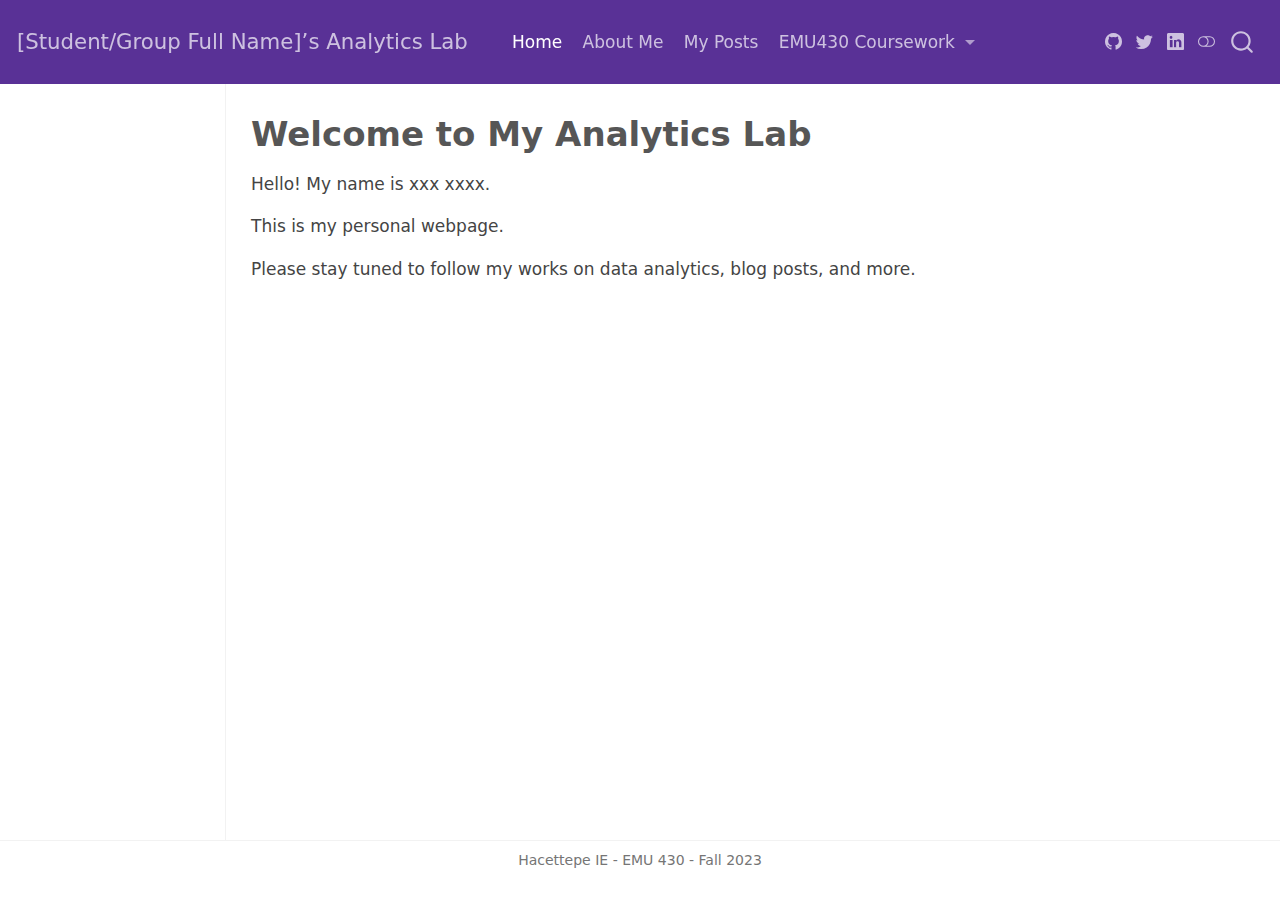
<file: _site/index.html>
<!DOCTYPE html>
<html xmlns="http://www.w3.org/1999/xhtml" lang="en" xml:lang="en"><head>

<meta charset="utf-8">
<meta name="generator" content="quarto-1.3.450">

<meta name="viewport" content="width=device-width, initial-scale=1.0, user-scalable=yes">


<title>[Student/Group Full Name]’s Analytics Lab - Welcome to My Analytics Lab</title>
<style>
code{white-space: pre-wrap;}
span.smallcaps{font-variant: small-caps;}
div.columns{display: flex; gap: min(4vw, 1.5em);}
div.column{flex: auto; overflow-x: auto;}
div.hanging-indent{margin-left: 1.5em; text-indent: -1.5em;}
ul.task-list{list-style: none;}
ul.task-list li input[type="checkbox"] {
  width: 0.8em;
  margin: 0 0.8em 0.2em -1em; /* quarto-specific, see https://github.com/quarto-dev/quarto-cli/issues/4556 */ 
  vertical-align: middle;
}
</style>


<script src="site_libs/quarto-nav/quarto-nav.js"></script>
<script src="site_libs/quarto-nav/headroom.min.js"></script>
<script src="site_libs/clipboard/clipboard.min.js"></script>
<script src="site_libs/quarto-search/autocomplete.umd.js"></script>
<script src="site_libs/quarto-search/fuse.min.js"></script>
<script src="site_libs/quarto-search/quarto-search.js"></script>
<meta name="quarto:offset" content="./">
<script src="site_libs/quarto-html/quarto.js"></script>
<script src="site_libs/quarto-html/popper.min.js"></script>
<script src="site_libs/quarto-html/tippy.umd.min.js"></script>
<script src="site_libs/quarto-html/anchor.min.js"></script>
<link href="site_libs/quarto-html/tippy.css" rel="stylesheet">
<link href="site_libs/quarto-html/quarto-syntax-highlighting.css" rel="stylesheet" class="quarto-color-scheme" id="quarto-text-highlighting-styles">
<link href="site_libs/quarto-html/quarto-syntax-highlighting-dark.css" rel="prefetch" class="quarto-color-scheme quarto-color-alternate" id="quarto-text-highlighting-styles">
<script src="site_libs/bootstrap/bootstrap.min.js"></script>
<link href="site_libs/bootstrap/bootstrap-icons.css" rel="stylesheet">
<link href="site_libs/bootstrap/bootstrap.min.css" rel="stylesheet" class="quarto-color-scheme" id="quarto-bootstrap" data-mode="light">
<link href="site_libs/bootstrap/bootstrap-dark.min.css" rel="prefetch" class="quarto-color-scheme quarto-color-alternate" id="quarto-bootstrap" data-mode="dark">
<script id="quarto-search-options" type="application/json">{
  "location": "navbar",
  "copy-button": false,
  "collapse-after": 3,
  "panel-placement": "end",
  "type": "overlay",
  "limit": 20,
  "language": {
    "search-no-results-text": "No results",
    "search-matching-documents-text": "matching documents",
    "search-copy-link-title": "Copy link to search",
    "search-hide-matches-text": "Hide additional matches",
    "search-more-match-text": "more match in this document",
    "search-more-matches-text": "more matches in this document",
    "search-clear-button-title": "Clear",
    "search-detached-cancel-button-title": "Cancel",
    "search-submit-button-title": "Submit",
    "search-label": "Search"
  }
}</script>


<link rel="stylesheet" href="styles.css">
</head>

<body class="docked nav-fixed">

<div id="quarto-search-results"></div>
  <header id="quarto-header" class="headroom fixed-top">
    <nav class="navbar navbar-expand-lg navbar-dark ">
      <div class="navbar-container container-fluid">
      <div class="navbar-brand-container">
    <a class="navbar-brand" href="./index.html">
    <span class="navbar-title">[Student/Group Full Name]’s Analytics Lab</span>
    </a>
  </div>
            <div id="quarto-search" class="" title="Search"></div>
          <button class="navbar-toggler" type="button" data-bs-toggle="collapse" data-bs-target="#navbarCollapse" aria-controls="navbarCollapse" aria-expanded="false" aria-label="Toggle navigation" onclick="if (window.quartoToggleHeadroom) { window.quartoToggleHeadroom(); }">
  <span class="navbar-toggler-icon"></span>
</button>
          <div class="collapse navbar-collapse" id="navbarCollapse">
            <ul class="navbar-nav navbar-nav-scroll me-auto">
  <li class="nav-item">
    <a class="nav-link active" href="./index.html" rel="" target="" aria-current="page">
 <span class="menu-text">Home</span></a>
  </li>  
  <li class="nav-item">
    <a class="nav-link" href="./about.html" rel="" target="">
 <span class="menu-text">About Me</span></a>
  </li>  
  <li class="nav-item">
    <a class="nav-link" href="./posts.html" rel="" target="">
 <span class="menu-text">My Posts</span></a>
  </li>  
  <li class="nav-item dropdown ">
    <a class="nav-link dropdown-toggle" href="#" id="nav-menu-emu430-coursework" role="button" data-bs-toggle="dropdown" aria-expanded="false" rel="" target="">
 <span class="menu-text">EMU430 Coursework</span>
    </a>
    <ul class="dropdown-menu" aria-labelledby="nav-menu-emu430-coursework">    
        <li>
    <a class="dropdown-item" href="./assignments.html" rel="" target="">
 <span class="dropdown-text">Assignments</span></a>
  </li>  
        <li>
    <a class="dropdown-item" href="./project.html" rel="" target="">
 <span class="dropdown-text">Project</span></a>
  </li>  
    </ul>
  </li>
</ul>
            <div class="quarto-navbar-tools ms-auto tools-wide">
    <a href="https://twitter.com" rel="" title="" class="quarto-navigation-tool px-1" aria-label=""><i class="bi bi-github"></i></a>
    <a href="https://twitter.com" rel="" title="" class="quarto-navigation-tool px-1" aria-label=""><i class="bi bi-twitter"></i></a>
    <a href="https://linkedin.com" rel="" title="" class="quarto-navigation-tool px-1" aria-label=""><i class="bi bi-linkedin"></i></a>
  <a href="" class="quarto-color-scheme-toggle quarto-navigation-tool  px-1" onclick="window.quartoToggleColorScheme(); return false;" title="Toggle dark mode"><i class="bi"></i></a>
</div>
          </div> <!-- /navcollapse -->
      </div> <!-- /container-fluid -->
    </nav>
</header>
<!-- content -->
<div id="quarto-content" class="quarto-container page-columns page-rows-contents page-layout-article page-navbar">
<!-- sidebar -->
  <nav id="quarto-sidebar" class="sidebar collapse collapse-horizontal sidebar-navigation docked overflow-auto">
    
</nav>
<div id="quarto-sidebar-glass" data-bs-toggle="collapse" data-bs-target="#quarto-sidebar,#quarto-sidebar-glass"></div>
<!-- margin-sidebar -->
    <div id="quarto-margin-sidebar" class="sidebar margin-sidebar">
    </div>
<!-- main -->
<main class="content" id="quarto-document-content">

<header id="title-block-header" class="quarto-title-block default">
<div class="quarto-title">
<h1 class="title">Welcome to My Analytics Lab</h1>
</div>



<div class="quarto-title-meta">

    
  
    
  </div>
  

</header>

<p>Hello! My name is xxx xxxx.</p>
<p>This is my personal webpage.</p>
<p>Please stay tuned to follow my works on data analytics, blog posts, and more.</p>



<a onclick="window.scrollTo(0, 0); return false;" role="button" id="quarto-back-to-top"><i class="bi bi-arrow-up"></i> Back to top</a></main> <!-- /main -->
<script id="quarto-html-after-body" type="application/javascript">
window.document.addEventListener("DOMContentLoaded", function (event) {
  const toggleBodyColorMode = (bsSheetEl) => {
    const mode = bsSheetEl.getAttribute("data-mode");
    const bodyEl = window.document.querySelector("body");
    if (mode === "dark") {
      bodyEl.classList.add("quarto-dark");
      bodyEl.classList.remove("quarto-light");
    } else {
      bodyEl.classList.add("quarto-light");
      bodyEl.classList.remove("quarto-dark");
    }
  }
  const toggleBodyColorPrimary = () => {
    const bsSheetEl = window.document.querySelector("link#quarto-bootstrap");
    if (bsSheetEl) {
      toggleBodyColorMode(bsSheetEl);
    }
  }
  toggleBodyColorPrimary();  
  const disableStylesheet = (stylesheets) => {
    for (let i=0; i < stylesheets.length; i++) {
      const stylesheet = stylesheets[i];
      stylesheet.rel = 'prefetch';
    }
  }
  const enableStylesheet = (stylesheets) => {
    for (let i=0; i < stylesheets.length; i++) {
      const stylesheet = stylesheets[i];
      stylesheet.rel = 'stylesheet';
    }
  }
  const manageTransitions = (selector, allowTransitions) => {
    const els = window.document.querySelectorAll(selector);
    for (let i=0; i < els.length; i++) {
      const el = els[i];
      if (allowTransitions) {
        el.classList.remove('notransition');
      } else {
        el.classList.add('notransition');
      }
    }
  }
  const toggleColorMode = (alternate) => {
    // Switch the stylesheets
    const alternateStylesheets = window.document.querySelectorAll('link.quarto-color-scheme.quarto-color-alternate');
    manageTransitions('#quarto-margin-sidebar .nav-link', false);
    if (alternate) {
      enableStylesheet(alternateStylesheets);
      for (const sheetNode of alternateStylesheets) {
        if (sheetNode.id === "quarto-bootstrap") {
          toggleBodyColorMode(sheetNode);
        }
      }
    } else {
      disableStylesheet(alternateStylesheets);
      toggleBodyColorPrimary();
    }
    manageTransitions('#quarto-margin-sidebar .nav-link', true);
    // Switch the toggles
    const toggles = window.document.querySelectorAll('.quarto-color-scheme-toggle');
    for (let i=0; i < toggles.length; i++) {
      const toggle = toggles[i];
      if (toggle) {
        if (alternate) {
          toggle.classList.add("alternate");     
        } else {
          toggle.classList.remove("alternate");
        }
      }
    }
    // Hack to workaround the fact that safari doesn't
    // properly recolor the scrollbar when toggling (#1455)
    if (navigator.userAgent.indexOf('Safari') > 0 && navigator.userAgent.indexOf('Chrome') == -1) {
      manageTransitions("body", false);
      window.scrollTo(0, 1);
      setTimeout(() => {
        window.scrollTo(0, 0);
        manageTransitions("body", true);
      }, 40);  
    }
  }
  const isFileUrl = () => { 
    return window.location.protocol === 'file:';
  }
  const hasAlternateSentinel = () => {  
    let styleSentinel = getColorSchemeSentinel();
    if (styleSentinel !== null) {
      return styleSentinel === "alternate";
    } else {
      return false;
    }
  }
  const setStyleSentinel = (alternate) => {
    const value = alternate ? "alternate" : "default";
    if (!isFileUrl()) {
      window.localStorage.setItem("quarto-color-scheme", value);
    } else {
      localAlternateSentinel = value;
    }
  }
  const getColorSchemeSentinel = () => {
    if (!isFileUrl()) {
      const storageValue = window.localStorage.getItem("quarto-color-scheme");
      return storageValue != null ? storageValue : localAlternateSentinel;
    } else {
      return localAlternateSentinel;
    }
  }
  let localAlternateSentinel = 'default';
  // Dark / light mode switch
  window.quartoToggleColorScheme = () => {
    // Read the current dark / light value 
    let toAlternate = !hasAlternateSentinel();
    toggleColorMode(toAlternate);
    setStyleSentinel(toAlternate);
  };
  // Ensure there is a toggle, if there isn't float one in the top right
  if (window.document.querySelector('.quarto-color-scheme-toggle') === null) {
    const a = window.document.createElement('a');
    a.classList.add('top-right');
    a.classList.add('quarto-color-scheme-toggle');
    a.href = "";
    a.onclick = function() { try { window.quartoToggleColorScheme(); } catch {} return false; };
    const i = window.document.createElement("i");
    i.classList.add('bi');
    a.appendChild(i);
    window.document.body.appendChild(a);
  }
  // Switch to dark mode if need be
  if (hasAlternateSentinel()) {
    toggleColorMode(true);
  } else {
    toggleColorMode(false);
  }
  const icon = "";
  const anchorJS = new window.AnchorJS();
  anchorJS.options = {
    placement: 'right',
    icon: icon
  };
  anchorJS.add('.anchored');
  const isCodeAnnotation = (el) => {
    for (const clz of el.classList) {
      if (clz.startsWith('code-annotation-')) {                     
        return true;
      }
    }
    return false;
  }
  const clipboard = new window.ClipboardJS('.code-copy-button', {
    text: function(trigger) {
      const codeEl = trigger.previousElementSibling.cloneNode(true);
      for (const childEl of codeEl.children) {
        if (isCodeAnnotation(childEl)) {
          childEl.remove();
        }
      }
      return codeEl.innerText;
    }
  });
  clipboard.on('success', function(e) {
    // button target
    const button = e.trigger;
    // don't keep focus
    button.blur();
    // flash "checked"
    button.classList.add('code-copy-button-checked');
    var currentTitle = button.getAttribute("title");
    button.setAttribute("title", "Copied!");
    let tooltip;
    if (window.bootstrap) {
      button.setAttribute("data-bs-toggle", "tooltip");
      button.setAttribute("data-bs-placement", "left");
      button.setAttribute("data-bs-title", "Copied!");
      tooltip = new bootstrap.Tooltip(button, 
        { trigger: "manual", 
          customClass: "code-copy-button-tooltip",
          offset: [0, -8]});
      tooltip.show();    
    }
    setTimeout(function() {
      if (tooltip) {
        tooltip.hide();
        button.removeAttribute("data-bs-title");
        button.removeAttribute("data-bs-toggle");
        button.removeAttribute("data-bs-placement");
      }
      button.setAttribute("title", currentTitle);
      button.classList.remove('code-copy-button-checked');
    }, 1000);
    // clear code selection
    e.clearSelection();
  });
  function tippyHover(el, contentFn) {
    const config = {
      allowHTML: true,
      content: contentFn,
      maxWidth: 500,
      delay: 100,
      arrow: false,
      appendTo: function(el) {
          return el.parentElement;
      },
      interactive: true,
      interactiveBorder: 10,
      theme: 'quarto',
      placement: 'bottom-start'
    };
    window.tippy(el, config); 
  }
  const noterefs = window.document.querySelectorAll('a[role="doc-noteref"]');
  for (var i=0; i<noterefs.length; i++) {
    const ref = noterefs[i];
    tippyHover(ref, function() {
      // use id or data attribute instead here
      let href = ref.getAttribute('data-footnote-href') || ref.getAttribute('href');
      try { href = new URL(href).hash; } catch {}
      const id = href.replace(/^#\/?/, "");
      const note = window.document.getElementById(id);
      return note.innerHTML;
    });
  }
      let selectedAnnoteEl;
      const selectorForAnnotation = ( cell, annotation) => {
        let cellAttr = 'data-code-cell="' + cell + '"';
        let lineAttr = 'data-code-annotation="' +  annotation + '"';
        const selector = 'span[' + cellAttr + '][' + lineAttr + ']';
        return selector;
      }
      const selectCodeLines = (annoteEl) => {
        const doc = window.document;
        const targetCell = annoteEl.getAttribute("data-target-cell");
        const targetAnnotation = annoteEl.getAttribute("data-target-annotation");
        const annoteSpan = window.document.querySelector(selectorForAnnotation(targetCell, targetAnnotation));
        const lines = annoteSpan.getAttribute("data-code-lines").split(",");
        const lineIds = lines.map((line) => {
          return targetCell + "-" + line;
        })
        let top = null;
        let height = null;
        let parent = null;
        if (lineIds.length > 0) {
            //compute the position of the single el (top and bottom and make a div)
            const el = window.document.getElementById(lineIds[0]);
            top = el.offsetTop;
            height = el.offsetHeight;
            parent = el.parentElement.parentElement;
          if (lineIds.length > 1) {
            const lastEl = window.document.getElementById(lineIds[lineIds.length - 1]);
            const bottom = lastEl.offsetTop + lastEl.offsetHeight;
            height = bottom - top;
          }
          if (top !== null && height !== null && parent !== null) {
            // cook up a div (if necessary) and position it 
            let div = window.document.getElementById("code-annotation-line-highlight");
            if (div === null) {
              div = window.document.createElement("div");
              div.setAttribute("id", "code-annotation-line-highlight");
              div.style.position = 'absolute';
              parent.appendChild(div);
            }
            div.style.top = top - 2 + "px";
            div.style.height = height + 4 + "px";
            let gutterDiv = window.document.getElementById("code-annotation-line-highlight-gutter");
            if (gutterDiv === null) {
              gutterDiv = window.document.createElement("div");
              gutterDiv.setAttribute("id", "code-annotation-line-highlight-gutter");
              gutterDiv.style.position = 'absolute';
              const codeCell = window.document.getElementById(targetCell);
              const gutter = codeCell.querySelector('.code-annotation-gutter');
              gutter.appendChild(gutterDiv);
            }
            gutterDiv.style.top = top - 2 + "px";
            gutterDiv.style.height = height + 4 + "px";
          }
          selectedAnnoteEl = annoteEl;
        }
      };
      const unselectCodeLines = () => {
        const elementsIds = ["code-annotation-line-highlight", "code-annotation-line-highlight-gutter"];
        elementsIds.forEach((elId) => {
          const div = window.document.getElementById(elId);
          if (div) {
            div.remove();
          }
        });
        selectedAnnoteEl = undefined;
      };
      // Attach click handler to the DT
      const annoteDls = window.document.querySelectorAll('dt[data-target-cell]');
      for (const annoteDlNode of annoteDls) {
        annoteDlNode.addEventListener('click', (event) => {
          const clickedEl = event.target;
          if (clickedEl !== selectedAnnoteEl) {
            unselectCodeLines();
            const activeEl = window.document.querySelector('dt[data-target-cell].code-annotation-active');
            if (activeEl) {
              activeEl.classList.remove('code-annotation-active');
            }
            selectCodeLines(clickedEl);
            clickedEl.classList.add('code-annotation-active');
          } else {
            // Unselect the line
            unselectCodeLines();
            clickedEl.classList.remove('code-annotation-active');
          }
        });
      }
  const findCites = (el) => {
    const parentEl = el.parentElement;
    if (parentEl) {
      const cites = parentEl.dataset.cites;
      if (cites) {
        return {
          el,
          cites: cites.split(' ')
        };
      } else {
        return findCites(el.parentElement)
      }
    } else {
      return undefined;
    }
  };
  var bibliorefs = window.document.querySelectorAll('a[role="doc-biblioref"]');
  for (var i=0; i<bibliorefs.length; i++) {
    const ref = bibliorefs[i];
    const citeInfo = findCites(ref);
    if (citeInfo) {
      tippyHover(citeInfo.el, function() {
        var popup = window.document.createElement('div');
        citeInfo.cites.forEach(function(cite) {
          var citeDiv = window.document.createElement('div');
          citeDiv.classList.add('hanging-indent');
          citeDiv.classList.add('csl-entry');
          var biblioDiv = window.document.getElementById('ref-' + cite);
          if (biblioDiv) {
            citeDiv.innerHTML = biblioDiv.innerHTML;
          }
          popup.appendChild(citeDiv);
        });
        return popup.innerHTML;
      });
    }
  }
});
</script>
</div> <!-- /content -->
<footer class="footer">
  <div class="nav-footer">
    <div class="nav-footer-left">
      &nbsp;
    </div>   
    <div class="nav-footer-center">Hacettepe IE - EMU 430 - Fall 2023</div>
    <div class="nav-footer-right">
      &nbsp;
    </div>
  </div>
</footer>



</body></html>
</file>
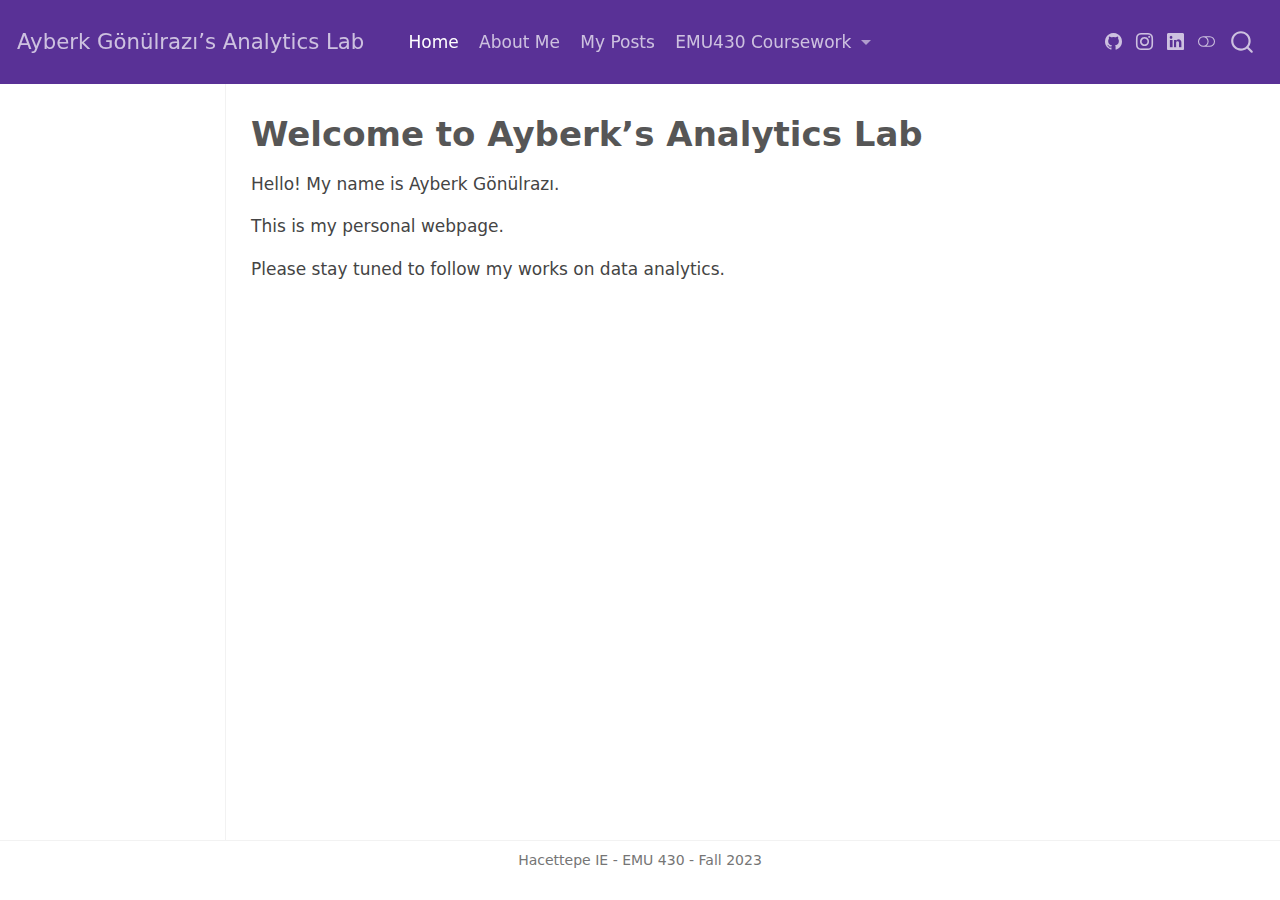
<file: docs/index.html>
<!DOCTYPE html>
<html xmlns="http://www.w3.org/1999/xhtml" lang="en" xml:lang="en"><head>

<meta charset="utf-8">
<meta name="generator" content="quarto-1.3.450">

<meta name="viewport" content="width=device-width, initial-scale=1.0, user-scalable=yes">


<title>Ayberk Gönülrazı’s Analytics Lab - Welcome to Ayberk’s Analytics Lab</title>
<style>
code{white-space: pre-wrap;}
span.smallcaps{font-variant: small-caps;}
div.columns{display: flex; gap: min(4vw, 1.5em);}
div.column{flex: auto; overflow-x: auto;}
div.hanging-indent{margin-left: 1.5em; text-indent: -1.5em;}
ul.task-list{list-style: none;}
ul.task-list li input[type="checkbox"] {
  width: 0.8em;
  margin: 0 0.8em 0.2em -1em; /* quarto-specific, see https://github.com/quarto-dev/quarto-cli/issues/4556 */ 
  vertical-align: middle;
}
</style>


<script src="site_libs/quarto-nav/quarto-nav.js"></script>
<script src="site_libs/quarto-nav/headroom.min.js"></script>
<script src="site_libs/clipboard/clipboard.min.js"></script>
<script src="site_libs/quarto-search/autocomplete.umd.js"></script>
<script src="site_libs/quarto-search/fuse.min.js"></script>
<script src="site_libs/quarto-search/quarto-search.js"></script>
<meta name="quarto:offset" content="./">
<script src="site_libs/quarto-html/quarto.js"></script>
<script src="site_libs/quarto-html/popper.min.js"></script>
<script src="site_libs/quarto-html/tippy.umd.min.js"></script>
<script src="site_libs/quarto-html/anchor.min.js"></script>
<link href="site_libs/quarto-html/tippy.css" rel="stylesheet">
<link href="site_libs/quarto-html/quarto-syntax-highlighting.css" rel="stylesheet" class="quarto-color-scheme" id="quarto-text-highlighting-styles">
<link href="site_libs/quarto-html/quarto-syntax-highlighting-dark.css" rel="prefetch" class="quarto-color-scheme quarto-color-alternate" id="quarto-text-highlighting-styles">
<script src="site_libs/bootstrap/bootstrap.min.js"></script>
<link href="site_libs/bootstrap/bootstrap-icons.css" rel="stylesheet">
<link href="site_libs/bootstrap/bootstrap.min.css" rel="stylesheet" class="quarto-color-scheme" id="quarto-bootstrap" data-mode="light">
<link href="site_libs/bootstrap/bootstrap-dark.min.css" rel="prefetch" class="quarto-color-scheme quarto-color-alternate" id="quarto-bootstrap" data-mode="dark">
<script id="quarto-search-options" type="application/json">{
  "location": "navbar",
  "copy-button": false,
  "collapse-after": 3,
  "panel-placement": "end",
  "type": "overlay",
  "limit": 20,
  "language": {
    "search-no-results-text": "No results",
    "search-matching-documents-text": "matching documents",
    "search-copy-link-title": "Copy link to search",
    "search-hide-matches-text": "Hide additional matches",
    "search-more-match-text": "more match in this document",
    "search-more-matches-text": "more matches in this document",
    "search-clear-button-title": "Clear",
    "search-detached-cancel-button-title": "Cancel",
    "search-submit-button-title": "Submit",
    "search-label": "Search"
  }
}</script>


<link rel="stylesheet" href="styles.css">
</head>

<body class="docked nav-fixed">

<div id="quarto-search-results"></div>
  <header id="quarto-header" class="headroom fixed-top">
    <nav class="navbar navbar-expand-lg navbar-dark ">
      <div class="navbar-container container-fluid">
      <div class="navbar-brand-container">
    <a class="navbar-brand" href="./index.html">
    <span class="navbar-title">Ayberk Gönülrazı’s Analytics Lab</span>
    </a>
  </div>
            <div id="quarto-search" class="" title="Search"></div>
          <button class="navbar-toggler" type="button" data-bs-toggle="collapse" data-bs-target="#navbarCollapse" aria-controls="navbarCollapse" aria-expanded="false" aria-label="Toggle navigation" onclick="if (window.quartoToggleHeadroom) { window.quartoToggleHeadroom(); }">
  <span class="navbar-toggler-icon"></span>
</button>
          <div class="collapse navbar-collapse" id="navbarCollapse">
            <ul class="navbar-nav navbar-nav-scroll me-auto">
  <li class="nav-item">
    <a class="nav-link active" href="./index.html" rel="" target="" aria-current="page">
 <span class="menu-text">Home</span></a>
  </li>  
  <li class="nav-item">
    <a class="nav-link" href="./about.html" rel="" target="">
 <span class="menu-text">About Me</span></a>
  </li>  
  <li class="nav-item">
    <a class="nav-link" href="./posts.html" rel="" target="">
 <span class="menu-text">My Posts</span></a>
  </li>  
  <li class="nav-item dropdown ">
    <a class="nav-link dropdown-toggle" href="#" id="nav-menu-emu430-coursework" role="button" data-bs-toggle="dropdown" aria-expanded="false" rel="" target="">
 <span class="menu-text">EMU430 Coursework</span>
    </a>
    <ul class="dropdown-menu" aria-labelledby="nav-menu-emu430-coursework">    
        <li>
    <a class="dropdown-item" href="./assignments.html" rel="" target="">
 <span class="dropdown-text">Assignments</span></a>
  </li>  
        <li>
    <a class="dropdown-item" href="./project.html" rel="" target="">
 <span class="dropdown-text">Project</span></a>
  </li>  
    </ul>
  </li>
</ul>
            <div class="quarto-navbar-tools ms-auto tools-wide">
    <a href="https://github.com/ayberkgnlraz" rel="" title="" class="quarto-navigation-tool px-1" aria-label=""><i class="bi bi-github"></i></a>
    <a href="https://www.instagram.com/ayberkgnlraz/" rel="" title="" class="quarto-navigation-tool px-1" aria-label=""><i class="bi bi-instagram"></i></a>
    <a href="https://www.linkedin.com/in/ayberk-g%C3%B6n%C3%BClraz%C4%B1-50a1141b7/" rel="" title="" class="quarto-navigation-tool px-1" aria-label=""><i class="bi bi-linkedin"></i></a>
  <a href="" class="quarto-color-scheme-toggle quarto-navigation-tool  px-1" onclick="window.quartoToggleColorScheme(); return false;" title="Toggle dark mode"><i class="bi"></i></a>
</div>
          </div> <!-- /navcollapse -->
      </div> <!-- /container-fluid -->
    </nav>
</header>
<!-- content -->
<div id="quarto-content" class="quarto-container page-columns page-rows-contents page-layout-article page-navbar">
<!-- sidebar -->
  <nav id="quarto-sidebar" class="sidebar collapse collapse-horizontal sidebar-navigation docked overflow-auto">
    
</nav>
<div id="quarto-sidebar-glass" data-bs-toggle="collapse" data-bs-target="#quarto-sidebar,#quarto-sidebar-glass"></div>
<!-- margin-sidebar -->
    <div id="quarto-margin-sidebar" class="sidebar margin-sidebar">
    </div>
<!-- main -->
<main class="content" id="quarto-document-content">

<header id="title-block-header" class="quarto-title-block default">
<div class="quarto-title">
<h1 class="title">Welcome to Ayberk’s Analytics Lab</h1>
</div>



<div class="quarto-title-meta">

    
  
    
  </div>
  

</header>

<p>Hello! My name is Ayberk Gönülrazı.</p>
<p>This is my personal webpage.</p>
<p>Please stay tuned to follow my works on data analytics.</p>



<a onclick="window.scrollTo(0, 0); return false;" role="button" id="quarto-back-to-top"><i class="bi bi-arrow-up"></i> Back to top</a></main> <!-- /main -->
<script id="quarto-html-after-body" type="application/javascript">
window.document.addEventListener("DOMContentLoaded", function (event) {
  const toggleBodyColorMode = (bsSheetEl) => {
    const mode = bsSheetEl.getAttribute("data-mode");
    const bodyEl = window.document.querySelector("body");
    if (mode === "dark") {
      bodyEl.classList.add("quarto-dark");
      bodyEl.classList.remove("quarto-light");
    } else {
      bodyEl.classList.add("quarto-light");
      bodyEl.classList.remove("quarto-dark");
    }
  }
  const toggleBodyColorPrimary = () => {
    const bsSheetEl = window.document.querySelector("link#quarto-bootstrap");
    if (bsSheetEl) {
      toggleBodyColorMode(bsSheetEl);
    }
  }
  toggleBodyColorPrimary();  
  const disableStylesheet = (stylesheets) => {
    for (let i=0; i < stylesheets.length; i++) {
      const stylesheet = stylesheets[i];
      stylesheet.rel = 'prefetch';
    }
  }
  const enableStylesheet = (stylesheets) => {
    for (let i=0; i < stylesheets.length; i++) {
      const stylesheet = stylesheets[i];
      stylesheet.rel = 'stylesheet';
    }
  }
  const manageTransitions = (selector, allowTransitions) => {
    const els = window.document.querySelectorAll(selector);
    for (let i=0; i < els.length; i++) {
      const el = els[i];
      if (allowTransitions) {
        el.classList.remove('notransition');
      } else {
        el.classList.add('notransition');
      }
    }
  }
  const toggleColorMode = (alternate) => {
    // Switch the stylesheets
    const alternateStylesheets = window.document.querySelectorAll('link.quarto-color-scheme.quarto-color-alternate');
    manageTransitions('#quarto-margin-sidebar .nav-link', false);
    if (alternate) {
      enableStylesheet(alternateStylesheets);
      for (const sheetNode of alternateStylesheets) {
        if (sheetNode.id === "quarto-bootstrap") {
          toggleBodyColorMode(sheetNode);
        }
      }
    } else {
      disableStylesheet(alternateStylesheets);
      toggleBodyColorPrimary();
    }
    manageTransitions('#quarto-margin-sidebar .nav-link', true);
    // Switch the toggles
    const toggles = window.document.querySelectorAll('.quarto-color-scheme-toggle');
    for (let i=0; i < toggles.length; i++) {
      const toggle = toggles[i];
      if (toggle) {
        if (alternate) {
          toggle.classList.add("alternate");     
        } else {
          toggle.classList.remove("alternate");
        }
      }
    }
    // Hack to workaround the fact that safari doesn't
    // properly recolor the scrollbar when toggling (#1455)
    if (navigator.userAgent.indexOf('Safari') > 0 && navigator.userAgent.indexOf('Chrome') == -1) {
      manageTransitions("body", false);
      window.scrollTo(0, 1);
      setTimeout(() => {
        window.scrollTo(0, 0);
        manageTransitions("body", true);
      }, 40);  
    }
  }
  const isFileUrl = () => { 
    return window.location.protocol === 'file:';
  }
  const hasAlternateSentinel = () => {  
    let styleSentinel = getColorSchemeSentinel();
    if (styleSentinel !== null) {
      return styleSentinel === "alternate";
    } else {
      return false;
    }
  }
  const setStyleSentinel = (alternate) => {
    const value = alternate ? "alternate" : "default";
    if (!isFileUrl()) {
      window.localStorage.setItem("quarto-color-scheme", value);
    } else {
      localAlternateSentinel = value;
    }
  }
  const getColorSchemeSentinel = () => {
    if (!isFileUrl()) {
      const storageValue = window.localStorage.getItem("quarto-color-scheme");
      return storageValue != null ? storageValue : localAlternateSentinel;
    } else {
      return localAlternateSentinel;
    }
  }
  let localAlternateSentinel = 'default';
  // Dark / light mode switch
  window.quartoToggleColorScheme = () => {
    // Read the current dark / light value 
    let toAlternate = !hasAlternateSentinel();
    toggleColorMode(toAlternate);
    setStyleSentinel(toAlternate);
  };
  // Ensure there is a toggle, if there isn't float one in the top right
  if (window.document.querySelector('.quarto-color-scheme-toggle') === null) {
    const a = window.document.createElement('a');
    a.classList.add('top-right');
    a.classList.add('quarto-color-scheme-toggle');
    a.href = "";
    a.onclick = function() { try { window.quartoToggleColorScheme(); } catch {} return false; };
    const i = window.document.createElement("i");
    i.classList.add('bi');
    a.appendChild(i);
    window.document.body.appendChild(a);
  }
  // Switch to dark mode if need be
  if (hasAlternateSentinel()) {
    toggleColorMode(true);
  } else {
    toggleColorMode(false);
  }
  const icon = "";
  const anchorJS = new window.AnchorJS();
  anchorJS.options = {
    placement: 'right',
    icon: icon
  };
  anchorJS.add('.anchored');
  const isCodeAnnotation = (el) => {
    for (const clz of el.classList) {
      if (clz.startsWith('code-annotation-')) {                     
        return true;
      }
    }
    return false;
  }
  const clipboard = new window.ClipboardJS('.code-copy-button', {
    text: function(trigger) {
      const codeEl = trigger.previousElementSibling.cloneNode(true);
      for (const childEl of codeEl.children) {
        if (isCodeAnnotation(childEl)) {
          childEl.remove();
        }
      }
      return codeEl.innerText;
    }
  });
  clipboard.on('success', function(e) {
    // button target
    const button = e.trigger;
    // don't keep focus
    button.blur();
    // flash "checked"
    button.classList.add('code-copy-button-checked');
    var currentTitle = button.getAttribute("title");
    button.setAttribute("title", "Copied!");
    let tooltip;
    if (window.bootstrap) {
      button.setAttribute("data-bs-toggle", "tooltip");
      button.setAttribute("data-bs-placement", "left");
      button.setAttribute("data-bs-title", "Copied!");
      tooltip = new bootstrap.Tooltip(button, 
        { trigger: "manual", 
          customClass: "code-copy-button-tooltip",
          offset: [0, -8]});
      tooltip.show();    
    }
    setTimeout(function() {
      if (tooltip) {
        tooltip.hide();
        button.removeAttribute("data-bs-title");
        button.removeAttribute("data-bs-toggle");
        button.removeAttribute("data-bs-placement");
      }
      button.setAttribute("title", currentTitle);
      button.classList.remove('code-copy-button-checked');
    }, 1000);
    // clear code selection
    e.clearSelection();
  });
  function tippyHover(el, contentFn) {
    const config = {
      allowHTML: true,
      content: contentFn,
      maxWidth: 500,
      delay: 100,
      arrow: false,
      appendTo: function(el) {
          return el.parentElement;
      },
      interactive: true,
      interactiveBorder: 10,
      theme: 'quarto',
      placement: 'bottom-start'
    };
    window.tippy(el, config); 
  }
  const noterefs = window.document.querySelectorAll('a[role="doc-noteref"]');
  for (var i=0; i<noterefs.length; i++) {
    const ref = noterefs[i];
    tippyHover(ref, function() {
      // use id or data attribute instead here
      let href = ref.getAttribute('data-footnote-href') || ref.getAttribute('href');
      try { href = new URL(href).hash; } catch {}
      const id = href.replace(/^#\/?/, "");
      const note = window.document.getElementById(id);
      return note.innerHTML;
    });
  }
      let selectedAnnoteEl;
      const selectorForAnnotation = ( cell, annotation) => {
        let cellAttr = 'data-code-cell="' + cell + '"';
        let lineAttr = 'data-code-annotation="' +  annotation + '"';
        const selector = 'span[' + cellAttr + '][' + lineAttr + ']';
        return selector;
      }
      const selectCodeLines = (annoteEl) => {
        const doc = window.document;
        const targetCell = annoteEl.getAttribute("data-target-cell");
        const targetAnnotation = annoteEl.getAttribute("data-target-annotation");
        const annoteSpan = window.document.querySelector(selectorForAnnotation(targetCell, targetAnnotation));
        const lines = annoteSpan.getAttribute("data-code-lines").split(",");
        const lineIds = lines.map((line) => {
          return targetCell + "-" + line;
        })
        let top = null;
        let height = null;
        let parent = null;
        if (lineIds.length > 0) {
            //compute the position of the single el (top and bottom and make a div)
            const el = window.document.getElementById(lineIds[0]);
            top = el.offsetTop;
            height = el.offsetHeight;
            parent = el.parentElement.parentElement;
          if (lineIds.length > 1) {
            const lastEl = window.document.getElementById(lineIds[lineIds.length - 1]);
            const bottom = lastEl.offsetTop + lastEl.offsetHeight;
            height = bottom - top;
          }
          if (top !== null && height !== null && parent !== null) {
            // cook up a div (if necessary) and position it 
            let div = window.document.getElementById("code-annotation-line-highlight");
            if (div === null) {
              div = window.document.createElement("div");
              div.setAttribute("id", "code-annotation-line-highlight");
              div.style.position = 'absolute';
              parent.appendChild(div);
            }
            div.style.top = top - 2 + "px";
            div.style.height = height + 4 + "px";
            let gutterDiv = window.document.getElementById("code-annotation-line-highlight-gutter");
            if (gutterDiv === null) {
              gutterDiv = window.document.createElement("div");
              gutterDiv.setAttribute("id", "code-annotation-line-highlight-gutter");
              gutterDiv.style.position = 'absolute';
              const codeCell = window.document.getElementById(targetCell);
              const gutter = codeCell.querySelector('.code-annotation-gutter');
              gutter.appendChild(gutterDiv);
            }
            gutterDiv.style.top = top - 2 + "px";
            gutterDiv.style.height = height + 4 + "px";
          }
          selectedAnnoteEl = annoteEl;
        }
      };
      const unselectCodeLines = () => {
        const elementsIds = ["code-annotation-line-highlight", "code-annotation-line-highlight-gutter"];
        elementsIds.forEach((elId) => {
          const div = window.document.getElementById(elId);
          if (div) {
            div.remove();
          }
        });
        selectedAnnoteEl = undefined;
      };
      // Attach click handler to the DT
      const annoteDls = window.document.querySelectorAll('dt[data-target-cell]');
      for (const annoteDlNode of annoteDls) {
        annoteDlNode.addEventListener('click', (event) => {
          const clickedEl = event.target;
          if (clickedEl !== selectedAnnoteEl) {
            unselectCodeLines();
            const activeEl = window.document.querySelector('dt[data-target-cell].code-annotation-active');
            if (activeEl) {
              activeEl.classList.remove('code-annotation-active');
            }
            selectCodeLines(clickedEl);
            clickedEl.classList.add('code-annotation-active');
          } else {
            // Unselect the line
            unselectCodeLines();
            clickedEl.classList.remove('code-annotation-active');
          }
        });
      }
  const findCites = (el) => {
    const parentEl = el.parentElement;
    if (parentEl) {
      const cites = parentEl.dataset.cites;
      if (cites) {
        return {
          el,
          cites: cites.split(' ')
        };
      } else {
        return findCites(el.parentElement)
      }
    } else {
      return undefined;
    }
  };
  var bibliorefs = window.document.querySelectorAll('a[role="doc-biblioref"]');
  for (var i=0; i<bibliorefs.length; i++) {
    const ref = bibliorefs[i];
    const citeInfo = findCites(ref);
    if (citeInfo) {
      tippyHover(citeInfo.el, function() {
        var popup = window.document.createElement('div');
        citeInfo.cites.forEach(function(cite) {
          var citeDiv = window.document.createElement('div');
          citeDiv.classList.add('hanging-indent');
          citeDiv.classList.add('csl-entry');
          var biblioDiv = window.document.getElementById('ref-' + cite);
          if (biblioDiv) {
            citeDiv.innerHTML = biblioDiv.innerHTML;
          }
          popup.appendChild(citeDiv);
        });
        return popup.innerHTML;
      });
    }
  }
});
</script>
</div> <!-- /content -->
<footer class="footer">
  <div class="nav-footer">
    <div class="nav-footer-left">
      &nbsp;
    </div>   
    <div class="nav-footer-center">Hacettepe IE - EMU 430 - Fall 2023</div>
    <div class="nav-footer-right">
      &nbsp;
    </div>
  </div>
</footer>



</body></html>
</file>
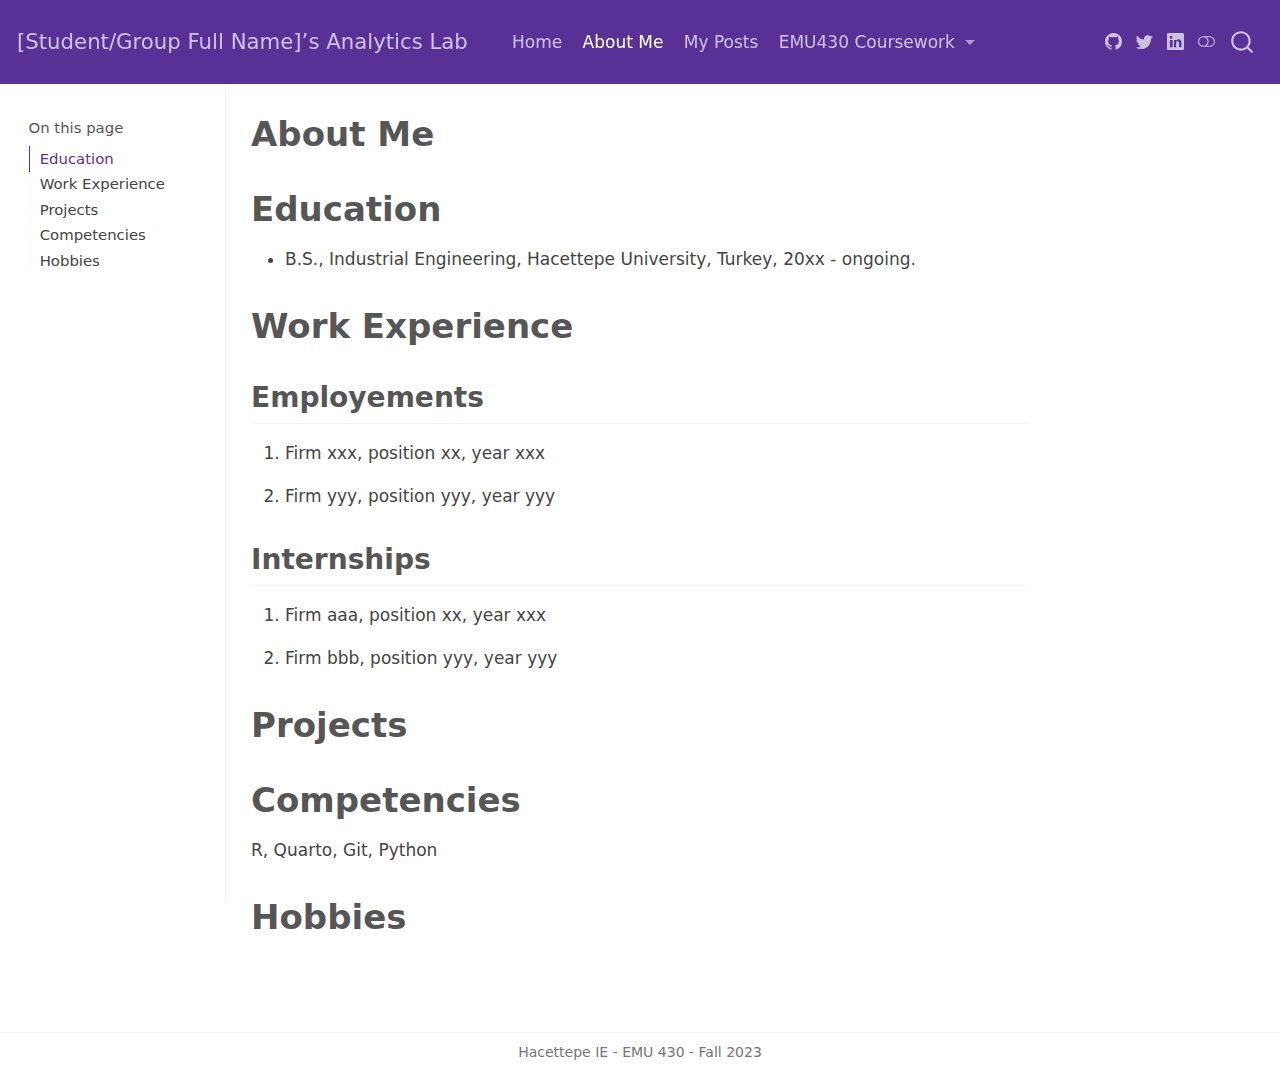
<file: _site/about.html>
<!DOCTYPE html>
<html xmlns="http://www.w3.org/1999/xhtml" lang="en" xml:lang="en"><head>

<meta charset="utf-8">
<meta name="generator" content="quarto-1.3.450">

<meta name="viewport" content="width=device-width, initial-scale=1.0, user-scalable=yes">


<title>[Student/Group Full Name]’s Analytics Lab - About Me</title>
<style>
code{white-space: pre-wrap;}
span.smallcaps{font-variant: small-caps;}
div.columns{display: flex; gap: min(4vw, 1.5em);}
div.column{flex: auto; overflow-x: auto;}
div.hanging-indent{margin-left: 1.5em; text-indent: -1.5em;}
ul.task-list{list-style: none;}
ul.task-list li input[type="checkbox"] {
  width: 0.8em;
  margin: 0 0.8em 0.2em -1em; /* quarto-specific, see https://github.com/quarto-dev/quarto-cli/issues/4556 */ 
  vertical-align: middle;
}
</style>


<script src="site_libs/quarto-nav/quarto-nav.js"></script>
<script src="site_libs/quarto-nav/headroom.min.js"></script>
<script src="site_libs/clipboard/clipboard.min.js"></script>
<script src="site_libs/quarto-search/autocomplete.umd.js"></script>
<script src="site_libs/quarto-search/fuse.min.js"></script>
<script src="site_libs/quarto-search/quarto-search.js"></script>
<meta name="quarto:offset" content="./">
<script src="site_libs/quarto-html/quarto.js"></script>
<script src="site_libs/quarto-html/popper.min.js"></script>
<script src="site_libs/quarto-html/tippy.umd.min.js"></script>
<script src="site_libs/quarto-html/anchor.min.js"></script>
<link href="site_libs/quarto-html/tippy.css" rel="stylesheet">
<link href="site_libs/quarto-html/quarto-syntax-highlighting.css" rel="stylesheet" class="quarto-color-scheme" id="quarto-text-highlighting-styles">
<link href="site_libs/quarto-html/quarto-syntax-highlighting-dark.css" rel="prefetch" class="quarto-color-scheme quarto-color-alternate" id="quarto-text-highlighting-styles">
<script src="site_libs/bootstrap/bootstrap.min.js"></script>
<link href="site_libs/bootstrap/bootstrap-icons.css" rel="stylesheet">
<link href="site_libs/bootstrap/bootstrap.min.css" rel="stylesheet" class="quarto-color-scheme" id="quarto-bootstrap" data-mode="light">
<link href="site_libs/bootstrap/bootstrap-dark.min.css" rel="prefetch" class="quarto-color-scheme quarto-color-alternate" id="quarto-bootstrap" data-mode="dark">
<script id="quarto-search-options" type="application/json">{
  "location": "navbar",
  "copy-button": false,
  "collapse-after": 3,
  "panel-placement": "end",
  "type": "overlay",
  "limit": 20,
  "language": {
    "search-no-results-text": "No results",
    "search-matching-documents-text": "matching documents",
    "search-copy-link-title": "Copy link to search",
    "search-hide-matches-text": "Hide additional matches",
    "search-more-match-text": "more match in this document",
    "search-more-matches-text": "more matches in this document",
    "search-clear-button-title": "Clear",
    "search-detached-cancel-button-title": "Cancel",
    "search-submit-button-title": "Submit",
    "search-label": "Search"
  }
}</script>


<link rel="stylesheet" href="styles.css">
</head>

<body class="docked nav-fixed">

<div id="quarto-search-results"></div>
  <header id="quarto-header" class="headroom fixed-top">
    <nav class="navbar navbar-expand-lg navbar-dark ">
      <div class="navbar-container container-fluid">
      <div class="navbar-brand-container">
    <a class="navbar-brand" href="./index.html">
    <span class="navbar-title">[Student/Group Full Name]’s Analytics Lab</span>
    </a>
  </div>
            <div id="quarto-search" class="" title="Search"></div>
          <button class="navbar-toggler" type="button" data-bs-toggle="collapse" data-bs-target="#navbarCollapse" aria-controls="navbarCollapse" aria-expanded="false" aria-label="Toggle navigation" onclick="if (window.quartoToggleHeadroom) { window.quartoToggleHeadroom(); }">
  <span class="navbar-toggler-icon"></span>
</button>
          <div class="collapse navbar-collapse" id="navbarCollapse">
            <ul class="navbar-nav navbar-nav-scroll me-auto">
  <li class="nav-item">
    <a class="nav-link" href="./index.html" rel="" target="">
 <span class="menu-text">Home</span></a>
  </li>  
  <li class="nav-item">
    <a class="nav-link active" href="./about.html" rel="" target="" aria-current="page">
 <span class="menu-text">About Me</span></a>
  </li>  
  <li class="nav-item">
    <a class="nav-link" href="./posts.html" rel="" target="">
 <span class="menu-text">My Posts</span></a>
  </li>  
  <li class="nav-item dropdown ">
    <a class="nav-link dropdown-toggle" href="#" id="nav-menu-emu430-coursework" role="button" data-bs-toggle="dropdown" aria-expanded="false" rel="" target="">
 <span class="menu-text">EMU430 Coursework</span>
    </a>
    <ul class="dropdown-menu" aria-labelledby="nav-menu-emu430-coursework">    
        <li>
    <a class="dropdown-item" href="./assignments.html" rel="" target="">
 <span class="dropdown-text">Assignments</span></a>
  </li>  
        <li>
    <a class="dropdown-item" href="./project.html" rel="" target="">
 <span class="dropdown-text">Project</span></a>
  </li>  
    </ul>
  </li>
</ul>
            <div class="quarto-navbar-tools ms-auto tools-wide">
    <a href="https://twitter.com" rel="" title="" class="quarto-navigation-tool px-1" aria-label=""><i class="bi bi-github"></i></a>
    <a href="https://twitter.com" rel="" title="" class="quarto-navigation-tool px-1" aria-label=""><i class="bi bi-twitter"></i></a>
    <a href="https://linkedin.com" rel="" title="" class="quarto-navigation-tool px-1" aria-label=""><i class="bi bi-linkedin"></i></a>
  <a href="" class="quarto-color-scheme-toggle quarto-navigation-tool  px-1" onclick="window.quartoToggleColorScheme(); return false;" title="Toggle dark mode"><i class="bi"></i></a>
</div>
          </div> <!-- /navcollapse -->
      </div> <!-- /container-fluid -->
    </nav>
</header>
<!-- content -->
<div id="quarto-content" class="quarto-container page-columns page-rows-contents page-layout-article page-navbar">
<!-- sidebar -->
  <nav id="quarto-sidebar" class="sidebar collapse collapse-horizontal sidebar-navigation docked overflow-auto">
    <nav id="TOC" role="doc-toc" class="toc-active">
    <h2 id="toc-title">On this page</h2>
   
  <ul>
  <li><a href="#education" id="toc-education" class="nav-link active" data-scroll-target="#education">Education</a></li>
  <li><a href="#work-experience" id="toc-work-experience" class="nav-link" data-scroll-target="#work-experience">Work Experience</a>
  <ul class="collapse">
  <li><a href="#employements" id="toc-employements" class="nav-link" data-scroll-target="#employements">Employements</a></li>
  <li><a href="#internships" id="toc-internships" class="nav-link" data-scroll-target="#internships">Internships</a></li>
  </ul></li>
  <li><a href="#projects" id="toc-projects" class="nav-link" data-scroll-target="#projects">Projects</a></li>
  <li><a href="#competencies" id="toc-competencies" class="nav-link" data-scroll-target="#competencies">Competencies</a></li>
  <li><a href="#hobbies" id="toc-hobbies" class="nav-link" data-scroll-target="#hobbies">Hobbies</a></li>
  </ul>
</nav>
</nav>
<div id="quarto-sidebar-glass" data-bs-toggle="collapse" data-bs-target="#quarto-sidebar,#quarto-sidebar-glass"></div>
<!-- margin-sidebar -->
    <div id="quarto-margin-sidebar" class="sidebar margin-sidebar">
    </div>
<!-- main -->
<main class="content" id="quarto-document-content">

<header id="title-block-header" class="quarto-title-block default">
<div class="quarto-title">
<h1 class="title">About Me</h1>
</div>



<div class="quarto-title-meta">

    
  
    
  </div>
  

</header>

<section id="education" class="level1">
<h1>Education</h1>
<ul>
<li>B.S., Industrial Engineering, Hacettepe University, Turkey, 20xx - ongoing.</li>
</ul>
</section>
<section id="work-experience" class="level1">
<h1>Work Experience</h1>
<section id="employements" class="level2">
<h2 class="anchored" data-anchor-id="employements">Employements</h2>
<ol type="1">
<li><p>Firm xxx, position xx, year xxx</p></li>
<li><p>Firm yyy, position yyy, year yyy</p></li>
</ol>
</section>
<section id="internships" class="level2">
<h2 class="anchored" data-anchor-id="internships">Internships</h2>
<ol type="1">
<li><p>Firm aaa, position xx, year xxx</p></li>
<li><p>Firm bbb, position yyy, year yyy</p></li>
</ol>
</section>
</section>
<section id="projects" class="level1">
<h1>Projects</h1>
</section>
<section id="competencies" class="level1">
<h1>Competencies</h1>
<p>R, Quarto, Git, Python</p>
</section>
<section id="hobbies" class="level1">
<h1>Hobbies</h1>


</section>

<a onclick="window.scrollTo(0, 0); return false;" role="button" id="quarto-back-to-top"><i class="bi bi-arrow-up"></i> Back to top</a></main> <!-- /main -->
<script id="quarto-html-after-body" type="application/javascript">
window.document.addEventListener("DOMContentLoaded", function (event) {
  const toggleBodyColorMode = (bsSheetEl) => {
    const mode = bsSheetEl.getAttribute("data-mode");
    const bodyEl = window.document.querySelector("body");
    if (mode === "dark") {
      bodyEl.classList.add("quarto-dark");
      bodyEl.classList.remove("quarto-light");
    } else {
      bodyEl.classList.add("quarto-light");
      bodyEl.classList.remove("quarto-dark");
    }
  }
  const toggleBodyColorPrimary = () => {
    const bsSheetEl = window.document.querySelector("link#quarto-bootstrap");
    if (bsSheetEl) {
      toggleBodyColorMode(bsSheetEl);
    }
  }
  toggleBodyColorPrimary();  
  const disableStylesheet = (stylesheets) => {
    for (let i=0; i < stylesheets.length; i++) {
      const stylesheet = stylesheets[i];
      stylesheet.rel = 'prefetch';
    }
  }
  const enableStylesheet = (stylesheets) => {
    for (let i=0; i < stylesheets.length; i++) {
      const stylesheet = stylesheets[i];
      stylesheet.rel = 'stylesheet';
    }
  }
  const manageTransitions = (selector, allowTransitions) => {
    const els = window.document.querySelectorAll(selector);
    for (let i=0; i < els.length; i++) {
      const el = els[i];
      if (allowTransitions) {
        el.classList.remove('notransition');
      } else {
        el.classList.add('notransition');
      }
    }
  }
  const toggleColorMode = (alternate) => {
    // Switch the stylesheets
    const alternateStylesheets = window.document.querySelectorAll('link.quarto-color-scheme.quarto-color-alternate');
    manageTransitions('#quarto-margin-sidebar .nav-link', false);
    if (alternate) {
      enableStylesheet(alternateStylesheets);
      for (const sheetNode of alternateStylesheets) {
        if (sheetNode.id === "quarto-bootstrap") {
          toggleBodyColorMode(sheetNode);
        }
      }
    } else {
      disableStylesheet(alternateStylesheets);
      toggleBodyColorPrimary();
    }
    manageTransitions('#quarto-margin-sidebar .nav-link', true);
    // Switch the toggles
    const toggles = window.document.querySelectorAll('.quarto-color-scheme-toggle');
    for (let i=0; i < toggles.length; i++) {
      const toggle = toggles[i];
      if (toggle) {
        if (alternate) {
          toggle.classList.add("alternate");     
        } else {
          toggle.classList.remove("alternate");
        }
      }
    }
    // Hack to workaround the fact that safari doesn't
    // properly recolor the scrollbar when toggling (#1455)
    if (navigator.userAgent.indexOf('Safari') > 0 && navigator.userAgent.indexOf('Chrome') == -1) {
      manageTransitions("body", false);
      window.scrollTo(0, 1);
      setTimeout(() => {
        window.scrollTo(0, 0);
        manageTransitions("body", true);
      }, 40);  
    }
  }
  const isFileUrl = () => { 
    return window.location.protocol === 'file:';
  }
  const hasAlternateSentinel = () => {  
    let styleSentinel = getColorSchemeSentinel();
    if (styleSentinel !== null) {
      return styleSentinel === "alternate";
    } else {
      return false;
    }
  }
  const setStyleSentinel = (alternate) => {
    const value = alternate ? "alternate" : "default";
    if (!isFileUrl()) {
      window.localStorage.setItem("quarto-color-scheme", value);
    } else {
      localAlternateSentinel = value;
    }
  }
  const getColorSchemeSentinel = () => {
    if (!isFileUrl()) {
      const storageValue = window.localStorage.getItem("quarto-color-scheme");
      return storageValue != null ? storageValue : localAlternateSentinel;
    } else {
      return localAlternateSentinel;
    }
  }
  let localAlternateSentinel = 'default';
  // Dark / light mode switch
  window.quartoToggleColorScheme = () => {
    // Read the current dark / light value 
    let toAlternate = !hasAlternateSentinel();
    toggleColorMode(toAlternate);
    setStyleSentinel(toAlternate);
  };
  // Ensure there is a toggle, if there isn't float one in the top right
  if (window.document.querySelector('.quarto-color-scheme-toggle') === null) {
    const a = window.document.createElement('a');
    a.classList.add('top-right');
    a.classList.add('quarto-color-scheme-toggle');
    a.href = "";
    a.onclick = function() { try { window.quartoToggleColorScheme(); } catch {} return false; };
    const i = window.document.createElement("i");
    i.classList.add('bi');
    a.appendChild(i);
    window.document.body.appendChild(a);
  }
  // Switch to dark mode if need be
  if (hasAlternateSentinel()) {
    toggleColorMode(true);
  } else {
    toggleColorMode(false);
  }
  const icon = "";
  const anchorJS = new window.AnchorJS();
  anchorJS.options = {
    placement: 'right',
    icon: icon
  };
  anchorJS.add('.anchored');
  const isCodeAnnotation = (el) => {
    for (const clz of el.classList) {
      if (clz.startsWith('code-annotation-')) {                     
        return true;
      }
    }
    return false;
  }
  const clipboard = new window.ClipboardJS('.code-copy-button', {
    text: function(trigger) {
      const codeEl = trigger.previousElementSibling.cloneNode(true);
      for (const childEl of codeEl.children) {
        if (isCodeAnnotation(childEl)) {
          childEl.remove();
        }
      }
      return codeEl.innerText;
    }
  });
  clipboard.on('success', function(e) {
    // button target
    const button = e.trigger;
    // don't keep focus
    button.blur();
    // flash "checked"
    button.classList.add('code-copy-button-checked');
    var currentTitle = button.getAttribute("title");
    button.setAttribute("title", "Copied!");
    let tooltip;
    if (window.bootstrap) {
      button.setAttribute("data-bs-toggle", "tooltip");
      button.setAttribute("data-bs-placement", "left");
      button.setAttribute("data-bs-title", "Copied!");
      tooltip = new bootstrap.Tooltip(button, 
        { trigger: "manual", 
          customClass: "code-copy-button-tooltip",
          offset: [0, -8]});
      tooltip.show();    
    }
    setTimeout(function() {
      if (tooltip) {
        tooltip.hide();
        button.removeAttribute("data-bs-title");
        button.removeAttribute("data-bs-toggle");
        button.removeAttribute("data-bs-placement");
      }
      button.setAttribute("title", currentTitle);
      button.classList.remove('code-copy-button-checked');
    }, 1000);
    // clear code selection
    e.clearSelection();
  });
  function tippyHover(el, contentFn) {
    const config = {
      allowHTML: true,
      content: contentFn,
      maxWidth: 500,
      delay: 100,
      arrow: false,
      appendTo: function(el) {
          return el.parentElement;
      },
      interactive: true,
      interactiveBorder: 10,
      theme: 'quarto',
      placement: 'bottom-start'
    };
    window.tippy(el, config); 
  }
  const noterefs = window.document.querySelectorAll('a[role="doc-noteref"]');
  for (var i=0; i<noterefs.length; i++) {
    const ref = noterefs[i];
    tippyHover(ref, function() {
      // use id or data attribute instead here
      let href = ref.getAttribute('data-footnote-href') || ref.getAttribute('href');
      try { href = new URL(href).hash; } catch {}
      const id = href.replace(/^#\/?/, "");
      const note = window.document.getElementById(id);
      return note.innerHTML;
    });
  }
      let selectedAnnoteEl;
      const selectorForAnnotation = ( cell, annotation) => {
        let cellAttr = 'data-code-cell="' + cell + '"';
        let lineAttr = 'data-code-annotation="' +  annotation + '"';
        const selector = 'span[' + cellAttr + '][' + lineAttr + ']';
        return selector;
      }
      const selectCodeLines = (annoteEl) => {
        const doc = window.document;
        const targetCell = annoteEl.getAttribute("data-target-cell");
        const targetAnnotation = annoteEl.getAttribute("data-target-annotation");
        const annoteSpan = window.document.querySelector(selectorForAnnotation(targetCell, targetAnnotation));
        const lines = annoteSpan.getAttribute("data-code-lines").split(",");
        const lineIds = lines.map((line) => {
          return targetCell + "-" + line;
        })
        let top = null;
        let height = null;
        let parent = null;
        if (lineIds.length > 0) {
            //compute the position of the single el (top and bottom and make a div)
            const el = window.document.getElementById(lineIds[0]);
            top = el.offsetTop;
            height = el.offsetHeight;
            parent = el.parentElement.parentElement;
          if (lineIds.length > 1) {
            const lastEl = window.document.getElementById(lineIds[lineIds.length - 1]);
            const bottom = lastEl.offsetTop + lastEl.offsetHeight;
            height = bottom - top;
          }
          if (top !== null && height !== null && parent !== null) {
            // cook up a div (if necessary) and position it 
            let div = window.document.getElementById("code-annotation-line-highlight");
            if (div === null) {
              div = window.document.createElement("div");
              div.setAttribute("id", "code-annotation-line-highlight");
              div.style.position = 'absolute';
              parent.appendChild(div);
            }
            div.style.top = top - 2 + "px";
            div.style.height = height + 4 + "px";
            let gutterDiv = window.document.getElementById("code-annotation-line-highlight-gutter");
            if (gutterDiv === null) {
              gutterDiv = window.document.createElement("div");
              gutterDiv.setAttribute("id", "code-annotation-line-highlight-gutter");
              gutterDiv.style.position = 'absolute';
              const codeCell = window.document.getElementById(targetCell);
              const gutter = codeCell.querySelector('.code-annotation-gutter');
              gutter.appendChild(gutterDiv);
            }
            gutterDiv.style.top = top - 2 + "px";
            gutterDiv.style.height = height + 4 + "px";
          }
          selectedAnnoteEl = annoteEl;
        }
      };
      const unselectCodeLines = () => {
        const elementsIds = ["code-annotation-line-highlight", "code-annotation-line-highlight-gutter"];
        elementsIds.forEach((elId) => {
          const div = window.document.getElementById(elId);
          if (div) {
            div.remove();
          }
        });
        selectedAnnoteEl = undefined;
      };
      // Attach click handler to the DT
      const annoteDls = window.document.querySelectorAll('dt[data-target-cell]');
      for (const annoteDlNode of annoteDls) {
        annoteDlNode.addEventListener('click', (event) => {
          const clickedEl = event.target;
          if (clickedEl !== selectedAnnoteEl) {
            unselectCodeLines();
            const activeEl = window.document.querySelector('dt[data-target-cell].code-annotation-active');
            if (activeEl) {
              activeEl.classList.remove('code-annotation-active');
            }
            selectCodeLines(clickedEl);
            clickedEl.classList.add('code-annotation-active');
          } else {
            // Unselect the line
            unselectCodeLines();
            clickedEl.classList.remove('code-annotation-active');
          }
        });
      }
  const findCites = (el) => {
    const parentEl = el.parentElement;
    if (parentEl) {
      const cites = parentEl.dataset.cites;
      if (cites) {
        return {
          el,
          cites: cites.split(' ')
        };
      } else {
        return findCites(el.parentElement)
      }
    } else {
      return undefined;
    }
  };
  var bibliorefs = window.document.querySelectorAll('a[role="doc-biblioref"]');
  for (var i=0; i<bibliorefs.length; i++) {
    const ref = bibliorefs[i];
    const citeInfo = findCites(ref);
    if (citeInfo) {
      tippyHover(citeInfo.el, function() {
        var popup = window.document.createElement('div');
        citeInfo.cites.forEach(function(cite) {
          var citeDiv = window.document.createElement('div');
          citeDiv.classList.add('hanging-indent');
          citeDiv.classList.add('csl-entry');
          var biblioDiv = window.document.getElementById('ref-' + cite);
          if (biblioDiv) {
            citeDiv.innerHTML = biblioDiv.innerHTML;
          }
          popup.appendChild(citeDiv);
        });
        return popup.innerHTML;
      });
    }
  }
});
</script>
</div> <!-- /content -->
<footer class="footer">
  <div class="nav-footer">
    <div class="nav-footer-left">
      &nbsp;
    </div>   
    <div class="nav-footer-center">Hacettepe IE - EMU 430 - Fall 2023</div>
    <div class="nav-footer-right">
      &nbsp;
    </div>
  </div>
</footer>



</body></html>
</file>
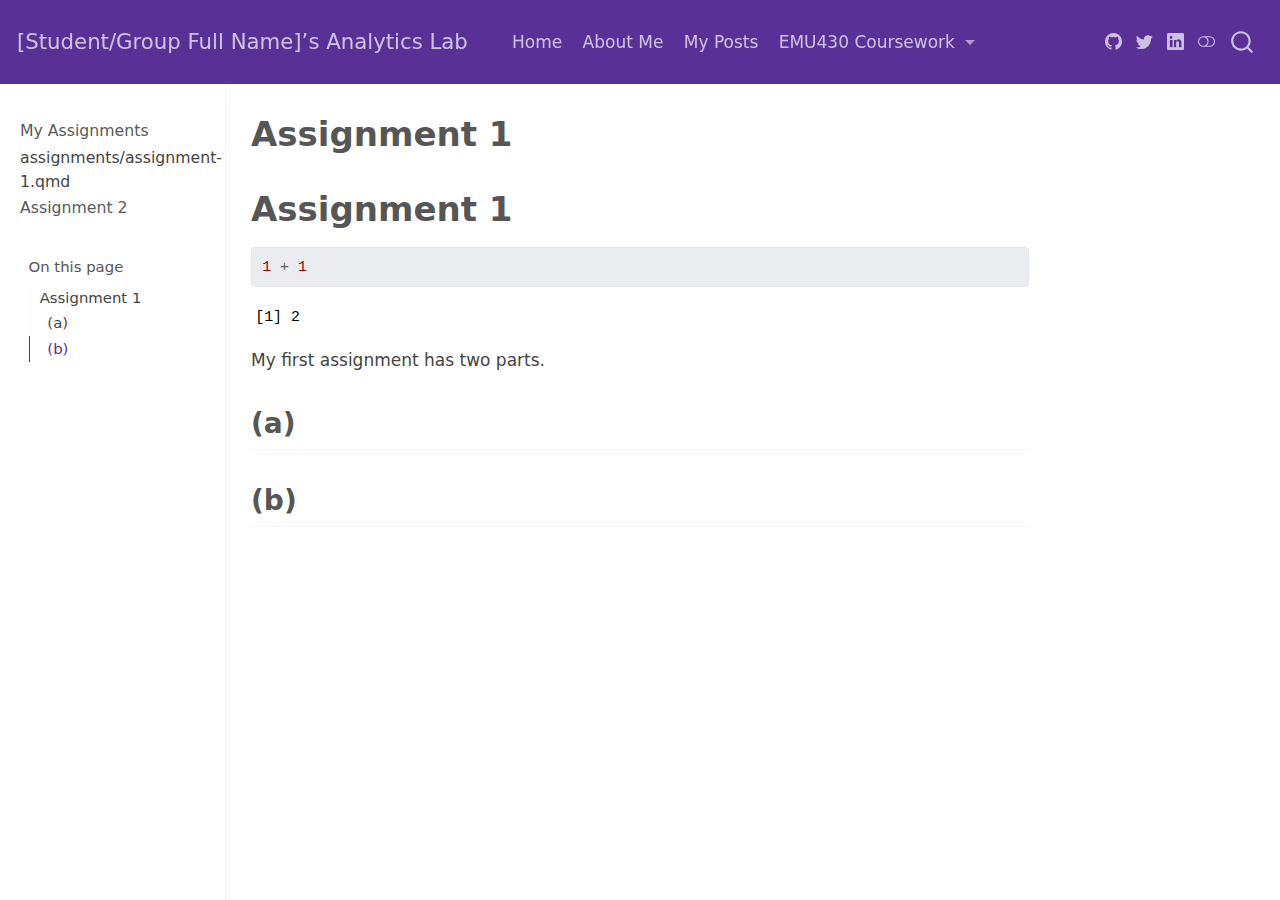
<file: _site/assignment-1.html>
<!DOCTYPE html>
<html xmlns="http://www.w3.org/1999/xhtml" lang="en" xml:lang="en"><head>

<meta charset="utf-8">
<meta name="generator" content="quarto-1.3.450">

<meta name="viewport" content="width=device-width, initial-scale=1.0, user-scalable=yes">


<title>[Student/Group Full Name]’s Analytics Lab - Assignment 1</title>
<style>
code{white-space: pre-wrap;}
span.smallcaps{font-variant: small-caps;}
div.columns{display: flex; gap: min(4vw, 1.5em);}
div.column{flex: auto; overflow-x: auto;}
div.hanging-indent{margin-left: 1.5em; text-indent: -1.5em;}
ul.task-list{list-style: none;}
ul.task-list li input[type="checkbox"] {
  width: 0.8em;
  margin: 0 0.8em 0.2em -1em; /* quarto-specific, see https://github.com/quarto-dev/quarto-cli/issues/4556 */ 
  vertical-align: middle;
}
/* CSS for syntax highlighting */
pre > code.sourceCode { white-space: pre; position: relative; }
pre > code.sourceCode > span { display: inline-block; line-height: 1.25; }
pre > code.sourceCode > span:empty { height: 1.2em; }
.sourceCode { overflow: visible; }
code.sourceCode > span { color: inherit; text-decoration: inherit; }
div.sourceCode { margin: 1em 0; }
pre.sourceCode { margin: 0; }
@media screen {
div.sourceCode { overflow: auto; }
}
@media print {
pre > code.sourceCode { white-space: pre-wrap; }
pre > code.sourceCode > span { text-indent: -5em; padding-left: 5em; }
}
pre.numberSource code
  { counter-reset: source-line 0; }
pre.numberSource code > span
  { position: relative; left: -4em; counter-increment: source-line; }
pre.numberSource code > span > a:first-child::before
  { content: counter(source-line);
    position: relative; left: -1em; text-align: right; vertical-align: baseline;
    border: none; display: inline-block;
    -webkit-touch-callout: none; -webkit-user-select: none;
    -khtml-user-select: none; -moz-user-select: none;
    -ms-user-select: none; user-select: none;
    padding: 0 4px; width: 4em;
  }
pre.numberSource { margin-left: 3em;  padding-left: 4px; }
div.sourceCode
  {   }
@media screen {
pre > code.sourceCode > span > a:first-child::before { text-decoration: underline; }
}
</style>


<script src="site_libs/quarto-nav/quarto-nav.js"></script>
<script src="site_libs/quarto-nav/headroom.min.js"></script>
<script src="site_libs/clipboard/clipboard.min.js"></script>
<script src="site_libs/quarto-search/autocomplete.umd.js"></script>
<script src="site_libs/quarto-search/fuse.min.js"></script>
<script src="site_libs/quarto-search/quarto-search.js"></script>
<meta name="quarto:offset" content="./">
<script src="site_libs/quarto-html/quarto.js"></script>
<script src="site_libs/quarto-html/popper.min.js"></script>
<script src="site_libs/quarto-html/tippy.umd.min.js"></script>
<script src="site_libs/quarto-html/anchor.min.js"></script>
<link href="site_libs/quarto-html/tippy.css" rel="stylesheet">
<link href="site_libs/quarto-html/quarto-syntax-highlighting.css" rel="stylesheet" class="quarto-color-scheme" id="quarto-text-highlighting-styles">
<link href="site_libs/quarto-html/quarto-syntax-highlighting-dark.css" rel="prefetch" class="quarto-color-scheme quarto-color-alternate" id="quarto-text-highlighting-styles">
<script src="site_libs/bootstrap/bootstrap.min.js"></script>
<link href="site_libs/bootstrap/bootstrap-icons.css" rel="stylesheet">
<link href="site_libs/bootstrap/bootstrap.min.css" rel="stylesheet" class="quarto-color-scheme" id="quarto-bootstrap" data-mode="light">
<link href="site_libs/bootstrap/bootstrap-dark.min.css" rel="prefetch" class="quarto-color-scheme quarto-color-alternate" id="quarto-bootstrap" data-mode="dark">
<script id="quarto-search-options" type="application/json">{
  "location": "navbar",
  "copy-button": false,
  "collapse-after": 3,
  "panel-placement": "end",
  "type": "overlay",
  "limit": 20,
  "language": {
    "search-no-results-text": "No results",
    "search-matching-documents-text": "matching documents",
    "search-copy-link-title": "Copy link to search",
    "search-hide-matches-text": "Hide additional matches",
    "search-more-match-text": "more match in this document",
    "search-more-matches-text": "more matches in this document",
    "search-clear-button-title": "Clear",
    "search-detached-cancel-button-title": "Cancel",
    "search-submit-button-title": "Submit",
    "search-label": "Search"
  }
}</script>


<link rel="stylesheet" href="styles.css">
</head>

<body class="nav-sidebar docked nav-fixed">

<div id="quarto-search-results"></div>
  <header id="quarto-header" class="headroom fixed-top">
    <nav class="navbar navbar-expand-lg navbar-dark ">
      <div class="navbar-container container-fluid">
      <div class="navbar-brand-container">
    <a class="navbar-brand" href="./index.html">
    <span class="navbar-title">[Student/Group Full Name]’s Analytics Lab</span>
    </a>
  </div>
            <div id="quarto-search" class="" title="Search"></div>
          <button class="navbar-toggler" type="button" data-bs-toggle="collapse" data-bs-target="#navbarCollapse" aria-controls="navbarCollapse" aria-expanded="false" aria-label="Toggle navigation" onclick="if (window.quartoToggleHeadroom) { window.quartoToggleHeadroom(); }">
  <span class="navbar-toggler-icon"></span>
</button>
          <div class="collapse navbar-collapse" id="navbarCollapse">
            <ul class="navbar-nav navbar-nav-scroll me-auto">
  <li class="nav-item">
    <a class="nav-link" href="./index.html" rel="" target="">
 <span class="menu-text">Home</span></a>
  </li>  
  <li class="nav-item">
    <a class="nav-link" href="./about.html" rel="" target="">
 <span class="menu-text">About Me</span></a>
  </li>  
  <li class="nav-item">
    <a class="nav-link" href="./posts.html" rel="" target="">
 <span class="menu-text">My Posts</span></a>
  </li>  
  <li class="nav-item dropdown ">
    <a class="nav-link dropdown-toggle" href="#" id="nav-menu-emu430-coursework" role="button" data-bs-toggle="dropdown" aria-expanded="false" rel="" target="">
 <span class="menu-text">EMU430 Coursework</span>
    </a>
    <ul class="dropdown-menu" aria-labelledby="nav-menu-emu430-coursework">    
        <li>
    <a class="dropdown-item" href="./assignments.html" rel="" target="">
 <span class="dropdown-text">Assignments</span></a>
  </li>  
        <li>
    <a class="dropdown-item" href="./project.html" rel="" target="">
 <span class="dropdown-text">Project</span></a>
  </li>  
    </ul>
  </li>
</ul>
            <div class="quarto-navbar-tools ms-auto tools-wide">
    <a href="https://twitter.com" rel="" title="" class="quarto-navigation-tool px-1" aria-label=""><i class="bi bi-github"></i></a>
    <a href="https://twitter.com" rel="" title="" class="quarto-navigation-tool px-1" aria-label=""><i class="bi bi-twitter"></i></a>
    <a href="https://linkedin.com" rel="" title="" class="quarto-navigation-tool px-1" aria-label=""><i class="bi bi-linkedin"></i></a>
  <a href="" class="quarto-color-scheme-toggle quarto-navigation-tool  px-1" onclick="window.quartoToggleColorScheme(); return false;" title="Toggle dark mode"><i class="bi"></i></a>
</div>
          </div> <!-- /navcollapse -->
      </div> <!-- /container-fluid -->
    </nav>
  <nav class="quarto-secondary-nav">
    <div class="container-fluid d-flex">
      <button type="button" class="quarto-btn-toggle btn" data-bs-toggle="collapse" data-bs-target="#quarto-sidebar,#quarto-sidebar-glass" aria-controls="quarto-sidebar" aria-expanded="false" aria-label="Toggle sidebar navigation" onclick="if (window.quartoToggleHeadroom) { window.quartoToggleHeadroom(); }">
        <i class="bi bi-layout-text-sidebar-reverse"></i>
      </button>
      <nav class="quarto-page-breadcrumbs" aria-label="breadcrumb"><ol class="breadcrumb"><li class="breadcrumb-item">Assignment 1</li></ol></nav>
      <a class="flex-grow-1" role="button" data-bs-toggle="collapse" data-bs-target="#quarto-sidebar,#quarto-sidebar-glass" aria-controls="quarto-sidebar" aria-expanded="false" aria-label="Toggle sidebar navigation" onclick="if (window.quartoToggleHeadroom) { window.quartoToggleHeadroom(); }">      
      </a>
    </div>
  </nav>
</header>
<!-- content -->
<div id="quarto-content" class="quarto-container page-columns page-rows-contents page-layout-article page-navbar">
<!-- sidebar -->
  <nav id="quarto-sidebar" class="sidebar collapse collapse-horizontal sidebar-navigation docked overflow-auto">
    <div class="sidebar-menu-container"> 
    <ul class="list-unstyled mt-1">
        <li class="sidebar-item">
  <div class="sidebar-item-container"> 
  <a href="./assignments.html" class="sidebar-item-text sidebar-link">
 <span class="menu-text">My Assignments</span></a>
  </div>
</li>
        <li class="sidebar-item">
 <span class="menu-text">assignments/assignment-1.qmd</span>
  </li>
        <li class="sidebar-item">
  <div class="sidebar-item-container"> 
  <a href="./assignments/assignment-2.html" class="sidebar-item-text sidebar-link">
 <span class="menu-text">Assignment 2</span></a>
  </div>
</li>
    </ul>
    </div>
    <nav id="TOC" role="doc-toc" class="toc-active">
    <h2 id="toc-title">On this page</h2>
   
  <ul>
  <li><a href="#assignment-1" id="toc-assignment-1" class="nav-link active" data-scroll-target="#assignment-1">Assignment 1</a>
  <ul class="collapse">
  <li><a href="#a" id="toc-a" class="nav-link" data-scroll-target="#a">(a)</a></li>
  <li><a href="#b" id="toc-b" class="nav-link" data-scroll-target="#b">(b)</a></li>
  </ul></li>
  </ul>
</nav>
</nav>
<div id="quarto-sidebar-glass" data-bs-toggle="collapse" data-bs-target="#quarto-sidebar,#quarto-sidebar-glass"></div>
<!-- margin-sidebar -->
    <div id="quarto-margin-sidebar" class="sidebar margin-sidebar">
    </div>
<!-- main -->
<main class="content" id="quarto-document-content">

<header id="title-block-header" class="quarto-title-block default">
<div class="quarto-title">
<h1 class="title">Assignment 1</h1>
</div>



<div class="quarto-title-meta">

    
  
    
  </div>
  

</header>

<section id="assignment-1" class="level1">
<h1>Assignment 1</h1>
<div class="cell">
<div class="sourceCode cell-code" id="cb1"><pre class="sourceCode r code-with-copy"><code class="sourceCode r"><span id="cb1-1"><a href="#cb1-1" aria-hidden="true" tabindex="-1"></a><span class="dv">1</span> <span class="sc">+</span> <span class="dv">1</span></span></code><button title="Copy to Clipboard" class="code-copy-button"><i class="bi"></i></button></pre></div>
<div class="cell-output cell-output-stdout">
<pre><code>[1] 2</code></pre>
</div>
</div>
<p>My first assignment has two parts.</p>
<section id="a" class="level2">
<h2 class="anchored" data-anchor-id="a">(a)</h2>
</section>
<section id="b" class="level2">
<h2 class="anchored" data-anchor-id="b">(b)</h2>


</section>
</section>

</main> <!-- /main -->
<script id="quarto-html-after-body" type="application/javascript">
window.document.addEventListener("DOMContentLoaded", function (event) {
  const toggleBodyColorMode = (bsSheetEl) => {
    const mode = bsSheetEl.getAttribute("data-mode");
    const bodyEl = window.document.querySelector("body");
    if (mode === "dark") {
      bodyEl.classList.add("quarto-dark");
      bodyEl.classList.remove("quarto-light");
    } else {
      bodyEl.classList.add("quarto-light");
      bodyEl.classList.remove("quarto-dark");
    }
  }
  const toggleBodyColorPrimary = () => {
    const bsSheetEl = window.document.querySelector("link#quarto-bootstrap");
    if (bsSheetEl) {
      toggleBodyColorMode(bsSheetEl);
    }
  }
  toggleBodyColorPrimary();  
  const disableStylesheet = (stylesheets) => {
    for (let i=0; i < stylesheets.length; i++) {
      const stylesheet = stylesheets[i];
      stylesheet.rel = 'prefetch';
    }
  }
  const enableStylesheet = (stylesheets) => {
    for (let i=0; i < stylesheets.length; i++) {
      const stylesheet = stylesheets[i];
      stylesheet.rel = 'stylesheet';
    }
  }
  const manageTransitions = (selector, allowTransitions) => {
    const els = window.document.querySelectorAll(selector);
    for (let i=0; i < els.length; i++) {
      const el = els[i];
      if (allowTransitions) {
        el.classList.remove('notransition');
      } else {
        el.classList.add('notransition');
      }
    }
  }
  const toggleColorMode = (alternate) => {
    // Switch the stylesheets
    const alternateStylesheets = window.document.querySelectorAll('link.quarto-color-scheme.quarto-color-alternate');
    manageTransitions('#quarto-margin-sidebar .nav-link', false);
    if (alternate) {
      enableStylesheet(alternateStylesheets);
      for (const sheetNode of alternateStylesheets) {
        if (sheetNode.id === "quarto-bootstrap") {
          toggleBodyColorMode(sheetNode);
        }
      }
    } else {
      disableStylesheet(alternateStylesheets);
      toggleBodyColorPrimary();
    }
    manageTransitions('#quarto-margin-sidebar .nav-link', true);
    // Switch the toggles
    const toggles = window.document.querySelectorAll('.quarto-color-scheme-toggle');
    for (let i=0; i < toggles.length; i++) {
      const toggle = toggles[i];
      if (toggle) {
        if (alternate) {
          toggle.classList.add("alternate");     
        } else {
          toggle.classList.remove("alternate");
        }
      }
    }
    // Hack to workaround the fact that safari doesn't
    // properly recolor the scrollbar when toggling (#1455)
    if (navigator.userAgent.indexOf('Safari') > 0 && navigator.userAgent.indexOf('Chrome') == -1) {
      manageTransitions("body", false);
      window.scrollTo(0, 1);
      setTimeout(() => {
        window.scrollTo(0, 0);
        manageTransitions("body", true);
      }, 40);  
    }
  }
  const isFileUrl = () => { 
    return window.location.protocol === 'file:';
  }
  const hasAlternateSentinel = () => {  
    let styleSentinel = getColorSchemeSentinel();
    if (styleSentinel !== null) {
      return styleSentinel === "alternate";
    } else {
      return false;
    }
  }
  const setStyleSentinel = (alternate) => {
    const value = alternate ? "alternate" : "default";
    if (!isFileUrl()) {
      window.localStorage.setItem("quarto-color-scheme", value);
    } else {
      localAlternateSentinel = value;
    }
  }
  const getColorSchemeSentinel = () => {
    if (!isFileUrl()) {
      const storageValue = window.localStorage.getItem("quarto-color-scheme");
      return storageValue != null ? storageValue : localAlternateSentinel;
    } else {
      return localAlternateSentinel;
    }
  }
  let localAlternateSentinel = 'default';
  // Dark / light mode switch
  window.quartoToggleColorScheme = () => {
    // Read the current dark / light value 
    let toAlternate = !hasAlternateSentinel();
    toggleColorMode(toAlternate);
    setStyleSentinel(toAlternate);
  };
  // Ensure there is a toggle, if there isn't float one in the top right
  if (window.document.querySelector('.quarto-color-scheme-toggle') === null) {
    const a = window.document.createElement('a');
    a.classList.add('top-right');
    a.classList.add('quarto-color-scheme-toggle');
    a.href = "";
    a.onclick = function() { try { window.quartoToggleColorScheme(); } catch {} return false; };
    const i = window.document.createElement("i");
    i.classList.add('bi');
    a.appendChild(i);
    window.document.body.appendChild(a);
  }
  // Switch to dark mode if need be
  if (hasAlternateSentinel()) {
    toggleColorMode(true);
  } else {
    toggleColorMode(false);
  }
  const icon = "";
  const anchorJS = new window.AnchorJS();
  anchorJS.options = {
    placement: 'right',
    icon: icon
  };
  anchorJS.add('.anchored');
  const isCodeAnnotation = (el) => {
    for (const clz of el.classList) {
      if (clz.startsWith('code-annotation-')) {                     
        return true;
      }
    }
    return false;
  }
  const clipboard = new window.ClipboardJS('.code-copy-button', {
    text: function(trigger) {
      const codeEl = trigger.previousElementSibling.cloneNode(true);
      for (const childEl of codeEl.children) {
        if (isCodeAnnotation(childEl)) {
          childEl.remove();
        }
      }
      return codeEl.innerText;
    }
  });
  clipboard.on('success', function(e) {
    // button target
    const button = e.trigger;
    // don't keep focus
    button.blur();
    // flash "checked"
    button.classList.add('code-copy-button-checked');
    var currentTitle = button.getAttribute("title");
    button.setAttribute("title", "Copied!");
    let tooltip;
    if (window.bootstrap) {
      button.setAttribute("data-bs-toggle", "tooltip");
      button.setAttribute("data-bs-placement", "left");
      button.setAttribute("data-bs-title", "Copied!");
      tooltip = new bootstrap.Tooltip(button, 
        { trigger: "manual", 
          customClass: "code-copy-button-tooltip",
          offset: [0, -8]});
      tooltip.show();    
    }
    setTimeout(function() {
      if (tooltip) {
        tooltip.hide();
        button.removeAttribute("data-bs-title");
        button.removeAttribute("data-bs-toggle");
        button.removeAttribute("data-bs-placement");
      }
      button.setAttribute("title", currentTitle);
      button.classList.remove('code-copy-button-checked');
    }, 1000);
    // clear code selection
    e.clearSelection();
  });
  function tippyHover(el, contentFn) {
    const config = {
      allowHTML: true,
      content: contentFn,
      maxWidth: 500,
      delay: 100,
      arrow: false,
      appendTo: function(el) {
          return el.parentElement;
      },
      interactive: true,
      interactiveBorder: 10,
      theme: 'quarto',
      placement: 'bottom-start'
    };
    window.tippy(el, config); 
  }
  const noterefs = window.document.querySelectorAll('a[role="doc-noteref"]');
  for (var i=0; i<noterefs.length; i++) {
    const ref = noterefs[i];
    tippyHover(ref, function() {
      // use id or data attribute instead here
      let href = ref.getAttribute('data-footnote-href') || ref.getAttribute('href');
      try { href = new URL(href).hash; } catch {}
      const id = href.replace(/^#\/?/, "");
      const note = window.document.getElementById(id);
      return note.innerHTML;
    });
  }
      let selectedAnnoteEl;
      const selectorForAnnotation = ( cell, annotation) => {
        let cellAttr = 'data-code-cell="' + cell + '"';
        let lineAttr = 'data-code-annotation="' +  annotation + '"';
        const selector = 'span[' + cellAttr + '][' + lineAttr + ']';
        return selector;
      }
      const selectCodeLines = (annoteEl) => {
        const doc = window.document;
        const targetCell = annoteEl.getAttribute("data-target-cell");
        const targetAnnotation = annoteEl.getAttribute("data-target-annotation");
        const annoteSpan = window.document.querySelector(selectorForAnnotation(targetCell, targetAnnotation));
        const lines = annoteSpan.getAttribute("data-code-lines").split(",");
        const lineIds = lines.map((line) => {
          return targetCell + "-" + line;
        })
        let top = null;
        let height = null;
        let parent = null;
        if (lineIds.length > 0) {
            //compute the position of the single el (top and bottom and make a div)
            const el = window.document.getElementById(lineIds[0]);
            top = el.offsetTop;
            height = el.offsetHeight;
            parent = el.parentElement.parentElement;
          if (lineIds.length > 1) {
            const lastEl = window.document.getElementById(lineIds[lineIds.length - 1]);
            const bottom = lastEl.offsetTop + lastEl.offsetHeight;
            height = bottom - top;
          }
          if (top !== null && height !== null && parent !== null) {
            // cook up a div (if necessary) and position it 
            let div = window.document.getElementById("code-annotation-line-highlight");
            if (div === null) {
              div = window.document.createElement("div");
              div.setAttribute("id", "code-annotation-line-highlight");
              div.style.position = 'absolute';
              parent.appendChild(div);
            }
            div.style.top = top - 2 + "px";
            div.style.height = height + 4 + "px";
            let gutterDiv = window.document.getElementById("code-annotation-line-highlight-gutter");
            if (gutterDiv === null) {
              gutterDiv = window.document.createElement("div");
              gutterDiv.setAttribute("id", "code-annotation-line-highlight-gutter");
              gutterDiv.style.position = 'absolute';
              const codeCell = window.document.getElementById(targetCell);
              const gutter = codeCell.querySelector('.code-annotation-gutter');
              gutter.appendChild(gutterDiv);
            }
            gutterDiv.style.top = top - 2 + "px";
            gutterDiv.style.height = height + 4 + "px";
          }
          selectedAnnoteEl = annoteEl;
        }
      };
      const unselectCodeLines = () => {
        const elementsIds = ["code-annotation-line-highlight", "code-annotation-line-highlight-gutter"];
        elementsIds.forEach((elId) => {
          const div = window.document.getElementById(elId);
          if (div) {
            div.remove();
          }
        });
        selectedAnnoteEl = undefined;
      };
      // Attach click handler to the DT
      const annoteDls = window.document.querySelectorAll('dt[data-target-cell]');
      for (const annoteDlNode of annoteDls) {
        annoteDlNode.addEventListener('click', (event) => {
          const clickedEl = event.target;
          if (clickedEl !== selectedAnnoteEl) {
            unselectCodeLines();
            const activeEl = window.document.querySelector('dt[data-target-cell].code-annotation-active');
            if (activeEl) {
              activeEl.classList.remove('code-annotation-active');
            }
            selectCodeLines(clickedEl);
            clickedEl.classList.add('code-annotation-active');
          } else {
            // Unselect the line
            unselectCodeLines();
            clickedEl.classList.remove('code-annotation-active');
          }
        });
      }
  const findCites = (el) => {
    const parentEl = el.parentElement;
    if (parentEl) {
      const cites = parentEl.dataset.cites;
      if (cites) {
        return {
          el,
          cites: cites.split(' ')
        };
      } else {
        return findCites(el.parentElement)
      }
    } else {
      return undefined;
    }
  };
  var bibliorefs = window.document.querySelectorAll('a[role="doc-biblioref"]');
  for (var i=0; i<bibliorefs.length; i++) {
    const ref = bibliorefs[i];
    const citeInfo = findCites(ref);
    if (citeInfo) {
      tippyHover(citeInfo.el, function() {
        var popup = window.document.createElement('div');
        citeInfo.cites.forEach(function(cite) {
          var citeDiv = window.document.createElement('div');
          citeDiv.classList.add('hanging-indent');
          citeDiv.classList.add('csl-entry');
          var biblioDiv = window.document.getElementById('ref-' + cite);
          if (biblioDiv) {
            citeDiv.innerHTML = biblioDiv.innerHTML;
          }
          popup.appendChild(citeDiv);
        });
        return popup.innerHTML;
      });
    }
  }
});
</script>
</div> <!-- /content -->



</body></html>
</file>
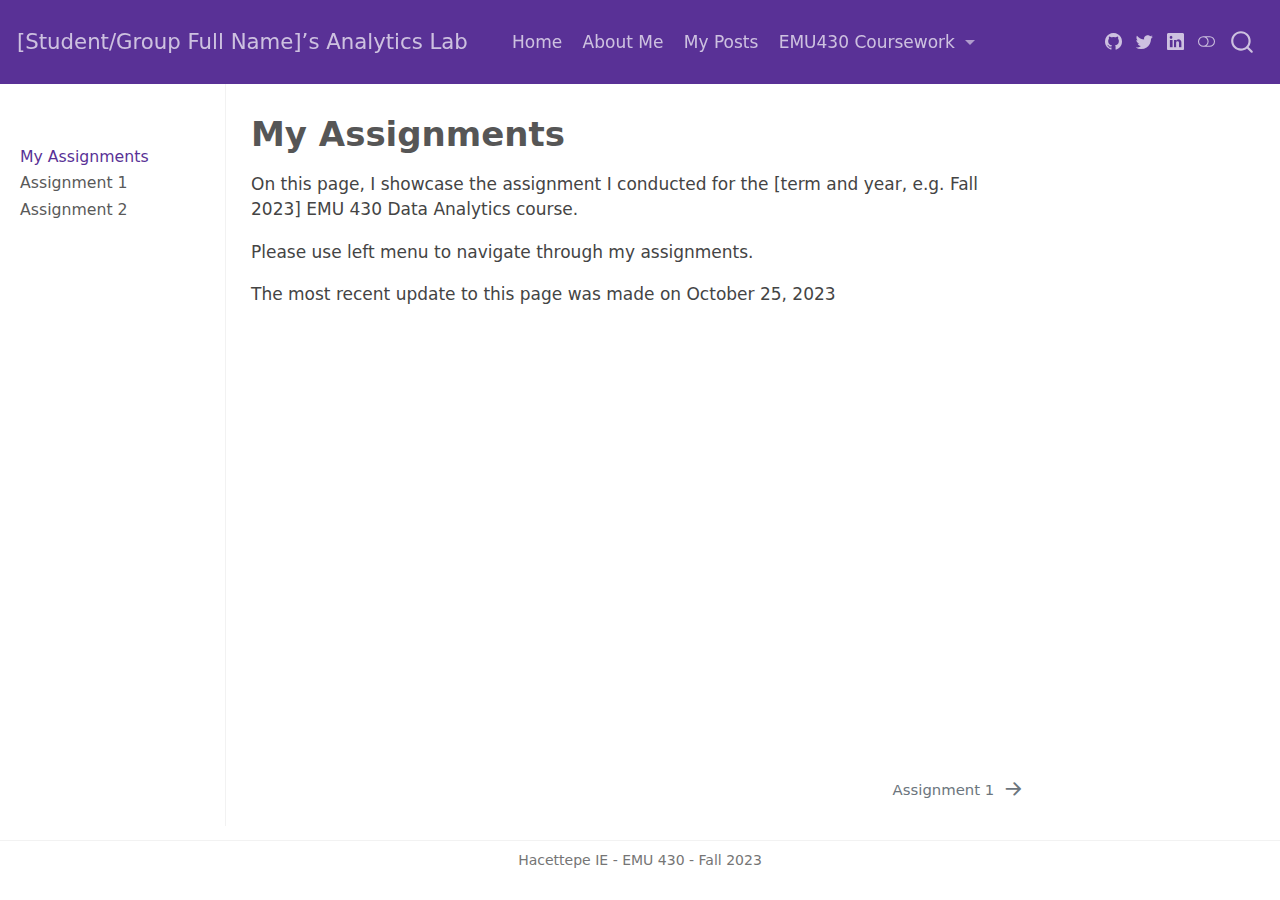
<file: _site/assignments.html>
<!DOCTYPE html>
<html xmlns="http://www.w3.org/1999/xhtml" lang="en" xml:lang="en"><head>

<meta charset="utf-8">
<meta name="generator" content="quarto-1.3.450">

<meta name="viewport" content="width=device-width, initial-scale=1.0, user-scalable=yes">


<title>[Student/Group Full Name]’s Analytics Lab - My Assignments</title>
<style>
code{white-space: pre-wrap;}
span.smallcaps{font-variant: small-caps;}
div.columns{display: flex; gap: min(4vw, 1.5em);}
div.column{flex: auto; overflow-x: auto;}
div.hanging-indent{margin-left: 1.5em; text-indent: -1.5em;}
ul.task-list{list-style: none;}
ul.task-list li input[type="checkbox"] {
  width: 0.8em;
  margin: 0 0.8em 0.2em -1em; /* quarto-specific, see https://github.com/quarto-dev/quarto-cli/issues/4556 */ 
  vertical-align: middle;
}
</style>


<script src="site_libs/quarto-nav/quarto-nav.js"></script>
<script src="site_libs/quarto-nav/headroom.min.js"></script>
<script src="site_libs/clipboard/clipboard.min.js"></script>
<script src="site_libs/quarto-search/autocomplete.umd.js"></script>
<script src="site_libs/quarto-search/fuse.min.js"></script>
<script src="site_libs/quarto-search/quarto-search.js"></script>
<meta name="quarto:offset" content="./">
<link href="./assignments/assignment-1.html" rel="next">
<script src="site_libs/quarto-html/quarto.js"></script>
<script src="site_libs/quarto-html/popper.min.js"></script>
<script src="site_libs/quarto-html/tippy.umd.min.js"></script>
<script src="site_libs/quarto-html/anchor.min.js"></script>
<link href="site_libs/quarto-html/tippy.css" rel="stylesheet">
<link href="site_libs/quarto-html/quarto-syntax-highlighting.css" rel="stylesheet" class="quarto-color-scheme" id="quarto-text-highlighting-styles">
<link href="site_libs/quarto-html/quarto-syntax-highlighting-dark.css" rel="prefetch" class="quarto-color-scheme quarto-color-alternate" id="quarto-text-highlighting-styles">
<script src="site_libs/bootstrap/bootstrap.min.js"></script>
<link href="site_libs/bootstrap/bootstrap-icons.css" rel="stylesheet">
<link href="site_libs/bootstrap/bootstrap.min.css" rel="stylesheet" class="quarto-color-scheme" id="quarto-bootstrap" data-mode="light">
<link href="site_libs/bootstrap/bootstrap-dark.min.css" rel="prefetch" class="quarto-color-scheme quarto-color-alternate" id="quarto-bootstrap" data-mode="dark">
<script id="quarto-search-options" type="application/json">{
  "location": "navbar",
  "copy-button": false,
  "collapse-after": 3,
  "panel-placement": "end",
  "type": "overlay",
  "limit": 20,
  "language": {
    "search-no-results-text": "No results",
    "search-matching-documents-text": "matching documents",
    "search-copy-link-title": "Copy link to search",
    "search-hide-matches-text": "Hide additional matches",
    "search-more-match-text": "more match in this document",
    "search-more-matches-text": "more matches in this document",
    "search-clear-button-title": "Clear",
    "search-detached-cancel-button-title": "Cancel",
    "search-submit-button-title": "Submit",
    "search-label": "Search"
  }
}</script>


<link rel="stylesheet" href="styles.css">
</head>

<body class="nav-sidebar docked nav-fixed">

<div id="quarto-search-results"></div>
  <header id="quarto-header" class="headroom fixed-top">
    <nav class="navbar navbar-expand-lg navbar-dark ">
      <div class="navbar-container container-fluid">
      <div class="navbar-brand-container">
    <a class="navbar-brand" href="./index.html">
    <span class="navbar-title">[Student/Group Full Name]’s Analytics Lab</span>
    </a>
  </div>
            <div id="quarto-search" class="" title="Search"></div>
          <button class="navbar-toggler" type="button" data-bs-toggle="collapse" data-bs-target="#navbarCollapse" aria-controls="navbarCollapse" aria-expanded="false" aria-label="Toggle navigation" onclick="if (window.quartoToggleHeadroom) { window.quartoToggleHeadroom(); }">
  <span class="navbar-toggler-icon"></span>
</button>
          <div class="collapse navbar-collapse" id="navbarCollapse">
            <ul class="navbar-nav navbar-nav-scroll me-auto">
  <li class="nav-item">
    <a class="nav-link" href="./index.html" rel="" target="">
 <span class="menu-text">Home</span></a>
  </li>  
  <li class="nav-item">
    <a class="nav-link" href="./about.html" rel="" target="">
 <span class="menu-text">About Me</span></a>
  </li>  
  <li class="nav-item">
    <a class="nav-link" href="./posts.html" rel="" target="">
 <span class="menu-text">My Posts</span></a>
  </li>  
  <li class="nav-item dropdown ">
    <a class="nav-link dropdown-toggle" href="#" id="nav-menu-emu430-coursework" role="button" data-bs-toggle="dropdown" aria-expanded="false" rel="" target="">
 <span class="menu-text">EMU430 Coursework</span>
    </a>
    <ul class="dropdown-menu" aria-labelledby="nav-menu-emu430-coursework">    
        <li>
    <a class="dropdown-item" href="./assignments.html" rel="" target="">
 <span class="dropdown-text">Assignments</span></a>
  </li>  
        <li>
    <a class="dropdown-item" href="./project.html" rel="" target="">
 <span class="dropdown-text">Project</span></a>
  </li>  
    </ul>
  </li>
</ul>
            <div class="quarto-navbar-tools ms-auto tools-wide">
    <a href="https://twitter.com" rel="" title="" class="quarto-navigation-tool px-1" aria-label=""><i class="bi bi-github"></i></a>
    <a href="https://twitter.com" rel="" title="" class="quarto-navigation-tool px-1" aria-label=""><i class="bi bi-twitter"></i></a>
    <a href="https://linkedin.com" rel="" title="" class="quarto-navigation-tool px-1" aria-label=""><i class="bi bi-linkedin"></i></a>
  <a href="" class="quarto-color-scheme-toggle quarto-navigation-tool  px-1" onclick="window.quartoToggleColorScheme(); return false;" title="Toggle dark mode"><i class="bi"></i></a>
</div>
          </div> <!-- /navcollapse -->
      </div> <!-- /container-fluid -->
    </nav>
  <nav class="quarto-secondary-nav">
    <div class="container-fluid d-flex">
      <button type="button" class="quarto-btn-toggle btn" data-bs-toggle="collapse" data-bs-target="#quarto-sidebar,#quarto-sidebar-glass" aria-controls="quarto-sidebar" aria-expanded="false" aria-label="Toggle sidebar navigation" onclick="if (window.quartoToggleHeadroom) { window.quartoToggleHeadroom(); }">
        <i class="bi bi-layout-text-sidebar-reverse"></i>
      </button>
      <nav class="quarto-page-breadcrumbs" aria-label="breadcrumb"><ol class="breadcrumb"><li class="breadcrumb-item"><a href="./assignments.html">My Assignments</a></li></ol></nav>
      <a class="flex-grow-1" role="button" data-bs-toggle="collapse" data-bs-target="#quarto-sidebar,#quarto-sidebar-glass" aria-controls="quarto-sidebar" aria-expanded="false" aria-label="Toggle sidebar navigation" onclick="if (window.quartoToggleHeadroom) { window.quartoToggleHeadroom(); }">      
      </a>
      <button type="button" class="btn quarto-search-button" aria-label="" onclick="window.quartoOpenSearch();">
        <i class="bi bi-search"></i>
      </button>
    </div>
  </nav>
</header>
<!-- content -->
<div id="quarto-content" class="quarto-container page-columns page-rows-contents page-layout-article page-navbar">
<!-- sidebar -->
  <nav id="quarto-sidebar" class="sidebar collapse collapse-horizontal sidebar-navigation docked overflow-auto">
        <div class="mt-2 flex-shrink-0 align-items-center">
        <div class="sidebar-search">
        <div id="quarto-search" class="" title="Search"></div>
        </div>
        </div>
    <div class="sidebar-menu-container"> 
    <ul class="list-unstyled mt-1">
        <li class="sidebar-item">
  <div class="sidebar-item-container"> 
  <a href="./assignments.html" class="sidebar-item-text sidebar-link active">
 <span class="menu-text">My Assignments</span></a>
  </div>
</li>
        <li class="sidebar-item">
  <div class="sidebar-item-container"> 
  <a href="./assignments/assignment-1.html" class="sidebar-item-text sidebar-link">
 <span class="menu-text">Assignment 1</span></a>
  </div>
</li>
        <li class="sidebar-item">
  <div class="sidebar-item-container"> 
  <a href="./assignments/assignment-2.html" class="sidebar-item-text sidebar-link">
 <span class="menu-text">Assignment 2</span></a>
  </div>
</li>
    </ul>
    </div>
    
</nav>
<div id="quarto-sidebar-glass" data-bs-toggle="collapse" data-bs-target="#quarto-sidebar,#quarto-sidebar-glass"></div>
<!-- margin-sidebar -->
    <div id="quarto-margin-sidebar" class="sidebar margin-sidebar">
    </div>
<!-- main -->
<main class="content" id="quarto-document-content">

<header id="title-block-header" class="quarto-title-block default">
<div class="quarto-title">
<h1 class="title">My Assignments</h1>
</div>



<div class="quarto-title-meta">

    
  
    
  </div>
  

</header>

<p>On this page, I showcase the assignment I conducted for the [term and year, e.g.&nbsp;Fall 2023] EMU 430 Data Analytics course.</p>
<p>Please use left menu to navigate through my assignments.</p>
<p>The most recent update to this page was made on October 25, 2023</p>



<a onclick="window.scrollTo(0, 0); return false;" role="button" id="quarto-back-to-top"><i class="bi bi-arrow-up"></i> Back to top</a></main> <!-- /main -->
<script id="quarto-html-after-body" type="application/javascript">
window.document.addEventListener("DOMContentLoaded", function (event) {
  const toggleBodyColorMode = (bsSheetEl) => {
    const mode = bsSheetEl.getAttribute("data-mode");
    const bodyEl = window.document.querySelector("body");
    if (mode === "dark") {
      bodyEl.classList.add("quarto-dark");
      bodyEl.classList.remove("quarto-light");
    } else {
      bodyEl.classList.add("quarto-light");
      bodyEl.classList.remove("quarto-dark");
    }
  }
  const toggleBodyColorPrimary = () => {
    const bsSheetEl = window.document.querySelector("link#quarto-bootstrap");
    if (bsSheetEl) {
      toggleBodyColorMode(bsSheetEl);
    }
  }
  toggleBodyColorPrimary();  
  const disableStylesheet = (stylesheets) => {
    for (let i=0; i < stylesheets.length; i++) {
      const stylesheet = stylesheets[i];
      stylesheet.rel = 'prefetch';
    }
  }
  const enableStylesheet = (stylesheets) => {
    for (let i=0; i < stylesheets.length; i++) {
      const stylesheet = stylesheets[i];
      stylesheet.rel = 'stylesheet';
    }
  }
  const manageTransitions = (selector, allowTransitions) => {
    const els = window.document.querySelectorAll(selector);
    for (let i=0; i < els.length; i++) {
      const el = els[i];
      if (allowTransitions) {
        el.classList.remove('notransition');
      } else {
        el.classList.add('notransition');
      }
    }
  }
  const toggleColorMode = (alternate) => {
    // Switch the stylesheets
    const alternateStylesheets = window.document.querySelectorAll('link.quarto-color-scheme.quarto-color-alternate');
    manageTransitions('#quarto-margin-sidebar .nav-link', false);
    if (alternate) {
      enableStylesheet(alternateStylesheets);
      for (const sheetNode of alternateStylesheets) {
        if (sheetNode.id === "quarto-bootstrap") {
          toggleBodyColorMode(sheetNode);
        }
      }
    } else {
      disableStylesheet(alternateStylesheets);
      toggleBodyColorPrimary();
    }
    manageTransitions('#quarto-margin-sidebar .nav-link', true);
    // Switch the toggles
    const toggles = window.document.querySelectorAll('.quarto-color-scheme-toggle');
    for (let i=0; i < toggles.length; i++) {
      const toggle = toggles[i];
      if (toggle) {
        if (alternate) {
          toggle.classList.add("alternate");     
        } else {
          toggle.classList.remove("alternate");
        }
      }
    }
    // Hack to workaround the fact that safari doesn't
    // properly recolor the scrollbar when toggling (#1455)
    if (navigator.userAgent.indexOf('Safari') > 0 && navigator.userAgent.indexOf('Chrome') == -1) {
      manageTransitions("body", false);
      window.scrollTo(0, 1);
      setTimeout(() => {
        window.scrollTo(0, 0);
        manageTransitions("body", true);
      }, 40);  
    }
  }
  const isFileUrl = () => { 
    return window.location.protocol === 'file:';
  }
  const hasAlternateSentinel = () => {  
    let styleSentinel = getColorSchemeSentinel();
    if (styleSentinel !== null) {
      return styleSentinel === "alternate";
    } else {
      return false;
    }
  }
  const setStyleSentinel = (alternate) => {
    const value = alternate ? "alternate" : "default";
    if (!isFileUrl()) {
      window.localStorage.setItem("quarto-color-scheme", value);
    } else {
      localAlternateSentinel = value;
    }
  }
  const getColorSchemeSentinel = () => {
    if (!isFileUrl()) {
      const storageValue = window.localStorage.getItem("quarto-color-scheme");
      return storageValue != null ? storageValue : localAlternateSentinel;
    } else {
      return localAlternateSentinel;
    }
  }
  let localAlternateSentinel = 'default';
  // Dark / light mode switch
  window.quartoToggleColorScheme = () => {
    // Read the current dark / light value 
    let toAlternate = !hasAlternateSentinel();
    toggleColorMode(toAlternate);
    setStyleSentinel(toAlternate);
  };
  // Ensure there is a toggle, if there isn't float one in the top right
  if (window.document.querySelector('.quarto-color-scheme-toggle') === null) {
    const a = window.document.createElement('a');
    a.classList.add('top-right');
    a.classList.add('quarto-color-scheme-toggle');
    a.href = "";
    a.onclick = function() { try { window.quartoToggleColorScheme(); } catch {} return false; };
    const i = window.document.createElement("i");
    i.classList.add('bi');
    a.appendChild(i);
    window.document.body.appendChild(a);
  }
  // Switch to dark mode if need be
  if (hasAlternateSentinel()) {
    toggleColorMode(true);
  } else {
    toggleColorMode(false);
  }
  const icon = "";
  const anchorJS = new window.AnchorJS();
  anchorJS.options = {
    placement: 'right',
    icon: icon
  };
  anchorJS.add('.anchored');
  const isCodeAnnotation = (el) => {
    for (const clz of el.classList) {
      if (clz.startsWith('code-annotation-')) {                     
        return true;
      }
    }
    return false;
  }
  const clipboard = new window.ClipboardJS('.code-copy-button', {
    text: function(trigger) {
      const codeEl = trigger.previousElementSibling.cloneNode(true);
      for (const childEl of codeEl.children) {
        if (isCodeAnnotation(childEl)) {
          childEl.remove();
        }
      }
      return codeEl.innerText;
    }
  });
  clipboard.on('success', function(e) {
    // button target
    const button = e.trigger;
    // don't keep focus
    button.blur();
    // flash "checked"
    button.classList.add('code-copy-button-checked');
    var currentTitle = button.getAttribute("title");
    button.setAttribute("title", "Copied!");
    let tooltip;
    if (window.bootstrap) {
      button.setAttribute("data-bs-toggle", "tooltip");
      button.setAttribute("data-bs-placement", "left");
      button.setAttribute("data-bs-title", "Copied!");
      tooltip = new bootstrap.Tooltip(button, 
        { trigger: "manual", 
          customClass: "code-copy-button-tooltip",
          offset: [0, -8]});
      tooltip.show();    
    }
    setTimeout(function() {
      if (tooltip) {
        tooltip.hide();
        button.removeAttribute("data-bs-title");
        button.removeAttribute("data-bs-toggle");
        button.removeAttribute("data-bs-placement");
      }
      button.setAttribute("title", currentTitle);
      button.classList.remove('code-copy-button-checked');
    }, 1000);
    // clear code selection
    e.clearSelection();
  });
  function tippyHover(el, contentFn) {
    const config = {
      allowHTML: true,
      content: contentFn,
      maxWidth: 500,
      delay: 100,
      arrow: false,
      appendTo: function(el) {
          return el.parentElement;
      },
      interactive: true,
      interactiveBorder: 10,
      theme: 'quarto',
      placement: 'bottom-start'
    };
    window.tippy(el, config); 
  }
  const noterefs = window.document.querySelectorAll('a[role="doc-noteref"]');
  for (var i=0; i<noterefs.length; i++) {
    const ref = noterefs[i];
    tippyHover(ref, function() {
      // use id or data attribute instead here
      let href = ref.getAttribute('data-footnote-href') || ref.getAttribute('href');
      try { href = new URL(href).hash; } catch {}
      const id = href.replace(/^#\/?/, "");
      const note = window.document.getElementById(id);
      return note.innerHTML;
    });
  }
      let selectedAnnoteEl;
      const selectorForAnnotation = ( cell, annotation) => {
        let cellAttr = 'data-code-cell="' + cell + '"';
        let lineAttr = 'data-code-annotation="' +  annotation + '"';
        const selector = 'span[' + cellAttr + '][' + lineAttr + ']';
        return selector;
      }
      const selectCodeLines = (annoteEl) => {
        const doc = window.document;
        const targetCell = annoteEl.getAttribute("data-target-cell");
        const targetAnnotation = annoteEl.getAttribute("data-target-annotation");
        const annoteSpan = window.document.querySelector(selectorForAnnotation(targetCell, targetAnnotation));
        const lines = annoteSpan.getAttribute("data-code-lines").split(",");
        const lineIds = lines.map((line) => {
          return targetCell + "-" + line;
        })
        let top = null;
        let height = null;
        let parent = null;
        if (lineIds.length > 0) {
            //compute the position of the single el (top and bottom and make a div)
            const el = window.document.getElementById(lineIds[0]);
            top = el.offsetTop;
            height = el.offsetHeight;
            parent = el.parentElement.parentElement;
          if (lineIds.length > 1) {
            const lastEl = window.document.getElementById(lineIds[lineIds.length - 1]);
            const bottom = lastEl.offsetTop + lastEl.offsetHeight;
            height = bottom - top;
          }
          if (top !== null && height !== null && parent !== null) {
            // cook up a div (if necessary) and position it 
            let div = window.document.getElementById("code-annotation-line-highlight");
            if (div === null) {
              div = window.document.createElement("div");
              div.setAttribute("id", "code-annotation-line-highlight");
              div.style.position = 'absolute';
              parent.appendChild(div);
            }
            div.style.top = top - 2 + "px";
            div.style.height = height + 4 + "px";
            let gutterDiv = window.document.getElementById("code-annotation-line-highlight-gutter");
            if (gutterDiv === null) {
              gutterDiv = window.document.createElement("div");
              gutterDiv.setAttribute("id", "code-annotation-line-highlight-gutter");
              gutterDiv.style.position = 'absolute';
              const codeCell = window.document.getElementById(targetCell);
              const gutter = codeCell.querySelector('.code-annotation-gutter');
              gutter.appendChild(gutterDiv);
            }
            gutterDiv.style.top = top - 2 + "px";
            gutterDiv.style.height = height + 4 + "px";
          }
          selectedAnnoteEl = annoteEl;
        }
      };
      const unselectCodeLines = () => {
        const elementsIds = ["code-annotation-line-highlight", "code-annotation-line-highlight-gutter"];
        elementsIds.forEach((elId) => {
          const div = window.document.getElementById(elId);
          if (div) {
            div.remove();
          }
        });
        selectedAnnoteEl = undefined;
      };
      // Attach click handler to the DT
      const annoteDls = window.document.querySelectorAll('dt[data-target-cell]');
      for (const annoteDlNode of annoteDls) {
        annoteDlNode.addEventListener('click', (event) => {
          const clickedEl = event.target;
          if (clickedEl !== selectedAnnoteEl) {
            unselectCodeLines();
            const activeEl = window.document.querySelector('dt[data-target-cell].code-annotation-active');
            if (activeEl) {
              activeEl.classList.remove('code-annotation-active');
            }
            selectCodeLines(clickedEl);
            clickedEl.classList.add('code-annotation-active');
          } else {
            // Unselect the line
            unselectCodeLines();
            clickedEl.classList.remove('code-annotation-active');
          }
        });
      }
  const findCites = (el) => {
    const parentEl = el.parentElement;
    if (parentEl) {
      const cites = parentEl.dataset.cites;
      if (cites) {
        return {
          el,
          cites: cites.split(' ')
        };
      } else {
        return findCites(el.parentElement)
      }
    } else {
      return undefined;
    }
  };
  var bibliorefs = window.document.querySelectorAll('a[role="doc-biblioref"]');
  for (var i=0; i<bibliorefs.length; i++) {
    const ref = bibliorefs[i];
    const citeInfo = findCites(ref);
    if (citeInfo) {
      tippyHover(citeInfo.el, function() {
        var popup = window.document.createElement('div');
        citeInfo.cites.forEach(function(cite) {
          var citeDiv = window.document.createElement('div');
          citeDiv.classList.add('hanging-indent');
          citeDiv.classList.add('csl-entry');
          var biblioDiv = window.document.getElementById('ref-' + cite);
          if (biblioDiv) {
            citeDiv.innerHTML = biblioDiv.innerHTML;
          }
          popup.appendChild(citeDiv);
        });
        return popup.innerHTML;
      });
    }
  }
});
</script>
<nav class="page-navigation">
  <div class="nav-page nav-page-previous">
  </div>
  <div class="nav-page nav-page-next">
      <a href="./assignments/assignment-1.html" class="pagination-link">
        <span class="nav-page-text">Assignment 1</span> <i class="bi bi-arrow-right-short"></i>
      </a>
  </div>
</nav>
</div> <!-- /content -->
<footer class="footer">
  <div class="nav-footer">
    <div class="nav-footer-left">
      &nbsp;
    </div>   
    <div class="nav-footer-center">Hacettepe IE - EMU 430 - Fall 2023</div>
    <div class="nav-footer-right">
      &nbsp;
    </div>
  </div>
</footer>



</body></html>
</file>
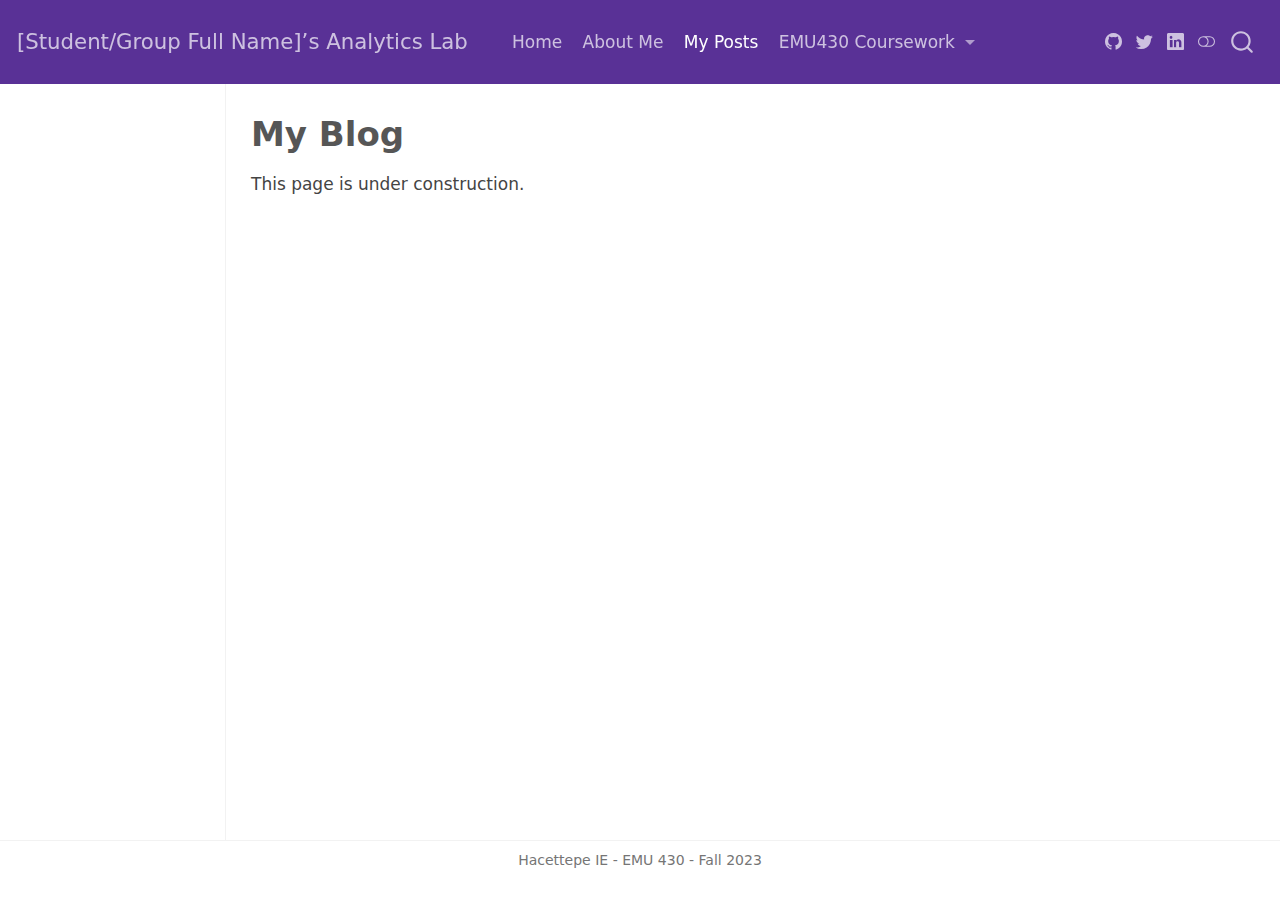
<file: _site/posts.html>
<!DOCTYPE html>
<html xmlns="http://www.w3.org/1999/xhtml" lang="en" xml:lang="en"><head>

<meta charset="utf-8">
<meta name="generator" content="quarto-1.3.450">

<meta name="viewport" content="width=device-width, initial-scale=1.0, user-scalable=yes">


<title>[Student/Group Full Name]’s Analytics Lab - My Blog</title>
<style>
code{white-space: pre-wrap;}
span.smallcaps{font-variant: small-caps;}
div.columns{display: flex; gap: min(4vw, 1.5em);}
div.column{flex: auto; overflow-x: auto;}
div.hanging-indent{margin-left: 1.5em; text-indent: -1.5em;}
ul.task-list{list-style: none;}
ul.task-list li input[type="checkbox"] {
  width: 0.8em;
  margin: 0 0.8em 0.2em -1em; /* quarto-specific, see https://github.com/quarto-dev/quarto-cli/issues/4556 */ 
  vertical-align: middle;
}
</style>


<script src="site_libs/quarto-nav/quarto-nav.js"></script>
<script src="site_libs/quarto-nav/headroom.min.js"></script>
<script src="site_libs/clipboard/clipboard.min.js"></script>
<script src="site_libs/quarto-search/autocomplete.umd.js"></script>
<script src="site_libs/quarto-search/fuse.min.js"></script>
<script src="site_libs/quarto-search/quarto-search.js"></script>
<meta name="quarto:offset" content="./">
<script src="site_libs/quarto-html/quarto.js"></script>
<script src="site_libs/quarto-html/popper.min.js"></script>
<script src="site_libs/quarto-html/tippy.umd.min.js"></script>
<script src="site_libs/quarto-html/anchor.min.js"></script>
<link href="site_libs/quarto-html/tippy.css" rel="stylesheet">
<link href="site_libs/quarto-html/quarto-syntax-highlighting.css" rel="stylesheet" class="quarto-color-scheme" id="quarto-text-highlighting-styles">
<link href="site_libs/quarto-html/quarto-syntax-highlighting-dark.css" rel="prefetch" class="quarto-color-scheme quarto-color-alternate" id="quarto-text-highlighting-styles">
<script src="site_libs/bootstrap/bootstrap.min.js"></script>
<link href="site_libs/bootstrap/bootstrap-icons.css" rel="stylesheet">
<link href="site_libs/bootstrap/bootstrap.min.css" rel="stylesheet" class="quarto-color-scheme" id="quarto-bootstrap" data-mode="light">
<link href="site_libs/bootstrap/bootstrap-dark.min.css" rel="prefetch" class="quarto-color-scheme quarto-color-alternate" id="quarto-bootstrap" data-mode="dark">
<script id="quarto-search-options" type="application/json">{
  "location": "navbar",
  "copy-button": false,
  "collapse-after": 3,
  "panel-placement": "end",
  "type": "overlay",
  "limit": 20,
  "language": {
    "search-no-results-text": "No results",
    "search-matching-documents-text": "matching documents",
    "search-copy-link-title": "Copy link to search",
    "search-hide-matches-text": "Hide additional matches",
    "search-more-match-text": "more match in this document",
    "search-more-matches-text": "more matches in this document",
    "search-clear-button-title": "Clear",
    "search-detached-cancel-button-title": "Cancel",
    "search-submit-button-title": "Submit",
    "search-label": "Search"
  }
}</script>


<link rel="stylesheet" href="styles.css">
</head>

<body class="docked nav-fixed">

<div id="quarto-search-results"></div>
  <header id="quarto-header" class="headroom fixed-top">
    <nav class="navbar navbar-expand-lg navbar-dark ">
      <div class="navbar-container container-fluid">
      <div class="navbar-brand-container">
    <a class="navbar-brand" href="./index.html">
    <span class="navbar-title">[Student/Group Full Name]’s Analytics Lab</span>
    </a>
  </div>
            <div id="quarto-search" class="" title="Search"></div>
          <button class="navbar-toggler" type="button" data-bs-toggle="collapse" data-bs-target="#navbarCollapse" aria-controls="navbarCollapse" aria-expanded="false" aria-label="Toggle navigation" onclick="if (window.quartoToggleHeadroom) { window.quartoToggleHeadroom(); }">
  <span class="navbar-toggler-icon"></span>
</button>
          <div class="collapse navbar-collapse" id="navbarCollapse">
            <ul class="navbar-nav navbar-nav-scroll me-auto">
  <li class="nav-item">
    <a class="nav-link" href="./index.html" rel="" target="">
 <span class="menu-text">Home</span></a>
  </li>  
  <li class="nav-item">
    <a class="nav-link" href="./about.html" rel="" target="">
 <span class="menu-text">About Me</span></a>
  </li>  
  <li class="nav-item">
    <a class="nav-link active" href="./posts.html" rel="" target="" aria-current="page">
 <span class="menu-text">My Posts</span></a>
  </li>  
  <li class="nav-item dropdown ">
    <a class="nav-link dropdown-toggle" href="#" id="nav-menu-emu430-coursework" role="button" data-bs-toggle="dropdown" aria-expanded="false" rel="" target="">
 <span class="menu-text">EMU430 Coursework</span>
    </a>
    <ul class="dropdown-menu" aria-labelledby="nav-menu-emu430-coursework">    
        <li>
    <a class="dropdown-item" href="./assignments.html" rel="" target="">
 <span class="dropdown-text">Assignments</span></a>
  </li>  
        <li>
    <a class="dropdown-item" href="./project.html" rel="" target="">
 <span class="dropdown-text">Project</span></a>
  </li>  
    </ul>
  </li>
</ul>
            <div class="quarto-navbar-tools ms-auto tools-wide">
    <a href="https://twitter.com" rel="" title="" class="quarto-navigation-tool px-1" aria-label=""><i class="bi bi-github"></i></a>
    <a href="https://twitter.com" rel="" title="" class="quarto-navigation-tool px-1" aria-label=""><i class="bi bi-twitter"></i></a>
    <a href="https://linkedin.com" rel="" title="" class="quarto-navigation-tool px-1" aria-label=""><i class="bi bi-linkedin"></i></a>
  <a href="" class="quarto-color-scheme-toggle quarto-navigation-tool  px-1" onclick="window.quartoToggleColorScheme(); return false;" title="Toggle dark mode"><i class="bi"></i></a>
</div>
          </div> <!-- /navcollapse -->
      </div> <!-- /container-fluid -->
    </nav>
</header>
<!-- content -->
<div id="quarto-content" class="quarto-container page-columns page-rows-contents page-layout-article page-navbar">
<!-- sidebar -->
  <nav id="quarto-sidebar" class="sidebar collapse collapse-horizontal sidebar-navigation docked overflow-auto">
    
</nav>
<div id="quarto-sidebar-glass" data-bs-toggle="collapse" data-bs-target="#quarto-sidebar,#quarto-sidebar-glass"></div>
<!-- margin-sidebar -->
    <div id="quarto-margin-sidebar" class="sidebar margin-sidebar">
    </div>
<!-- main -->
<main class="content" id="quarto-document-content">

<header id="title-block-header" class="quarto-title-block default">
<div class="quarto-title">
<h1 class="title">My Blog</h1>
</div>



<div class="quarto-title-meta">

    
  
    
  </div>
  

</header>

<p>This page is under construction.</p>



<a onclick="window.scrollTo(0, 0); return false;" role="button" id="quarto-back-to-top"><i class="bi bi-arrow-up"></i> Back to top</a></main> <!-- /main -->
<script id="quarto-html-after-body" type="application/javascript">
window.document.addEventListener("DOMContentLoaded", function (event) {
  const toggleBodyColorMode = (bsSheetEl) => {
    const mode = bsSheetEl.getAttribute("data-mode");
    const bodyEl = window.document.querySelector("body");
    if (mode === "dark") {
      bodyEl.classList.add("quarto-dark");
      bodyEl.classList.remove("quarto-light");
    } else {
      bodyEl.classList.add("quarto-light");
      bodyEl.classList.remove("quarto-dark");
    }
  }
  const toggleBodyColorPrimary = () => {
    const bsSheetEl = window.document.querySelector("link#quarto-bootstrap");
    if (bsSheetEl) {
      toggleBodyColorMode(bsSheetEl);
    }
  }
  toggleBodyColorPrimary();  
  const disableStylesheet = (stylesheets) => {
    for (let i=0; i < stylesheets.length; i++) {
      const stylesheet = stylesheets[i];
      stylesheet.rel = 'prefetch';
    }
  }
  const enableStylesheet = (stylesheets) => {
    for (let i=0; i < stylesheets.length; i++) {
      const stylesheet = stylesheets[i];
      stylesheet.rel = 'stylesheet';
    }
  }
  const manageTransitions = (selector, allowTransitions) => {
    const els = window.document.querySelectorAll(selector);
    for (let i=0; i < els.length; i++) {
      const el = els[i];
      if (allowTransitions) {
        el.classList.remove('notransition');
      } else {
        el.classList.add('notransition');
      }
    }
  }
  const toggleColorMode = (alternate) => {
    // Switch the stylesheets
    const alternateStylesheets = window.document.querySelectorAll('link.quarto-color-scheme.quarto-color-alternate');
    manageTransitions('#quarto-margin-sidebar .nav-link', false);
    if (alternate) {
      enableStylesheet(alternateStylesheets);
      for (const sheetNode of alternateStylesheets) {
        if (sheetNode.id === "quarto-bootstrap") {
          toggleBodyColorMode(sheetNode);
        }
      }
    } else {
      disableStylesheet(alternateStylesheets);
      toggleBodyColorPrimary();
    }
    manageTransitions('#quarto-margin-sidebar .nav-link', true);
    // Switch the toggles
    const toggles = window.document.querySelectorAll('.quarto-color-scheme-toggle');
    for (let i=0; i < toggles.length; i++) {
      const toggle = toggles[i];
      if (toggle) {
        if (alternate) {
          toggle.classList.add("alternate");     
        } else {
          toggle.classList.remove("alternate");
        }
      }
    }
    // Hack to workaround the fact that safari doesn't
    // properly recolor the scrollbar when toggling (#1455)
    if (navigator.userAgent.indexOf('Safari') > 0 && navigator.userAgent.indexOf('Chrome') == -1) {
      manageTransitions("body", false);
      window.scrollTo(0, 1);
      setTimeout(() => {
        window.scrollTo(0, 0);
        manageTransitions("body", true);
      }, 40);  
    }
  }
  const isFileUrl = () => { 
    return window.location.protocol === 'file:';
  }
  const hasAlternateSentinel = () => {  
    let styleSentinel = getColorSchemeSentinel();
    if (styleSentinel !== null) {
      return styleSentinel === "alternate";
    } else {
      return false;
    }
  }
  const setStyleSentinel = (alternate) => {
    const value = alternate ? "alternate" : "default";
    if (!isFileUrl()) {
      window.localStorage.setItem("quarto-color-scheme", value);
    } else {
      localAlternateSentinel = value;
    }
  }
  const getColorSchemeSentinel = () => {
    if (!isFileUrl()) {
      const storageValue = window.localStorage.getItem("quarto-color-scheme");
      return storageValue != null ? storageValue : localAlternateSentinel;
    } else {
      return localAlternateSentinel;
    }
  }
  let localAlternateSentinel = 'default';
  // Dark / light mode switch
  window.quartoToggleColorScheme = () => {
    // Read the current dark / light value 
    let toAlternate = !hasAlternateSentinel();
    toggleColorMode(toAlternate);
    setStyleSentinel(toAlternate);
  };
  // Ensure there is a toggle, if there isn't float one in the top right
  if (window.document.querySelector('.quarto-color-scheme-toggle') === null) {
    const a = window.document.createElement('a');
    a.classList.add('top-right');
    a.classList.add('quarto-color-scheme-toggle');
    a.href = "";
    a.onclick = function() { try { window.quartoToggleColorScheme(); } catch {} return false; };
    const i = window.document.createElement("i");
    i.classList.add('bi');
    a.appendChild(i);
    window.document.body.appendChild(a);
  }
  // Switch to dark mode if need be
  if (hasAlternateSentinel()) {
    toggleColorMode(true);
  } else {
    toggleColorMode(false);
  }
  const icon = "";
  const anchorJS = new window.AnchorJS();
  anchorJS.options = {
    placement: 'right',
    icon: icon
  };
  anchorJS.add('.anchored');
  const isCodeAnnotation = (el) => {
    for (const clz of el.classList) {
      if (clz.startsWith('code-annotation-')) {                     
        return true;
      }
    }
    return false;
  }
  const clipboard = new window.ClipboardJS('.code-copy-button', {
    text: function(trigger) {
      const codeEl = trigger.previousElementSibling.cloneNode(true);
      for (const childEl of codeEl.children) {
        if (isCodeAnnotation(childEl)) {
          childEl.remove();
        }
      }
      return codeEl.innerText;
    }
  });
  clipboard.on('success', function(e) {
    // button target
    const button = e.trigger;
    // don't keep focus
    button.blur();
    // flash "checked"
    button.classList.add('code-copy-button-checked');
    var currentTitle = button.getAttribute("title");
    button.setAttribute("title", "Copied!");
    let tooltip;
    if (window.bootstrap) {
      button.setAttribute("data-bs-toggle", "tooltip");
      button.setAttribute("data-bs-placement", "left");
      button.setAttribute("data-bs-title", "Copied!");
      tooltip = new bootstrap.Tooltip(button, 
        { trigger: "manual", 
          customClass: "code-copy-button-tooltip",
          offset: [0, -8]});
      tooltip.show();    
    }
    setTimeout(function() {
      if (tooltip) {
        tooltip.hide();
        button.removeAttribute("data-bs-title");
        button.removeAttribute("data-bs-toggle");
        button.removeAttribute("data-bs-placement");
      }
      button.setAttribute("title", currentTitle);
      button.classList.remove('code-copy-button-checked');
    }, 1000);
    // clear code selection
    e.clearSelection();
  });
  function tippyHover(el, contentFn) {
    const config = {
      allowHTML: true,
      content: contentFn,
      maxWidth: 500,
      delay: 100,
      arrow: false,
      appendTo: function(el) {
          return el.parentElement;
      },
      interactive: true,
      interactiveBorder: 10,
      theme: 'quarto',
      placement: 'bottom-start'
    };
    window.tippy(el, config); 
  }
  const noterefs = window.document.querySelectorAll('a[role="doc-noteref"]');
  for (var i=0; i<noterefs.length; i++) {
    const ref = noterefs[i];
    tippyHover(ref, function() {
      // use id or data attribute instead here
      let href = ref.getAttribute('data-footnote-href') || ref.getAttribute('href');
      try { href = new URL(href).hash; } catch {}
      const id = href.replace(/^#\/?/, "");
      const note = window.document.getElementById(id);
      return note.innerHTML;
    });
  }
      let selectedAnnoteEl;
      const selectorForAnnotation = ( cell, annotation) => {
        let cellAttr = 'data-code-cell="' + cell + '"';
        let lineAttr = 'data-code-annotation="' +  annotation + '"';
        const selector = 'span[' + cellAttr + '][' + lineAttr + ']';
        return selector;
      }
      const selectCodeLines = (annoteEl) => {
        const doc = window.document;
        const targetCell = annoteEl.getAttribute("data-target-cell");
        const targetAnnotation = annoteEl.getAttribute("data-target-annotation");
        const annoteSpan = window.document.querySelector(selectorForAnnotation(targetCell, targetAnnotation));
        const lines = annoteSpan.getAttribute("data-code-lines").split(",");
        const lineIds = lines.map((line) => {
          return targetCell + "-" + line;
        })
        let top = null;
        let height = null;
        let parent = null;
        if (lineIds.length > 0) {
            //compute the position of the single el (top and bottom and make a div)
            const el = window.document.getElementById(lineIds[0]);
            top = el.offsetTop;
            height = el.offsetHeight;
            parent = el.parentElement.parentElement;
          if (lineIds.length > 1) {
            const lastEl = window.document.getElementById(lineIds[lineIds.length - 1]);
            const bottom = lastEl.offsetTop + lastEl.offsetHeight;
            height = bottom - top;
          }
          if (top !== null && height !== null && parent !== null) {
            // cook up a div (if necessary) and position it 
            let div = window.document.getElementById("code-annotation-line-highlight");
            if (div === null) {
              div = window.document.createElement("div");
              div.setAttribute("id", "code-annotation-line-highlight");
              div.style.position = 'absolute';
              parent.appendChild(div);
            }
            div.style.top = top - 2 + "px";
            div.style.height = height + 4 + "px";
            let gutterDiv = window.document.getElementById("code-annotation-line-highlight-gutter");
            if (gutterDiv === null) {
              gutterDiv = window.document.createElement("div");
              gutterDiv.setAttribute("id", "code-annotation-line-highlight-gutter");
              gutterDiv.style.position = 'absolute';
              const codeCell = window.document.getElementById(targetCell);
              const gutter = codeCell.querySelector('.code-annotation-gutter');
              gutter.appendChild(gutterDiv);
            }
            gutterDiv.style.top = top - 2 + "px";
            gutterDiv.style.height = height + 4 + "px";
          }
          selectedAnnoteEl = annoteEl;
        }
      };
      const unselectCodeLines = () => {
        const elementsIds = ["code-annotation-line-highlight", "code-annotation-line-highlight-gutter"];
        elementsIds.forEach((elId) => {
          const div = window.document.getElementById(elId);
          if (div) {
            div.remove();
          }
        });
        selectedAnnoteEl = undefined;
      };
      // Attach click handler to the DT
      const annoteDls = window.document.querySelectorAll('dt[data-target-cell]');
      for (const annoteDlNode of annoteDls) {
        annoteDlNode.addEventListener('click', (event) => {
          const clickedEl = event.target;
          if (clickedEl !== selectedAnnoteEl) {
            unselectCodeLines();
            const activeEl = window.document.querySelector('dt[data-target-cell].code-annotation-active');
            if (activeEl) {
              activeEl.classList.remove('code-annotation-active');
            }
            selectCodeLines(clickedEl);
            clickedEl.classList.add('code-annotation-active');
          } else {
            // Unselect the line
            unselectCodeLines();
            clickedEl.classList.remove('code-annotation-active');
          }
        });
      }
  const findCites = (el) => {
    const parentEl = el.parentElement;
    if (parentEl) {
      const cites = parentEl.dataset.cites;
      if (cites) {
        return {
          el,
          cites: cites.split(' ')
        };
      } else {
        return findCites(el.parentElement)
      }
    } else {
      return undefined;
    }
  };
  var bibliorefs = window.document.querySelectorAll('a[role="doc-biblioref"]');
  for (var i=0; i<bibliorefs.length; i++) {
    const ref = bibliorefs[i];
    const citeInfo = findCites(ref);
    if (citeInfo) {
      tippyHover(citeInfo.el, function() {
        var popup = window.document.createElement('div');
        citeInfo.cites.forEach(function(cite) {
          var citeDiv = window.document.createElement('div');
          citeDiv.classList.add('hanging-indent');
          citeDiv.classList.add('csl-entry');
          var biblioDiv = window.document.getElementById('ref-' + cite);
          if (biblioDiv) {
            citeDiv.innerHTML = biblioDiv.innerHTML;
          }
          popup.appendChild(citeDiv);
        });
        return popup.innerHTML;
      });
    }
  }
});
</script>
</div> <!-- /content -->
<footer class="footer">
  <div class="nav-footer">
    <div class="nav-footer-left">
      &nbsp;
    </div>   
    <div class="nav-footer-center">Hacettepe IE - EMU 430 - Fall 2023</div>
    <div class="nav-footer-right">
      &nbsp;
    </div>
  </div>
</footer>



</body></html>
</file>
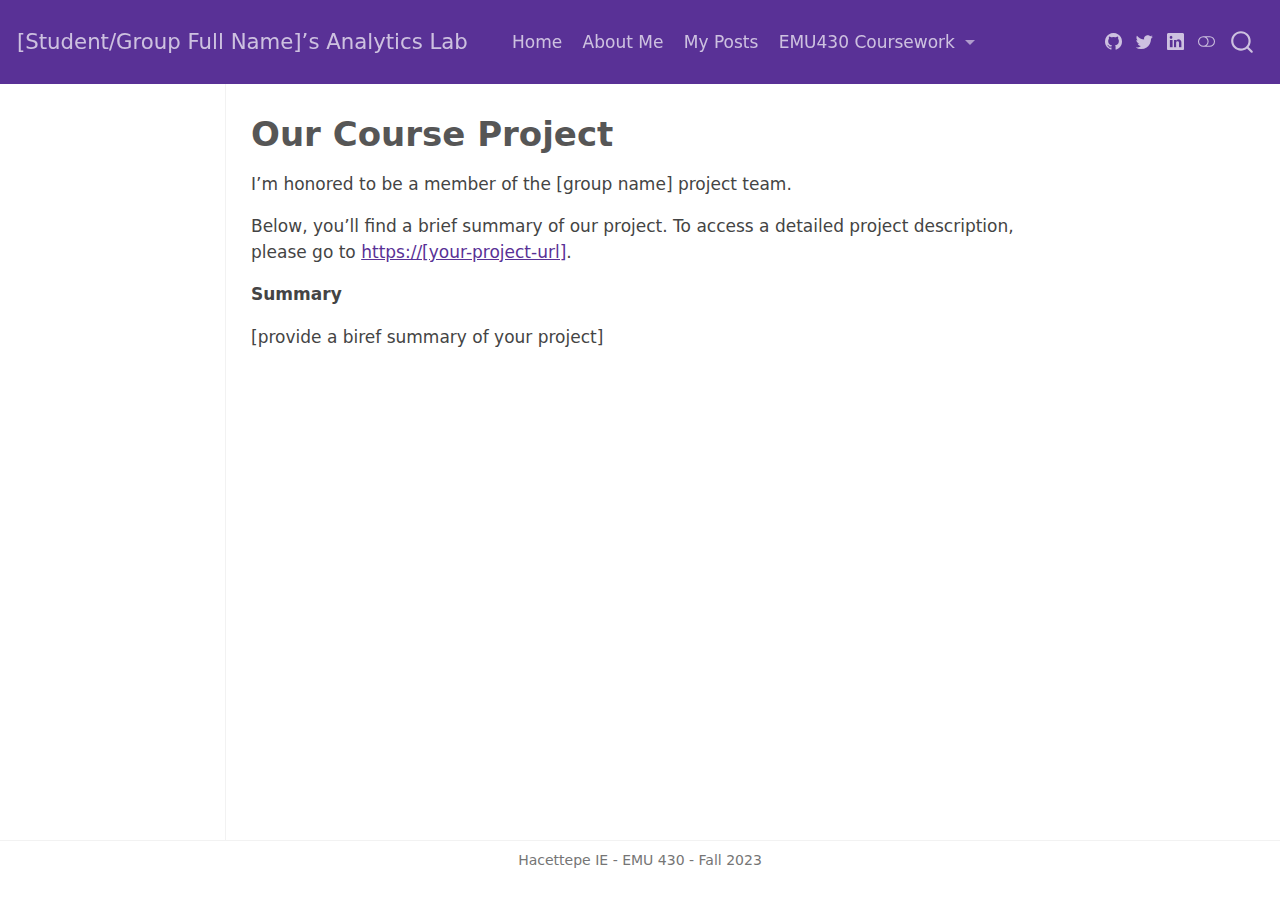
<file: _site/project.html>
<!DOCTYPE html>
<html xmlns="http://www.w3.org/1999/xhtml" lang="en" xml:lang="en"><head>

<meta charset="utf-8">
<meta name="generator" content="quarto-1.3.450">

<meta name="viewport" content="width=device-width, initial-scale=1.0, user-scalable=yes">


<title>[Student/Group Full Name]’s Analytics Lab - Our Course Project</title>
<style>
code{white-space: pre-wrap;}
span.smallcaps{font-variant: small-caps;}
div.columns{display: flex; gap: min(4vw, 1.5em);}
div.column{flex: auto; overflow-x: auto;}
div.hanging-indent{margin-left: 1.5em; text-indent: -1.5em;}
ul.task-list{list-style: none;}
ul.task-list li input[type="checkbox"] {
  width: 0.8em;
  margin: 0 0.8em 0.2em -1em; /* quarto-specific, see https://github.com/quarto-dev/quarto-cli/issues/4556 */ 
  vertical-align: middle;
}
</style>


<script src="site_libs/quarto-nav/quarto-nav.js"></script>
<script src="site_libs/quarto-nav/headroom.min.js"></script>
<script src="site_libs/clipboard/clipboard.min.js"></script>
<script src="site_libs/quarto-search/autocomplete.umd.js"></script>
<script src="site_libs/quarto-search/fuse.min.js"></script>
<script src="site_libs/quarto-search/quarto-search.js"></script>
<meta name="quarto:offset" content="./">
<script src="site_libs/quarto-html/quarto.js"></script>
<script src="site_libs/quarto-html/popper.min.js"></script>
<script src="site_libs/quarto-html/tippy.umd.min.js"></script>
<script src="site_libs/quarto-html/anchor.min.js"></script>
<link href="site_libs/quarto-html/tippy.css" rel="stylesheet">
<link href="site_libs/quarto-html/quarto-syntax-highlighting.css" rel="stylesheet" class="quarto-color-scheme" id="quarto-text-highlighting-styles">
<link href="site_libs/quarto-html/quarto-syntax-highlighting-dark.css" rel="prefetch" class="quarto-color-scheme quarto-color-alternate" id="quarto-text-highlighting-styles">
<script src="site_libs/bootstrap/bootstrap.min.js"></script>
<link href="site_libs/bootstrap/bootstrap-icons.css" rel="stylesheet">
<link href="site_libs/bootstrap/bootstrap.min.css" rel="stylesheet" class="quarto-color-scheme" id="quarto-bootstrap" data-mode="light">
<link href="site_libs/bootstrap/bootstrap-dark.min.css" rel="prefetch" class="quarto-color-scheme quarto-color-alternate" id="quarto-bootstrap" data-mode="dark">
<script id="quarto-search-options" type="application/json">{
  "location": "navbar",
  "copy-button": false,
  "collapse-after": 3,
  "panel-placement": "end",
  "type": "overlay",
  "limit": 20,
  "language": {
    "search-no-results-text": "No results",
    "search-matching-documents-text": "matching documents",
    "search-copy-link-title": "Copy link to search",
    "search-hide-matches-text": "Hide additional matches",
    "search-more-match-text": "more match in this document",
    "search-more-matches-text": "more matches in this document",
    "search-clear-button-title": "Clear",
    "search-detached-cancel-button-title": "Cancel",
    "search-submit-button-title": "Submit",
    "search-label": "Search"
  }
}</script>


<link rel="stylesheet" href="styles.css">
</head>

<body class="docked nav-fixed">

<div id="quarto-search-results"></div>
  <header id="quarto-header" class="headroom fixed-top">
    <nav class="navbar navbar-expand-lg navbar-dark ">
      <div class="navbar-container container-fluid">
      <div class="navbar-brand-container">
    <a class="navbar-brand" href="./index.html">
    <span class="navbar-title">[Student/Group Full Name]’s Analytics Lab</span>
    </a>
  </div>
            <div id="quarto-search" class="" title="Search"></div>
          <button class="navbar-toggler" type="button" data-bs-toggle="collapse" data-bs-target="#navbarCollapse" aria-controls="navbarCollapse" aria-expanded="false" aria-label="Toggle navigation" onclick="if (window.quartoToggleHeadroom) { window.quartoToggleHeadroom(); }">
  <span class="navbar-toggler-icon"></span>
</button>
          <div class="collapse navbar-collapse" id="navbarCollapse">
            <ul class="navbar-nav navbar-nav-scroll me-auto">
  <li class="nav-item">
    <a class="nav-link" href="./index.html" rel="" target="">
 <span class="menu-text">Home</span></a>
  </li>  
  <li class="nav-item">
    <a class="nav-link" href="./about.html" rel="" target="">
 <span class="menu-text">About Me</span></a>
  </li>  
  <li class="nav-item">
    <a class="nav-link" href="./posts.html" rel="" target="">
 <span class="menu-text">My Posts</span></a>
  </li>  
  <li class="nav-item dropdown ">
    <a class="nav-link dropdown-toggle" href="#" id="nav-menu-emu430-coursework" role="button" data-bs-toggle="dropdown" aria-expanded="false" rel="" target="">
 <span class="menu-text">EMU430 Coursework</span>
    </a>
    <ul class="dropdown-menu" aria-labelledby="nav-menu-emu430-coursework">    
        <li>
    <a class="dropdown-item" href="./assignments.html" rel="" target="">
 <span class="dropdown-text">Assignments</span></a>
  </li>  
        <li>
    <a class="dropdown-item" href="./project.html" rel="" target="">
 <span class="dropdown-text">Project</span></a>
  </li>  
    </ul>
  </li>
</ul>
            <div class="quarto-navbar-tools ms-auto tools-wide">
    <a href="https://twitter.com" rel="" title="" class="quarto-navigation-tool px-1" aria-label=""><i class="bi bi-github"></i></a>
    <a href="https://twitter.com" rel="" title="" class="quarto-navigation-tool px-1" aria-label=""><i class="bi bi-twitter"></i></a>
    <a href="https://linkedin.com" rel="" title="" class="quarto-navigation-tool px-1" aria-label=""><i class="bi bi-linkedin"></i></a>
  <a href="" class="quarto-color-scheme-toggle quarto-navigation-tool  px-1" onclick="window.quartoToggleColorScheme(); return false;" title="Toggle dark mode"><i class="bi"></i></a>
</div>
          </div> <!-- /navcollapse -->
      </div> <!-- /container-fluid -->
    </nav>
</header>
<!-- content -->
<div id="quarto-content" class="quarto-container page-columns page-rows-contents page-layout-article page-navbar">
<!-- sidebar -->
  <nav id="quarto-sidebar" class="sidebar collapse collapse-horizontal sidebar-navigation docked overflow-auto">
    
</nav>
<div id="quarto-sidebar-glass" data-bs-toggle="collapse" data-bs-target="#quarto-sidebar,#quarto-sidebar-glass"></div>
<!-- margin-sidebar -->
    <div id="quarto-margin-sidebar" class="sidebar margin-sidebar">
    </div>
<!-- main -->
<main class="content" id="quarto-document-content">

<header id="title-block-header" class="quarto-title-block default">
<div class="quarto-title">
<h1 class="title">Our Course Project</h1>
</div>



<div class="quarto-title-meta">

    
  
    
  </div>
  

</header>

<p>I’m honored to be a member of the [group name] project team.</p>
<p>Below, you’ll find a brief summary of our project. To access a detailed project description, please go to <a href="#0" class="uri">https://[your-project-url]</a>.</p>
<p><strong>Summary</strong></p>
<p>[provide a biref summary of your project]</p>



<a onclick="window.scrollTo(0, 0); return false;" role="button" id="quarto-back-to-top"><i class="bi bi-arrow-up"></i> Back to top</a></main> <!-- /main -->
<script id="quarto-html-after-body" type="application/javascript">
window.document.addEventListener("DOMContentLoaded", function (event) {
  const toggleBodyColorMode = (bsSheetEl) => {
    const mode = bsSheetEl.getAttribute("data-mode");
    const bodyEl = window.document.querySelector("body");
    if (mode === "dark") {
      bodyEl.classList.add("quarto-dark");
      bodyEl.classList.remove("quarto-light");
    } else {
      bodyEl.classList.add("quarto-light");
      bodyEl.classList.remove("quarto-dark");
    }
  }
  const toggleBodyColorPrimary = () => {
    const bsSheetEl = window.document.querySelector("link#quarto-bootstrap");
    if (bsSheetEl) {
      toggleBodyColorMode(bsSheetEl);
    }
  }
  toggleBodyColorPrimary();  
  const disableStylesheet = (stylesheets) => {
    for (let i=0; i < stylesheets.length; i++) {
      const stylesheet = stylesheets[i];
      stylesheet.rel = 'prefetch';
    }
  }
  const enableStylesheet = (stylesheets) => {
    for (let i=0; i < stylesheets.length; i++) {
      const stylesheet = stylesheets[i];
      stylesheet.rel = 'stylesheet';
    }
  }
  const manageTransitions = (selector, allowTransitions) => {
    const els = window.document.querySelectorAll(selector);
    for (let i=0; i < els.length; i++) {
      const el = els[i];
      if (allowTransitions) {
        el.classList.remove('notransition');
      } else {
        el.classList.add('notransition');
      }
    }
  }
  const toggleColorMode = (alternate) => {
    // Switch the stylesheets
    const alternateStylesheets = window.document.querySelectorAll('link.quarto-color-scheme.quarto-color-alternate');
    manageTransitions('#quarto-margin-sidebar .nav-link', false);
    if (alternate) {
      enableStylesheet(alternateStylesheets);
      for (const sheetNode of alternateStylesheets) {
        if (sheetNode.id === "quarto-bootstrap") {
          toggleBodyColorMode(sheetNode);
        }
      }
    } else {
      disableStylesheet(alternateStylesheets);
      toggleBodyColorPrimary();
    }
    manageTransitions('#quarto-margin-sidebar .nav-link', true);
    // Switch the toggles
    const toggles = window.document.querySelectorAll('.quarto-color-scheme-toggle');
    for (let i=0; i < toggles.length; i++) {
      const toggle = toggles[i];
      if (toggle) {
        if (alternate) {
          toggle.classList.add("alternate");     
        } else {
          toggle.classList.remove("alternate");
        }
      }
    }
    // Hack to workaround the fact that safari doesn't
    // properly recolor the scrollbar when toggling (#1455)
    if (navigator.userAgent.indexOf('Safari') > 0 && navigator.userAgent.indexOf('Chrome') == -1) {
      manageTransitions("body", false);
      window.scrollTo(0, 1);
      setTimeout(() => {
        window.scrollTo(0, 0);
        manageTransitions("body", true);
      }, 40);  
    }
  }
  const isFileUrl = () => { 
    return window.location.protocol === 'file:';
  }
  const hasAlternateSentinel = () => {  
    let styleSentinel = getColorSchemeSentinel();
    if (styleSentinel !== null) {
      return styleSentinel === "alternate";
    } else {
      return false;
    }
  }
  const setStyleSentinel = (alternate) => {
    const value = alternate ? "alternate" : "default";
    if (!isFileUrl()) {
      window.localStorage.setItem("quarto-color-scheme", value);
    } else {
      localAlternateSentinel = value;
    }
  }
  const getColorSchemeSentinel = () => {
    if (!isFileUrl()) {
      const storageValue = window.localStorage.getItem("quarto-color-scheme");
      return storageValue != null ? storageValue : localAlternateSentinel;
    } else {
      return localAlternateSentinel;
    }
  }
  let localAlternateSentinel = 'default';
  // Dark / light mode switch
  window.quartoToggleColorScheme = () => {
    // Read the current dark / light value 
    let toAlternate = !hasAlternateSentinel();
    toggleColorMode(toAlternate);
    setStyleSentinel(toAlternate);
  };
  // Ensure there is a toggle, if there isn't float one in the top right
  if (window.document.querySelector('.quarto-color-scheme-toggle') === null) {
    const a = window.document.createElement('a');
    a.classList.add('top-right');
    a.classList.add('quarto-color-scheme-toggle');
    a.href = "";
    a.onclick = function() { try { window.quartoToggleColorScheme(); } catch {} return false; };
    const i = window.document.createElement("i");
    i.classList.add('bi');
    a.appendChild(i);
    window.document.body.appendChild(a);
  }
  // Switch to dark mode if need be
  if (hasAlternateSentinel()) {
    toggleColorMode(true);
  } else {
    toggleColorMode(false);
  }
  const icon = "";
  const anchorJS = new window.AnchorJS();
  anchorJS.options = {
    placement: 'right',
    icon: icon
  };
  anchorJS.add('.anchored');
  const isCodeAnnotation = (el) => {
    for (const clz of el.classList) {
      if (clz.startsWith('code-annotation-')) {                     
        return true;
      }
    }
    return false;
  }
  const clipboard = new window.ClipboardJS('.code-copy-button', {
    text: function(trigger) {
      const codeEl = trigger.previousElementSibling.cloneNode(true);
      for (const childEl of codeEl.children) {
        if (isCodeAnnotation(childEl)) {
          childEl.remove();
        }
      }
      return codeEl.innerText;
    }
  });
  clipboard.on('success', function(e) {
    // button target
    const button = e.trigger;
    // don't keep focus
    button.blur();
    // flash "checked"
    button.classList.add('code-copy-button-checked');
    var currentTitle = button.getAttribute("title");
    button.setAttribute("title", "Copied!");
    let tooltip;
    if (window.bootstrap) {
      button.setAttribute("data-bs-toggle", "tooltip");
      button.setAttribute("data-bs-placement", "left");
      button.setAttribute("data-bs-title", "Copied!");
      tooltip = new bootstrap.Tooltip(button, 
        { trigger: "manual", 
          customClass: "code-copy-button-tooltip",
          offset: [0, -8]});
      tooltip.show();    
    }
    setTimeout(function() {
      if (tooltip) {
        tooltip.hide();
        button.removeAttribute("data-bs-title");
        button.removeAttribute("data-bs-toggle");
        button.removeAttribute("data-bs-placement");
      }
      button.setAttribute("title", currentTitle);
      button.classList.remove('code-copy-button-checked');
    }, 1000);
    // clear code selection
    e.clearSelection();
  });
  function tippyHover(el, contentFn) {
    const config = {
      allowHTML: true,
      content: contentFn,
      maxWidth: 500,
      delay: 100,
      arrow: false,
      appendTo: function(el) {
          return el.parentElement;
      },
      interactive: true,
      interactiveBorder: 10,
      theme: 'quarto',
      placement: 'bottom-start'
    };
    window.tippy(el, config); 
  }
  const noterefs = window.document.querySelectorAll('a[role="doc-noteref"]');
  for (var i=0; i<noterefs.length; i++) {
    const ref = noterefs[i];
    tippyHover(ref, function() {
      // use id or data attribute instead here
      let href = ref.getAttribute('data-footnote-href') || ref.getAttribute('href');
      try { href = new URL(href).hash; } catch {}
      const id = href.replace(/^#\/?/, "");
      const note = window.document.getElementById(id);
      return note.innerHTML;
    });
  }
      let selectedAnnoteEl;
      const selectorForAnnotation = ( cell, annotation) => {
        let cellAttr = 'data-code-cell="' + cell + '"';
        let lineAttr = 'data-code-annotation="' +  annotation + '"';
        const selector = 'span[' + cellAttr + '][' + lineAttr + ']';
        return selector;
      }
      const selectCodeLines = (annoteEl) => {
        const doc = window.document;
        const targetCell = annoteEl.getAttribute("data-target-cell");
        const targetAnnotation = annoteEl.getAttribute("data-target-annotation");
        const annoteSpan = window.document.querySelector(selectorForAnnotation(targetCell, targetAnnotation));
        const lines = annoteSpan.getAttribute("data-code-lines").split(",");
        const lineIds = lines.map((line) => {
          return targetCell + "-" + line;
        })
        let top = null;
        let height = null;
        let parent = null;
        if (lineIds.length > 0) {
            //compute the position of the single el (top and bottom and make a div)
            const el = window.document.getElementById(lineIds[0]);
            top = el.offsetTop;
            height = el.offsetHeight;
            parent = el.parentElement.parentElement;
          if (lineIds.length > 1) {
            const lastEl = window.document.getElementById(lineIds[lineIds.length - 1]);
            const bottom = lastEl.offsetTop + lastEl.offsetHeight;
            height = bottom - top;
          }
          if (top !== null && height !== null && parent !== null) {
            // cook up a div (if necessary) and position it 
            let div = window.document.getElementById("code-annotation-line-highlight");
            if (div === null) {
              div = window.document.createElement("div");
              div.setAttribute("id", "code-annotation-line-highlight");
              div.style.position = 'absolute';
              parent.appendChild(div);
            }
            div.style.top = top - 2 + "px";
            div.style.height = height + 4 + "px";
            let gutterDiv = window.document.getElementById("code-annotation-line-highlight-gutter");
            if (gutterDiv === null) {
              gutterDiv = window.document.createElement("div");
              gutterDiv.setAttribute("id", "code-annotation-line-highlight-gutter");
              gutterDiv.style.position = 'absolute';
              const codeCell = window.document.getElementById(targetCell);
              const gutter = codeCell.querySelector('.code-annotation-gutter');
              gutter.appendChild(gutterDiv);
            }
            gutterDiv.style.top = top - 2 + "px";
            gutterDiv.style.height = height + 4 + "px";
          }
          selectedAnnoteEl = annoteEl;
        }
      };
      const unselectCodeLines = () => {
        const elementsIds = ["code-annotation-line-highlight", "code-annotation-line-highlight-gutter"];
        elementsIds.forEach((elId) => {
          const div = window.document.getElementById(elId);
          if (div) {
            div.remove();
          }
        });
        selectedAnnoteEl = undefined;
      };
      // Attach click handler to the DT
      const annoteDls = window.document.querySelectorAll('dt[data-target-cell]');
      for (const annoteDlNode of annoteDls) {
        annoteDlNode.addEventListener('click', (event) => {
          const clickedEl = event.target;
          if (clickedEl !== selectedAnnoteEl) {
            unselectCodeLines();
            const activeEl = window.document.querySelector('dt[data-target-cell].code-annotation-active');
            if (activeEl) {
              activeEl.classList.remove('code-annotation-active');
            }
            selectCodeLines(clickedEl);
            clickedEl.classList.add('code-annotation-active');
          } else {
            // Unselect the line
            unselectCodeLines();
            clickedEl.classList.remove('code-annotation-active');
          }
        });
      }
  const findCites = (el) => {
    const parentEl = el.parentElement;
    if (parentEl) {
      const cites = parentEl.dataset.cites;
      if (cites) {
        return {
          el,
          cites: cites.split(' ')
        };
      } else {
        return findCites(el.parentElement)
      }
    } else {
      return undefined;
    }
  };
  var bibliorefs = window.document.querySelectorAll('a[role="doc-biblioref"]');
  for (var i=0; i<bibliorefs.length; i++) {
    const ref = bibliorefs[i];
    const citeInfo = findCites(ref);
    if (citeInfo) {
      tippyHover(citeInfo.el, function() {
        var popup = window.document.createElement('div');
        citeInfo.cites.forEach(function(cite) {
          var citeDiv = window.document.createElement('div');
          citeDiv.classList.add('hanging-indent');
          citeDiv.classList.add('csl-entry');
          var biblioDiv = window.document.getElementById('ref-' + cite);
          if (biblioDiv) {
            citeDiv.innerHTML = biblioDiv.innerHTML;
          }
          popup.appendChild(citeDiv);
        });
        return popup.innerHTML;
      });
    }
  }
});
</script>
</div> <!-- /content -->
<footer class="footer">
  <div class="nav-footer">
    <div class="nav-footer-left">
      &nbsp;
    </div>   
    <div class="nav-footer-center">Hacettepe IE - EMU 430 - Fall 2023</div>
    <div class="nav-footer-right">
      &nbsp;
    </div>
  </div>
</footer>



</body></html>
</file>
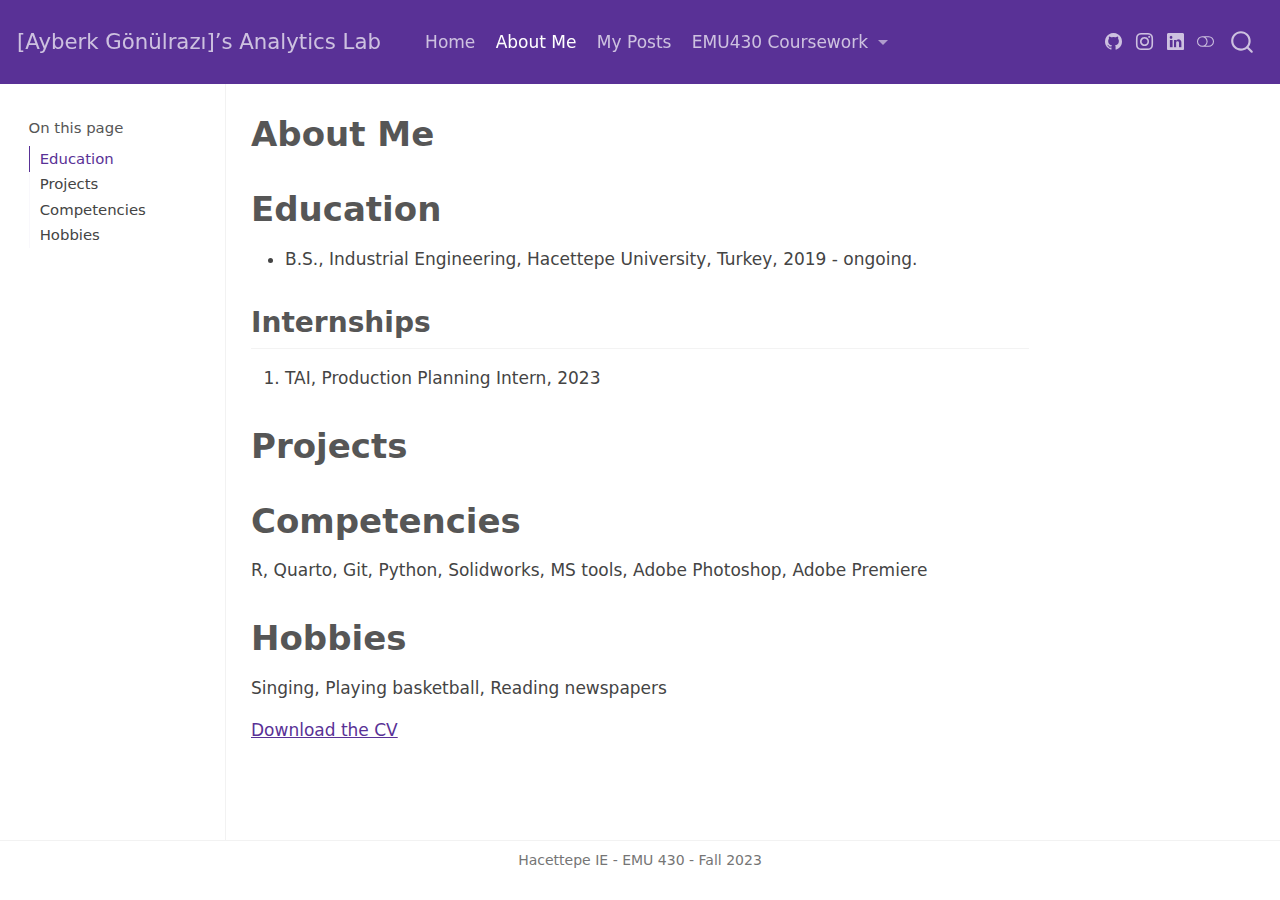
<file: docs/about.html>
<!DOCTYPE html>
<html xmlns="http://www.w3.org/1999/xhtml" lang="en" xml:lang="en"><head>

<meta charset="utf-8">
<meta name="generator" content="quarto-1.3.433">

<meta name="viewport" content="width=device-width, initial-scale=1.0, user-scalable=yes">


<title>[Ayberk Gönülrazı]’s Analytics Lab - About Me</title>
<style>
code{white-space: pre-wrap;}
span.smallcaps{font-variant: small-caps;}
div.columns{display: flex; gap: min(4vw, 1.5em);}
div.column{flex: auto; overflow-x: auto;}
div.hanging-indent{margin-left: 1.5em; text-indent: -1.5em;}
ul.task-list{list-style: none;}
ul.task-list li input[type="checkbox"] {
  width: 0.8em;
  margin: 0 0.8em 0.2em -1em; /* quarto-specific, see https://github.com/quarto-dev/quarto-cli/issues/4556 */ 
  vertical-align: middle;
}
</style>


<script src="site_libs/quarto-nav/quarto-nav.js"></script>
<script src="site_libs/quarto-nav/headroom.min.js"></script>
<script src="site_libs/clipboard/clipboard.min.js"></script>
<script src="site_libs/quarto-search/autocomplete.umd.js"></script>
<script src="site_libs/quarto-search/fuse.min.js"></script>
<script src="site_libs/quarto-search/quarto-search.js"></script>
<meta name="quarto:offset" content="./">
<script src="site_libs/quarto-html/quarto.js"></script>
<script src="site_libs/quarto-html/popper.min.js"></script>
<script src="site_libs/quarto-html/tippy.umd.min.js"></script>
<script src="site_libs/quarto-html/anchor.min.js"></script>
<link href="site_libs/quarto-html/tippy.css" rel="stylesheet">
<link href="site_libs/quarto-html/quarto-syntax-highlighting.css" rel="stylesheet" class="quarto-color-scheme" id="quarto-text-highlighting-styles">
<link href="site_libs/quarto-html/quarto-syntax-highlighting-dark.css" rel="prefetch" class="quarto-color-scheme quarto-color-alternate" id="quarto-text-highlighting-styles">
<script src="site_libs/bootstrap/bootstrap.min.js"></script>
<link href="site_libs/bootstrap/bootstrap-icons.css" rel="stylesheet">
<link href="site_libs/bootstrap/bootstrap.min.css" rel="stylesheet" class="quarto-color-scheme" id="quarto-bootstrap" data-mode="light">
<link href="site_libs/bootstrap/bootstrap-dark.min.css" rel="prefetch" class="quarto-color-scheme quarto-color-alternate" id="quarto-bootstrap" data-mode="dark">
<script id="quarto-search-options" type="application/json">{
  "location": "navbar",
  "copy-button": false,
  "collapse-after": 3,
  "panel-placement": "end",
  "type": "overlay",
  "limit": 20,
  "language": {
    "search-no-results-text": "No results",
    "search-matching-documents-text": "matching documents",
    "search-copy-link-title": "Copy link to search",
    "search-hide-matches-text": "Hide additional matches",
    "search-more-match-text": "more match in this document",
    "search-more-matches-text": "more matches in this document",
    "search-clear-button-title": "Clear",
    "search-detached-cancel-button-title": "Cancel",
    "search-submit-button-title": "Submit",
    "search-label": "Search"
  }
}</script>


<link rel="stylesheet" href="styles.css">
</head>

<body class="docked nav-fixed">

<div id="quarto-search-results"></div>
  <header id="quarto-header" class="headroom fixed-top">
    <nav class="navbar navbar-expand-lg navbar-dark ">
      <div class="navbar-container container-fluid">
      <div class="navbar-brand-container">
    <a class="navbar-brand" href="./index.html">
    <span class="navbar-title">[Ayberk Gönülrazı]’s Analytics Lab</span>
    </a>
  </div>
            <div id="quarto-search" class="" title="Search"></div>
          <button class="navbar-toggler" type="button" data-bs-toggle="collapse" data-bs-target="#navbarCollapse" aria-controls="navbarCollapse" aria-expanded="false" aria-label="Toggle navigation" onclick="if (window.quartoToggleHeadroom) { window.quartoToggleHeadroom(); }">
  <span class="navbar-toggler-icon"></span>
</button>
          <div class="collapse navbar-collapse" id="navbarCollapse">
            <ul class="navbar-nav navbar-nav-scroll me-auto">
  <li class="nav-item">
    <a class="nav-link" href="./index.html" rel="" target="">
 <span class="menu-text">Home</span></a>
  </li>  
  <li class="nav-item">
    <a class="nav-link active" href="./about.html" rel="" target="" aria-current="page">
 <span class="menu-text">About Me</span></a>
  </li>  
  <li class="nav-item">
    <a class="nav-link" href="./posts.html" rel="" target="">
 <span class="menu-text">My Posts</span></a>
  </li>  
  <li class="nav-item dropdown ">
    <a class="nav-link dropdown-toggle" href="#" id="nav-menu-emu430-coursework" role="button" data-bs-toggle="dropdown" aria-expanded="false" rel="" target="">
 <span class="menu-text">EMU430 Coursework</span>
    </a>
    <ul class="dropdown-menu" aria-labelledby="nav-menu-emu430-coursework">    
        <li>
    <a class="dropdown-item" href="./assignments.html" rel="" target="">
 <span class="dropdown-text">Assignments</span></a>
  </li>  
        <li>
    <a class="dropdown-item" href="./project.html" rel="" target="">
 <span class="dropdown-text">Project</span></a>
  </li>  
    </ul>
  </li>
</ul>
            <div class="quarto-navbar-tools ms-auto tools-wide">
    <a href="https://github.com/ayberkgnlraz" rel="" title="" class="quarto-navigation-tool px-1" aria-label=""><i class="bi bi-github"></i></a>
    <a href="https://www.instagram.com/ayberkgnlraz/" rel="" title="" class="quarto-navigation-tool px-1" aria-label=""><i class="bi bi-instagram"></i></a>
    <a href="https://www.linkedin.com/in/ayberk-g%C3%B6n%C3%BClraz%C4%B1-50a1141b7/" rel="" title="" class="quarto-navigation-tool px-1" aria-label=""><i class="bi bi-linkedin"></i></a>
  <a href="" class="quarto-color-scheme-toggle quarto-navigation-tool  px-1" onclick="window.quartoToggleColorScheme(); return false;" title="Toggle dark mode"><i class="bi"></i></a>
</div>
          </div> <!-- /navcollapse -->
      </div> <!-- /container-fluid -->
    </nav>
</header>
<!-- content -->
<div id="quarto-content" class="quarto-container page-columns page-rows-contents page-layout-article page-navbar">
<!-- sidebar -->
  <nav id="quarto-sidebar" class="sidebar collapse collapse-horizontal sidebar-navigation docked overflow-auto">
    <nav id="TOC" role="doc-toc" class="toc-active">
    <h2 id="toc-title">On this page</h2>
   
  <ul>
  <li><a href="#education" id="toc-education" class="nav-link active" data-scroll-target="#education">Education</a>
  <ul class="collapse">
  <li><a href="#internships" id="toc-internships" class="nav-link" data-scroll-target="#internships">Internships</a></li>
  </ul></li>
  <li><a href="#projects" id="toc-projects" class="nav-link" data-scroll-target="#projects">Projects</a></li>
  <li><a href="#competencies" id="toc-competencies" class="nav-link" data-scroll-target="#competencies">Competencies</a></li>
  <li><a href="#hobbies" id="toc-hobbies" class="nav-link" data-scroll-target="#hobbies">Hobbies</a></li>
  </ul>
</nav>
</nav>
<div id="quarto-sidebar-glass" data-bs-toggle="collapse" data-bs-target="#quarto-sidebar,#quarto-sidebar-glass"></div>
<!-- margin-sidebar -->
    <div id="quarto-margin-sidebar" class="sidebar margin-sidebar">
    </div>
<!-- main -->
<main class="content" id="quarto-document-content">

<header id="title-block-header" class="quarto-title-block default">
<div class="quarto-title">
<h1 class="title">About Me</h1>
</div>



<div class="quarto-title-meta">

    
  
    
  </div>
  

</header>

<section id="education" class="level1">
<h1>Education</h1>
<ul>
<li>B.S., Industrial Engineering, Hacettepe University, Turkey, 2019 - ongoing.</li>
</ul>
<section id="internships" class="level2">
<h2 class="anchored" data-anchor-id="internships">Internships</h2>
<ol type="1">
<li>TAI, Production Planning Intern, 2023</li>
</ol>
</section>
</section>
<section id="projects" class="level1">
<h1>Projects</h1>
</section>
<section id="competencies" class="level1">
<h1>Competencies</h1>
<p>R, Quarto, Git, Python, Solidworks, MS tools, Adobe Photoshop, Adobe Premiere</p>
</section>
<section id="hobbies" class="level1">
<h1>Hobbies</h1>
<p>Singing, Playing basketball, Reading newspapers</p>
<p><a href="https://drive.google.com/file/d/1uQ3Kfn7884inSwHiu3rbKaO3BpEgWMIl/view?usp=sharing">Download the CV</a></p>


</section>

<a onclick="window.scrollTo(0, 0); return false;" role="button" id="quarto-back-to-top"><i class="bi bi-arrow-up"></i> Back to top</a></main> <!-- /main -->
<script id="quarto-html-after-body" type="application/javascript">
window.document.addEventListener("DOMContentLoaded", function (event) {
  const toggleBodyColorMode = (bsSheetEl) => {
    const mode = bsSheetEl.getAttribute("data-mode");
    const bodyEl = window.document.querySelector("body");
    if (mode === "dark") {
      bodyEl.classList.add("quarto-dark");
      bodyEl.classList.remove("quarto-light");
    } else {
      bodyEl.classList.add("quarto-light");
      bodyEl.classList.remove("quarto-dark");
    }
  }
  const toggleBodyColorPrimary = () => {
    const bsSheetEl = window.document.querySelector("link#quarto-bootstrap");
    if (bsSheetEl) {
      toggleBodyColorMode(bsSheetEl);
    }
  }
  toggleBodyColorPrimary();  
  const disableStylesheet = (stylesheets) => {
    for (let i=0; i < stylesheets.length; i++) {
      const stylesheet = stylesheets[i];
      stylesheet.rel = 'prefetch';
    }
  }
  const enableStylesheet = (stylesheets) => {
    for (let i=0; i < stylesheets.length; i++) {
      const stylesheet = stylesheets[i];
      stylesheet.rel = 'stylesheet';
    }
  }
  const manageTransitions = (selector, allowTransitions) => {
    const els = window.document.querySelectorAll(selector);
    for (let i=0; i < els.length; i++) {
      const el = els[i];
      if (allowTransitions) {
        el.classList.remove('notransition');
      } else {
        el.classList.add('notransition');
      }
    }
  }
  const toggleColorMode = (alternate) => {
    // Switch the stylesheets
    const alternateStylesheets = window.document.querySelectorAll('link.quarto-color-scheme.quarto-color-alternate');
    manageTransitions('#quarto-margin-sidebar .nav-link', false);
    if (alternate) {
      enableStylesheet(alternateStylesheets);
      for (const sheetNode of alternateStylesheets) {
        if (sheetNode.id === "quarto-bootstrap") {
          toggleBodyColorMode(sheetNode);
        }
      }
    } else {
      disableStylesheet(alternateStylesheets);
      toggleBodyColorPrimary();
    }
    manageTransitions('#quarto-margin-sidebar .nav-link', true);
    // Switch the toggles
    const toggles = window.document.querySelectorAll('.quarto-color-scheme-toggle');
    for (let i=0; i < toggles.length; i++) {
      const toggle = toggles[i];
      if (toggle) {
        if (alternate) {
          toggle.classList.add("alternate");     
        } else {
          toggle.classList.remove("alternate");
        }
      }
    }
    // Hack to workaround the fact that safari doesn't
    // properly recolor the scrollbar when toggling (#1455)
    if (navigator.userAgent.indexOf('Safari') > 0 && navigator.userAgent.indexOf('Chrome') == -1) {
      manageTransitions("body", false);
      window.scrollTo(0, 1);
      setTimeout(() => {
        window.scrollTo(0, 0);
        manageTransitions("body", true);
      }, 40);  
    }
  }
  const isFileUrl = () => { 
    return window.location.protocol === 'file:';
  }
  const hasAlternateSentinel = () => {  
    let styleSentinel = getColorSchemeSentinel();
    if (styleSentinel !== null) {
      return styleSentinel === "alternate";
    } else {
      return false;
    }
  }
  const setStyleSentinel = (alternate) => {
    const value = alternate ? "alternate" : "default";
    if (!isFileUrl()) {
      window.localStorage.setItem("quarto-color-scheme", value);
    } else {
      localAlternateSentinel = value;
    }
  }
  const getColorSchemeSentinel = () => {
    if (!isFileUrl()) {
      const storageValue = window.localStorage.getItem("quarto-color-scheme");
      return storageValue != null ? storageValue : localAlternateSentinel;
    } else {
      return localAlternateSentinel;
    }
  }
  let localAlternateSentinel = 'default';
  // Dark / light mode switch
  window.quartoToggleColorScheme = () => {
    // Read the current dark / light value 
    let toAlternate = !hasAlternateSentinel();
    toggleColorMode(toAlternate);
    setStyleSentinel(toAlternate);
  };
  // Ensure there is a toggle, if there isn't float one in the top right
  if (window.document.querySelector('.quarto-color-scheme-toggle') === null) {
    const a = window.document.createElement('a');
    a.classList.add('top-right');
    a.classList.add('quarto-color-scheme-toggle');
    a.href = "";
    a.onclick = function() { try { window.quartoToggleColorScheme(); } catch {} return false; };
    const i = window.document.createElement("i");
    i.classList.add('bi');
    a.appendChild(i);
    window.document.body.appendChild(a);
  }
  // Switch to dark mode if need be
  if (hasAlternateSentinel()) {
    toggleColorMode(true);
  } else {
    toggleColorMode(false);
  }
  const icon = "";
  const anchorJS = new window.AnchorJS();
  anchorJS.options = {
    placement: 'right',
    icon: icon
  };
  anchorJS.add('.anchored');
  const isCodeAnnotation = (el) => {
    for (const clz of el.classList) {
      if (clz.startsWith('code-annotation-')) {                     
        return true;
      }
    }
    return false;
  }
  const clipboard = new window.ClipboardJS('.code-copy-button', {
    text: function(trigger) {
      const codeEl = trigger.previousElementSibling.cloneNode(true);
      for (const childEl of codeEl.children) {
        if (isCodeAnnotation(childEl)) {
          childEl.remove();
        }
      }
      return codeEl.innerText;
    }
  });
  clipboard.on('success', function(e) {
    // button target
    const button = e.trigger;
    // don't keep focus
    button.blur();
    // flash "checked"
    button.classList.add('code-copy-button-checked');
    var currentTitle = button.getAttribute("title");
    button.setAttribute("title", "Copied!");
    let tooltip;
    if (window.bootstrap) {
      button.setAttribute("data-bs-toggle", "tooltip");
      button.setAttribute("data-bs-placement", "left");
      button.setAttribute("data-bs-title", "Copied!");
      tooltip = new bootstrap.Tooltip(button, 
        { trigger: "manual", 
          customClass: "code-copy-button-tooltip",
          offset: [0, -8]});
      tooltip.show();    
    }
    setTimeout(function() {
      if (tooltip) {
        tooltip.hide();
        button.removeAttribute("data-bs-title");
        button.removeAttribute("data-bs-toggle");
        button.removeAttribute("data-bs-placement");
      }
      button.setAttribute("title", currentTitle);
      button.classList.remove('code-copy-button-checked');
    }, 1000);
    // clear code selection
    e.clearSelection();
  });
  function tippyHover(el, contentFn) {
    const config = {
      allowHTML: true,
      content: contentFn,
      maxWidth: 500,
      delay: 100,
      arrow: false,
      appendTo: function(el) {
          return el.parentElement;
      },
      interactive: true,
      interactiveBorder: 10,
      theme: 'quarto',
      placement: 'bottom-start'
    };
    window.tippy(el, config); 
  }
  const noterefs = window.document.querySelectorAll('a[role="doc-noteref"]');
  for (var i=0; i<noterefs.length; i++) {
    const ref = noterefs[i];
    tippyHover(ref, function() {
      // use id or data attribute instead here
      let href = ref.getAttribute('data-footnote-href') || ref.getAttribute('href');
      try { href = new URL(href).hash; } catch {}
      const id = href.replace(/^#\/?/, "");
      const note = window.document.getElementById(id);
      return note.innerHTML;
    });
  }
      let selectedAnnoteEl;
      const selectorForAnnotation = ( cell, annotation) => {
        let cellAttr = 'data-code-cell="' + cell + '"';
        let lineAttr = 'data-code-annotation="' +  annotation + '"';
        const selector = 'span[' + cellAttr + '][' + lineAttr + ']';
        return selector;
      }
      const selectCodeLines = (annoteEl) => {
        const doc = window.document;
        const targetCell = annoteEl.getAttribute("data-target-cell");
        const targetAnnotation = annoteEl.getAttribute("data-target-annotation");
        const annoteSpan = window.document.querySelector(selectorForAnnotation(targetCell, targetAnnotation));
        const lines = annoteSpan.getAttribute("data-code-lines").split(",");
        const lineIds = lines.map((line) => {
          return targetCell + "-" + line;
        })
        let top = null;
        let height = null;
        let parent = null;
        if (lineIds.length > 0) {
            //compute the position of the single el (top and bottom and make a div)
            const el = window.document.getElementById(lineIds[0]);
            top = el.offsetTop;
            height = el.offsetHeight;
            parent = el.parentElement.parentElement;
          if (lineIds.length > 1) {
            const lastEl = window.document.getElementById(lineIds[lineIds.length - 1]);
            const bottom = lastEl.offsetTop + lastEl.offsetHeight;
            height = bottom - top;
          }
          if (top !== null && height !== null && parent !== null) {
            // cook up a div (if necessary) and position it 
            let div = window.document.getElementById("code-annotation-line-highlight");
            if (div === null) {
              div = window.document.createElement("div");
              div.setAttribute("id", "code-annotation-line-highlight");
              div.style.position = 'absolute';
              parent.appendChild(div);
            }
            div.style.top = top - 2 + "px";
            div.style.height = height + 4 + "px";
            let gutterDiv = window.document.getElementById("code-annotation-line-highlight-gutter");
            if (gutterDiv === null) {
              gutterDiv = window.document.createElement("div");
              gutterDiv.setAttribute("id", "code-annotation-line-highlight-gutter");
              gutterDiv.style.position = 'absolute';
              const codeCell = window.document.getElementById(targetCell);
              const gutter = codeCell.querySelector('.code-annotation-gutter');
              gutter.appendChild(gutterDiv);
            }
            gutterDiv.style.top = top - 2 + "px";
            gutterDiv.style.height = height + 4 + "px";
          }
          selectedAnnoteEl = annoteEl;
        }
      };
      const unselectCodeLines = () => {
        const elementsIds = ["code-annotation-line-highlight", "code-annotation-line-highlight-gutter"];
        elementsIds.forEach((elId) => {
          const div = window.document.getElementById(elId);
          if (div) {
            div.remove();
          }
        });
        selectedAnnoteEl = undefined;
      };
      // Attach click handler to the DT
      const annoteDls = window.document.querySelectorAll('dt[data-target-cell]');
      for (const annoteDlNode of annoteDls) {
        annoteDlNode.addEventListener('click', (event) => {
          const clickedEl = event.target;
          if (clickedEl !== selectedAnnoteEl) {
            unselectCodeLines();
            const activeEl = window.document.querySelector('dt[data-target-cell].code-annotation-active');
            if (activeEl) {
              activeEl.classList.remove('code-annotation-active');
            }
            selectCodeLines(clickedEl);
            clickedEl.classList.add('code-annotation-active');
          } else {
            // Unselect the line
            unselectCodeLines();
            clickedEl.classList.remove('code-annotation-active');
          }
        });
      }
  const findCites = (el) => {
    const parentEl = el.parentElement;
    if (parentEl) {
      const cites = parentEl.dataset.cites;
      if (cites) {
        return {
          el,
          cites: cites.split(' ')
        };
      } else {
        return findCites(el.parentElement)
      }
    } else {
      return undefined;
    }
  };
  var bibliorefs = window.document.querySelectorAll('a[role="doc-biblioref"]');
  for (var i=0; i<bibliorefs.length; i++) {
    const ref = bibliorefs[i];
    const citeInfo = findCites(ref);
    if (citeInfo) {
      tippyHover(citeInfo.el, function() {
        var popup = window.document.createElement('div');
        citeInfo.cites.forEach(function(cite) {
          var citeDiv = window.document.createElement('div');
          citeDiv.classList.add('hanging-indent');
          citeDiv.classList.add('csl-entry');
          var biblioDiv = window.document.getElementById('ref-' + cite);
          if (biblioDiv) {
            citeDiv.innerHTML = biblioDiv.innerHTML;
          }
          popup.appendChild(citeDiv);
        });
        return popup.innerHTML;
      });
    }
  }
});
</script>
</div> <!-- /content -->
<footer class="footer">
  <div class="nav-footer">
    <div class="nav-footer-left">
      &nbsp;
    </div>   
    <div class="nav-footer-center">Hacettepe IE - EMU 430 - Fall 2023</div>
    <div class="nav-footer-right">
      &nbsp;
    </div>
  </div>
</footer>



</body></html>
</file>
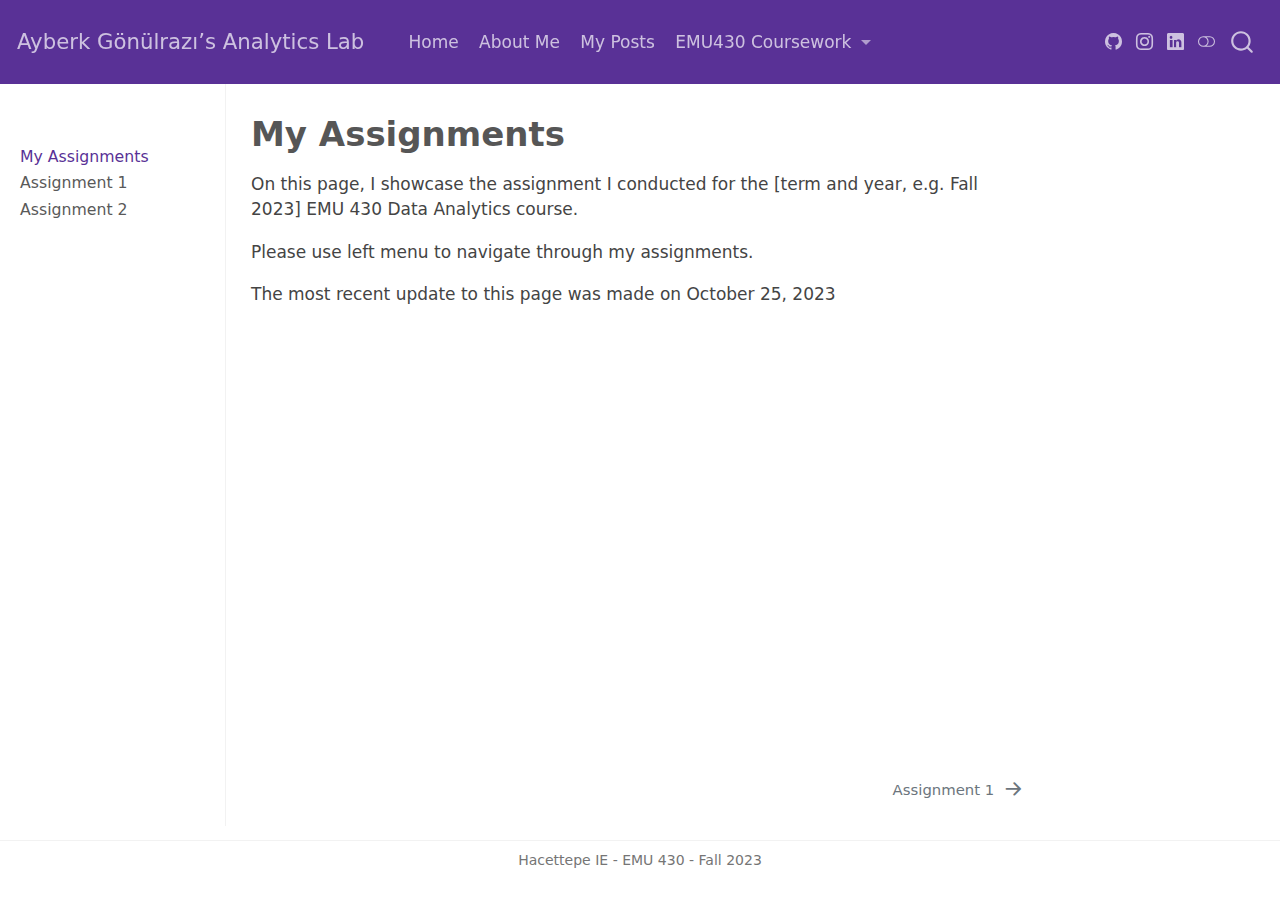
<file: docs/assignments.html>
<!DOCTYPE html>
<html xmlns="http://www.w3.org/1999/xhtml" lang="en" xml:lang="en"><head>

<meta charset="utf-8">
<meta name="generator" content="quarto-1.3.433">

<meta name="viewport" content="width=device-width, initial-scale=1.0, user-scalable=yes">


<title>Ayberk Gönülrazı’s Analytics Lab - My Assignments</title>
<style>
code{white-space: pre-wrap;}
span.smallcaps{font-variant: small-caps;}
div.columns{display: flex; gap: min(4vw, 1.5em);}
div.column{flex: auto; overflow-x: auto;}
div.hanging-indent{margin-left: 1.5em; text-indent: -1.5em;}
ul.task-list{list-style: none;}
ul.task-list li input[type="checkbox"] {
  width: 0.8em;
  margin: 0 0.8em 0.2em -1em; /* quarto-specific, see https://github.com/quarto-dev/quarto-cli/issues/4556 */ 
  vertical-align: middle;
}
</style>


<script src="site_libs/quarto-nav/quarto-nav.js"></script>
<script src="site_libs/quarto-nav/headroom.min.js"></script>
<script src="site_libs/clipboard/clipboard.min.js"></script>
<script src="site_libs/quarto-search/autocomplete.umd.js"></script>
<script src="site_libs/quarto-search/fuse.min.js"></script>
<script src="site_libs/quarto-search/quarto-search.js"></script>
<meta name="quarto:offset" content="./">
<link href="./assignments/assignment-1.html" rel="next">
<script src="site_libs/quarto-html/quarto.js"></script>
<script src="site_libs/quarto-html/popper.min.js"></script>
<script src="site_libs/quarto-html/tippy.umd.min.js"></script>
<script src="site_libs/quarto-html/anchor.min.js"></script>
<link href="site_libs/quarto-html/tippy.css" rel="stylesheet">
<link href="site_libs/quarto-html/quarto-syntax-highlighting.css" rel="stylesheet" class="quarto-color-scheme" id="quarto-text-highlighting-styles">
<link href="site_libs/quarto-html/quarto-syntax-highlighting-dark.css" rel="prefetch" class="quarto-color-scheme quarto-color-alternate" id="quarto-text-highlighting-styles">
<script src="site_libs/bootstrap/bootstrap.min.js"></script>
<link href="site_libs/bootstrap/bootstrap-icons.css" rel="stylesheet">
<link href="site_libs/bootstrap/bootstrap.min.css" rel="stylesheet" class="quarto-color-scheme" id="quarto-bootstrap" data-mode="light">
<link href="site_libs/bootstrap/bootstrap-dark.min.css" rel="prefetch" class="quarto-color-scheme quarto-color-alternate" id="quarto-bootstrap" data-mode="dark">
<script id="quarto-search-options" type="application/json">{
  "location": "navbar",
  "copy-button": false,
  "collapse-after": 3,
  "panel-placement": "end",
  "type": "overlay",
  "limit": 20,
  "language": {
    "search-no-results-text": "No results",
    "search-matching-documents-text": "matching documents",
    "search-copy-link-title": "Copy link to search",
    "search-hide-matches-text": "Hide additional matches",
    "search-more-match-text": "more match in this document",
    "search-more-matches-text": "more matches in this document",
    "search-clear-button-title": "Clear",
    "search-detached-cancel-button-title": "Cancel",
    "search-submit-button-title": "Submit",
    "search-label": "Search"
  }
}</script>


<link rel="stylesheet" href="styles.css">
</head>

<body class="nav-sidebar docked nav-fixed">

<div id="quarto-search-results"></div>
  <header id="quarto-header" class="headroom fixed-top">
    <nav class="navbar navbar-expand-lg navbar-dark ">
      <div class="navbar-container container-fluid">
      <div class="navbar-brand-container">
    <a class="navbar-brand" href="./index.html">
    <span class="navbar-title">Ayberk Gönülrazı’s Analytics Lab</span>
    </a>
  </div>
            <div id="quarto-search" class="" title="Search"></div>
          <button class="navbar-toggler" type="button" data-bs-toggle="collapse" data-bs-target="#navbarCollapse" aria-controls="navbarCollapse" aria-expanded="false" aria-label="Toggle navigation" onclick="if (window.quartoToggleHeadroom) { window.quartoToggleHeadroom(); }">
  <span class="navbar-toggler-icon"></span>
</button>
          <div class="collapse navbar-collapse" id="navbarCollapse">
            <ul class="navbar-nav navbar-nav-scroll me-auto">
  <li class="nav-item">
    <a class="nav-link" href="./index.html" rel="" target="">
 <span class="menu-text">Home</span></a>
  </li>  
  <li class="nav-item">
    <a class="nav-link" href="./about.html" rel="" target="">
 <span class="menu-text">About Me</span></a>
  </li>  
  <li class="nav-item">
    <a class="nav-link" href="./posts.html" rel="" target="">
 <span class="menu-text">My Posts</span></a>
  </li>  
  <li class="nav-item dropdown ">
    <a class="nav-link dropdown-toggle" href="#" id="nav-menu-emu430-coursework" role="button" data-bs-toggle="dropdown" aria-expanded="false" rel="" target="">
 <span class="menu-text">EMU430 Coursework</span>
    </a>
    <ul class="dropdown-menu" aria-labelledby="nav-menu-emu430-coursework">    
        <li>
    <a class="dropdown-item" href="./assignments.html" rel="" target="">
 <span class="dropdown-text">Assignments</span></a>
  </li>  
        <li>
    <a class="dropdown-item" href="./project.html" rel="" target="">
 <span class="dropdown-text">Project</span></a>
  </li>  
    </ul>
  </li>
</ul>
            <div class="quarto-navbar-tools ms-auto tools-wide">
    <a href="https://github.com/ayberkgnlraz" rel="" title="" class="quarto-navigation-tool px-1" aria-label=""><i class="bi bi-github"></i></a>
    <a href="https://www.instagram.com/ayberkgnlraz/" rel="" title="" class="quarto-navigation-tool px-1" aria-label=""><i class="bi bi-instagram"></i></a>
    <a href="https://www.linkedin.com/in/ayberk-g%C3%B6n%C3%BClraz%C4%B1-50a1141b7/" rel="" title="" class="quarto-navigation-tool px-1" aria-label=""><i class="bi bi-linkedin"></i></a>
  <a href="" class="quarto-color-scheme-toggle quarto-navigation-tool  px-1" onclick="window.quartoToggleColorScheme(); return false;" title="Toggle dark mode"><i class="bi"></i></a>
</div>
          </div> <!-- /navcollapse -->
      </div> <!-- /container-fluid -->
    </nav>
  <nav class="quarto-secondary-nav">
    <div class="container-fluid d-flex">
      <button type="button" class="quarto-btn-toggle btn" data-bs-toggle="collapse" data-bs-target="#quarto-sidebar,#quarto-sidebar-glass" aria-controls="quarto-sidebar" aria-expanded="false" aria-label="Toggle sidebar navigation" onclick="if (window.quartoToggleHeadroom) { window.quartoToggleHeadroom(); }">
        <i class="bi bi-layout-text-sidebar-reverse"></i>
      </button>
      <nav class="quarto-page-breadcrumbs" aria-label="breadcrumb"><ol class="breadcrumb"><li class="breadcrumb-item"><a href="./assignments.html">My Assignments</a></li></ol></nav>
      <a class="flex-grow-1" role="button" data-bs-toggle="collapse" data-bs-target="#quarto-sidebar,#quarto-sidebar-glass" aria-controls="quarto-sidebar" aria-expanded="false" aria-label="Toggle sidebar navigation" onclick="if (window.quartoToggleHeadroom) { window.quartoToggleHeadroom(); }">      
      </a>
      <button type="button" class="btn quarto-search-button" aria-label="" onclick="window.quartoOpenSearch();">
        <i class="bi bi-search"></i>
      </button>
    </div>
  </nav>
</header>
<!-- content -->
<div id="quarto-content" class="quarto-container page-columns page-rows-contents page-layout-article page-navbar">
<!-- sidebar -->
  <nav id="quarto-sidebar" class="sidebar collapse collapse-horizontal sidebar-navigation docked overflow-auto">
        <div class="mt-2 flex-shrink-0 align-items-center">
        <div class="sidebar-search">
        <div id="quarto-search" class="" title="Search"></div>
        </div>
        </div>
    <div class="sidebar-menu-container"> 
    <ul class="list-unstyled mt-1">
        <li class="sidebar-item">
  <div class="sidebar-item-container"> 
  <a href="./assignments.html" class="sidebar-item-text sidebar-link active">
 <span class="menu-text">My Assignments</span></a>
  </div>
</li>
        <li class="sidebar-item">
  <div class="sidebar-item-container"> 
  <a href="./assignments/assignment-1.html" class="sidebar-item-text sidebar-link">
 <span class="menu-text">Assignment 1</span></a>
  </div>
</li>
        <li class="sidebar-item">
  <div class="sidebar-item-container"> 
  <a href="./assignments/assignment-2.html" class="sidebar-item-text sidebar-link">
 <span class="menu-text">Assignment 2</span></a>
  </div>
</li>
    </ul>
    </div>
    
</nav>
<div id="quarto-sidebar-glass" data-bs-toggle="collapse" data-bs-target="#quarto-sidebar,#quarto-sidebar-glass"></div>
<!-- margin-sidebar -->
    <div id="quarto-margin-sidebar" class="sidebar margin-sidebar">
    </div>
<!-- main -->
<main class="content" id="quarto-document-content">

<header id="title-block-header" class="quarto-title-block default">
<div class="quarto-title">
<h1 class="title">My Assignments</h1>
</div>



<div class="quarto-title-meta">

    
  
    
  </div>
  

</header>

<p>On this page, I showcase the assignment I conducted for the [term and year, e.g.&nbsp;Fall 2023] EMU 430 Data Analytics course.</p>
<p>Please use left menu to navigate through my assignments.</p>
<p>The most recent update to this page was made on October 25, 2023</p>



<a onclick="window.scrollTo(0, 0); return false;" role="button" id="quarto-back-to-top"><i class="bi bi-arrow-up"></i> Back to top</a></main> <!-- /main -->
<script id="quarto-html-after-body" type="application/javascript">
window.document.addEventListener("DOMContentLoaded", function (event) {
  const toggleBodyColorMode = (bsSheetEl) => {
    const mode = bsSheetEl.getAttribute("data-mode");
    const bodyEl = window.document.querySelector("body");
    if (mode === "dark") {
      bodyEl.classList.add("quarto-dark");
      bodyEl.classList.remove("quarto-light");
    } else {
      bodyEl.classList.add("quarto-light");
      bodyEl.classList.remove("quarto-dark");
    }
  }
  const toggleBodyColorPrimary = () => {
    const bsSheetEl = window.document.querySelector("link#quarto-bootstrap");
    if (bsSheetEl) {
      toggleBodyColorMode(bsSheetEl);
    }
  }
  toggleBodyColorPrimary();  
  const disableStylesheet = (stylesheets) => {
    for (let i=0; i < stylesheets.length; i++) {
      const stylesheet = stylesheets[i];
      stylesheet.rel = 'prefetch';
    }
  }
  const enableStylesheet = (stylesheets) => {
    for (let i=0; i < stylesheets.length; i++) {
      const stylesheet = stylesheets[i];
      stylesheet.rel = 'stylesheet';
    }
  }
  const manageTransitions = (selector, allowTransitions) => {
    const els = window.document.querySelectorAll(selector);
    for (let i=0; i < els.length; i++) {
      const el = els[i];
      if (allowTransitions) {
        el.classList.remove('notransition');
      } else {
        el.classList.add('notransition');
      }
    }
  }
  const toggleColorMode = (alternate) => {
    // Switch the stylesheets
    const alternateStylesheets = window.document.querySelectorAll('link.quarto-color-scheme.quarto-color-alternate');
    manageTransitions('#quarto-margin-sidebar .nav-link', false);
    if (alternate) {
      enableStylesheet(alternateStylesheets);
      for (const sheetNode of alternateStylesheets) {
        if (sheetNode.id === "quarto-bootstrap") {
          toggleBodyColorMode(sheetNode);
        }
      }
    } else {
      disableStylesheet(alternateStylesheets);
      toggleBodyColorPrimary();
    }
    manageTransitions('#quarto-margin-sidebar .nav-link', true);
    // Switch the toggles
    const toggles = window.document.querySelectorAll('.quarto-color-scheme-toggle');
    for (let i=0; i < toggles.length; i++) {
      const toggle = toggles[i];
      if (toggle) {
        if (alternate) {
          toggle.classList.add("alternate");     
        } else {
          toggle.classList.remove("alternate");
        }
      }
    }
    // Hack to workaround the fact that safari doesn't
    // properly recolor the scrollbar when toggling (#1455)
    if (navigator.userAgent.indexOf('Safari') > 0 && navigator.userAgent.indexOf('Chrome') == -1) {
      manageTransitions("body", false);
      window.scrollTo(0, 1);
      setTimeout(() => {
        window.scrollTo(0, 0);
        manageTransitions("body", true);
      }, 40);  
    }
  }
  const isFileUrl = () => { 
    return window.location.protocol === 'file:';
  }
  const hasAlternateSentinel = () => {  
    let styleSentinel = getColorSchemeSentinel();
    if (styleSentinel !== null) {
      return styleSentinel === "alternate";
    } else {
      return false;
    }
  }
  const setStyleSentinel = (alternate) => {
    const value = alternate ? "alternate" : "default";
    if (!isFileUrl()) {
      window.localStorage.setItem("quarto-color-scheme", value);
    } else {
      localAlternateSentinel = value;
    }
  }
  const getColorSchemeSentinel = () => {
    if (!isFileUrl()) {
      const storageValue = window.localStorage.getItem("quarto-color-scheme");
      return storageValue != null ? storageValue : localAlternateSentinel;
    } else {
      return localAlternateSentinel;
    }
  }
  let localAlternateSentinel = 'default';
  // Dark / light mode switch
  window.quartoToggleColorScheme = () => {
    // Read the current dark / light value 
    let toAlternate = !hasAlternateSentinel();
    toggleColorMode(toAlternate);
    setStyleSentinel(toAlternate);
  };
  // Ensure there is a toggle, if there isn't float one in the top right
  if (window.document.querySelector('.quarto-color-scheme-toggle') === null) {
    const a = window.document.createElement('a');
    a.classList.add('top-right');
    a.classList.add('quarto-color-scheme-toggle');
    a.href = "";
    a.onclick = function() { try { window.quartoToggleColorScheme(); } catch {} return false; };
    const i = window.document.createElement("i");
    i.classList.add('bi');
    a.appendChild(i);
    window.document.body.appendChild(a);
  }
  // Switch to dark mode if need be
  if (hasAlternateSentinel()) {
    toggleColorMode(true);
  } else {
    toggleColorMode(false);
  }
  const icon = "";
  const anchorJS = new window.AnchorJS();
  anchorJS.options = {
    placement: 'right',
    icon: icon
  };
  anchorJS.add('.anchored');
  const isCodeAnnotation = (el) => {
    for (const clz of el.classList) {
      if (clz.startsWith('code-annotation-')) {                     
        return true;
      }
    }
    return false;
  }
  const clipboard = new window.ClipboardJS('.code-copy-button', {
    text: function(trigger) {
      const codeEl = trigger.previousElementSibling.cloneNode(true);
      for (const childEl of codeEl.children) {
        if (isCodeAnnotation(childEl)) {
          childEl.remove();
        }
      }
      return codeEl.innerText;
    }
  });
  clipboard.on('success', function(e) {
    // button target
    const button = e.trigger;
    // don't keep focus
    button.blur();
    // flash "checked"
    button.classList.add('code-copy-button-checked');
    var currentTitle = button.getAttribute("title");
    button.setAttribute("title", "Copied!");
    let tooltip;
    if (window.bootstrap) {
      button.setAttribute("data-bs-toggle", "tooltip");
      button.setAttribute("data-bs-placement", "left");
      button.setAttribute("data-bs-title", "Copied!");
      tooltip = new bootstrap.Tooltip(button, 
        { trigger: "manual", 
          customClass: "code-copy-button-tooltip",
          offset: [0, -8]});
      tooltip.show();    
    }
    setTimeout(function() {
      if (tooltip) {
        tooltip.hide();
        button.removeAttribute("data-bs-title");
        button.removeAttribute("data-bs-toggle");
        button.removeAttribute("data-bs-placement");
      }
      button.setAttribute("title", currentTitle);
      button.classList.remove('code-copy-button-checked');
    }, 1000);
    // clear code selection
    e.clearSelection();
  });
  function tippyHover(el, contentFn) {
    const config = {
      allowHTML: true,
      content: contentFn,
      maxWidth: 500,
      delay: 100,
      arrow: false,
      appendTo: function(el) {
          return el.parentElement;
      },
      interactive: true,
      interactiveBorder: 10,
      theme: 'quarto',
      placement: 'bottom-start'
    };
    window.tippy(el, config); 
  }
  const noterefs = window.document.querySelectorAll('a[role="doc-noteref"]');
  for (var i=0; i<noterefs.length; i++) {
    const ref = noterefs[i];
    tippyHover(ref, function() {
      // use id or data attribute instead here
      let href = ref.getAttribute('data-footnote-href') || ref.getAttribute('href');
      try { href = new URL(href).hash; } catch {}
      const id = href.replace(/^#\/?/, "");
      const note = window.document.getElementById(id);
      return note.innerHTML;
    });
  }
      let selectedAnnoteEl;
      const selectorForAnnotation = ( cell, annotation) => {
        let cellAttr = 'data-code-cell="' + cell + '"';
        let lineAttr = 'data-code-annotation="' +  annotation + '"';
        const selector = 'span[' + cellAttr + '][' + lineAttr + ']';
        return selector;
      }
      const selectCodeLines = (annoteEl) => {
        const doc = window.document;
        const targetCell = annoteEl.getAttribute("data-target-cell");
        const targetAnnotation = annoteEl.getAttribute("data-target-annotation");
        const annoteSpan = window.document.querySelector(selectorForAnnotation(targetCell, targetAnnotation));
        const lines = annoteSpan.getAttribute("data-code-lines").split(",");
        const lineIds = lines.map((line) => {
          return targetCell + "-" + line;
        })
        let top = null;
        let height = null;
        let parent = null;
        if (lineIds.length > 0) {
            //compute the position of the single el (top and bottom and make a div)
            const el = window.document.getElementById(lineIds[0]);
            top = el.offsetTop;
            height = el.offsetHeight;
            parent = el.parentElement.parentElement;
          if (lineIds.length > 1) {
            const lastEl = window.document.getElementById(lineIds[lineIds.length - 1]);
            const bottom = lastEl.offsetTop + lastEl.offsetHeight;
            height = bottom - top;
          }
          if (top !== null && height !== null && parent !== null) {
            // cook up a div (if necessary) and position it 
            let div = window.document.getElementById("code-annotation-line-highlight");
            if (div === null) {
              div = window.document.createElement("div");
              div.setAttribute("id", "code-annotation-line-highlight");
              div.style.position = 'absolute';
              parent.appendChild(div);
            }
            div.style.top = top - 2 + "px";
            div.style.height = height + 4 + "px";
            let gutterDiv = window.document.getElementById("code-annotation-line-highlight-gutter");
            if (gutterDiv === null) {
              gutterDiv = window.document.createElement("div");
              gutterDiv.setAttribute("id", "code-annotation-line-highlight-gutter");
              gutterDiv.style.position = 'absolute';
              const codeCell = window.document.getElementById(targetCell);
              const gutter = codeCell.querySelector('.code-annotation-gutter');
              gutter.appendChild(gutterDiv);
            }
            gutterDiv.style.top = top - 2 + "px";
            gutterDiv.style.height = height + 4 + "px";
          }
          selectedAnnoteEl = annoteEl;
        }
      };
      const unselectCodeLines = () => {
        const elementsIds = ["code-annotation-line-highlight", "code-annotation-line-highlight-gutter"];
        elementsIds.forEach((elId) => {
          const div = window.document.getElementById(elId);
          if (div) {
            div.remove();
          }
        });
        selectedAnnoteEl = undefined;
      };
      // Attach click handler to the DT
      const annoteDls = window.document.querySelectorAll('dt[data-target-cell]');
      for (const annoteDlNode of annoteDls) {
        annoteDlNode.addEventListener('click', (event) => {
          const clickedEl = event.target;
          if (clickedEl !== selectedAnnoteEl) {
            unselectCodeLines();
            const activeEl = window.document.querySelector('dt[data-target-cell].code-annotation-active');
            if (activeEl) {
              activeEl.classList.remove('code-annotation-active');
            }
            selectCodeLines(clickedEl);
            clickedEl.classList.add('code-annotation-active');
          } else {
            // Unselect the line
            unselectCodeLines();
            clickedEl.classList.remove('code-annotation-active');
          }
        });
      }
  const findCites = (el) => {
    const parentEl = el.parentElement;
    if (parentEl) {
      const cites = parentEl.dataset.cites;
      if (cites) {
        return {
          el,
          cites: cites.split(' ')
        };
      } else {
        return findCites(el.parentElement)
      }
    } else {
      return undefined;
    }
  };
  var bibliorefs = window.document.querySelectorAll('a[role="doc-biblioref"]');
  for (var i=0; i<bibliorefs.length; i++) {
    const ref = bibliorefs[i];
    const citeInfo = findCites(ref);
    if (citeInfo) {
      tippyHover(citeInfo.el, function() {
        var popup = window.document.createElement('div');
        citeInfo.cites.forEach(function(cite) {
          var citeDiv = window.document.createElement('div');
          citeDiv.classList.add('hanging-indent');
          citeDiv.classList.add('csl-entry');
          var biblioDiv = window.document.getElementById('ref-' + cite);
          if (biblioDiv) {
            citeDiv.innerHTML = biblioDiv.innerHTML;
          }
          popup.appendChild(citeDiv);
        });
        return popup.innerHTML;
      });
    }
  }
});
</script>
<nav class="page-navigation">
  <div class="nav-page nav-page-previous">
  </div>
  <div class="nav-page nav-page-next">
      <a href="./assignments/assignment-1.html" class="pagination-link">
        <span class="nav-page-text">Assignment 1</span> <i class="bi bi-arrow-right-short"></i>
      </a>
  </div>
</nav>
</div> <!-- /content -->
<footer class="footer">
  <div class="nav-footer">
    <div class="nav-footer-left">
      &nbsp;
    </div>   
    <div class="nav-footer-center">Hacettepe IE - EMU 430 - Fall 2023</div>
    <div class="nav-footer-right">
      &nbsp;
    </div>
  </div>
</footer>



</body></html>
</file>
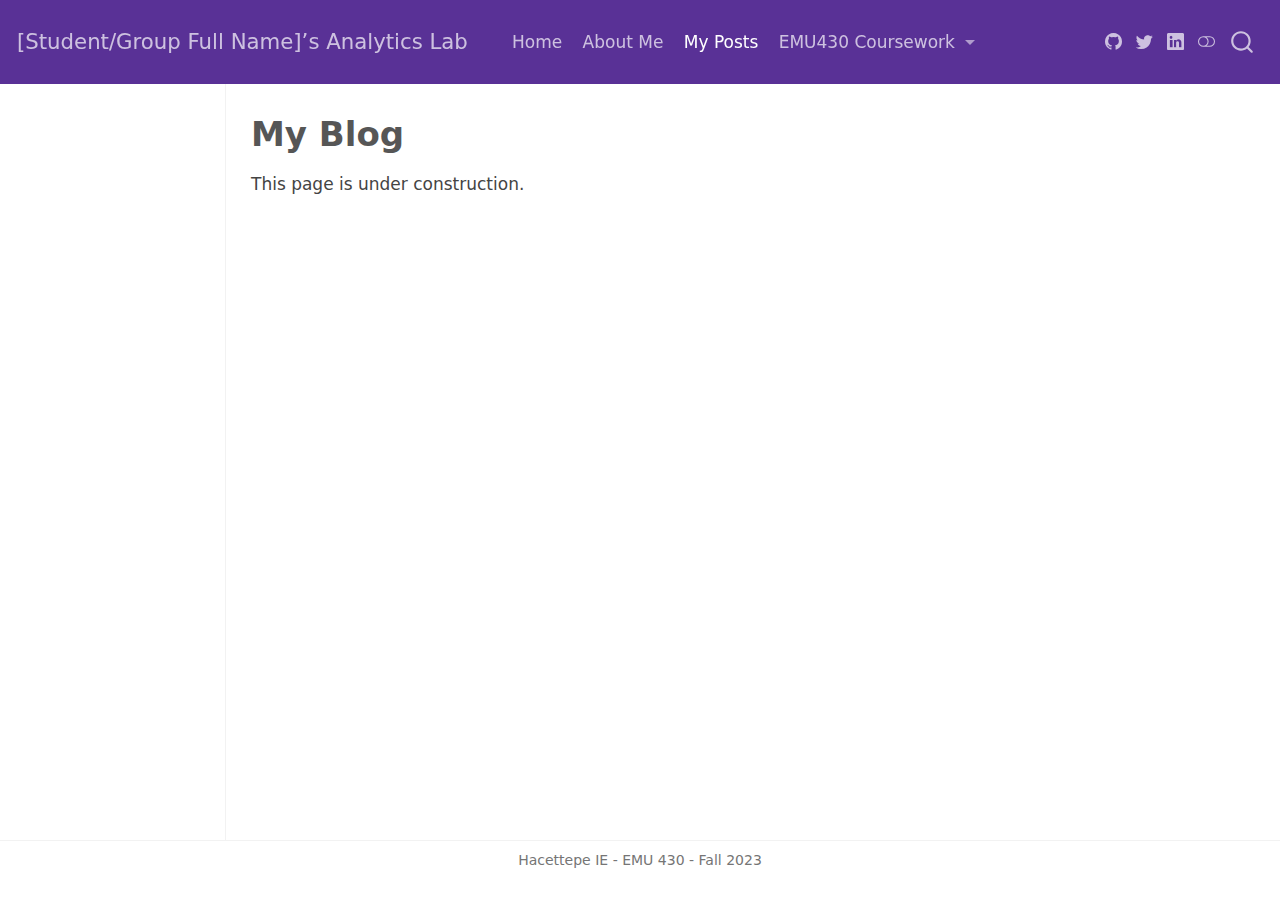
<file: docs/posts.html>
<!DOCTYPE html>
<html xmlns="http://www.w3.org/1999/xhtml" lang="en" xml:lang="en"><head>

<meta charset="utf-8">
<meta name="generator" content="quarto-1.3.433">

<meta name="viewport" content="width=device-width, initial-scale=1.0, user-scalable=yes">


<title>[Student/Group Full Name]’s Analytics Lab - My Blog</title>
<style>
code{white-space: pre-wrap;}
span.smallcaps{font-variant: small-caps;}
div.columns{display: flex; gap: min(4vw, 1.5em);}
div.column{flex: auto; overflow-x: auto;}
div.hanging-indent{margin-left: 1.5em; text-indent: -1.5em;}
ul.task-list{list-style: none;}
ul.task-list li input[type="checkbox"] {
  width: 0.8em;
  margin: 0 0.8em 0.2em -1em; /* quarto-specific, see https://github.com/quarto-dev/quarto-cli/issues/4556 */ 
  vertical-align: middle;
}
</style>


<script src="site_libs/quarto-nav/quarto-nav.js"></script>
<script src="site_libs/quarto-nav/headroom.min.js"></script>
<script src="site_libs/clipboard/clipboard.min.js"></script>
<script src="site_libs/quarto-search/autocomplete.umd.js"></script>
<script src="site_libs/quarto-search/fuse.min.js"></script>
<script src="site_libs/quarto-search/quarto-search.js"></script>
<meta name="quarto:offset" content="./">
<script src="site_libs/quarto-html/quarto.js"></script>
<script src="site_libs/quarto-html/popper.min.js"></script>
<script src="site_libs/quarto-html/tippy.umd.min.js"></script>
<script src="site_libs/quarto-html/anchor.min.js"></script>
<link href="site_libs/quarto-html/tippy.css" rel="stylesheet">
<link href="site_libs/quarto-html/quarto-syntax-highlighting.css" rel="stylesheet" class="quarto-color-scheme" id="quarto-text-highlighting-styles">
<link href="site_libs/quarto-html/quarto-syntax-highlighting-dark.css" rel="prefetch" class="quarto-color-scheme quarto-color-alternate" id="quarto-text-highlighting-styles">
<script src="site_libs/bootstrap/bootstrap.min.js"></script>
<link href="site_libs/bootstrap/bootstrap-icons.css" rel="stylesheet">
<link href="site_libs/bootstrap/bootstrap.min.css" rel="stylesheet" class="quarto-color-scheme" id="quarto-bootstrap" data-mode="light">
<link href="site_libs/bootstrap/bootstrap-dark.min.css" rel="prefetch" class="quarto-color-scheme quarto-color-alternate" id="quarto-bootstrap" data-mode="dark">
<script id="quarto-search-options" type="application/json">{
  "location": "navbar",
  "copy-button": false,
  "collapse-after": 3,
  "panel-placement": "end",
  "type": "overlay",
  "limit": 20,
  "language": {
    "search-no-results-text": "No results",
    "search-matching-documents-text": "matching documents",
    "search-copy-link-title": "Copy link to search",
    "search-hide-matches-text": "Hide additional matches",
    "search-more-match-text": "more match in this document",
    "search-more-matches-text": "more matches in this document",
    "search-clear-button-title": "Clear",
    "search-detached-cancel-button-title": "Cancel",
    "search-submit-button-title": "Submit",
    "search-label": "Search"
  }
}</script>


<link rel="stylesheet" href="styles.css">
</head>

<body class="docked nav-fixed">

<div id="quarto-search-results"></div>
  <header id="quarto-header" class="headroom fixed-top">
    <nav class="navbar navbar-expand-lg navbar-dark ">
      <div class="navbar-container container-fluid">
      <div class="navbar-brand-container">
    <a class="navbar-brand" href="./index.html">
    <span class="navbar-title">[Student/Group Full Name]’s Analytics Lab</span>
    </a>
  </div>
            <div id="quarto-search" class="" title="Search"></div>
          <button class="navbar-toggler" type="button" data-bs-toggle="collapse" data-bs-target="#navbarCollapse" aria-controls="navbarCollapse" aria-expanded="false" aria-label="Toggle navigation" onclick="if (window.quartoToggleHeadroom) { window.quartoToggleHeadroom(); }">
  <span class="navbar-toggler-icon"></span>
</button>
          <div class="collapse navbar-collapse" id="navbarCollapse">
            <ul class="navbar-nav navbar-nav-scroll me-auto">
  <li class="nav-item">
    <a class="nav-link" href="./index.html" rel="" target="">
 <span class="menu-text">Home</span></a>
  </li>  
  <li class="nav-item">
    <a class="nav-link" href="./about.html" rel="" target="">
 <span class="menu-text">About Me</span></a>
  </li>  
  <li class="nav-item">
    <a class="nav-link active" href="./posts.html" rel="" target="" aria-current="page">
 <span class="menu-text">My Posts</span></a>
  </li>  
  <li class="nav-item dropdown ">
    <a class="nav-link dropdown-toggle" href="#" id="nav-menu-emu430-coursework" role="button" data-bs-toggle="dropdown" aria-expanded="false" rel="" target="">
 <span class="menu-text">EMU430 Coursework</span>
    </a>
    <ul class="dropdown-menu" aria-labelledby="nav-menu-emu430-coursework">    
        <li>
    <a class="dropdown-item" href="./assignments.html" rel="" target="">
 <span class="dropdown-text">Assignments</span></a>
  </li>  
        <li>
    <a class="dropdown-item" href="./project.html" rel="" target="">
 <span class="dropdown-text">Project</span></a>
  </li>  
    </ul>
  </li>
</ul>
            <div class="quarto-navbar-tools ms-auto tools-wide">
    <a href="https://twitter.com" rel="" title="" class="quarto-navigation-tool px-1" aria-label=""><i class="bi bi-github"></i></a>
    <a href="https://twitter.com" rel="" title="" class="quarto-navigation-tool px-1" aria-label=""><i class="bi bi-twitter"></i></a>
    <a href="https://linkedin.com" rel="" title="" class="quarto-navigation-tool px-1" aria-label=""><i class="bi bi-linkedin"></i></a>
  <a href="" class="quarto-color-scheme-toggle quarto-navigation-tool  px-1" onclick="window.quartoToggleColorScheme(); return false;" title="Toggle dark mode"><i class="bi"></i></a>
</div>
          </div> <!-- /navcollapse -->
      </div> <!-- /container-fluid -->
    </nav>
</header>
<!-- content -->
<div id="quarto-content" class="quarto-container page-columns page-rows-contents page-layout-article page-navbar">
<!-- sidebar -->
  <nav id="quarto-sidebar" class="sidebar collapse collapse-horizontal sidebar-navigation docked overflow-auto">
    
</nav>
<div id="quarto-sidebar-glass" data-bs-toggle="collapse" data-bs-target="#quarto-sidebar,#quarto-sidebar-glass"></div>
<!-- margin-sidebar -->
    <div id="quarto-margin-sidebar" class="sidebar margin-sidebar">
    </div>
<!-- main -->
<main class="content" id="quarto-document-content">

<header id="title-block-header" class="quarto-title-block default">
<div class="quarto-title">
<h1 class="title">My Blog</h1>
</div>



<div class="quarto-title-meta">

    
  
    
  </div>
  

</header>

<p>This page is under construction.</p>



<a onclick="window.scrollTo(0, 0); return false;" role="button" id="quarto-back-to-top"><i class="bi bi-arrow-up"></i> Back to top</a></main> <!-- /main -->
<script id="quarto-html-after-body" type="application/javascript">
window.document.addEventListener("DOMContentLoaded", function (event) {
  const toggleBodyColorMode = (bsSheetEl) => {
    const mode = bsSheetEl.getAttribute("data-mode");
    const bodyEl = window.document.querySelector("body");
    if (mode === "dark") {
      bodyEl.classList.add("quarto-dark");
      bodyEl.classList.remove("quarto-light");
    } else {
      bodyEl.classList.add("quarto-light");
      bodyEl.classList.remove("quarto-dark");
    }
  }
  const toggleBodyColorPrimary = () => {
    const bsSheetEl = window.document.querySelector("link#quarto-bootstrap");
    if (bsSheetEl) {
      toggleBodyColorMode(bsSheetEl);
    }
  }
  toggleBodyColorPrimary();  
  const disableStylesheet = (stylesheets) => {
    for (let i=0; i < stylesheets.length; i++) {
      const stylesheet = stylesheets[i];
      stylesheet.rel = 'prefetch';
    }
  }
  const enableStylesheet = (stylesheets) => {
    for (let i=0; i < stylesheets.length; i++) {
      const stylesheet = stylesheets[i];
      stylesheet.rel = 'stylesheet';
    }
  }
  const manageTransitions = (selector, allowTransitions) => {
    const els = window.document.querySelectorAll(selector);
    for (let i=0; i < els.length; i++) {
      const el = els[i];
      if (allowTransitions) {
        el.classList.remove('notransition');
      } else {
        el.classList.add('notransition');
      }
    }
  }
  const toggleColorMode = (alternate) => {
    // Switch the stylesheets
    const alternateStylesheets = window.document.querySelectorAll('link.quarto-color-scheme.quarto-color-alternate');
    manageTransitions('#quarto-margin-sidebar .nav-link', false);
    if (alternate) {
      enableStylesheet(alternateStylesheets);
      for (const sheetNode of alternateStylesheets) {
        if (sheetNode.id === "quarto-bootstrap") {
          toggleBodyColorMode(sheetNode);
        }
      }
    } else {
      disableStylesheet(alternateStylesheets);
      toggleBodyColorPrimary();
    }
    manageTransitions('#quarto-margin-sidebar .nav-link', true);
    // Switch the toggles
    const toggles = window.document.querySelectorAll('.quarto-color-scheme-toggle');
    for (let i=0; i < toggles.length; i++) {
      const toggle = toggles[i];
      if (toggle) {
        if (alternate) {
          toggle.classList.add("alternate");     
        } else {
          toggle.classList.remove("alternate");
        }
      }
    }
    // Hack to workaround the fact that safari doesn't
    // properly recolor the scrollbar when toggling (#1455)
    if (navigator.userAgent.indexOf('Safari') > 0 && navigator.userAgent.indexOf('Chrome') == -1) {
      manageTransitions("body", false);
      window.scrollTo(0, 1);
      setTimeout(() => {
        window.scrollTo(0, 0);
        manageTransitions("body", true);
      }, 40);  
    }
  }
  const isFileUrl = () => { 
    return window.location.protocol === 'file:';
  }
  const hasAlternateSentinel = () => {  
    let styleSentinel = getColorSchemeSentinel();
    if (styleSentinel !== null) {
      return styleSentinel === "alternate";
    } else {
      return false;
    }
  }
  const setStyleSentinel = (alternate) => {
    const value = alternate ? "alternate" : "default";
    if (!isFileUrl()) {
      window.localStorage.setItem("quarto-color-scheme", value);
    } else {
      localAlternateSentinel = value;
    }
  }
  const getColorSchemeSentinel = () => {
    if (!isFileUrl()) {
      const storageValue = window.localStorage.getItem("quarto-color-scheme");
      return storageValue != null ? storageValue : localAlternateSentinel;
    } else {
      return localAlternateSentinel;
    }
  }
  let localAlternateSentinel = 'default';
  // Dark / light mode switch
  window.quartoToggleColorScheme = () => {
    // Read the current dark / light value 
    let toAlternate = !hasAlternateSentinel();
    toggleColorMode(toAlternate);
    setStyleSentinel(toAlternate);
  };
  // Ensure there is a toggle, if there isn't float one in the top right
  if (window.document.querySelector('.quarto-color-scheme-toggle') === null) {
    const a = window.document.createElement('a');
    a.classList.add('top-right');
    a.classList.add('quarto-color-scheme-toggle');
    a.href = "";
    a.onclick = function() { try { window.quartoToggleColorScheme(); } catch {} return false; };
    const i = window.document.createElement("i");
    i.classList.add('bi');
    a.appendChild(i);
    window.document.body.appendChild(a);
  }
  // Switch to dark mode if need be
  if (hasAlternateSentinel()) {
    toggleColorMode(true);
  } else {
    toggleColorMode(false);
  }
  const icon = "";
  const anchorJS = new window.AnchorJS();
  anchorJS.options = {
    placement: 'right',
    icon: icon
  };
  anchorJS.add('.anchored');
  const isCodeAnnotation = (el) => {
    for (const clz of el.classList) {
      if (clz.startsWith('code-annotation-')) {                     
        return true;
      }
    }
    return false;
  }
  const clipboard = new window.ClipboardJS('.code-copy-button', {
    text: function(trigger) {
      const codeEl = trigger.previousElementSibling.cloneNode(true);
      for (const childEl of codeEl.children) {
        if (isCodeAnnotation(childEl)) {
          childEl.remove();
        }
      }
      return codeEl.innerText;
    }
  });
  clipboard.on('success', function(e) {
    // button target
    const button = e.trigger;
    // don't keep focus
    button.blur();
    // flash "checked"
    button.classList.add('code-copy-button-checked');
    var currentTitle = button.getAttribute("title");
    button.setAttribute("title", "Copied!");
    let tooltip;
    if (window.bootstrap) {
      button.setAttribute("data-bs-toggle", "tooltip");
      button.setAttribute("data-bs-placement", "left");
      button.setAttribute("data-bs-title", "Copied!");
      tooltip = new bootstrap.Tooltip(button, 
        { trigger: "manual", 
          customClass: "code-copy-button-tooltip",
          offset: [0, -8]});
      tooltip.show();    
    }
    setTimeout(function() {
      if (tooltip) {
        tooltip.hide();
        button.removeAttribute("data-bs-title");
        button.removeAttribute("data-bs-toggle");
        button.removeAttribute("data-bs-placement");
      }
      button.setAttribute("title", currentTitle);
      button.classList.remove('code-copy-button-checked');
    }, 1000);
    // clear code selection
    e.clearSelection();
  });
  function tippyHover(el, contentFn) {
    const config = {
      allowHTML: true,
      content: contentFn,
      maxWidth: 500,
      delay: 100,
      arrow: false,
      appendTo: function(el) {
          return el.parentElement;
      },
      interactive: true,
      interactiveBorder: 10,
      theme: 'quarto',
      placement: 'bottom-start'
    };
    window.tippy(el, config); 
  }
  const noterefs = window.document.querySelectorAll('a[role="doc-noteref"]');
  for (var i=0; i<noterefs.length; i++) {
    const ref = noterefs[i];
    tippyHover(ref, function() {
      // use id or data attribute instead here
      let href = ref.getAttribute('data-footnote-href') || ref.getAttribute('href');
      try { href = new URL(href).hash; } catch {}
      const id = href.replace(/^#\/?/, "");
      const note = window.document.getElementById(id);
      return note.innerHTML;
    });
  }
      let selectedAnnoteEl;
      const selectorForAnnotation = ( cell, annotation) => {
        let cellAttr = 'data-code-cell="' + cell + '"';
        let lineAttr = 'data-code-annotation="' +  annotation + '"';
        const selector = 'span[' + cellAttr + '][' + lineAttr + ']';
        return selector;
      }
      const selectCodeLines = (annoteEl) => {
        const doc = window.document;
        const targetCell = annoteEl.getAttribute("data-target-cell");
        const targetAnnotation = annoteEl.getAttribute("data-target-annotation");
        const annoteSpan = window.document.querySelector(selectorForAnnotation(targetCell, targetAnnotation));
        const lines = annoteSpan.getAttribute("data-code-lines").split(",");
        const lineIds = lines.map((line) => {
          return targetCell + "-" + line;
        })
        let top = null;
        let height = null;
        let parent = null;
        if (lineIds.length > 0) {
            //compute the position of the single el (top and bottom and make a div)
            const el = window.document.getElementById(lineIds[0]);
            top = el.offsetTop;
            height = el.offsetHeight;
            parent = el.parentElement.parentElement;
          if (lineIds.length > 1) {
            const lastEl = window.document.getElementById(lineIds[lineIds.length - 1]);
            const bottom = lastEl.offsetTop + lastEl.offsetHeight;
            height = bottom - top;
          }
          if (top !== null && height !== null && parent !== null) {
            // cook up a div (if necessary) and position it 
            let div = window.document.getElementById("code-annotation-line-highlight");
            if (div === null) {
              div = window.document.createElement("div");
              div.setAttribute("id", "code-annotation-line-highlight");
              div.style.position = 'absolute';
              parent.appendChild(div);
            }
            div.style.top = top - 2 + "px";
            div.style.height = height + 4 + "px";
            let gutterDiv = window.document.getElementById("code-annotation-line-highlight-gutter");
            if (gutterDiv === null) {
              gutterDiv = window.document.createElement("div");
              gutterDiv.setAttribute("id", "code-annotation-line-highlight-gutter");
              gutterDiv.style.position = 'absolute';
              const codeCell = window.document.getElementById(targetCell);
              const gutter = codeCell.querySelector('.code-annotation-gutter');
              gutter.appendChild(gutterDiv);
            }
            gutterDiv.style.top = top - 2 + "px";
            gutterDiv.style.height = height + 4 + "px";
          }
          selectedAnnoteEl = annoteEl;
        }
      };
      const unselectCodeLines = () => {
        const elementsIds = ["code-annotation-line-highlight", "code-annotation-line-highlight-gutter"];
        elementsIds.forEach((elId) => {
          const div = window.document.getElementById(elId);
          if (div) {
            div.remove();
          }
        });
        selectedAnnoteEl = undefined;
      };
      // Attach click handler to the DT
      const annoteDls = window.document.querySelectorAll('dt[data-target-cell]');
      for (const annoteDlNode of annoteDls) {
        annoteDlNode.addEventListener('click', (event) => {
          const clickedEl = event.target;
          if (clickedEl !== selectedAnnoteEl) {
            unselectCodeLines();
            const activeEl = window.document.querySelector('dt[data-target-cell].code-annotation-active');
            if (activeEl) {
              activeEl.classList.remove('code-annotation-active');
            }
            selectCodeLines(clickedEl);
            clickedEl.classList.add('code-annotation-active');
          } else {
            // Unselect the line
            unselectCodeLines();
            clickedEl.classList.remove('code-annotation-active');
          }
        });
      }
  const findCites = (el) => {
    const parentEl = el.parentElement;
    if (parentEl) {
      const cites = parentEl.dataset.cites;
      if (cites) {
        return {
          el,
          cites: cites.split(' ')
        };
      } else {
        return findCites(el.parentElement)
      }
    } else {
      return undefined;
    }
  };
  var bibliorefs = window.document.querySelectorAll('a[role="doc-biblioref"]');
  for (var i=0; i<bibliorefs.length; i++) {
    const ref = bibliorefs[i];
    const citeInfo = findCites(ref);
    if (citeInfo) {
      tippyHover(citeInfo.el, function() {
        var popup = window.document.createElement('div');
        citeInfo.cites.forEach(function(cite) {
          var citeDiv = window.document.createElement('div');
          citeDiv.classList.add('hanging-indent');
          citeDiv.classList.add('csl-entry');
          var biblioDiv = window.document.getElementById('ref-' + cite);
          if (biblioDiv) {
            citeDiv.innerHTML = biblioDiv.innerHTML;
          }
          popup.appendChild(citeDiv);
        });
        return popup.innerHTML;
      });
    }
  }
});
</script>
</div> <!-- /content -->
<footer class="footer">
  <div class="nav-footer">
    <div class="nav-footer-left">
      &nbsp;
    </div>   
    <div class="nav-footer-center">Hacettepe IE - EMU 430 - Fall 2023</div>
    <div class="nav-footer-right">
      &nbsp;
    </div>
  </div>
</footer>



</body></html>
</file>
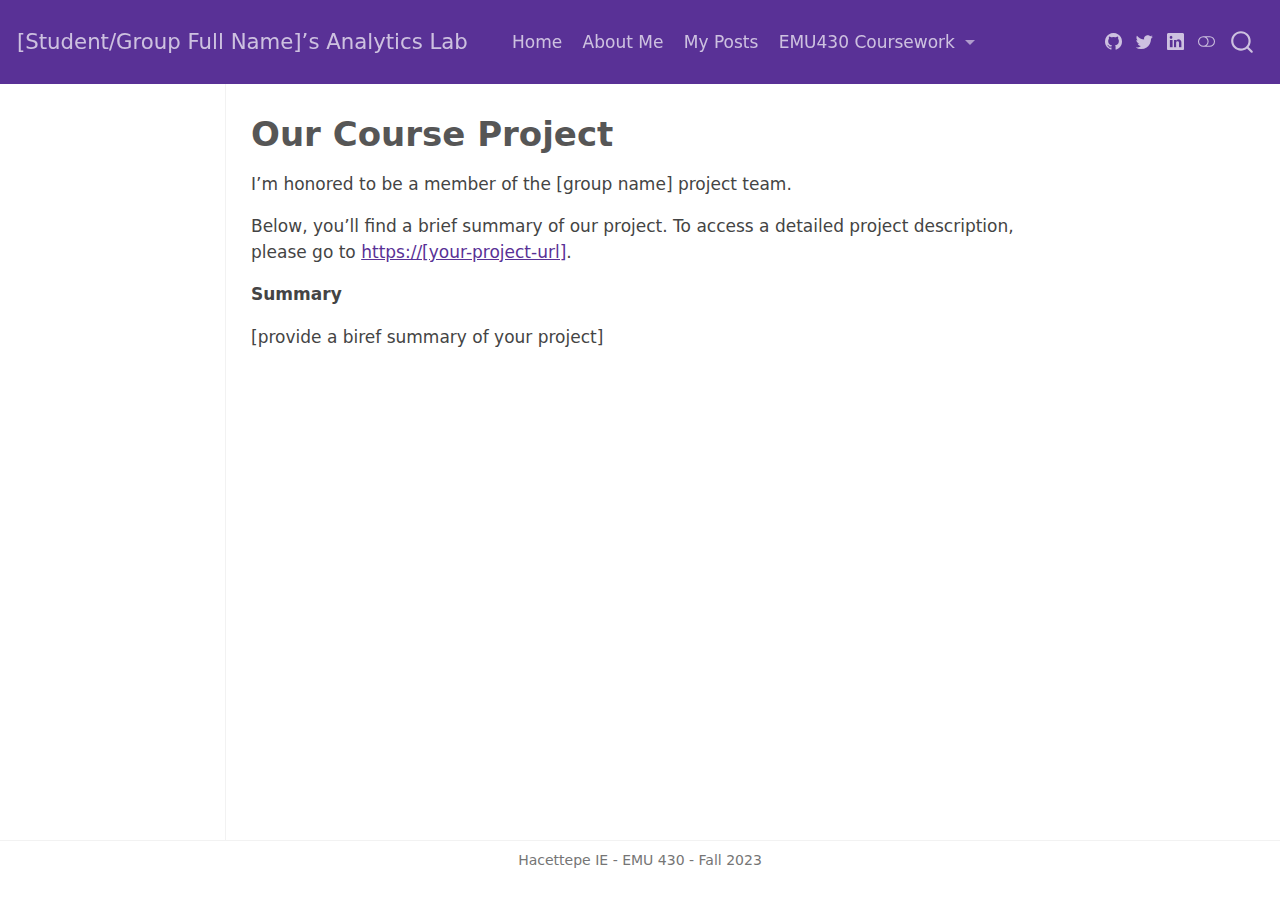
<file: docs/project.html>
<!DOCTYPE html>
<html xmlns="http://www.w3.org/1999/xhtml" lang="en" xml:lang="en"><head>

<meta charset="utf-8">
<meta name="generator" content="quarto-1.3.433">

<meta name="viewport" content="width=device-width, initial-scale=1.0, user-scalable=yes">


<title>[Student/Group Full Name]’s Analytics Lab - Our Course Project</title>
<style>
code{white-space: pre-wrap;}
span.smallcaps{font-variant: small-caps;}
div.columns{display: flex; gap: min(4vw, 1.5em);}
div.column{flex: auto; overflow-x: auto;}
div.hanging-indent{margin-left: 1.5em; text-indent: -1.5em;}
ul.task-list{list-style: none;}
ul.task-list li input[type="checkbox"] {
  width: 0.8em;
  margin: 0 0.8em 0.2em -1em; /* quarto-specific, see https://github.com/quarto-dev/quarto-cli/issues/4556 */ 
  vertical-align: middle;
}
</style>


<script src="site_libs/quarto-nav/quarto-nav.js"></script>
<script src="site_libs/quarto-nav/headroom.min.js"></script>
<script src="site_libs/clipboard/clipboard.min.js"></script>
<script src="site_libs/quarto-search/autocomplete.umd.js"></script>
<script src="site_libs/quarto-search/fuse.min.js"></script>
<script src="site_libs/quarto-search/quarto-search.js"></script>
<meta name="quarto:offset" content="./">
<script src="site_libs/quarto-html/quarto.js"></script>
<script src="site_libs/quarto-html/popper.min.js"></script>
<script src="site_libs/quarto-html/tippy.umd.min.js"></script>
<script src="site_libs/quarto-html/anchor.min.js"></script>
<link href="site_libs/quarto-html/tippy.css" rel="stylesheet">
<link href="site_libs/quarto-html/quarto-syntax-highlighting.css" rel="stylesheet" class="quarto-color-scheme" id="quarto-text-highlighting-styles">
<link href="site_libs/quarto-html/quarto-syntax-highlighting-dark.css" rel="prefetch" class="quarto-color-scheme quarto-color-alternate" id="quarto-text-highlighting-styles">
<script src="site_libs/bootstrap/bootstrap.min.js"></script>
<link href="site_libs/bootstrap/bootstrap-icons.css" rel="stylesheet">
<link href="site_libs/bootstrap/bootstrap.min.css" rel="stylesheet" class="quarto-color-scheme" id="quarto-bootstrap" data-mode="light">
<link href="site_libs/bootstrap/bootstrap-dark.min.css" rel="prefetch" class="quarto-color-scheme quarto-color-alternate" id="quarto-bootstrap" data-mode="dark">
<script id="quarto-search-options" type="application/json">{
  "location": "navbar",
  "copy-button": false,
  "collapse-after": 3,
  "panel-placement": "end",
  "type": "overlay",
  "limit": 20,
  "language": {
    "search-no-results-text": "No results",
    "search-matching-documents-text": "matching documents",
    "search-copy-link-title": "Copy link to search",
    "search-hide-matches-text": "Hide additional matches",
    "search-more-match-text": "more match in this document",
    "search-more-matches-text": "more matches in this document",
    "search-clear-button-title": "Clear",
    "search-detached-cancel-button-title": "Cancel",
    "search-submit-button-title": "Submit",
    "search-label": "Search"
  }
}</script>


<link rel="stylesheet" href="styles.css">
</head>

<body class="docked nav-fixed">

<div id="quarto-search-results"></div>
  <header id="quarto-header" class="headroom fixed-top">
    <nav class="navbar navbar-expand-lg navbar-dark ">
      <div class="navbar-container container-fluid">
      <div class="navbar-brand-container">
    <a class="navbar-brand" href="./index.html">
    <span class="navbar-title">[Student/Group Full Name]’s Analytics Lab</span>
    </a>
  </div>
            <div id="quarto-search" class="" title="Search"></div>
          <button class="navbar-toggler" type="button" data-bs-toggle="collapse" data-bs-target="#navbarCollapse" aria-controls="navbarCollapse" aria-expanded="false" aria-label="Toggle navigation" onclick="if (window.quartoToggleHeadroom) { window.quartoToggleHeadroom(); }">
  <span class="navbar-toggler-icon"></span>
</button>
          <div class="collapse navbar-collapse" id="navbarCollapse">
            <ul class="navbar-nav navbar-nav-scroll me-auto">
  <li class="nav-item">
    <a class="nav-link" href="./index.html" rel="" target="">
 <span class="menu-text">Home</span></a>
  </li>  
  <li class="nav-item">
    <a class="nav-link" href="./about.html" rel="" target="">
 <span class="menu-text">About Me</span></a>
  </li>  
  <li class="nav-item">
    <a class="nav-link" href="./posts.html" rel="" target="">
 <span class="menu-text">My Posts</span></a>
  </li>  
  <li class="nav-item dropdown ">
    <a class="nav-link dropdown-toggle" href="#" id="nav-menu-emu430-coursework" role="button" data-bs-toggle="dropdown" aria-expanded="false" rel="" target="">
 <span class="menu-text">EMU430 Coursework</span>
    </a>
    <ul class="dropdown-menu" aria-labelledby="nav-menu-emu430-coursework">    
        <li>
    <a class="dropdown-item" href="./assignments.html" rel="" target="">
 <span class="dropdown-text">Assignments</span></a>
  </li>  
        <li>
    <a class="dropdown-item" href="./project.html" rel="" target="">
 <span class="dropdown-text">Project</span></a>
  </li>  
    </ul>
  </li>
</ul>
            <div class="quarto-navbar-tools ms-auto tools-wide">
    <a href="https://twitter.com" rel="" title="" class="quarto-navigation-tool px-1" aria-label=""><i class="bi bi-github"></i></a>
    <a href="https://twitter.com" rel="" title="" class="quarto-navigation-tool px-1" aria-label=""><i class="bi bi-twitter"></i></a>
    <a href="https://linkedin.com" rel="" title="" class="quarto-navigation-tool px-1" aria-label=""><i class="bi bi-linkedin"></i></a>
  <a href="" class="quarto-color-scheme-toggle quarto-navigation-tool  px-1" onclick="window.quartoToggleColorScheme(); return false;" title="Toggle dark mode"><i class="bi"></i></a>
</div>
          </div> <!-- /navcollapse -->
      </div> <!-- /container-fluid -->
    </nav>
</header>
<!-- content -->
<div id="quarto-content" class="quarto-container page-columns page-rows-contents page-layout-article page-navbar">
<!-- sidebar -->
  <nav id="quarto-sidebar" class="sidebar collapse collapse-horizontal sidebar-navigation docked overflow-auto">
    
</nav>
<div id="quarto-sidebar-glass" data-bs-toggle="collapse" data-bs-target="#quarto-sidebar,#quarto-sidebar-glass"></div>
<!-- margin-sidebar -->
    <div id="quarto-margin-sidebar" class="sidebar margin-sidebar">
    </div>
<!-- main -->
<main class="content" id="quarto-document-content">

<header id="title-block-header" class="quarto-title-block default">
<div class="quarto-title">
<h1 class="title">Our Course Project</h1>
</div>



<div class="quarto-title-meta">

    
  
    
  </div>
  

</header>

<p>I’m honored to be a member of the [group name] project team.</p>
<p>Below, you’ll find a brief summary of our project. To access a detailed project description, please go to <a href="#0" class="uri">https://[your-project-url]</a>.</p>
<p><strong>Summary</strong></p>
<p>[provide a biref summary of your project]</p>



<a onclick="window.scrollTo(0, 0); return false;" role="button" id="quarto-back-to-top"><i class="bi bi-arrow-up"></i> Back to top</a></main> <!-- /main -->
<script id="quarto-html-after-body" type="application/javascript">
window.document.addEventListener("DOMContentLoaded", function (event) {
  const toggleBodyColorMode = (bsSheetEl) => {
    const mode = bsSheetEl.getAttribute("data-mode");
    const bodyEl = window.document.querySelector("body");
    if (mode === "dark") {
      bodyEl.classList.add("quarto-dark");
      bodyEl.classList.remove("quarto-light");
    } else {
      bodyEl.classList.add("quarto-light");
      bodyEl.classList.remove("quarto-dark");
    }
  }
  const toggleBodyColorPrimary = () => {
    const bsSheetEl = window.document.querySelector("link#quarto-bootstrap");
    if (bsSheetEl) {
      toggleBodyColorMode(bsSheetEl);
    }
  }
  toggleBodyColorPrimary();  
  const disableStylesheet = (stylesheets) => {
    for (let i=0; i < stylesheets.length; i++) {
      const stylesheet = stylesheets[i];
      stylesheet.rel = 'prefetch';
    }
  }
  const enableStylesheet = (stylesheets) => {
    for (let i=0; i < stylesheets.length; i++) {
      const stylesheet = stylesheets[i];
      stylesheet.rel = 'stylesheet';
    }
  }
  const manageTransitions = (selector, allowTransitions) => {
    const els = window.document.querySelectorAll(selector);
    for (let i=0; i < els.length; i++) {
      const el = els[i];
      if (allowTransitions) {
        el.classList.remove('notransition');
      } else {
        el.classList.add('notransition');
      }
    }
  }
  const toggleColorMode = (alternate) => {
    // Switch the stylesheets
    const alternateStylesheets = window.document.querySelectorAll('link.quarto-color-scheme.quarto-color-alternate');
    manageTransitions('#quarto-margin-sidebar .nav-link', false);
    if (alternate) {
      enableStylesheet(alternateStylesheets);
      for (const sheetNode of alternateStylesheets) {
        if (sheetNode.id === "quarto-bootstrap") {
          toggleBodyColorMode(sheetNode);
        }
      }
    } else {
      disableStylesheet(alternateStylesheets);
      toggleBodyColorPrimary();
    }
    manageTransitions('#quarto-margin-sidebar .nav-link', true);
    // Switch the toggles
    const toggles = window.document.querySelectorAll('.quarto-color-scheme-toggle');
    for (let i=0; i < toggles.length; i++) {
      const toggle = toggles[i];
      if (toggle) {
        if (alternate) {
          toggle.classList.add("alternate");     
        } else {
          toggle.classList.remove("alternate");
        }
      }
    }
    // Hack to workaround the fact that safari doesn't
    // properly recolor the scrollbar when toggling (#1455)
    if (navigator.userAgent.indexOf('Safari') > 0 && navigator.userAgent.indexOf('Chrome') == -1) {
      manageTransitions("body", false);
      window.scrollTo(0, 1);
      setTimeout(() => {
        window.scrollTo(0, 0);
        manageTransitions("body", true);
      }, 40);  
    }
  }
  const isFileUrl = () => { 
    return window.location.protocol === 'file:';
  }
  const hasAlternateSentinel = () => {  
    let styleSentinel = getColorSchemeSentinel();
    if (styleSentinel !== null) {
      return styleSentinel === "alternate";
    } else {
      return false;
    }
  }
  const setStyleSentinel = (alternate) => {
    const value = alternate ? "alternate" : "default";
    if (!isFileUrl()) {
      window.localStorage.setItem("quarto-color-scheme", value);
    } else {
      localAlternateSentinel = value;
    }
  }
  const getColorSchemeSentinel = () => {
    if (!isFileUrl()) {
      const storageValue = window.localStorage.getItem("quarto-color-scheme");
      return storageValue != null ? storageValue : localAlternateSentinel;
    } else {
      return localAlternateSentinel;
    }
  }
  let localAlternateSentinel = 'default';
  // Dark / light mode switch
  window.quartoToggleColorScheme = () => {
    // Read the current dark / light value 
    let toAlternate = !hasAlternateSentinel();
    toggleColorMode(toAlternate);
    setStyleSentinel(toAlternate);
  };
  // Ensure there is a toggle, if there isn't float one in the top right
  if (window.document.querySelector('.quarto-color-scheme-toggle') === null) {
    const a = window.document.createElement('a');
    a.classList.add('top-right');
    a.classList.add('quarto-color-scheme-toggle');
    a.href = "";
    a.onclick = function() { try { window.quartoToggleColorScheme(); } catch {} return false; };
    const i = window.document.createElement("i");
    i.classList.add('bi');
    a.appendChild(i);
    window.document.body.appendChild(a);
  }
  // Switch to dark mode if need be
  if (hasAlternateSentinel()) {
    toggleColorMode(true);
  } else {
    toggleColorMode(false);
  }
  const icon = "";
  const anchorJS = new window.AnchorJS();
  anchorJS.options = {
    placement: 'right',
    icon: icon
  };
  anchorJS.add('.anchored');
  const isCodeAnnotation = (el) => {
    for (const clz of el.classList) {
      if (clz.startsWith('code-annotation-')) {                     
        return true;
      }
    }
    return false;
  }
  const clipboard = new window.ClipboardJS('.code-copy-button', {
    text: function(trigger) {
      const codeEl = trigger.previousElementSibling.cloneNode(true);
      for (const childEl of codeEl.children) {
        if (isCodeAnnotation(childEl)) {
          childEl.remove();
        }
      }
      return codeEl.innerText;
    }
  });
  clipboard.on('success', function(e) {
    // button target
    const button = e.trigger;
    // don't keep focus
    button.blur();
    // flash "checked"
    button.classList.add('code-copy-button-checked');
    var currentTitle = button.getAttribute("title");
    button.setAttribute("title", "Copied!");
    let tooltip;
    if (window.bootstrap) {
      button.setAttribute("data-bs-toggle", "tooltip");
      button.setAttribute("data-bs-placement", "left");
      button.setAttribute("data-bs-title", "Copied!");
      tooltip = new bootstrap.Tooltip(button, 
        { trigger: "manual", 
          customClass: "code-copy-button-tooltip",
          offset: [0, -8]});
      tooltip.show();    
    }
    setTimeout(function() {
      if (tooltip) {
        tooltip.hide();
        button.removeAttribute("data-bs-title");
        button.removeAttribute("data-bs-toggle");
        button.removeAttribute("data-bs-placement");
      }
      button.setAttribute("title", currentTitle);
      button.classList.remove('code-copy-button-checked');
    }, 1000);
    // clear code selection
    e.clearSelection();
  });
  function tippyHover(el, contentFn) {
    const config = {
      allowHTML: true,
      content: contentFn,
      maxWidth: 500,
      delay: 100,
      arrow: false,
      appendTo: function(el) {
          return el.parentElement;
      },
      interactive: true,
      interactiveBorder: 10,
      theme: 'quarto',
      placement: 'bottom-start'
    };
    window.tippy(el, config); 
  }
  const noterefs = window.document.querySelectorAll('a[role="doc-noteref"]');
  for (var i=0; i<noterefs.length; i++) {
    const ref = noterefs[i];
    tippyHover(ref, function() {
      // use id or data attribute instead here
      let href = ref.getAttribute('data-footnote-href') || ref.getAttribute('href');
      try { href = new URL(href).hash; } catch {}
      const id = href.replace(/^#\/?/, "");
      const note = window.document.getElementById(id);
      return note.innerHTML;
    });
  }
      let selectedAnnoteEl;
      const selectorForAnnotation = ( cell, annotation) => {
        let cellAttr = 'data-code-cell="' + cell + '"';
        let lineAttr = 'data-code-annotation="' +  annotation + '"';
        const selector = 'span[' + cellAttr + '][' + lineAttr + ']';
        return selector;
      }
      const selectCodeLines = (annoteEl) => {
        const doc = window.document;
        const targetCell = annoteEl.getAttribute("data-target-cell");
        const targetAnnotation = annoteEl.getAttribute("data-target-annotation");
        const annoteSpan = window.document.querySelector(selectorForAnnotation(targetCell, targetAnnotation));
        const lines = annoteSpan.getAttribute("data-code-lines").split(",");
        const lineIds = lines.map((line) => {
          return targetCell + "-" + line;
        })
        let top = null;
        let height = null;
        let parent = null;
        if (lineIds.length > 0) {
            //compute the position of the single el (top and bottom and make a div)
            const el = window.document.getElementById(lineIds[0]);
            top = el.offsetTop;
            height = el.offsetHeight;
            parent = el.parentElement.parentElement;
          if (lineIds.length > 1) {
            const lastEl = window.document.getElementById(lineIds[lineIds.length - 1]);
            const bottom = lastEl.offsetTop + lastEl.offsetHeight;
            height = bottom - top;
          }
          if (top !== null && height !== null && parent !== null) {
            // cook up a div (if necessary) and position it 
            let div = window.document.getElementById("code-annotation-line-highlight");
            if (div === null) {
              div = window.document.createElement("div");
              div.setAttribute("id", "code-annotation-line-highlight");
              div.style.position = 'absolute';
              parent.appendChild(div);
            }
            div.style.top = top - 2 + "px";
            div.style.height = height + 4 + "px";
            let gutterDiv = window.document.getElementById("code-annotation-line-highlight-gutter");
            if (gutterDiv === null) {
              gutterDiv = window.document.createElement("div");
              gutterDiv.setAttribute("id", "code-annotation-line-highlight-gutter");
              gutterDiv.style.position = 'absolute';
              const codeCell = window.document.getElementById(targetCell);
              const gutter = codeCell.querySelector('.code-annotation-gutter');
              gutter.appendChild(gutterDiv);
            }
            gutterDiv.style.top = top - 2 + "px";
            gutterDiv.style.height = height + 4 + "px";
          }
          selectedAnnoteEl = annoteEl;
        }
      };
      const unselectCodeLines = () => {
        const elementsIds = ["code-annotation-line-highlight", "code-annotation-line-highlight-gutter"];
        elementsIds.forEach((elId) => {
          const div = window.document.getElementById(elId);
          if (div) {
            div.remove();
          }
        });
        selectedAnnoteEl = undefined;
      };
      // Attach click handler to the DT
      const annoteDls = window.document.querySelectorAll('dt[data-target-cell]');
      for (const annoteDlNode of annoteDls) {
        annoteDlNode.addEventListener('click', (event) => {
          const clickedEl = event.target;
          if (clickedEl !== selectedAnnoteEl) {
            unselectCodeLines();
            const activeEl = window.document.querySelector('dt[data-target-cell].code-annotation-active');
            if (activeEl) {
              activeEl.classList.remove('code-annotation-active');
            }
            selectCodeLines(clickedEl);
            clickedEl.classList.add('code-annotation-active');
          } else {
            // Unselect the line
            unselectCodeLines();
            clickedEl.classList.remove('code-annotation-active');
          }
        });
      }
  const findCites = (el) => {
    const parentEl = el.parentElement;
    if (parentEl) {
      const cites = parentEl.dataset.cites;
      if (cites) {
        return {
          el,
          cites: cites.split(' ')
        };
      } else {
        return findCites(el.parentElement)
      }
    } else {
      return undefined;
    }
  };
  var bibliorefs = window.document.querySelectorAll('a[role="doc-biblioref"]');
  for (var i=0; i<bibliorefs.length; i++) {
    const ref = bibliorefs[i];
    const citeInfo = findCites(ref);
    if (citeInfo) {
      tippyHover(citeInfo.el, function() {
        var popup = window.document.createElement('div');
        citeInfo.cites.forEach(function(cite) {
          var citeDiv = window.document.createElement('div');
          citeDiv.classList.add('hanging-indent');
          citeDiv.classList.add('csl-entry');
          var biblioDiv = window.document.getElementById('ref-' + cite);
          if (biblioDiv) {
            citeDiv.innerHTML = biblioDiv.innerHTML;
          }
          popup.appendChild(citeDiv);
        });
        return popup.innerHTML;
      });
    }
  }
});
</script>
</div> <!-- /content -->
<footer class="footer">
  <div class="nav-footer">
    <div class="nav-footer-left">
      &nbsp;
    </div>   
    <div class="nav-footer-center">Hacettepe IE - EMU 430 - Fall 2023</div>
    <div class="nav-footer-right">
      &nbsp;
    </div>
  </div>
</footer>



</body></html>
</file>
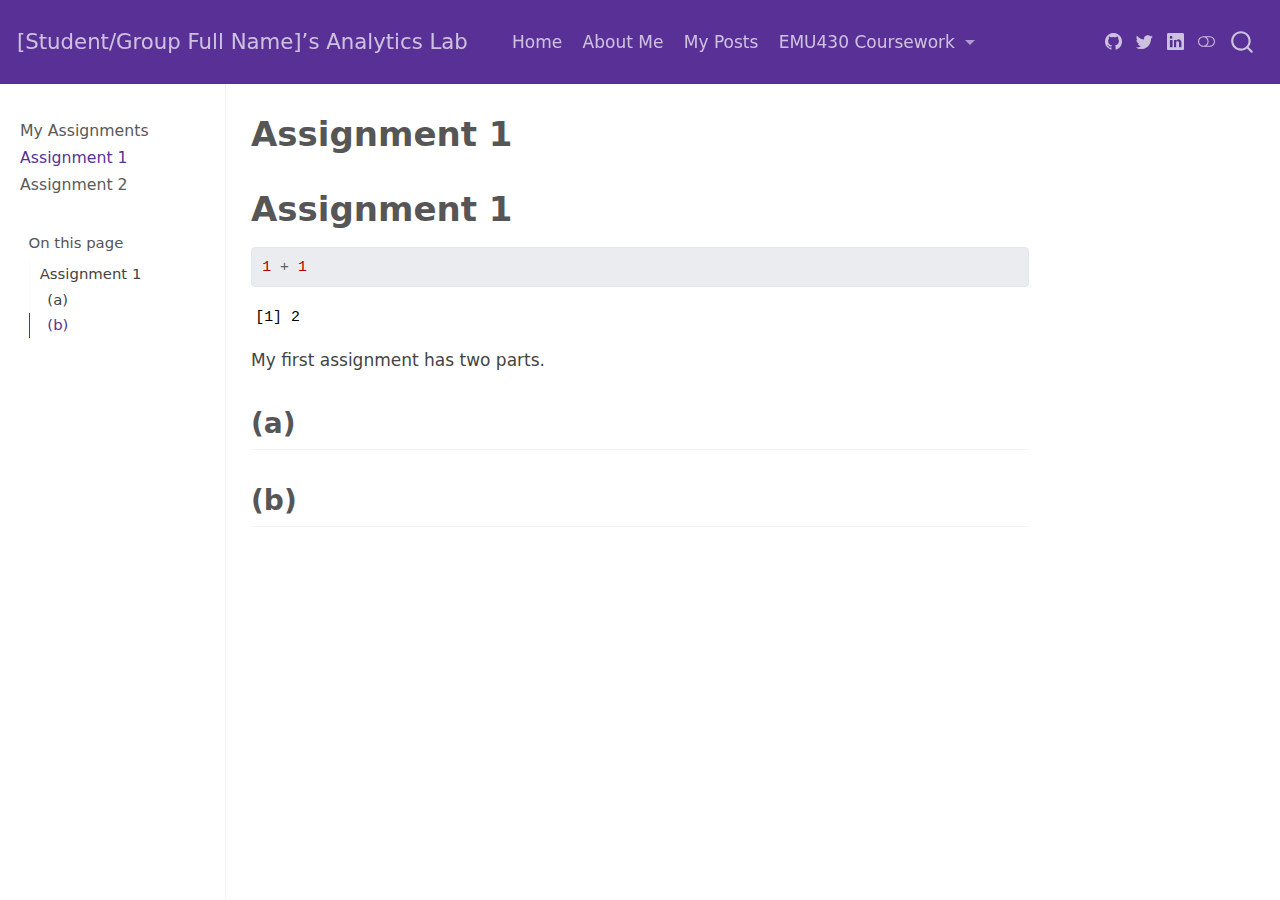
<file: _site/assignments/assignment-1.html>
<!DOCTYPE html>
<html xmlns="http://www.w3.org/1999/xhtml" lang="en" xml:lang="en"><head>

<meta charset="utf-8">
<meta name="generator" content="quarto-1.3.450">

<meta name="viewport" content="width=device-width, initial-scale=1.0, user-scalable=yes">


<title>[Student/Group Full Name]’s Analytics Lab - Assignment 1</title>
<style>
code{white-space: pre-wrap;}
span.smallcaps{font-variant: small-caps;}
div.columns{display: flex; gap: min(4vw, 1.5em);}
div.column{flex: auto; overflow-x: auto;}
div.hanging-indent{margin-left: 1.5em; text-indent: -1.5em;}
ul.task-list{list-style: none;}
ul.task-list li input[type="checkbox"] {
  width: 0.8em;
  margin: 0 0.8em 0.2em -1em; /* quarto-specific, see https://github.com/quarto-dev/quarto-cli/issues/4556 */ 
  vertical-align: middle;
}
/* CSS for syntax highlighting */
pre > code.sourceCode { white-space: pre; position: relative; }
pre > code.sourceCode > span { display: inline-block; line-height: 1.25; }
pre > code.sourceCode > span:empty { height: 1.2em; }
.sourceCode { overflow: visible; }
code.sourceCode > span { color: inherit; text-decoration: inherit; }
div.sourceCode { margin: 1em 0; }
pre.sourceCode { margin: 0; }
@media screen {
div.sourceCode { overflow: auto; }
}
@media print {
pre > code.sourceCode { white-space: pre-wrap; }
pre > code.sourceCode > span { text-indent: -5em; padding-left: 5em; }
}
pre.numberSource code
  { counter-reset: source-line 0; }
pre.numberSource code > span
  { position: relative; left: -4em; counter-increment: source-line; }
pre.numberSource code > span > a:first-child::before
  { content: counter(source-line);
    position: relative; left: -1em; text-align: right; vertical-align: baseline;
    border: none; display: inline-block;
    -webkit-touch-callout: none; -webkit-user-select: none;
    -khtml-user-select: none; -moz-user-select: none;
    -ms-user-select: none; user-select: none;
    padding: 0 4px; width: 4em;
  }
pre.numberSource { margin-left: 3em;  padding-left: 4px; }
div.sourceCode
  {   }
@media screen {
pre > code.sourceCode > span > a:first-child::before { text-decoration: underline; }
}
</style>


<script src="../site_libs/quarto-nav/quarto-nav.js"></script>
<script src="../site_libs/quarto-nav/headroom.min.js"></script>
<script src="../site_libs/clipboard/clipboard.min.js"></script>
<script src="../site_libs/quarto-search/autocomplete.umd.js"></script>
<script src="../site_libs/quarto-search/fuse.min.js"></script>
<script src="../site_libs/quarto-search/quarto-search.js"></script>
<meta name="quarto:offset" content="../">
<script src="../site_libs/quarto-html/quarto.js"></script>
<script src="../site_libs/quarto-html/popper.min.js"></script>
<script src="../site_libs/quarto-html/tippy.umd.min.js"></script>
<script src="../site_libs/quarto-html/anchor.min.js"></script>
<link href="../site_libs/quarto-html/tippy.css" rel="stylesheet">
<link href="../site_libs/quarto-html/quarto-syntax-highlighting.css" rel="stylesheet" class="quarto-color-scheme" id="quarto-text-highlighting-styles">
<link href="../site_libs/quarto-html/quarto-syntax-highlighting-dark.css" rel="prefetch" class="quarto-color-scheme quarto-color-alternate" id="quarto-text-highlighting-styles">
<script src="../site_libs/bootstrap/bootstrap.min.js"></script>
<link href="../site_libs/bootstrap/bootstrap-icons.css" rel="stylesheet">
<link href="../site_libs/bootstrap/bootstrap.min.css" rel="stylesheet" class="quarto-color-scheme" id="quarto-bootstrap" data-mode="light">
<link href="../site_libs/bootstrap/bootstrap-dark.min.css" rel="prefetch" class="quarto-color-scheme quarto-color-alternate" id="quarto-bootstrap" data-mode="dark">
<script id="quarto-search-options" type="application/json">{
  "location": "navbar",
  "copy-button": false,
  "collapse-after": 3,
  "panel-placement": "end",
  "type": "overlay",
  "limit": 20,
  "language": {
    "search-no-results-text": "No results",
    "search-matching-documents-text": "matching documents",
    "search-copy-link-title": "Copy link to search",
    "search-hide-matches-text": "Hide additional matches",
    "search-more-match-text": "more match in this document",
    "search-more-matches-text": "more matches in this document",
    "search-clear-button-title": "Clear",
    "search-detached-cancel-button-title": "Cancel",
    "search-submit-button-title": "Submit",
    "search-label": "Search"
  }
}</script>


<link rel="stylesheet" href="../styles.css">
</head>

<body class="nav-sidebar docked nav-fixed">

<div id="quarto-search-results"></div>
  <header id="quarto-header" class="headroom fixed-top">
    <nav class="navbar navbar-expand-lg navbar-dark ">
      <div class="navbar-container container-fluid">
      <div class="navbar-brand-container">
    <a class="navbar-brand" href="../index.html">
    <span class="navbar-title">[Student/Group Full Name]’s Analytics Lab</span>
    </a>
  </div>
            <div id="quarto-search" class="" title="Search"></div>
          <button class="navbar-toggler" type="button" data-bs-toggle="collapse" data-bs-target="#navbarCollapse" aria-controls="navbarCollapse" aria-expanded="false" aria-label="Toggle navigation" onclick="if (window.quartoToggleHeadroom) { window.quartoToggleHeadroom(); }">
  <span class="navbar-toggler-icon"></span>
</button>
          <div class="collapse navbar-collapse" id="navbarCollapse">
            <ul class="navbar-nav navbar-nav-scroll me-auto">
  <li class="nav-item">
    <a class="nav-link" href="../index.html" rel="" target="">
 <span class="menu-text">Home</span></a>
  </li>  
  <li class="nav-item">
    <a class="nav-link" href="../about.html" rel="" target="">
 <span class="menu-text">About Me</span></a>
  </li>  
  <li class="nav-item">
    <a class="nav-link" href="../posts.html" rel="" target="">
 <span class="menu-text">My Posts</span></a>
  </li>  
  <li class="nav-item dropdown ">
    <a class="nav-link dropdown-toggle" href="#" id="nav-menu-emu430-coursework" role="button" data-bs-toggle="dropdown" aria-expanded="false" rel="" target="">
 <span class="menu-text">EMU430 Coursework</span>
    </a>
    <ul class="dropdown-menu" aria-labelledby="nav-menu-emu430-coursework">    
        <li>
    <a class="dropdown-item" href="../assignments.html" rel="" target="">
 <span class="dropdown-text">Assignments</span></a>
  </li>  
        <li>
    <a class="dropdown-item" href="../project.html" rel="" target="">
 <span class="dropdown-text">Project</span></a>
  </li>  
    </ul>
  </li>
</ul>
            <div class="quarto-navbar-tools ms-auto tools-wide">
    <a href="https://twitter.com" rel="" title="" class="quarto-navigation-tool px-1" aria-label=""><i class="bi bi-github"></i></a>
    <a href="https://twitter.com" rel="" title="" class="quarto-navigation-tool px-1" aria-label=""><i class="bi bi-twitter"></i></a>
    <a href="https://linkedin.com" rel="" title="" class="quarto-navigation-tool px-1" aria-label=""><i class="bi bi-linkedin"></i></a>
  <a href="" class="quarto-color-scheme-toggle quarto-navigation-tool  px-1" onclick="window.quartoToggleColorScheme(); return false;" title="Toggle dark mode"><i class="bi"></i></a>
</div>
          </div> <!-- /navcollapse -->
      </div> <!-- /container-fluid -->
    </nav>
  <nav class="quarto-secondary-nav">
    <div class="container-fluid d-flex">
      <button type="button" class="quarto-btn-toggle btn" data-bs-toggle="collapse" data-bs-target="#quarto-sidebar,#quarto-sidebar-glass" aria-controls="quarto-sidebar" aria-expanded="false" aria-label="Toggle sidebar navigation" onclick="if (window.quartoToggleHeadroom) { window.quartoToggleHeadroom(); }">
        <i class="bi bi-layout-text-sidebar-reverse"></i>
      </button>
      <nav class="quarto-page-breadcrumbs" aria-label="breadcrumb"><ol class="breadcrumb"><li class="breadcrumb-item"><a href="../assignments/assignment-1.html">Assignment 1</a></li></ol></nav>
      <a class="flex-grow-1" role="button" data-bs-toggle="collapse" data-bs-target="#quarto-sidebar,#quarto-sidebar-glass" aria-controls="quarto-sidebar" aria-expanded="false" aria-label="Toggle sidebar navigation" onclick="if (window.quartoToggleHeadroom) { window.quartoToggleHeadroom(); }">      
      </a>
    </div>
  </nav>
</header>
<!-- content -->
<div id="quarto-content" class="quarto-container page-columns page-rows-contents page-layout-article page-navbar">
<!-- sidebar -->
  <nav id="quarto-sidebar" class="sidebar collapse collapse-horizontal sidebar-navigation docked overflow-auto">
    <div class="sidebar-menu-container"> 
    <ul class="list-unstyled mt-1">
        <li class="sidebar-item">
  <div class="sidebar-item-container"> 
  <a href="../assignments.html" class="sidebar-item-text sidebar-link">
 <span class="menu-text">My Assignments</span></a>
  </div>
</li>
        <li class="sidebar-item">
  <div class="sidebar-item-container"> 
  <a href="../assignments/assignment-1.html" class="sidebar-item-text sidebar-link active">
 <span class="menu-text">Assignment 1</span></a>
  </div>
</li>
        <li class="sidebar-item">
  <div class="sidebar-item-container"> 
  <a href="../assignments/assignment-2.html" class="sidebar-item-text sidebar-link">
 <span class="menu-text">Assignment 2</span></a>
  </div>
</li>
    </ul>
    </div>
    <nav id="TOC" role="doc-toc" class="toc-active">
    <h2 id="toc-title">On this page</h2>
   
  <ul>
  <li><a href="#assignment-1" id="toc-assignment-1" class="nav-link active" data-scroll-target="#assignment-1">Assignment 1</a>
  <ul class="collapse">
  <li><a href="#a" id="toc-a" class="nav-link" data-scroll-target="#a">(a)</a></li>
  <li><a href="#b" id="toc-b" class="nav-link" data-scroll-target="#b">(b)</a></li>
  </ul></li>
  </ul>
</nav>
</nav>
<div id="quarto-sidebar-glass" data-bs-toggle="collapse" data-bs-target="#quarto-sidebar,#quarto-sidebar-glass"></div>
<!-- margin-sidebar -->
    <div id="quarto-margin-sidebar" class="sidebar margin-sidebar">
    </div>
<!-- main -->
<main class="content" id="quarto-document-content">

<header id="title-block-header" class="quarto-title-block default">
<div class="quarto-title">
<h1 class="title">Assignment 1</h1>
</div>



<div class="quarto-title-meta">

    
  
    
  </div>
  

</header>

<section id="assignment-1" class="level1">
<h1>Assignment 1</h1>
<div class="cell">
<div class="sourceCode cell-code" id="cb1"><pre class="sourceCode r code-with-copy"><code class="sourceCode r"><span id="cb1-1"><a href="#cb1-1" aria-hidden="true" tabindex="-1"></a><span class="dv">1</span> <span class="sc">+</span> <span class="dv">1</span></span></code><button title="Copy to Clipboard" class="code-copy-button"><i class="bi"></i></button></pre></div>
<div class="cell-output cell-output-stdout">
<pre><code>[1] 2</code></pre>
</div>
</div>
<p>My first assignment has two parts.</p>
<section id="a" class="level2">
<h2 class="anchored" data-anchor-id="a">(a)</h2>
</section>
<section id="b" class="level2">
<h2 class="anchored" data-anchor-id="b">(b)</h2>


</section>
</section>

</main> <!-- /main -->
<script id="quarto-html-after-body" type="application/javascript">
window.document.addEventListener("DOMContentLoaded", function (event) {
  const toggleBodyColorMode = (bsSheetEl) => {
    const mode = bsSheetEl.getAttribute("data-mode");
    const bodyEl = window.document.querySelector("body");
    if (mode === "dark") {
      bodyEl.classList.add("quarto-dark");
      bodyEl.classList.remove("quarto-light");
    } else {
      bodyEl.classList.add("quarto-light");
      bodyEl.classList.remove("quarto-dark");
    }
  }
  const toggleBodyColorPrimary = () => {
    const bsSheetEl = window.document.querySelector("link#quarto-bootstrap");
    if (bsSheetEl) {
      toggleBodyColorMode(bsSheetEl);
    }
  }
  toggleBodyColorPrimary();  
  const disableStylesheet = (stylesheets) => {
    for (let i=0; i < stylesheets.length; i++) {
      const stylesheet = stylesheets[i];
      stylesheet.rel = 'prefetch';
    }
  }
  const enableStylesheet = (stylesheets) => {
    for (let i=0; i < stylesheets.length; i++) {
      const stylesheet = stylesheets[i];
      stylesheet.rel = 'stylesheet';
    }
  }
  const manageTransitions = (selector, allowTransitions) => {
    const els = window.document.querySelectorAll(selector);
    for (let i=0; i < els.length; i++) {
      const el = els[i];
      if (allowTransitions) {
        el.classList.remove('notransition');
      } else {
        el.classList.add('notransition');
      }
    }
  }
  const toggleColorMode = (alternate) => {
    // Switch the stylesheets
    const alternateStylesheets = window.document.querySelectorAll('link.quarto-color-scheme.quarto-color-alternate');
    manageTransitions('#quarto-margin-sidebar .nav-link', false);
    if (alternate) {
      enableStylesheet(alternateStylesheets);
      for (const sheetNode of alternateStylesheets) {
        if (sheetNode.id === "quarto-bootstrap") {
          toggleBodyColorMode(sheetNode);
        }
      }
    } else {
      disableStylesheet(alternateStylesheets);
      toggleBodyColorPrimary();
    }
    manageTransitions('#quarto-margin-sidebar .nav-link', true);
    // Switch the toggles
    const toggles = window.document.querySelectorAll('.quarto-color-scheme-toggle');
    for (let i=0; i < toggles.length; i++) {
      const toggle = toggles[i];
      if (toggle) {
        if (alternate) {
          toggle.classList.add("alternate");     
        } else {
          toggle.classList.remove("alternate");
        }
      }
    }
    // Hack to workaround the fact that safari doesn't
    // properly recolor the scrollbar when toggling (#1455)
    if (navigator.userAgent.indexOf('Safari') > 0 && navigator.userAgent.indexOf('Chrome') == -1) {
      manageTransitions("body", false);
      window.scrollTo(0, 1);
      setTimeout(() => {
        window.scrollTo(0, 0);
        manageTransitions("body", true);
      }, 40);  
    }
  }
  const isFileUrl = () => { 
    return window.location.protocol === 'file:';
  }
  const hasAlternateSentinel = () => {  
    let styleSentinel = getColorSchemeSentinel();
    if (styleSentinel !== null) {
      return styleSentinel === "alternate";
    } else {
      return false;
    }
  }
  const setStyleSentinel = (alternate) => {
    const value = alternate ? "alternate" : "default";
    if (!isFileUrl()) {
      window.localStorage.setItem("quarto-color-scheme", value);
    } else {
      localAlternateSentinel = value;
    }
  }
  const getColorSchemeSentinel = () => {
    if (!isFileUrl()) {
      const storageValue = window.localStorage.getItem("quarto-color-scheme");
      return storageValue != null ? storageValue : localAlternateSentinel;
    } else {
      return localAlternateSentinel;
    }
  }
  let localAlternateSentinel = 'default';
  // Dark / light mode switch
  window.quartoToggleColorScheme = () => {
    // Read the current dark / light value 
    let toAlternate = !hasAlternateSentinel();
    toggleColorMode(toAlternate);
    setStyleSentinel(toAlternate);
  };
  // Ensure there is a toggle, if there isn't float one in the top right
  if (window.document.querySelector('.quarto-color-scheme-toggle') === null) {
    const a = window.document.createElement('a');
    a.classList.add('top-right');
    a.classList.add('quarto-color-scheme-toggle');
    a.href = "";
    a.onclick = function() { try { window.quartoToggleColorScheme(); } catch {} return false; };
    const i = window.document.createElement("i");
    i.classList.add('bi');
    a.appendChild(i);
    window.document.body.appendChild(a);
  }
  // Switch to dark mode if need be
  if (hasAlternateSentinel()) {
    toggleColorMode(true);
  } else {
    toggleColorMode(false);
  }
  const icon = "";
  const anchorJS = new window.AnchorJS();
  anchorJS.options = {
    placement: 'right',
    icon: icon
  };
  anchorJS.add('.anchored');
  const isCodeAnnotation = (el) => {
    for (const clz of el.classList) {
      if (clz.startsWith('code-annotation-')) {                     
        return true;
      }
    }
    return false;
  }
  const clipboard = new window.ClipboardJS('.code-copy-button', {
    text: function(trigger) {
      const codeEl = trigger.previousElementSibling.cloneNode(true);
      for (const childEl of codeEl.children) {
        if (isCodeAnnotation(childEl)) {
          childEl.remove();
        }
      }
      return codeEl.innerText;
    }
  });
  clipboard.on('success', function(e) {
    // button target
    const button = e.trigger;
    // don't keep focus
    button.blur();
    // flash "checked"
    button.classList.add('code-copy-button-checked');
    var currentTitle = button.getAttribute("title");
    button.setAttribute("title", "Copied!");
    let tooltip;
    if (window.bootstrap) {
      button.setAttribute("data-bs-toggle", "tooltip");
      button.setAttribute("data-bs-placement", "left");
      button.setAttribute("data-bs-title", "Copied!");
      tooltip = new bootstrap.Tooltip(button, 
        { trigger: "manual", 
          customClass: "code-copy-button-tooltip",
          offset: [0, -8]});
      tooltip.show();    
    }
    setTimeout(function() {
      if (tooltip) {
        tooltip.hide();
        button.removeAttribute("data-bs-title");
        button.removeAttribute("data-bs-toggle");
        button.removeAttribute("data-bs-placement");
      }
      button.setAttribute("title", currentTitle);
      button.classList.remove('code-copy-button-checked');
    }, 1000);
    // clear code selection
    e.clearSelection();
  });
  function tippyHover(el, contentFn) {
    const config = {
      allowHTML: true,
      content: contentFn,
      maxWidth: 500,
      delay: 100,
      arrow: false,
      appendTo: function(el) {
          return el.parentElement;
      },
      interactive: true,
      interactiveBorder: 10,
      theme: 'quarto',
      placement: 'bottom-start'
    };
    window.tippy(el, config); 
  }
  const noterefs = window.document.querySelectorAll('a[role="doc-noteref"]');
  for (var i=0; i<noterefs.length; i++) {
    const ref = noterefs[i];
    tippyHover(ref, function() {
      // use id or data attribute instead here
      let href = ref.getAttribute('data-footnote-href') || ref.getAttribute('href');
      try { href = new URL(href).hash; } catch {}
      const id = href.replace(/^#\/?/, "");
      const note = window.document.getElementById(id);
      return note.innerHTML;
    });
  }
      let selectedAnnoteEl;
      const selectorForAnnotation = ( cell, annotation) => {
        let cellAttr = 'data-code-cell="' + cell + '"';
        let lineAttr = 'data-code-annotation="' +  annotation + '"';
        const selector = 'span[' + cellAttr + '][' + lineAttr + ']';
        return selector;
      }
      const selectCodeLines = (annoteEl) => {
        const doc = window.document;
        const targetCell = annoteEl.getAttribute("data-target-cell");
        const targetAnnotation = annoteEl.getAttribute("data-target-annotation");
        const annoteSpan = window.document.querySelector(selectorForAnnotation(targetCell, targetAnnotation));
        const lines = annoteSpan.getAttribute("data-code-lines").split(",");
        const lineIds = lines.map((line) => {
          return targetCell + "-" + line;
        })
        let top = null;
        let height = null;
        let parent = null;
        if (lineIds.length > 0) {
            //compute the position of the single el (top and bottom and make a div)
            const el = window.document.getElementById(lineIds[0]);
            top = el.offsetTop;
            height = el.offsetHeight;
            parent = el.parentElement.parentElement;
          if (lineIds.length > 1) {
            const lastEl = window.document.getElementById(lineIds[lineIds.length - 1]);
            const bottom = lastEl.offsetTop + lastEl.offsetHeight;
            height = bottom - top;
          }
          if (top !== null && height !== null && parent !== null) {
            // cook up a div (if necessary) and position it 
            let div = window.document.getElementById("code-annotation-line-highlight");
            if (div === null) {
              div = window.document.createElement("div");
              div.setAttribute("id", "code-annotation-line-highlight");
              div.style.position = 'absolute';
              parent.appendChild(div);
            }
            div.style.top = top - 2 + "px";
            div.style.height = height + 4 + "px";
            let gutterDiv = window.document.getElementById("code-annotation-line-highlight-gutter");
            if (gutterDiv === null) {
              gutterDiv = window.document.createElement("div");
              gutterDiv.setAttribute("id", "code-annotation-line-highlight-gutter");
              gutterDiv.style.position = 'absolute';
              const codeCell = window.document.getElementById(targetCell);
              const gutter = codeCell.querySelector('.code-annotation-gutter');
              gutter.appendChild(gutterDiv);
            }
            gutterDiv.style.top = top - 2 + "px";
            gutterDiv.style.height = height + 4 + "px";
          }
          selectedAnnoteEl = annoteEl;
        }
      };
      const unselectCodeLines = () => {
        const elementsIds = ["code-annotation-line-highlight", "code-annotation-line-highlight-gutter"];
        elementsIds.forEach((elId) => {
          const div = window.document.getElementById(elId);
          if (div) {
            div.remove();
          }
        });
        selectedAnnoteEl = undefined;
      };
      // Attach click handler to the DT
      const annoteDls = window.document.querySelectorAll('dt[data-target-cell]');
      for (const annoteDlNode of annoteDls) {
        annoteDlNode.addEventListener('click', (event) => {
          const clickedEl = event.target;
          if (clickedEl !== selectedAnnoteEl) {
            unselectCodeLines();
            const activeEl = window.document.querySelector('dt[data-target-cell].code-annotation-active');
            if (activeEl) {
              activeEl.classList.remove('code-annotation-active');
            }
            selectCodeLines(clickedEl);
            clickedEl.classList.add('code-annotation-active');
          } else {
            // Unselect the line
            unselectCodeLines();
            clickedEl.classList.remove('code-annotation-active');
          }
        });
      }
  const findCites = (el) => {
    const parentEl = el.parentElement;
    if (parentEl) {
      const cites = parentEl.dataset.cites;
      if (cites) {
        return {
          el,
          cites: cites.split(' ')
        };
      } else {
        return findCites(el.parentElement)
      }
    } else {
      return undefined;
    }
  };
  var bibliorefs = window.document.querySelectorAll('a[role="doc-biblioref"]');
  for (var i=0; i<bibliorefs.length; i++) {
    const ref = bibliorefs[i];
    const citeInfo = findCites(ref);
    if (citeInfo) {
      tippyHover(citeInfo.el, function() {
        var popup = window.document.createElement('div');
        citeInfo.cites.forEach(function(cite) {
          var citeDiv = window.document.createElement('div');
          citeDiv.classList.add('hanging-indent');
          citeDiv.classList.add('csl-entry');
          var biblioDiv = window.document.getElementById('ref-' + cite);
          if (biblioDiv) {
            citeDiv.innerHTML = biblioDiv.innerHTML;
          }
          popup.appendChild(citeDiv);
        });
        return popup.innerHTML;
      });
    }
  }
});
</script>
</div> <!-- /content -->



</body></html>
</file>
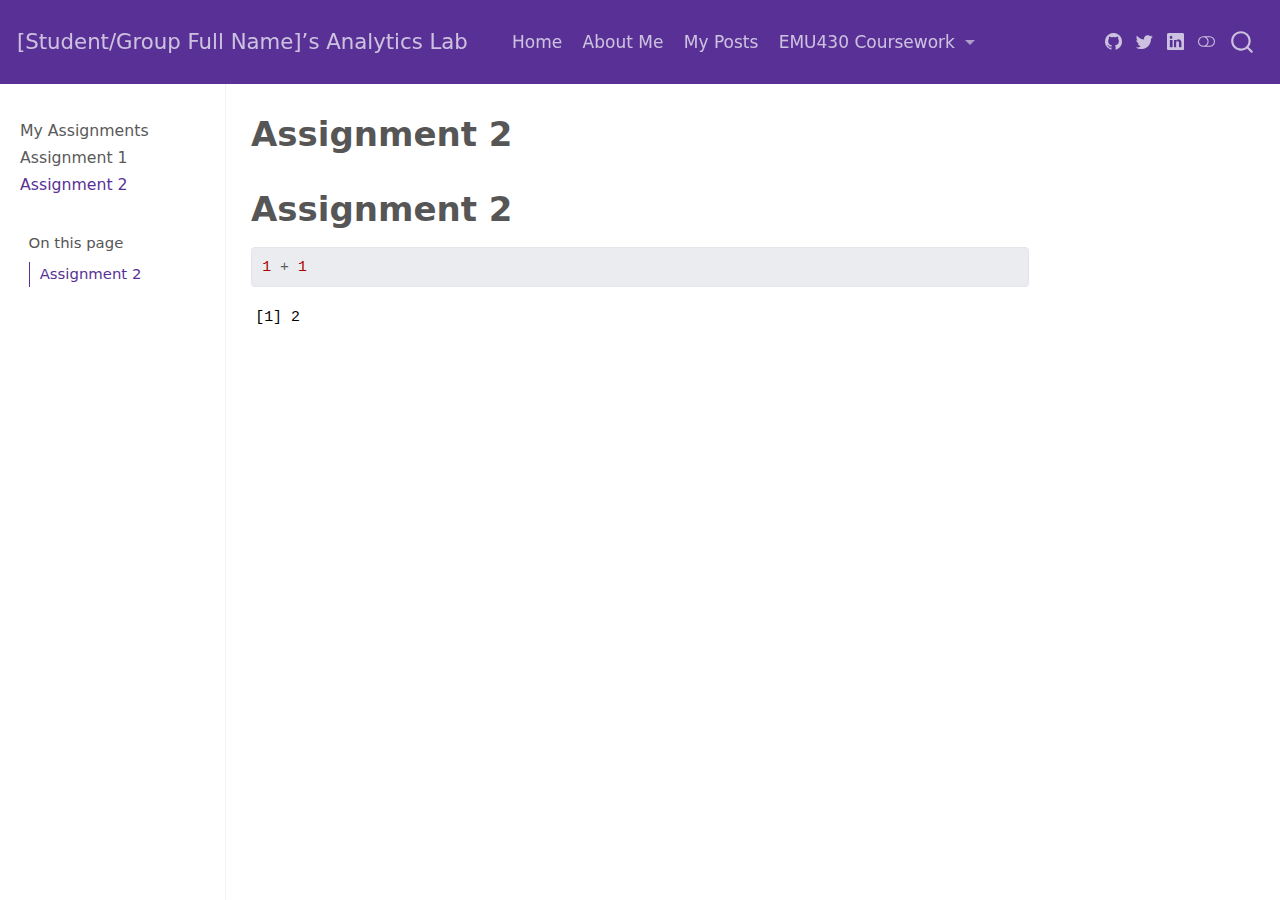
<file: _site/assignments/assignment-2.html>
<!DOCTYPE html>
<html xmlns="http://www.w3.org/1999/xhtml" lang="en" xml:lang="en"><head>

<meta charset="utf-8">
<meta name="generator" content="quarto-1.3.450">

<meta name="viewport" content="width=device-width, initial-scale=1.0, user-scalable=yes">


<title>[Student/Group Full Name]’s Analytics Lab - Assignment 2</title>
<style>
code{white-space: pre-wrap;}
span.smallcaps{font-variant: small-caps;}
div.columns{display: flex; gap: min(4vw, 1.5em);}
div.column{flex: auto; overflow-x: auto;}
div.hanging-indent{margin-left: 1.5em; text-indent: -1.5em;}
ul.task-list{list-style: none;}
ul.task-list li input[type="checkbox"] {
  width: 0.8em;
  margin: 0 0.8em 0.2em -1em; /* quarto-specific, see https://github.com/quarto-dev/quarto-cli/issues/4556 */ 
  vertical-align: middle;
}
/* CSS for syntax highlighting */
pre > code.sourceCode { white-space: pre; position: relative; }
pre > code.sourceCode > span { display: inline-block; line-height: 1.25; }
pre > code.sourceCode > span:empty { height: 1.2em; }
.sourceCode { overflow: visible; }
code.sourceCode > span { color: inherit; text-decoration: inherit; }
div.sourceCode { margin: 1em 0; }
pre.sourceCode { margin: 0; }
@media screen {
div.sourceCode { overflow: auto; }
}
@media print {
pre > code.sourceCode { white-space: pre-wrap; }
pre > code.sourceCode > span { text-indent: -5em; padding-left: 5em; }
}
pre.numberSource code
  { counter-reset: source-line 0; }
pre.numberSource code > span
  { position: relative; left: -4em; counter-increment: source-line; }
pre.numberSource code > span > a:first-child::before
  { content: counter(source-line);
    position: relative; left: -1em; text-align: right; vertical-align: baseline;
    border: none; display: inline-block;
    -webkit-touch-callout: none; -webkit-user-select: none;
    -khtml-user-select: none; -moz-user-select: none;
    -ms-user-select: none; user-select: none;
    padding: 0 4px; width: 4em;
  }
pre.numberSource { margin-left: 3em;  padding-left: 4px; }
div.sourceCode
  {   }
@media screen {
pre > code.sourceCode > span > a:first-child::before { text-decoration: underline; }
}
</style>


<script src="../site_libs/quarto-nav/quarto-nav.js"></script>
<script src="../site_libs/quarto-nav/headroom.min.js"></script>
<script src="../site_libs/clipboard/clipboard.min.js"></script>
<script src="../site_libs/quarto-search/autocomplete.umd.js"></script>
<script src="../site_libs/quarto-search/fuse.min.js"></script>
<script src="../site_libs/quarto-search/quarto-search.js"></script>
<meta name="quarto:offset" content="../">
<script src="../site_libs/quarto-html/quarto.js"></script>
<script src="../site_libs/quarto-html/popper.min.js"></script>
<script src="../site_libs/quarto-html/tippy.umd.min.js"></script>
<script src="../site_libs/quarto-html/anchor.min.js"></script>
<link href="../site_libs/quarto-html/tippy.css" rel="stylesheet">
<link href="../site_libs/quarto-html/quarto-syntax-highlighting.css" rel="stylesheet" class="quarto-color-scheme" id="quarto-text-highlighting-styles">
<link href="../site_libs/quarto-html/quarto-syntax-highlighting-dark.css" rel="prefetch" class="quarto-color-scheme quarto-color-alternate" id="quarto-text-highlighting-styles">
<script src="../site_libs/bootstrap/bootstrap.min.js"></script>
<link href="../site_libs/bootstrap/bootstrap-icons.css" rel="stylesheet">
<link href="../site_libs/bootstrap/bootstrap.min.css" rel="stylesheet" class="quarto-color-scheme" id="quarto-bootstrap" data-mode="light">
<link href="../site_libs/bootstrap/bootstrap-dark.min.css" rel="prefetch" class="quarto-color-scheme quarto-color-alternate" id="quarto-bootstrap" data-mode="dark">
<script id="quarto-search-options" type="application/json">{
  "location": "navbar",
  "copy-button": false,
  "collapse-after": 3,
  "panel-placement": "end",
  "type": "overlay",
  "limit": 20,
  "language": {
    "search-no-results-text": "No results",
    "search-matching-documents-text": "matching documents",
    "search-copy-link-title": "Copy link to search",
    "search-hide-matches-text": "Hide additional matches",
    "search-more-match-text": "more match in this document",
    "search-more-matches-text": "more matches in this document",
    "search-clear-button-title": "Clear",
    "search-detached-cancel-button-title": "Cancel",
    "search-submit-button-title": "Submit",
    "search-label": "Search"
  }
}</script>


<link rel="stylesheet" href="../styles.css">
</head>

<body class="nav-sidebar docked nav-fixed">

<div id="quarto-search-results"></div>
  <header id="quarto-header" class="headroom fixed-top">
    <nav class="navbar navbar-expand-lg navbar-dark ">
      <div class="navbar-container container-fluid">
      <div class="navbar-brand-container">
    <a class="navbar-brand" href="../index.html">
    <span class="navbar-title">[Student/Group Full Name]’s Analytics Lab</span>
    </a>
  </div>
            <div id="quarto-search" class="" title="Search"></div>
          <button class="navbar-toggler" type="button" data-bs-toggle="collapse" data-bs-target="#navbarCollapse" aria-controls="navbarCollapse" aria-expanded="false" aria-label="Toggle navigation" onclick="if (window.quartoToggleHeadroom) { window.quartoToggleHeadroom(); }">
  <span class="navbar-toggler-icon"></span>
</button>
          <div class="collapse navbar-collapse" id="navbarCollapse">
            <ul class="navbar-nav navbar-nav-scroll me-auto">
  <li class="nav-item">
    <a class="nav-link" href="../index.html" rel="" target="">
 <span class="menu-text">Home</span></a>
  </li>  
  <li class="nav-item">
    <a class="nav-link" href="../about.html" rel="" target="">
 <span class="menu-text">About Me</span></a>
  </li>  
  <li class="nav-item">
    <a class="nav-link" href="../posts.html" rel="" target="">
 <span class="menu-text">My Posts</span></a>
  </li>  
  <li class="nav-item dropdown ">
    <a class="nav-link dropdown-toggle" href="#" id="nav-menu-emu430-coursework" role="button" data-bs-toggle="dropdown" aria-expanded="false" rel="" target="">
 <span class="menu-text">EMU430 Coursework</span>
    </a>
    <ul class="dropdown-menu" aria-labelledby="nav-menu-emu430-coursework">    
        <li>
    <a class="dropdown-item" href="../assignments.html" rel="" target="">
 <span class="dropdown-text">Assignments</span></a>
  </li>  
        <li>
    <a class="dropdown-item" href="../project.html" rel="" target="">
 <span class="dropdown-text">Project</span></a>
  </li>  
    </ul>
  </li>
</ul>
            <div class="quarto-navbar-tools ms-auto tools-wide">
    <a href="https://twitter.com" rel="" title="" class="quarto-navigation-tool px-1" aria-label=""><i class="bi bi-github"></i></a>
    <a href="https://twitter.com" rel="" title="" class="quarto-navigation-tool px-1" aria-label=""><i class="bi bi-twitter"></i></a>
    <a href="https://linkedin.com" rel="" title="" class="quarto-navigation-tool px-1" aria-label=""><i class="bi bi-linkedin"></i></a>
  <a href="" class="quarto-color-scheme-toggle quarto-navigation-tool  px-1" onclick="window.quartoToggleColorScheme(); return false;" title="Toggle dark mode"><i class="bi"></i></a>
</div>
          </div> <!-- /navcollapse -->
      </div> <!-- /container-fluid -->
    </nav>
  <nav class="quarto-secondary-nav">
    <div class="container-fluid d-flex">
      <button type="button" class="quarto-btn-toggle btn" data-bs-toggle="collapse" data-bs-target="#quarto-sidebar,#quarto-sidebar-glass" aria-controls="quarto-sidebar" aria-expanded="false" aria-label="Toggle sidebar navigation" onclick="if (window.quartoToggleHeadroom) { window.quartoToggleHeadroom(); }">
        <i class="bi bi-layout-text-sidebar-reverse"></i>
      </button>
      <nav class="quarto-page-breadcrumbs" aria-label="breadcrumb"><ol class="breadcrumb"><li class="breadcrumb-item"><a href="../assignments/assignment-2.html">Assignment 2</a></li></ol></nav>
      <a class="flex-grow-1" role="button" data-bs-toggle="collapse" data-bs-target="#quarto-sidebar,#quarto-sidebar-glass" aria-controls="quarto-sidebar" aria-expanded="false" aria-label="Toggle sidebar navigation" onclick="if (window.quartoToggleHeadroom) { window.quartoToggleHeadroom(); }">      
      </a>
    </div>
  </nav>
</header>
<!-- content -->
<div id="quarto-content" class="quarto-container page-columns page-rows-contents page-layout-article page-navbar">
<!-- sidebar -->
  <nav id="quarto-sidebar" class="sidebar collapse collapse-horizontal sidebar-navigation docked overflow-auto">
    <div class="sidebar-menu-container"> 
    <ul class="list-unstyled mt-1">
        <li class="sidebar-item">
  <div class="sidebar-item-container"> 
  <a href="../assignments.html" class="sidebar-item-text sidebar-link">
 <span class="menu-text">My Assignments</span></a>
  </div>
</li>
        <li class="sidebar-item">
  <div class="sidebar-item-container"> 
  <a href="../assignments/assignment-1.html" class="sidebar-item-text sidebar-link">
 <span class="menu-text">Assignment 1</span></a>
  </div>
</li>
        <li class="sidebar-item">
  <div class="sidebar-item-container"> 
  <a href="../assignments/assignment-2.html" class="sidebar-item-text sidebar-link active">
 <span class="menu-text">Assignment 2</span></a>
  </div>
</li>
    </ul>
    </div>
    <nav id="TOC" role="doc-toc" class="toc-active">
    <h2 id="toc-title">On this page</h2>
   
  <ul>
  <li><a href="#assignment-2" id="toc-assignment-2" class="nav-link active" data-scroll-target="#assignment-2">Assignment 2</a></li>
  </ul>
</nav>
</nav>
<div id="quarto-sidebar-glass" data-bs-toggle="collapse" data-bs-target="#quarto-sidebar,#quarto-sidebar-glass"></div>
<!-- margin-sidebar -->
    <div id="quarto-margin-sidebar" class="sidebar margin-sidebar">
    </div>
<!-- main -->
<main class="content" id="quarto-document-content">

<header id="title-block-header" class="quarto-title-block default">
<div class="quarto-title">
<h1 class="title">Assignment 2</h1>
</div>



<div class="quarto-title-meta">

    
  
    
  </div>
  

</header>

<section id="assignment-2" class="level1">
<h1>Assignment 2</h1>
<div class="cell">
<div class="sourceCode cell-code" id="cb1"><pre class="sourceCode r code-with-copy"><code class="sourceCode r"><span id="cb1-1"><a href="#cb1-1" aria-hidden="true" tabindex="-1"></a><span class="dv">1</span> <span class="sc">+</span> <span class="dv">1</span></span></code><button title="Copy to Clipboard" class="code-copy-button"><i class="bi"></i></button></pre></div>
<div class="cell-output cell-output-stdout">
<pre><code>[1] 2</code></pre>
</div>
</div>


</section>

</main> <!-- /main -->
<script id="quarto-html-after-body" type="application/javascript">
window.document.addEventListener("DOMContentLoaded", function (event) {
  const toggleBodyColorMode = (bsSheetEl) => {
    const mode = bsSheetEl.getAttribute("data-mode");
    const bodyEl = window.document.querySelector("body");
    if (mode === "dark") {
      bodyEl.classList.add("quarto-dark");
      bodyEl.classList.remove("quarto-light");
    } else {
      bodyEl.classList.add("quarto-light");
      bodyEl.classList.remove("quarto-dark");
    }
  }
  const toggleBodyColorPrimary = () => {
    const bsSheetEl = window.document.querySelector("link#quarto-bootstrap");
    if (bsSheetEl) {
      toggleBodyColorMode(bsSheetEl);
    }
  }
  toggleBodyColorPrimary();  
  const disableStylesheet = (stylesheets) => {
    for (let i=0; i < stylesheets.length; i++) {
      const stylesheet = stylesheets[i];
      stylesheet.rel = 'prefetch';
    }
  }
  const enableStylesheet = (stylesheets) => {
    for (let i=0; i < stylesheets.length; i++) {
      const stylesheet = stylesheets[i];
      stylesheet.rel = 'stylesheet';
    }
  }
  const manageTransitions = (selector, allowTransitions) => {
    const els = window.document.querySelectorAll(selector);
    for (let i=0; i < els.length; i++) {
      const el = els[i];
      if (allowTransitions) {
        el.classList.remove('notransition');
      } else {
        el.classList.add('notransition');
      }
    }
  }
  const toggleColorMode = (alternate) => {
    // Switch the stylesheets
    const alternateStylesheets = window.document.querySelectorAll('link.quarto-color-scheme.quarto-color-alternate');
    manageTransitions('#quarto-margin-sidebar .nav-link', false);
    if (alternate) {
      enableStylesheet(alternateStylesheets);
      for (const sheetNode of alternateStylesheets) {
        if (sheetNode.id === "quarto-bootstrap") {
          toggleBodyColorMode(sheetNode);
        }
      }
    } else {
      disableStylesheet(alternateStylesheets);
      toggleBodyColorPrimary();
    }
    manageTransitions('#quarto-margin-sidebar .nav-link', true);
    // Switch the toggles
    const toggles = window.document.querySelectorAll('.quarto-color-scheme-toggle');
    for (let i=0; i < toggles.length; i++) {
      const toggle = toggles[i];
      if (toggle) {
        if (alternate) {
          toggle.classList.add("alternate");     
        } else {
          toggle.classList.remove("alternate");
        }
      }
    }
    // Hack to workaround the fact that safari doesn't
    // properly recolor the scrollbar when toggling (#1455)
    if (navigator.userAgent.indexOf('Safari') > 0 && navigator.userAgent.indexOf('Chrome') == -1) {
      manageTransitions("body", false);
      window.scrollTo(0, 1);
      setTimeout(() => {
        window.scrollTo(0, 0);
        manageTransitions("body", true);
      }, 40);  
    }
  }
  const isFileUrl = () => { 
    return window.location.protocol === 'file:';
  }
  const hasAlternateSentinel = () => {  
    let styleSentinel = getColorSchemeSentinel();
    if (styleSentinel !== null) {
      return styleSentinel === "alternate";
    } else {
      return false;
    }
  }
  const setStyleSentinel = (alternate) => {
    const value = alternate ? "alternate" : "default";
    if (!isFileUrl()) {
      window.localStorage.setItem("quarto-color-scheme", value);
    } else {
      localAlternateSentinel = value;
    }
  }
  const getColorSchemeSentinel = () => {
    if (!isFileUrl()) {
      const storageValue = window.localStorage.getItem("quarto-color-scheme");
      return storageValue != null ? storageValue : localAlternateSentinel;
    } else {
      return localAlternateSentinel;
    }
  }
  let localAlternateSentinel = 'default';
  // Dark / light mode switch
  window.quartoToggleColorScheme = () => {
    // Read the current dark / light value 
    let toAlternate = !hasAlternateSentinel();
    toggleColorMode(toAlternate);
    setStyleSentinel(toAlternate);
  };
  // Ensure there is a toggle, if there isn't float one in the top right
  if (window.document.querySelector('.quarto-color-scheme-toggle') === null) {
    const a = window.document.createElement('a');
    a.classList.add('top-right');
    a.classList.add('quarto-color-scheme-toggle');
    a.href = "";
    a.onclick = function() { try { window.quartoToggleColorScheme(); } catch {} return false; };
    const i = window.document.createElement("i");
    i.classList.add('bi');
    a.appendChild(i);
    window.document.body.appendChild(a);
  }
  // Switch to dark mode if need be
  if (hasAlternateSentinel()) {
    toggleColorMode(true);
  } else {
    toggleColorMode(false);
  }
  const icon = "";
  const anchorJS = new window.AnchorJS();
  anchorJS.options = {
    placement: 'right',
    icon: icon
  };
  anchorJS.add('.anchored');
  const isCodeAnnotation = (el) => {
    for (const clz of el.classList) {
      if (clz.startsWith('code-annotation-')) {                     
        return true;
      }
    }
    return false;
  }
  const clipboard = new window.ClipboardJS('.code-copy-button', {
    text: function(trigger) {
      const codeEl = trigger.previousElementSibling.cloneNode(true);
      for (const childEl of codeEl.children) {
        if (isCodeAnnotation(childEl)) {
          childEl.remove();
        }
      }
      return codeEl.innerText;
    }
  });
  clipboard.on('success', function(e) {
    // button target
    const button = e.trigger;
    // don't keep focus
    button.blur();
    // flash "checked"
    button.classList.add('code-copy-button-checked');
    var currentTitle = button.getAttribute("title");
    button.setAttribute("title", "Copied!");
    let tooltip;
    if (window.bootstrap) {
      button.setAttribute("data-bs-toggle", "tooltip");
      button.setAttribute("data-bs-placement", "left");
      button.setAttribute("data-bs-title", "Copied!");
      tooltip = new bootstrap.Tooltip(button, 
        { trigger: "manual", 
          customClass: "code-copy-button-tooltip",
          offset: [0, -8]});
      tooltip.show();    
    }
    setTimeout(function() {
      if (tooltip) {
        tooltip.hide();
        button.removeAttribute("data-bs-title");
        button.removeAttribute("data-bs-toggle");
        button.removeAttribute("data-bs-placement");
      }
      button.setAttribute("title", currentTitle);
      button.classList.remove('code-copy-button-checked');
    }, 1000);
    // clear code selection
    e.clearSelection();
  });
  function tippyHover(el, contentFn) {
    const config = {
      allowHTML: true,
      content: contentFn,
      maxWidth: 500,
      delay: 100,
      arrow: false,
      appendTo: function(el) {
          return el.parentElement;
      },
      interactive: true,
      interactiveBorder: 10,
      theme: 'quarto',
      placement: 'bottom-start'
    };
    window.tippy(el, config); 
  }
  const noterefs = window.document.querySelectorAll('a[role="doc-noteref"]');
  for (var i=0; i<noterefs.length; i++) {
    const ref = noterefs[i];
    tippyHover(ref, function() {
      // use id or data attribute instead here
      let href = ref.getAttribute('data-footnote-href') || ref.getAttribute('href');
      try { href = new URL(href).hash; } catch {}
      const id = href.replace(/^#\/?/, "");
      const note = window.document.getElementById(id);
      return note.innerHTML;
    });
  }
      let selectedAnnoteEl;
      const selectorForAnnotation = ( cell, annotation) => {
        let cellAttr = 'data-code-cell="' + cell + '"';
        let lineAttr = 'data-code-annotation="' +  annotation + '"';
        const selector = 'span[' + cellAttr + '][' + lineAttr + ']';
        return selector;
      }
      const selectCodeLines = (annoteEl) => {
        const doc = window.document;
        const targetCell = annoteEl.getAttribute("data-target-cell");
        const targetAnnotation = annoteEl.getAttribute("data-target-annotation");
        const annoteSpan = window.document.querySelector(selectorForAnnotation(targetCell, targetAnnotation));
        const lines = annoteSpan.getAttribute("data-code-lines").split(",");
        const lineIds = lines.map((line) => {
          return targetCell + "-" + line;
        })
        let top = null;
        let height = null;
        let parent = null;
        if (lineIds.length > 0) {
            //compute the position of the single el (top and bottom and make a div)
            const el = window.document.getElementById(lineIds[0]);
            top = el.offsetTop;
            height = el.offsetHeight;
            parent = el.parentElement.parentElement;
          if (lineIds.length > 1) {
            const lastEl = window.document.getElementById(lineIds[lineIds.length - 1]);
            const bottom = lastEl.offsetTop + lastEl.offsetHeight;
            height = bottom - top;
          }
          if (top !== null && height !== null && parent !== null) {
            // cook up a div (if necessary) and position it 
            let div = window.document.getElementById("code-annotation-line-highlight");
            if (div === null) {
              div = window.document.createElement("div");
              div.setAttribute("id", "code-annotation-line-highlight");
              div.style.position = 'absolute';
              parent.appendChild(div);
            }
            div.style.top = top - 2 + "px";
            div.style.height = height + 4 + "px";
            let gutterDiv = window.document.getElementById("code-annotation-line-highlight-gutter");
            if (gutterDiv === null) {
              gutterDiv = window.document.createElement("div");
              gutterDiv.setAttribute("id", "code-annotation-line-highlight-gutter");
              gutterDiv.style.position = 'absolute';
              const codeCell = window.document.getElementById(targetCell);
              const gutter = codeCell.querySelector('.code-annotation-gutter');
              gutter.appendChild(gutterDiv);
            }
            gutterDiv.style.top = top - 2 + "px";
            gutterDiv.style.height = height + 4 + "px";
          }
          selectedAnnoteEl = annoteEl;
        }
      };
      const unselectCodeLines = () => {
        const elementsIds = ["code-annotation-line-highlight", "code-annotation-line-highlight-gutter"];
        elementsIds.forEach((elId) => {
          const div = window.document.getElementById(elId);
          if (div) {
            div.remove();
          }
        });
        selectedAnnoteEl = undefined;
      };
      // Attach click handler to the DT
      const annoteDls = window.document.querySelectorAll('dt[data-target-cell]');
      for (const annoteDlNode of annoteDls) {
        annoteDlNode.addEventListener('click', (event) => {
          const clickedEl = event.target;
          if (clickedEl !== selectedAnnoteEl) {
            unselectCodeLines();
            const activeEl = window.document.querySelector('dt[data-target-cell].code-annotation-active');
            if (activeEl) {
              activeEl.classList.remove('code-annotation-active');
            }
            selectCodeLines(clickedEl);
            clickedEl.classList.add('code-annotation-active');
          } else {
            // Unselect the line
            unselectCodeLines();
            clickedEl.classList.remove('code-annotation-active');
          }
        });
      }
  const findCites = (el) => {
    const parentEl = el.parentElement;
    if (parentEl) {
      const cites = parentEl.dataset.cites;
      if (cites) {
        return {
          el,
          cites: cites.split(' ')
        };
      } else {
        return findCites(el.parentElement)
      }
    } else {
      return undefined;
    }
  };
  var bibliorefs = window.document.querySelectorAll('a[role="doc-biblioref"]');
  for (var i=0; i<bibliorefs.length; i++) {
    const ref = bibliorefs[i];
    const citeInfo = findCites(ref);
    if (citeInfo) {
      tippyHover(citeInfo.el, function() {
        var popup = window.document.createElement('div');
        citeInfo.cites.forEach(function(cite) {
          var citeDiv = window.document.createElement('div');
          citeDiv.classList.add('hanging-indent');
          citeDiv.classList.add('csl-entry');
          var biblioDiv = window.document.getElementById('ref-' + cite);
          if (biblioDiv) {
            citeDiv.innerHTML = biblioDiv.innerHTML;
          }
          popup.appendChild(citeDiv);
        });
        return popup.innerHTML;
      });
    }
  }
});
</script>
</div> <!-- /content -->



</body></html>
</file>
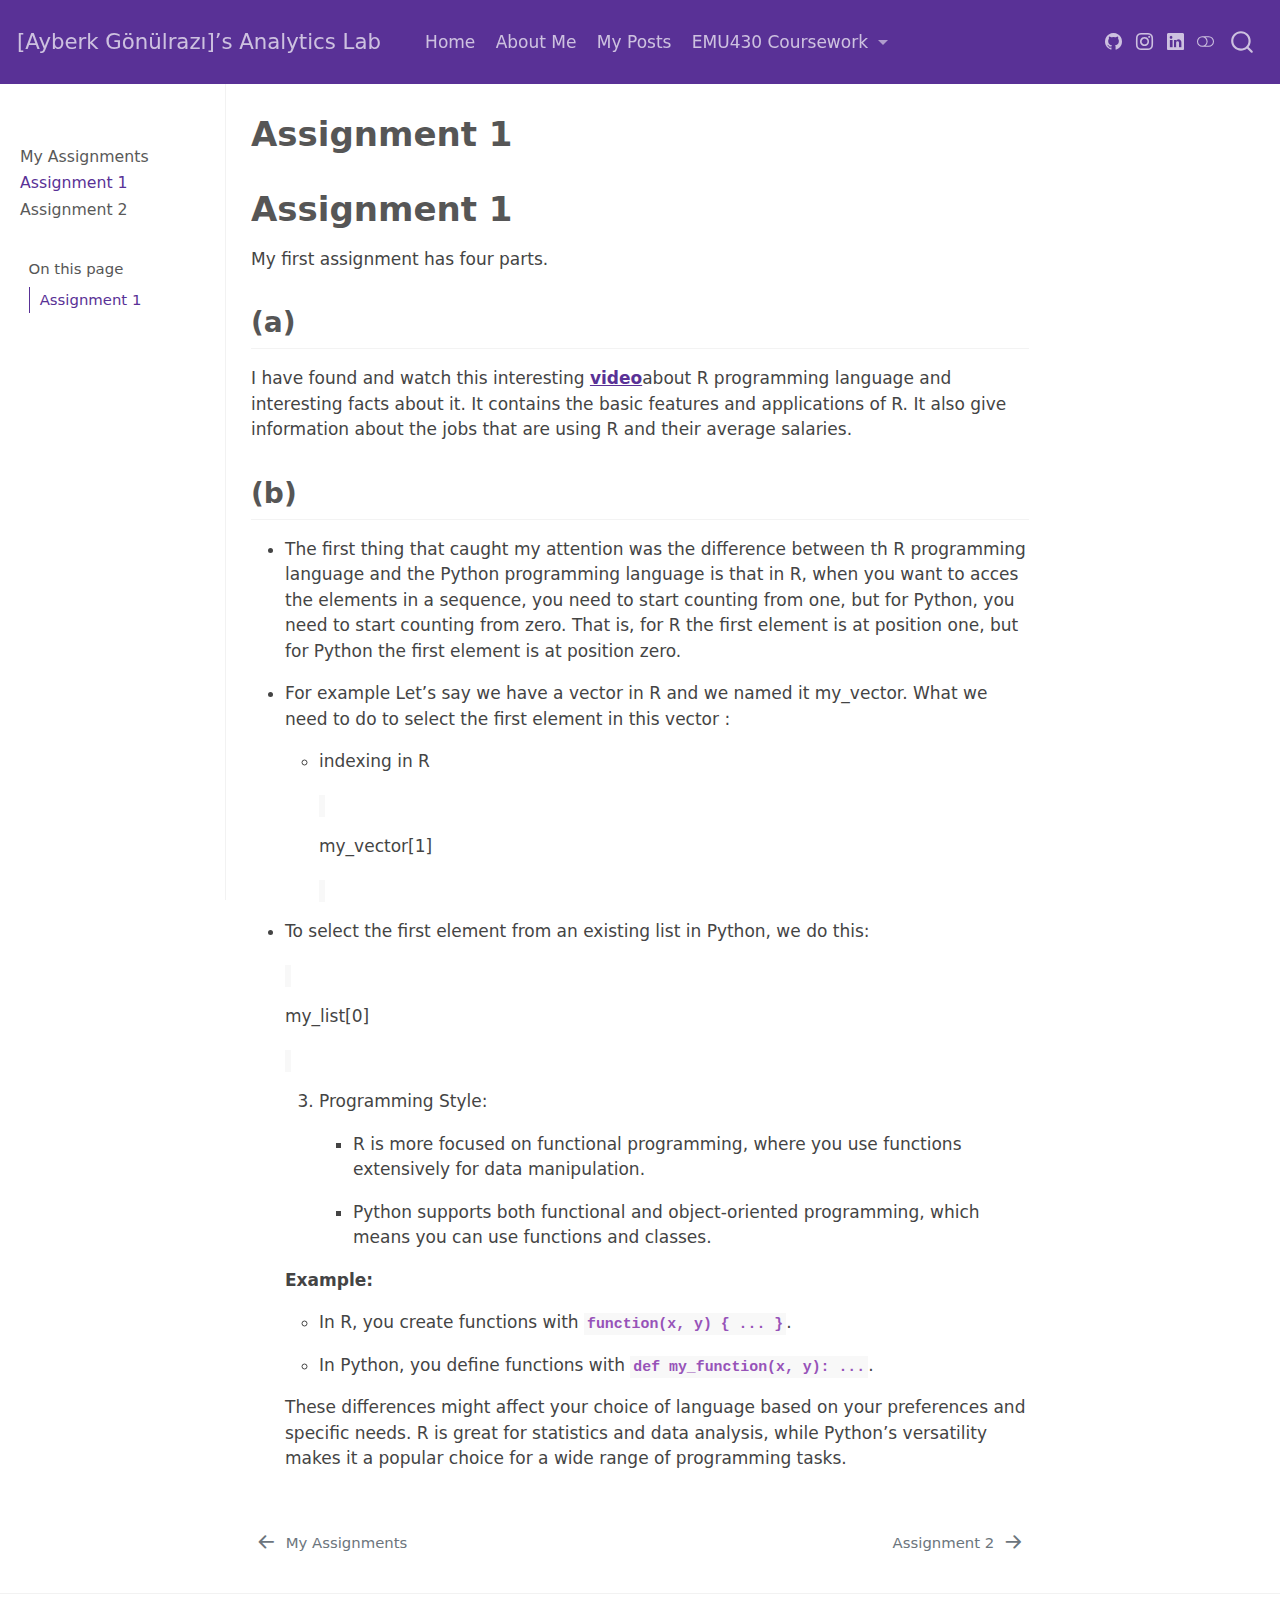
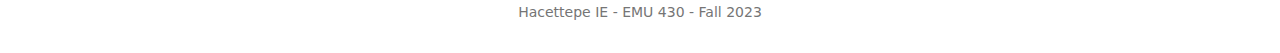
<file: docs/assignments/assignment-1.html>
<!DOCTYPE html>
<html xmlns="http://www.w3.org/1999/xhtml" lang="en" xml:lang="en"><head>

<meta charset="utf-8">
<meta name="generator" content="quarto-1.3.433">

<meta name="viewport" content="width=device-width, initial-scale=1.0, user-scalable=yes">


<title>[Ayberk Gönülrazı]’s Analytics Lab - Assignment 1</title>
<style>
code{white-space: pre-wrap;}
span.smallcaps{font-variant: small-caps;}
div.columns{display: flex; gap: min(4vw, 1.5em);}
div.column{flex: auto; overflow-x: auto;}
div.hanging-indent{margin-left: 1.5em; text-indent: -1.5em;}
ul.task-list{list-style: none;}
ul.task-list li input[type="checkbox"] {
  width: 0.8em;
  margin: 0 0.8em 0.2em -1em; /* quarto-specific, see https://github.com/quarto-dev/quarto-cli/issues/4556 */ 
  vertical-align: middle;
}
</style>


<script src="../site_libs/quarto-nav/quarto-nav.js"></script>
<script src="../site_libs/quarto-nav/headroom.min.js"></script>
<script src="../site_libs/clipboard/clipboard.min.js"></script>
<script src="../site_libs/quarto-search/autocomplete.umd.js"></script>
<script src="../site_libs/quarto-search/fuse.min.js"></script>
<script src="../site_libs/quarto-search/quarto-search.js"></script>
<meta name="quarto:offset" content="../">
<link href="../assignments/assignment-2.html" rel="next">
<link href="../assignments.html" rel="prev">
<script src="../site_libs/quarto-html/quarto.js"></script>
<script src="../site_libs/quarto-html/popper.min.js"></script>
<script src="../site_libs/quarto-html/tippy.umd.min.js"></script>
<script src="../site_libs/quarto-html/anchor.min.js"></script>
<link href="../site_libs/quarto-html/tippy.css" rel="stylesheet">
<link href="../site_libs/quarto-html/quarto-syntax-highlighting.css" rel="stylesheet" class="quarto-color-scheme" id="quarto-text-highlighting-styles">
<link href="../site_libs/quarto-html/quarto-syntax-highlighting-dark.css" rel="prefetch" class="quarto-color-scheme quarto-color-alternate" id="quarto-text-highlighting-styles">
<script src="../site_libs/bootstrap/bootstrap.min.js"></script>
<link href="../site_libs/bootstrap/bootstrap-icons.css" rel="stylesheet">
<link href="../site_libs/bootstrap/bootstrap.min.css" rel="stylesheet" class="quarto-color-scheme" id="quarto-bootstrap" data-mode="light">
<link href="../site_libs/bootstrap/bootstrap-dark.min.css" rel="prefetch" class="quarto-color-scheme quarto-color-alternate" id="quarto-bootstrap" data-mode="dark">
<script id="quarto-search-options" type="application/json">{
  "location": "navbar",
  "copy-button": false,
  "collapse-after": 3,
  "panel-placement": "end",
  "type": "overlay",
  "limit": 20,
  "language": {
    "search-no-results-text": "No results",
    "search-matching-documents-text": "matching documents",
    "search-copy-link-title": "Copy link to search",
    "search-hide-matches-text": "Hide additional matches",
    "search-more-match-text": "more match in this document",
    "search-more-matches-text": "more matches in this document",
    "search-clear-button-title": "Clear",
    "search-detached-cancel-button-title": "Cancel",
    "search-submit-button-title": "Submit",
    "search-label": "Search"
  }
}</script>


<link rel="stylesheet" href="../styles.css">
</head>

<body class="nav-sidebar docked nav-fixed">

<div id="quarto-search-results"></div>
  <header id="quarto-header" class="headroom fixed-top">
    <nav class="navbar navbar-expand-lg navbar-dark ">
      <div class="navbar-container container-fluid">
      <div class="navbar-brand-container">
    <a class="navbar-brand" href="../index.html">
    <span class="navbar-title">[Ayberk Gönülrazı]’s Analytics Lab</span>
    </a>
  </div>
            <div id="quarto-search" class="" title="Search"></div>
          <button class="navbar-toggler" type="button" data-bs-toggle="collapse" data-bs-target="#navbarCollapse" aria-controls="navbarCollapse" aria-expanded="false" aria-label="Toggle navigation" onclick="if (window.quartoToggleHeadroom) { window.quartoToggleHeadroom(); }">
  <span class="navbar-toggler-icon"></span>
</button>
          <div class="collapse navbar-collapse" id="navbarCollapse">
            <ul class="navbar-nav navbar-nav-scroll me-auto">
  <li class="nav-item">
    <a class="nav-link" href="../index.html" rel="" target="">
 <span class="menu-text">Home</span></a>
  </li>  
  <li class="nav-item">
    <a class="nav-link" href="../about.html" rel="" target="">
 <span class="menu-text">About Me</span></a>
  </li>  
  <li class="nav-item">
    <a class="nav-link" href="../posts.html" rel="" target="">
 <span class="menu-text">My Posts</span></a>
  </li>  
  <li class="nav-item dropdown ">
    <a class="nav-link dropdown-toggle" href="#" id="nav-menu-emu430-coursework" role="button" data-bs-toggle="dropdown" aria-expanded="false" rel="" target="">
 <span class="menu-text">EMU430 Coursework</span>
    </a>
    <ul class="dropdown-menu" aria-labelledby="nav-menu-emu430-coursework">    
        <li>
    <a class="dropdown-item" href="../assignments.html" rel="" target="">
 <span class="dropdown-text">Assignments</span></a>
  </li>  
        <li>
    <a class="dropdown-item" href="../project.html" rel="" target="">
 <span class="dropdown-text">Project</span></a>
  </li>  
    </ul>
  </li>
</ul>
            <div class="quarto-navbar-tools ms-auto tools-wide">
    <a href="https://github.com/ayberkgnlraz" rel="" title="" class="quarto-navigation-tool px-1" aria-label=""><i class="bi bi-github"></i></a>
    <a href="https://www.instagram.com/ayberkgnlraz/" rel="" title="" class="quarto-navigation-tool px-1" aria-label=""><i class="bi bi-instagram"></i></a>
    <a href="https://www.linkedin.com/in/ayberk-g%C3%B6n%C3%BClraz%C4%B1-50a1141b7/" rel="" title="" class="quarto-navigation-tool px-1" aria-label=""><i class="bi bi-linkedin"></i></a>
  <a href="" class="quarto-color-scheme-toggle quarto-navigation-tool  px-1" onclick="window.quartoToggleColorScheme(); return false;" title="Toggle dark mode"><i class="bi"></i></a>
</div>
          </div> <!-- /navcollapse -->
      </div> <!-- /container-fluid -->
    </nav>
  <nav class="quarto-secondary-nav">
    <div class="container-fluid d-flex">
      <button type="button" class="quarto-btn-toggle btn" data-bs-toggle="collapse" data-bs-target="#quarto-sidebar,#quarto-sidebar-glass" aria-controls="quarto-sidebar" aria-expanded="false" aria-label="Toggle sidebar navigation" onclick="if (window.quartoToggleHeadroom) { window.quartoToggleHeadroom(); }">
        <i class="bi bi-layout-text-sidebar-reverse"></i>
      </button>
      <nav class="quarto-page-breadcrumbs" aria-label="breadcrumb"><ol class="breadcrumb"><li class="breadcrumb-item"><a href="../assignments/assignment-1.html">Assignment 1</a></li></ol></nav>
      <a class="flex-grow-1" role="button" data-bs-toggle="collapse" data-bs-target="#quarto-sidebar,#quarto-sidebar-glass" aria-controls="quarto-sidebar" aria-expanded="false" aria-label="Toggle sidebar navigation" onclick="if (window.quartoToggleHeadroom) { window.quartoToggleHeadroom(); }">      
      </a>
      <button type="button" class="btn quarto-search-button" aria-label="" onclick="window.quartoOpenSearch();">
        <i class="bi bi-search"></i>
      </button>
    </div>
  </nav>
</header>
<!-- content -->
<div id="quarto-content" class="quarto-container page-columns page-rows-contents page-layout-article page-navbar">
<!-- sidebar -->
  <nav id="quarto-sidebar" class="sidebar collapse collapse-horizontal sidebar-navigation docked overflow-auto">
        <div class="mt-2 flex-shrink-0 align-items-center">
        <div class="sidebar-search">
        <div id="quarto-search" class="" title="Search"></div>
        </div>
        </div>
    <div class="sidebar-menu-container"> 
    <ul class="list-unstyled mt-1">
        <li class="sidebar-item">
  <div class="sidebar-item-container"> 
  <a href="../assignments.html" class="sidebar-item-text sidebar-link">
 <span class="menu-text">My Assignments</span></a>
  </div>
</li>
        <li class="sidebar-item">
  <div class="sidebar-item-container"> 
  <a href="../assignments/assignment-1.html" class="sidebar-item-text sidebar-link active">
 <span class="menu-text">Assignment 1</span></a>
  </div>
</li>
        <li class="sidebar-item">
  <div class="sidebar-item-container"> 
  <a href="../assignments/assignment-2.html" class="sidebar-item-text sidebar-link">
 <span class="menu-text">Assignment 2</span></a>
  </div>
</li>
    </ul>
    </div>
    <nav id="TOC" role="doc-toc" class="toc-active">
    <h2 id="toc-title">On this page</h2>
   
  <ul>
  <li><a href="#assignment-1" id="toc-assignment-1" class="nav-link active" data-scroll-target="#assignment-1">Assignment 1</a>
  <ul class="collapse">
  <li><a href="#a" id="toc-a" class="nav-link" data-scroll-target="#a">(a)</a></li>
  <li><a href="#b" id="toc-b" class="nav-link" data-scroll-target="#b">(b)</a></li>
  </ul></li>
  </ul>
</nav>
</nav>
<div id="quarto-sidebar-glass" data-bs-toggle="collapse" data-bs-target="#quarto-sidebar,#quarto-sidebar-glass"></div>
<!-- margin-sidebar -->
    <div id="quarto-margin-sidebar" class="sidebar margin-sidebar">
    </div>
<!-- main -->
<main class="content" id="quarto-document-content">

<header id="title-block-header" class="quarto-title-block default">
<div class="quarto-title">
<h1 class="title">Assignment 1</h1>
</div>



<div class="quarto-title-meta">

    
  
    
  </div>
  

</header>

<section id="assignment-1" class="level1">
<h1>Assignment 1</h1>
<p>My first assignment has four parts.</p>
<section id="a" class="level2">
<h2 class="anchored" data-anchor-id="a">(a)</h2>
<p>I have found and watch this interesting <a href="https://www.youtube.com/watch?v=jr9BhIMwTvA"><strong>video</strong></a>about R programming language and interesting facts about it. It contains the basic features and applications of R. It also give information about the jobs that are using R and their average salaries.</p>
</section>
<section id="b" class="level2">
<h2 class="anchored" data-anchor-id="b">(b)</h2>
<ul>
<li><p>The first thing that caught my attention was the difference between th R programming language and the Python programming language is that in R, when you want to acces the elements in a sequence, you need to start counting from one, but for Python, you need to start counting from zero. That is, for R the first element is at position one, but for Python the first element is at position zero.</p></li>
<li><p>For example Let’s say we have a vector in R and we named it my_vector. What we need to do to select the first element in this vector :</p>
<ul>
<li><p>indexing in R</p>
<p><code></code></p>
<p>my_vector[1]</p>
<p><code></code></p></li>
</ul></li>
<li><p>To select the first element from an existing list in Python, we do this:</p>
<p><code></code></p>
<p>my_list[0]</p>
<p><code></code></p>
<ol start="3" type="1">
<li><p>Programming Style:</p>
<ul>
<li><p>R is more focused on functional programming, where you use functions extensively for data manipulation.</p></li>
<li><p>Python supports both functional and object-oriented programming, which means you can use functions and classes.</p></li>
</ul></li>
</ol>
<p><strong>Example:</strong></p>
<ul>
<li><p>In R, you create functions with <strong><code>function(x, y) { ... }</code></strong>.</p></li>
<li><p>In Python, you define functions with <strong><code>def my_function(x, y): ...</code></strong>.</p></li>
</ul>
<p>These differences might affect your choice of language based on your preferences and specific needs. R is great for statistics and data analysis, while Python’s versatility makes it a popular choice for a wide range of programming tasks.</p></li>
</ul>


</section>
</section>

<a onclick="window.scrollTo(0, 0); return false;" role="button" id="quarto-back-to-top"><i class="bi bi-arrow-up"></i> Back to top</a></main> <!-- /main -->
<script id="quarto-html-after-body" type="application/javascript">
window.document.addEventListener("DOMContentLoaded", function (event) {
  const toggleBodyColorMode = (bsSheetEl) => {
    const mode = bsSheetEl.getAttribute("data-mode");
    const bodyEl = window.document.querySelector("body");
    if (mode === "dark") {
      bodyEl.classList.add("quarto-dark");
      bodyEl.classList.remove("quarto-light");
    } else {
      bodyEl.classList.add("quarto-light");
      bodyEl.classList.remove("quarto-dark");
    }
  }
  const toggleBodyColorPrimary = () => {
    const bsSheetEl = window.document.querySelector("link#quarto-bootstrap");
    if (bsSheetEl) {
      toggleBodyColorMode(bsSheetEl);
    }
  }
  toggleBodyColorPrimary();  
  const disableStylesheet = (stylesheets) => {
    for (let i=0; i < stylesheets.length; i++) {
      const stylesheet = stylesheets[i];
      stylesheet.rel = 'prefetch';
    }
  }
  const enableStylesheet = (stylesheets) => {
    for (let i=0; i < stylesheets.length; i++) {
      const stylesheet = stylesheets[i];
      stylesheet.rel = 'stylesheet';
    }
  }
  const manageTransitions = (selector, allowTransitions) => {
    const els = window.document.querySelectorAll(selector);
    for (let i=0; i < els.length; i++) {
      const el = els[i];
      if (allowTransitions) {
        el.classList.remove('notransition');
      } else {
        el.classList.add('notransition');
      }
    }
  }
  const toggleColorMode = (alternate) => {
    // Switch the stylesheets
    const alternateStylesheets = window.document.querySelectorAll('link.quarto-color-scheme.quarto-color-alternate');
    manageTransitions('#quarto-margin-sidebar .nav-link', false);
    if (alternate) {
      enableStylesheet(alternateStylesheets);
      for (const sheetNode of alternateStylesheets) {
        if (sheetNode.id === "quarto-bootstrap") {
          toggleBodyColorMode(sheetNode);
        }
      }
    } else {
      disableStylesheet(alternateStylesheets);
      toggleBodyColorPrimary();
    }
    manageTransitions('#quarto-margin-sidebar .nav-link', true);
    // Switch the toggles
    const toggles = window.document.querySelectorAll('.quarto-color-scheme-toggle');
    for (let i=0; i < toggles.length; i++) {
      const toggle = toggles[i];
      if (toggle) {
        if (alternate) {
          toggle.classList.add("alternate");     
        } else {
          toggle.classList.remove("alternate");
        }
      }
    }
    // Hack to workaround the fact that safari doesn't
    // properly recolor the scrollbar when toggling (#1455)
    if (navigator.userAgent.indexOf('Safari') > 0 && navigator.userAgent.indexOf('Chrome') == -1) {
      manageTransitions("body", false);
      window.scrollTo(0, 1);
      setTimeout(() => {
        window.scrollTo(0, 0);
        manageTransitions("body", true);
      }, 40);  
    }
  }
  const isFileUrl = () => { 
    return window.location.protocol === 'file:';
  }
  const hasAlternateSentinel = () => {  
    let styleSentinel = getColorSchemeSentinel();
    if (styleSentinel !== null) {
      return styleSentinel === "alternate";
    } else {
      return false;
    }
  }
  const setStyleSentinel = (alternate) => {
    const value = alternate ? "alternate" : "default";
    if (!isFileUrl()) {
      window.localStorage.setItem("quarto-color-scheme", value);
    } else {
      localAlternateSentinel = value;
    }
  }
  const getColorSchemeSentinel = () => {
    if (!isFileUrl()) {
      const storageValue = window.localStorage.getItem("quarto-color-scheme");
      return storageValue != null ? storageValue : localAlternateSentinel;
    } else {
      return localAlternateSentinel;
    }
  }
  let localAlternateSentinel = 'default';
  // Dark / light mode switch
  window.quartoToggleColorScheme = () => {
    // Read the current dark / light value 
    let toAlternate = !hasAlternateSentinel();
    toggleColorMode(toAlternate);
    setStyleSentinel(toAlternate);
  };
  // Ensure there is a toggle, if there isn't float one in the top right
  if (window.document.querySelector('.quarto-color-scheme-toggle') === null) {
    const a = window.document.createElement('a');
    a.classList.add('top-right');
    a.classList.add('quarto-color-scheme-toggle');
    a.href = "";
    a.onclick = function() { try { window.quartoToggleColorScheme(); } catch {} return false; };
    const i = window.document.createElement("i");
    i.classList.add('bi');
    a.appendChild(i);
    window.document.body.appendChild(a);
  }
  // Switch to dark mode if need be
  if (hasAlternateSentinel()) {
    toggleColorMode(true);
  } else {
    toggleColorMode(false);
  }
  const icon = "";
  const anchorJS = new window.AnchorJS();
  anchorJS.options = {
    placement: 'right',
    icon: icon
  };
  anchorJS.add('.anchored');
  const isCodeAnnotation = (el) => {
    for (const clz of el.classList) {
      if (clz.startsWith('code-annotation-')) {                     
        return true;
      }
    }
    return false;
  }
  const clipboard = new window.ClipboardJS('.code-copy-button', {
    text: function(trigger) {
      const codeEl = trigger.previousElementSibling.cloneNode(true);
      for (const childEl of codeEl.children) {
        if (isCodeAnnotation(childEl)) {
          childEl.remove();
        }
      }
      return codeEl.innerText;
    }
  });
  clipboard.on('success', function(e) {
    // button target
    const button = e.trigger;
    // don't keep focus
    button.blur();
    // flash "checked"
    button.classList.add('code-copy-button-checked');
    var currentTitle = button.getAttribute("title");
    button.setAttribute("title", "Copied!");
    let tooltip;
    if (window.bootstrap) {
      button.setAttribute("data-bs-toggle", "tooltip");
      button.setAttribute("data-bs-placement", "left");
      button.setAttribute("data-bs-title", "Copied!");
      tooltip = new bootstrap.Tooltip(button, 
        { trigger: "manual", 
          customClass: "code-copy-button-tooltip",
          offset: [0, -8]});
      tooltip.show();    
    }
    setTimeout(function() {
      if (tooltip) {
        tooltip.hide();
        button.removeAttribute("data-bs-title");
        button.removeAttribute("data-bs-toggle");
        button.removeAttribute("data-bs-placement");
      }
      button.setAttribute("title", currentTitle);
      button.classList.remove('code-copy-button-checked');
    }, 1000);
    // clear code selection
    e.clearSelection();
  });
  function tippyHover(el, contentFn) {
    const config = {
      allowHTML: true,
      content: contentFn,
      maxWidth: 500,
      delay: 100,
      arrow: false,
      appendTo: function(el) {
          return el.parentElement;
      },
      interactive: true,
      interactiveBorder: 10,
      theme: 'quarto',
      placement: 'bottom-start'
    };
    window.tippy(el, config); 
  }
  const noterefs = window.document.querySelectorAll('a[role="doc-noteref"]');
  for (var i=0; i<noterefs.length; i++) {
    const ref = noterefs[i];
    tippyHover(ref, function() {
      // use id or data attribute instead here
      let href = ref.getAttribute('data-footnote-href') || ref.getAttribute('href');
      try { href = new URL(href).hash; } catch {}
      const id = href.replace(/^#\/?/, "");
      const note = window.document.getElementById(id);
      return note.innerHTML;
    });
  }
      let selectedAnnoteEl;
      const selectorForAnnotation = ( cell, annotation) => {
        let cellAttr = 'data-code-cell="' + cell + '"';
        let lineAttr = 'data-code-annotation="' +  annotation + '"';
        const selector = 'span[' + cellAttr + '][' + lineAttr + ']';
        return selector;
      }
      const selectCodeLines = (annoteEl) => {
        const doc = window.document;
        const targetCell = annoteEl.getAttribute("data-target-cell");
        const targetAnnotation = annoteEl.getAttribute("data-target-annotation");
        const annoteSpan = window.document.querySelector(selectorForAnnotation(targetCell, targetAnnotation));
        const lines = annoteSpan.getAttribute("data-code-lines").split(",");
        const lineIds = lines.map((line) => {
          return targetCell + "-" + line;
        })
        let top = null;
        let height = null;
        let parent = null;
        if (lineIds.length > 0) {
            //compute the position of the single el (top and bottom and make a div)
            const el = window.document.getElementById(lineIds[0]);
            top = el.offsetTop;
            height = el.offsetHeight;
            parent = el.parentElement.parentElement;
          if (lineIds.length > 1) {
            const lastEl = window.document.getElementById(lineIds[lineIds.length - 1]);
            const bottom = lastEl.offsetTop + lastEl.offsetHeight;
            height = bottom - top;
          }
          if (top !== null && height !== null && parent !== null) {
            // cook up a div (if necessary) and position it 
            let div = window.document.getElementById("code-annotation-line-highlight");
            if (div === null) {
              div = window.document.createElement("div");
              div.setAttribute("id", "code-annotation-line-highlight");
              div.style.position = 'absolute';
              parent.appendChild(div);
            }
            div.style.top = top - 2 + "px";
            div.style.height = height + 4 + "px";
            let gutterDiv = window.document.getElementById("code-annotation-line-highlight-gutter");
            if (gutterDiv === null) {
              gutterDiv = window.document.createElement("div");
              gutterDiv.setAttribute("id", "code-annotation-line-highlight-gutter");
              gutterDiv.style.position = 'absolute';
              const codeCell = window.document.getElementById(targetCell);
              const gutter = codeCell.querySelector('.code-annotation-gutter');
              gutter.appendChild(gutterDiv);
            }
            gutterDiv.style.top = top - 2 + "px";
            gutterDiv.style.height = height + 4 + "px";
          }
          selectedAnnoteEl = annoteEl;
        }
      };
      const unselectCodeLines = () => {
        const elementsIds = ["code-annotation-line-highlight", "code-annotation-line-highlight-gutter"];
        elementsIds.forEach((elId) => {
          const div = window.document.getElementById(elId);
          if (div) {
            div.remove();
          }
        });
        selectedAnnoteEl = undefined;
      };
      // Attach click handler to the DT
      const annoteDls = window.document.querySelectorAll('dt[data-target-cell]');
      for (const annoteDlNode of annoteDls) {
        annoteDlNode.addEventListener('click', (event) => {
          const clickedEl = event.target;
          if (clickedEl !== selectedAnnoteEl) {
            unselectCodeLines();
            const activeEl = window.document.querySelector('dt[data-target-cell].code-annotation-active');
            if (activeEl) {
              activeEl.classList.remove('code-annotation-active');
            }
            selectCodeLines(clickedEl);
            clickedEl.classList.add('code-annotation-active');
          } else {
            // Unselect the line
            unselectCodeLines();
            clickedEl.classList.remove('code-annotation-active');
          }
        });
      }
  const findCites = (el) => {
    const parentEl = el.parentElement;
    if (parentEl) {
      const cites = parentEl.dataset.cites;
      if (cites) {
        return {
          el,
          cites: cites.split(' ')
        };
      } else {
        return findCites(el.parentElement)
      }
    } else {
      return undefined;
    }
  };
  var bibliorefs = window.document.querySelectorAll('a[role="doc-biblioref"]');
  for (var i=0; i<bibliorefs.length; i++) {
    const ref = bibliorefs[i];
    const citeInfo = findCites(ref);
    if (citeInfo) {
      tippyHover(citeInfo.el, function() {
        var popup = window.document.createElement('div');
        citeInfo.cites.forEach(function(cite) {
          var citeDiv = window.document.createElement('div');
          citeDiv.classList.add('hanging-indent');
          citeDiv.classList.add('csl-entry');
          var biblioDiv = window.document.getElementById('ref-' + cite);
          if (biblioDiv) {
            citeDiv.innerHTML = biblioDiv.innerHTML;
          }
          popup.appendChild(citeDiv);
        });
        return popup.innerHTML;
      });
    }
  }
});
</script>
<nav class="page-navigation">
  <div class="nav-page nav-page-previous">
      <a href="../assignments.html" class="pagination-link">
        <i class="bi bi-arrow-left-short"></i> <span class="nav-page-text">My Assignments</span>
      </a>          
  </div>
  <div class="nav-page nav-page-next">
      <a href="../assignments/assignment-2.html" class="pagination-link">
        <span class="nav-page-text">Assignment 2</span> <i class="bi bi-arrow-right-short"></i>
      </a>
  </div>
</nav>
</div> <!-- /content -->
<footer class="footer">
  <div class="nav-footer">
    <div class="nav-footer-left">
      &nbsp;
    </div>   
    <div class="nav-footer-center">Hacettepe IE - EMU 430 - Fall 2023</div>
    <div class="nav-footer-right">
      &nbsp;
    </div>
  </div>
</footer>



</body></html>
</file>
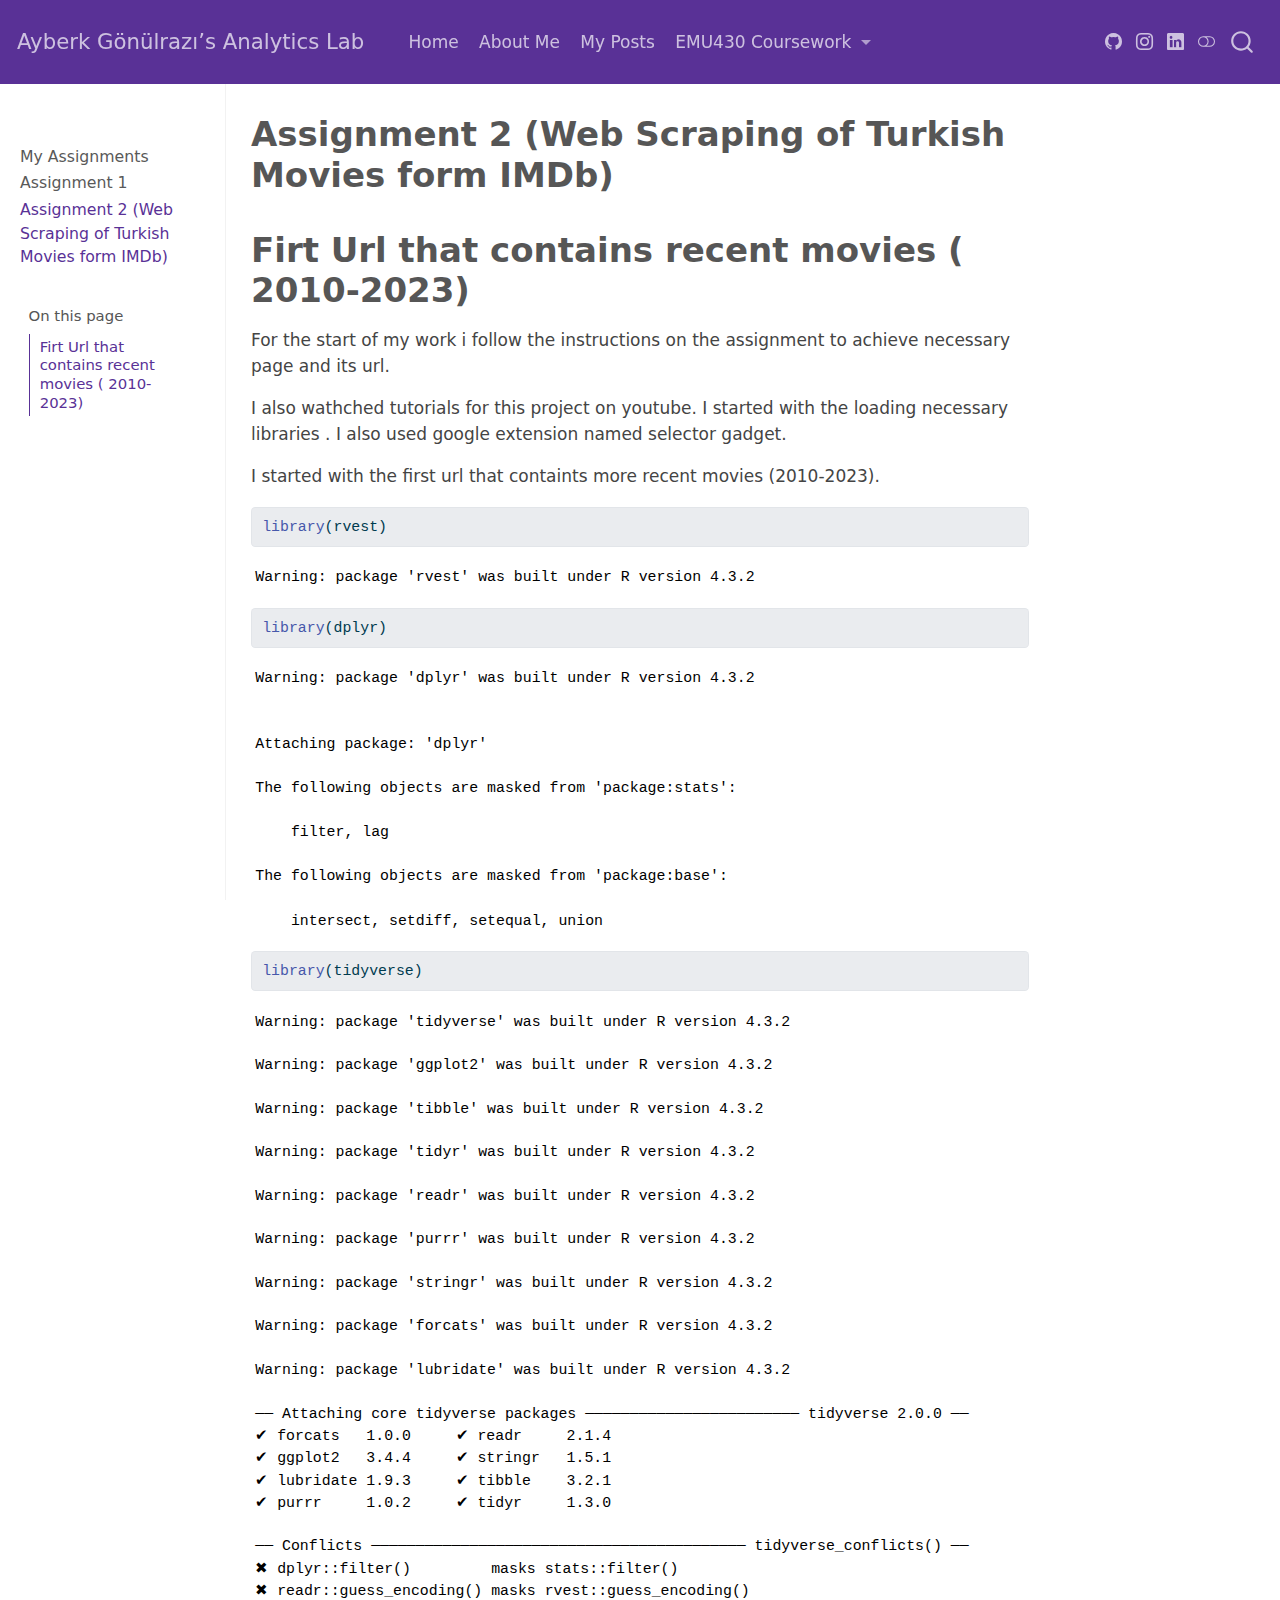
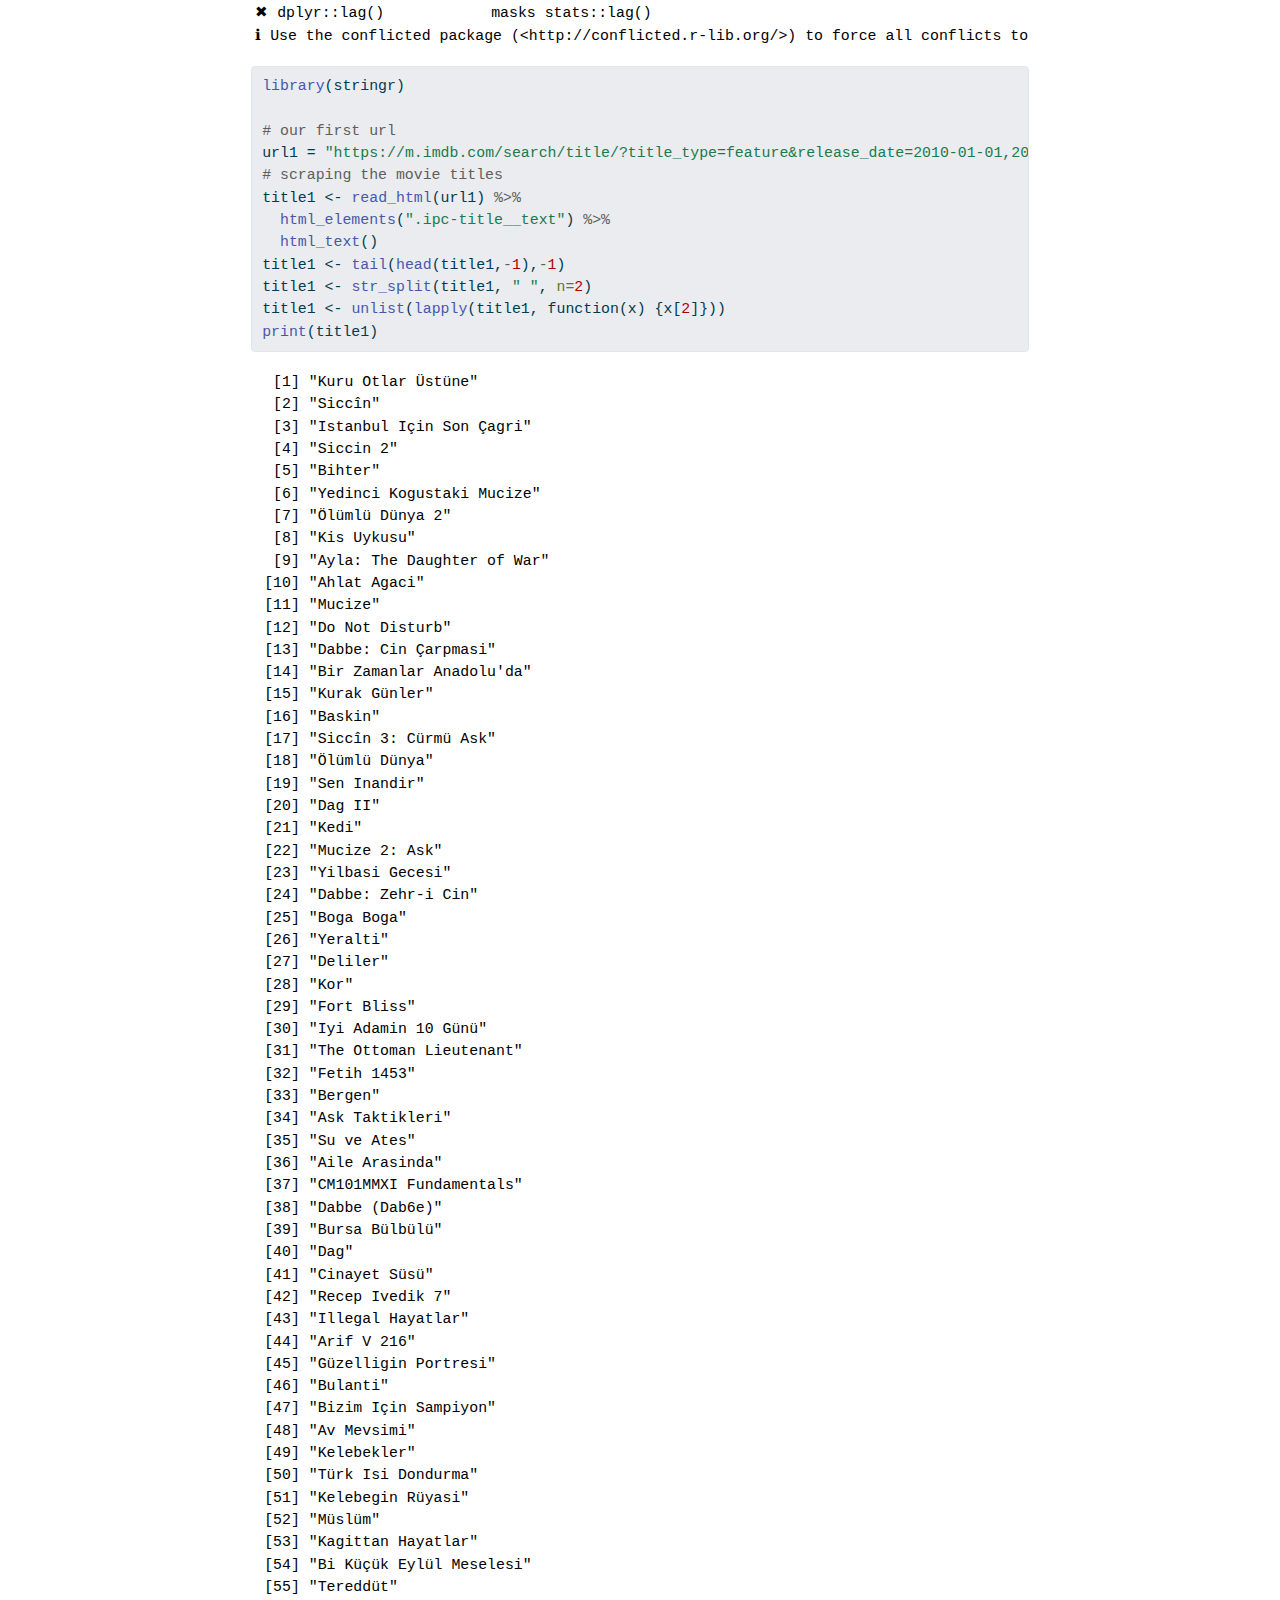
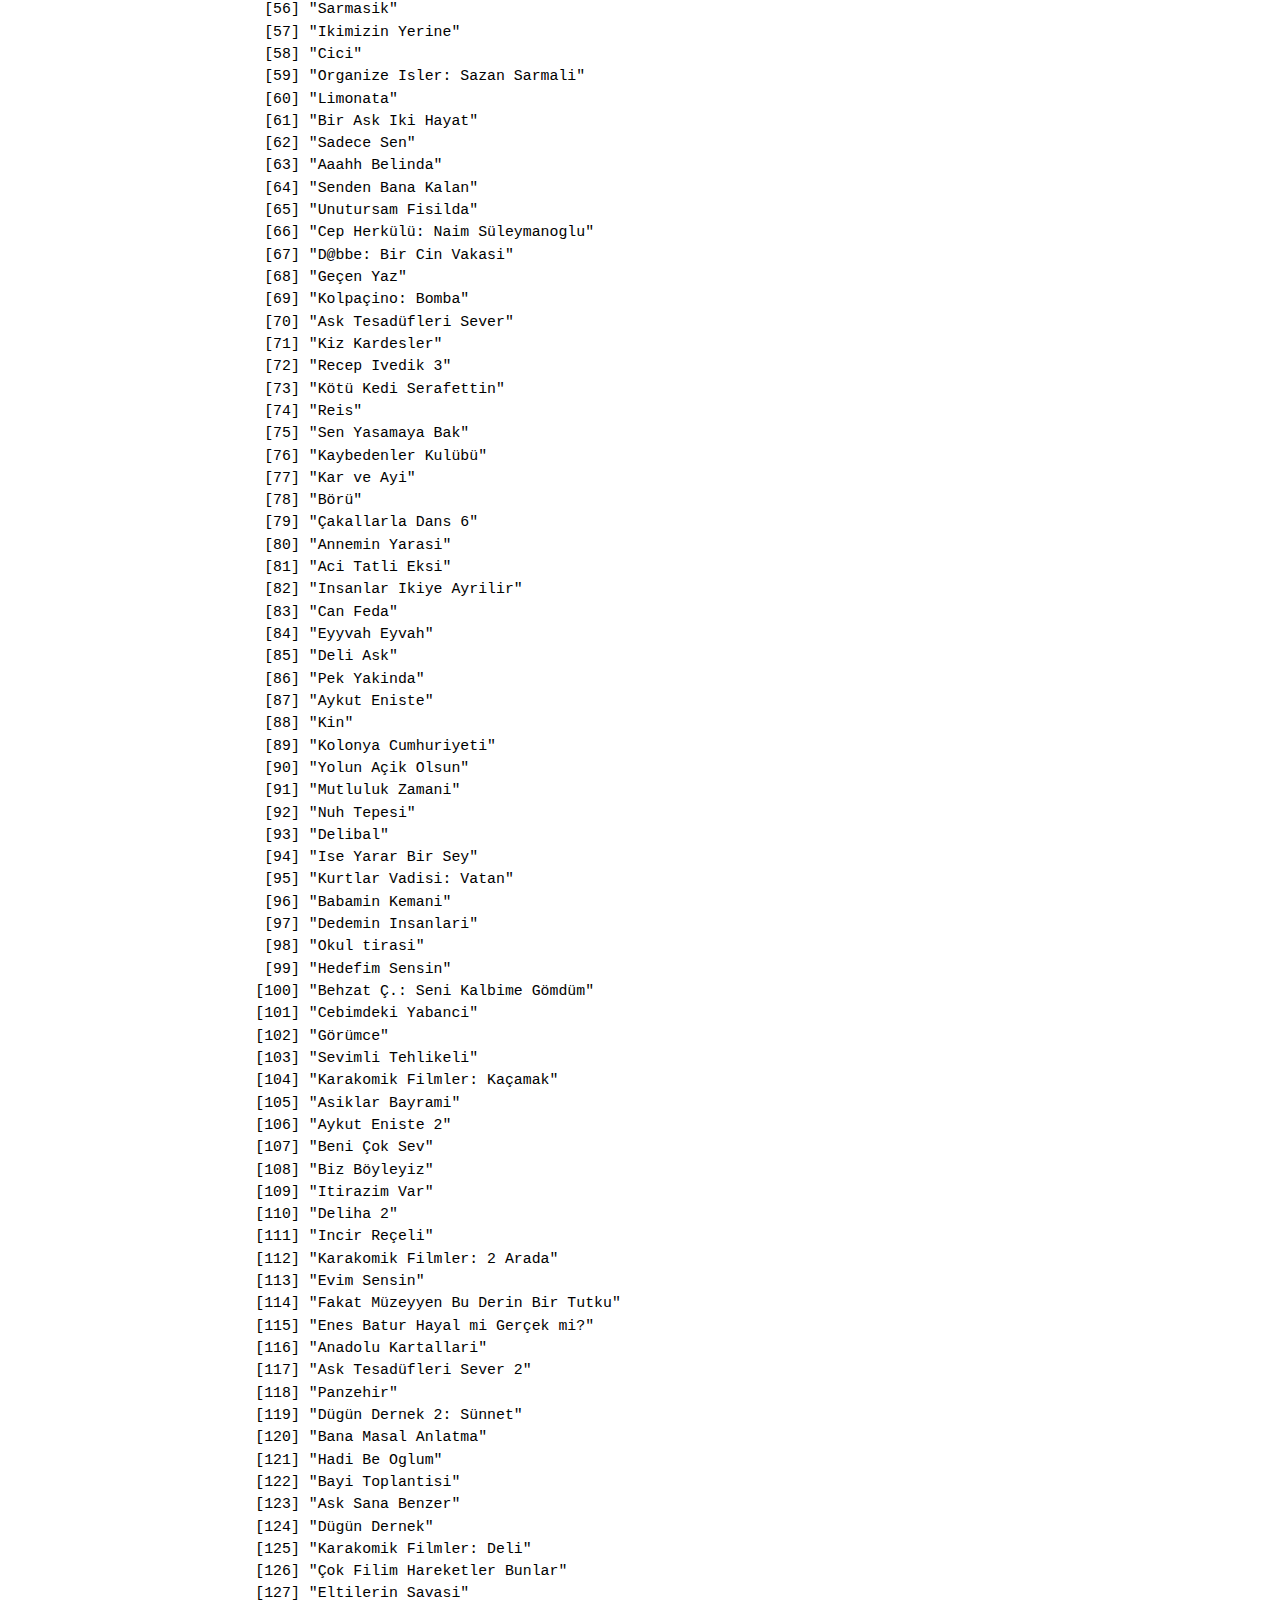
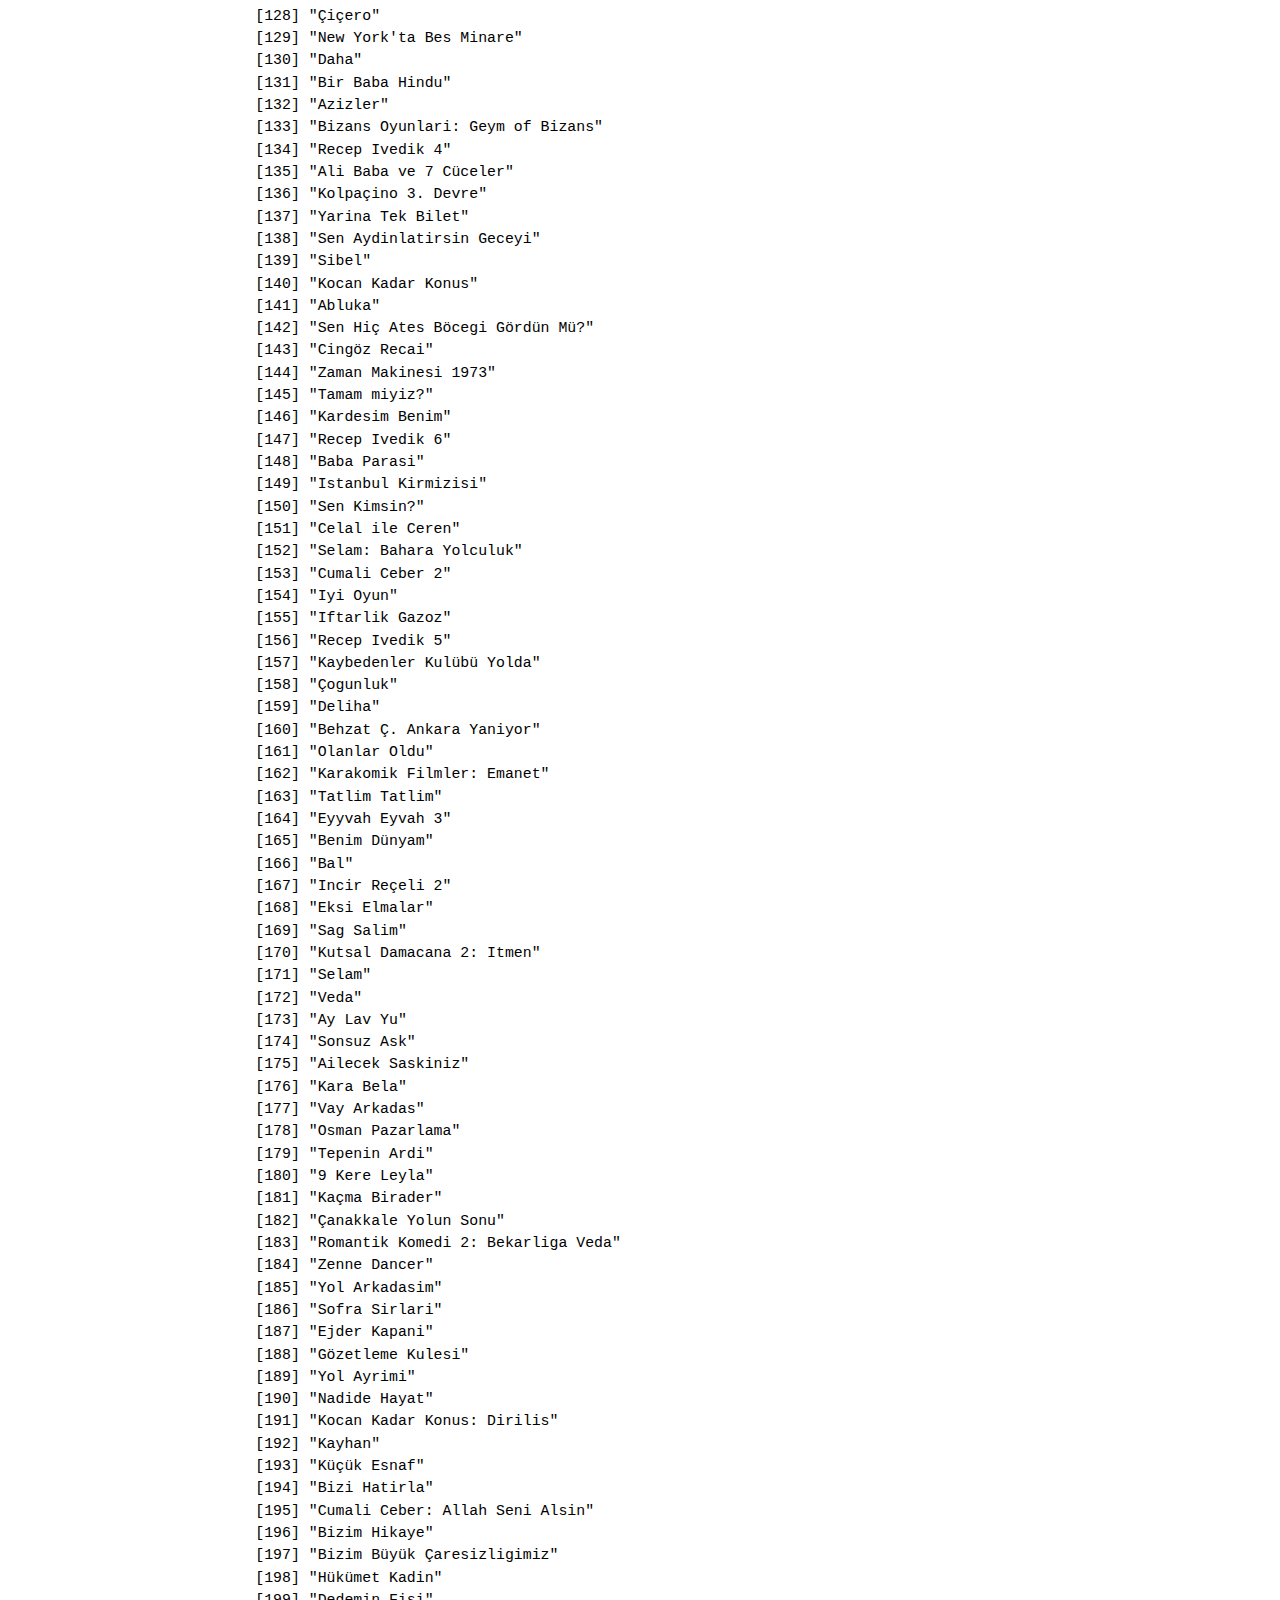
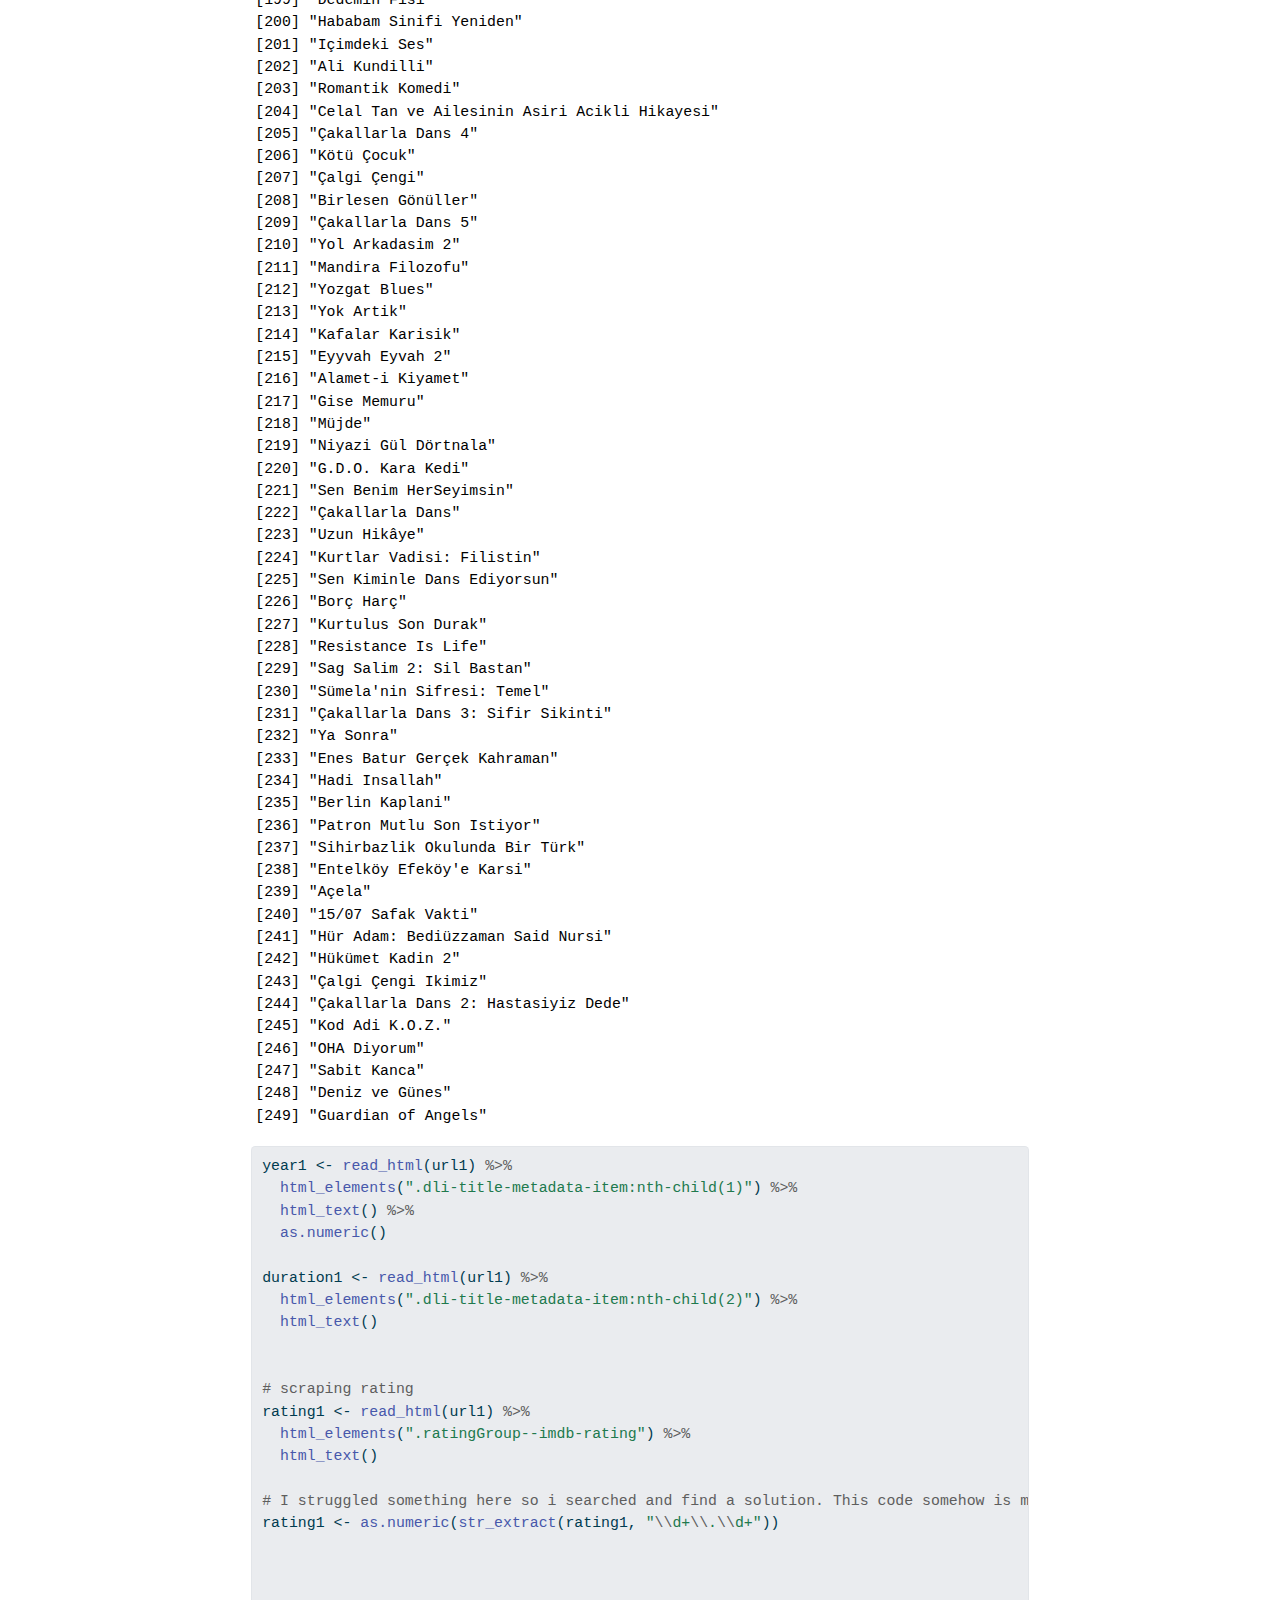
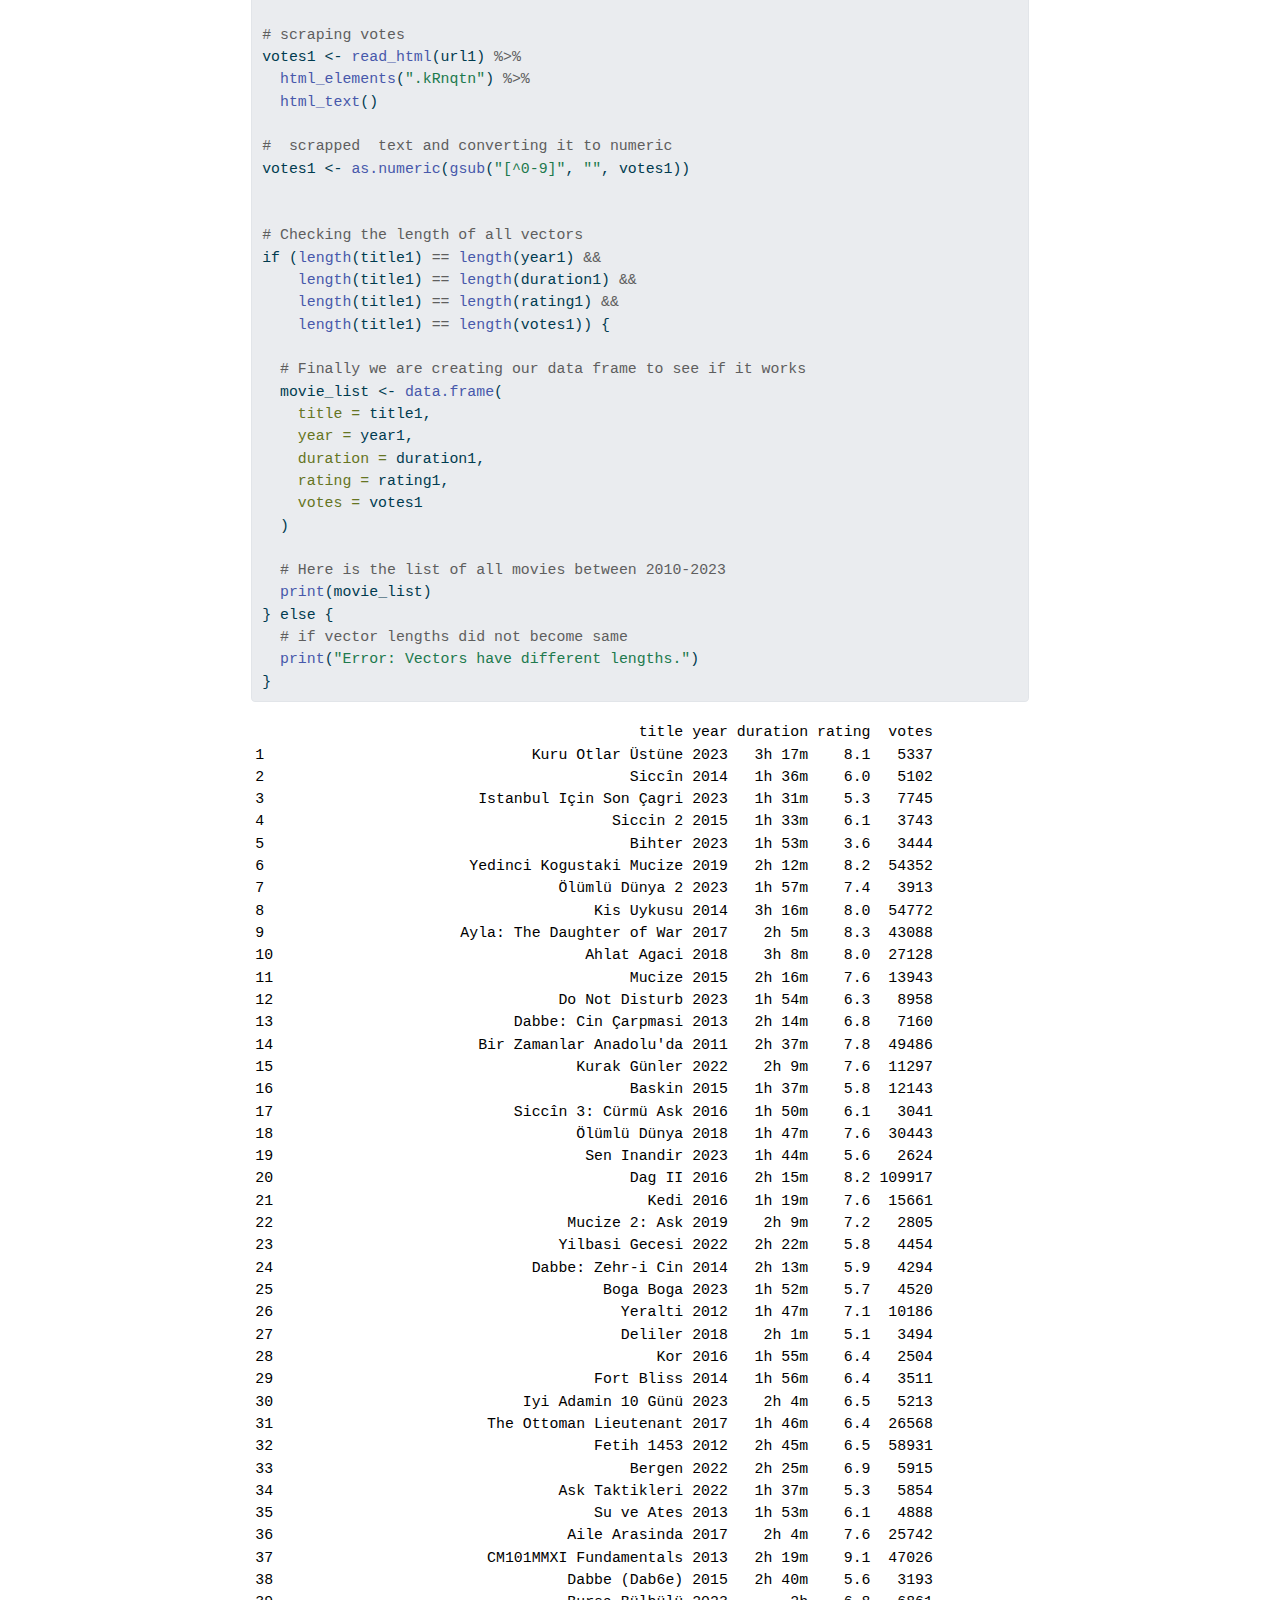
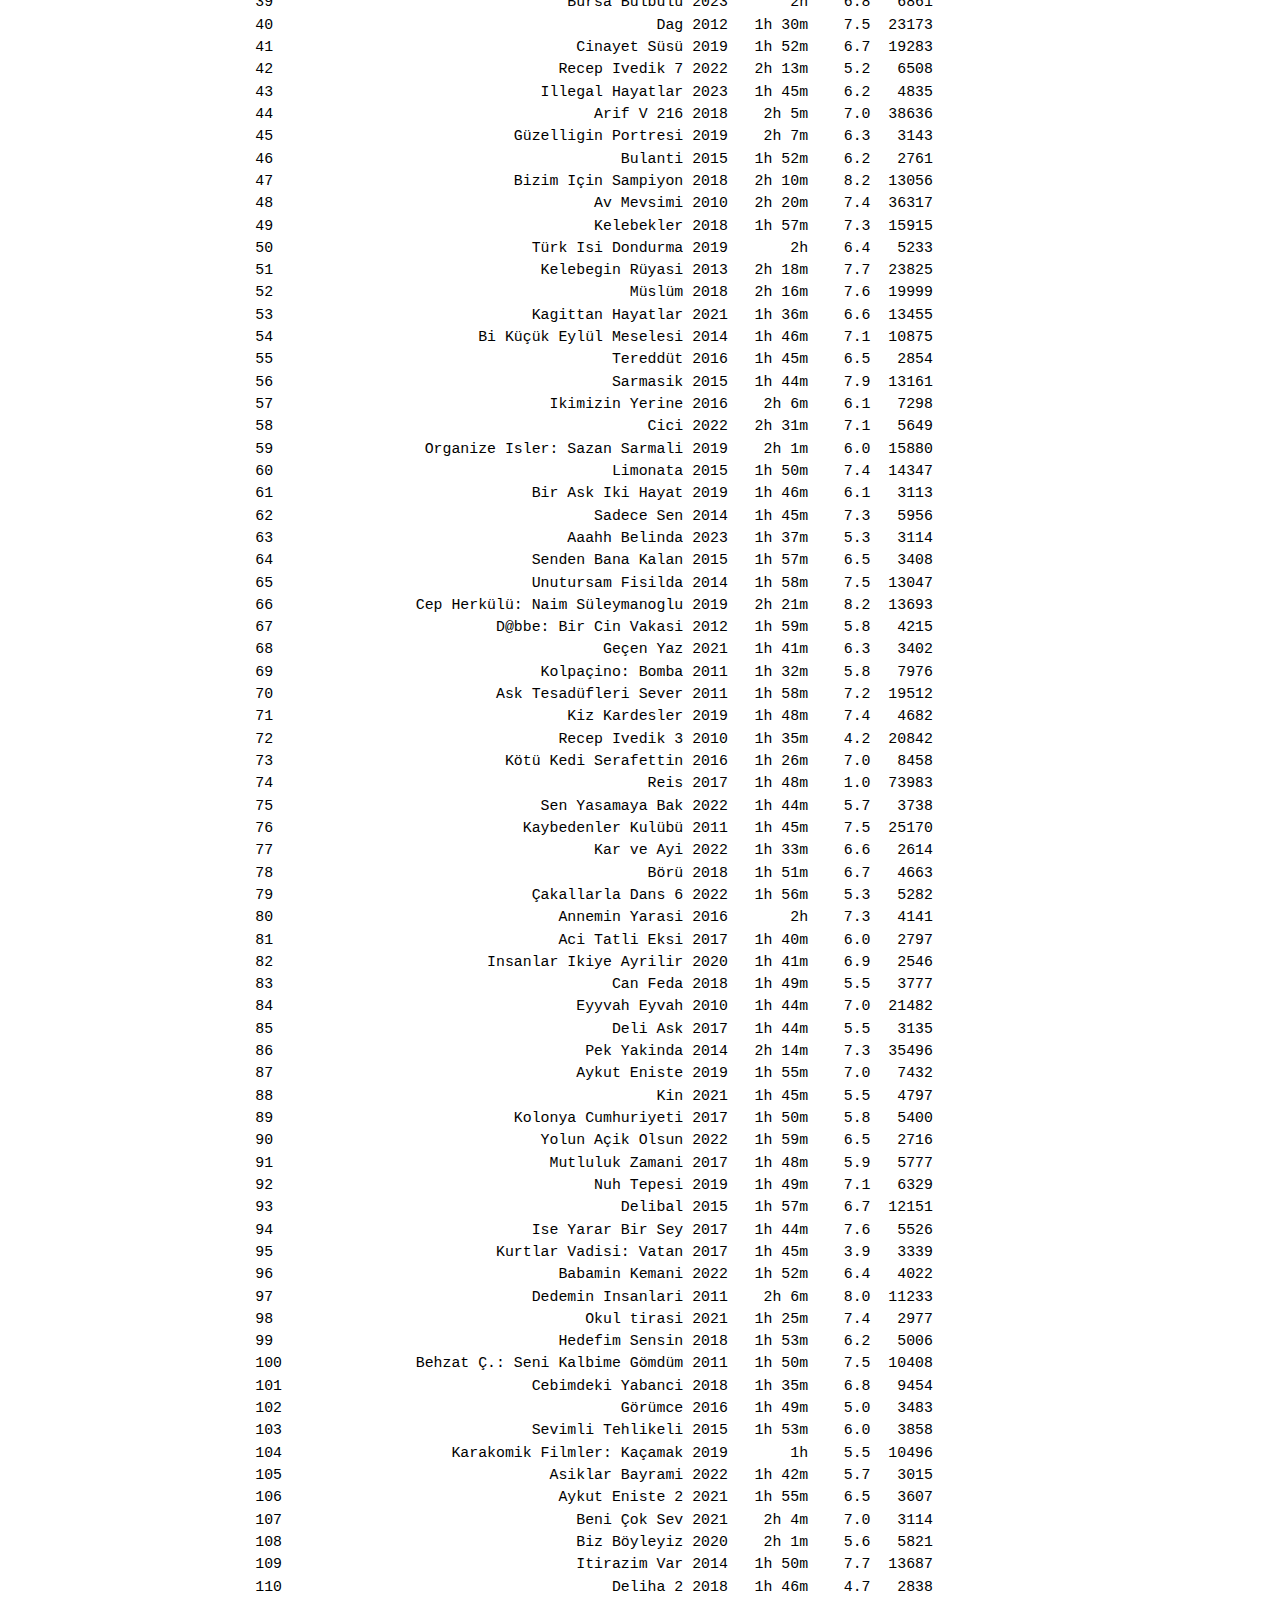
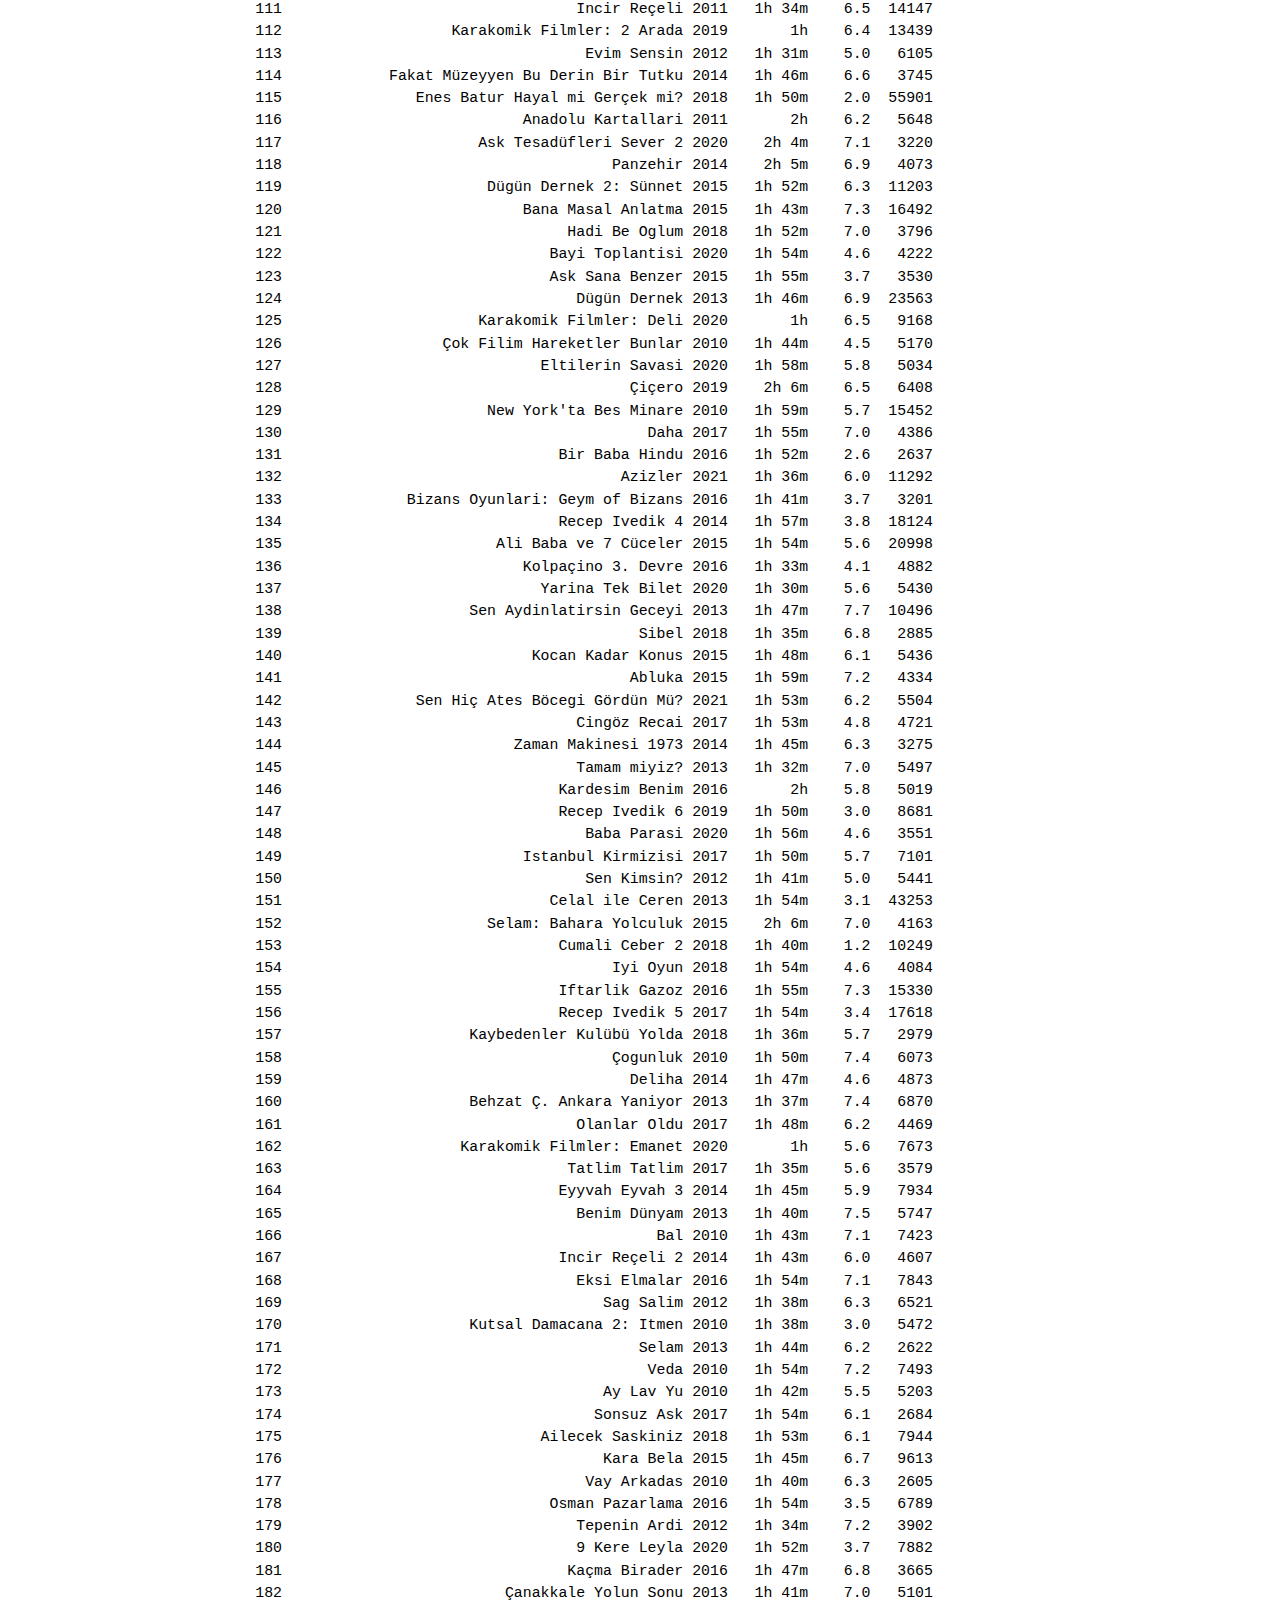
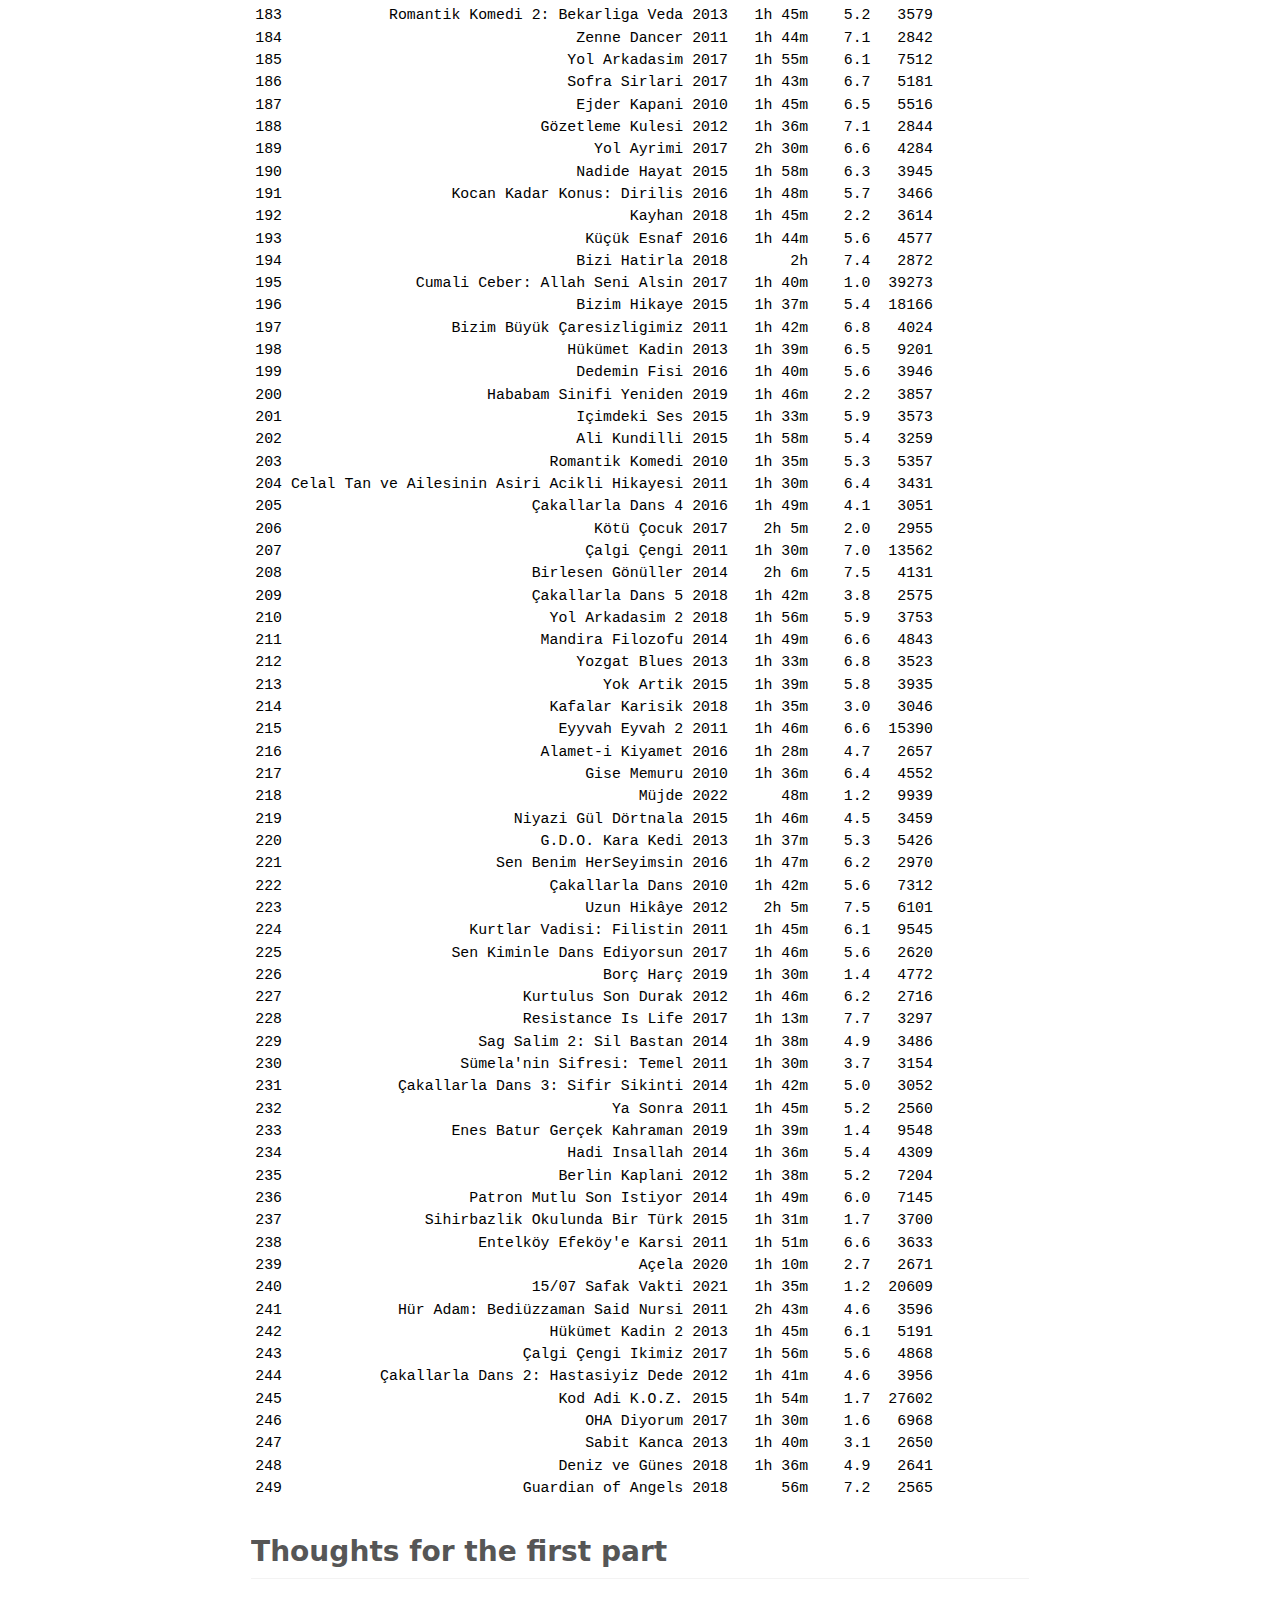
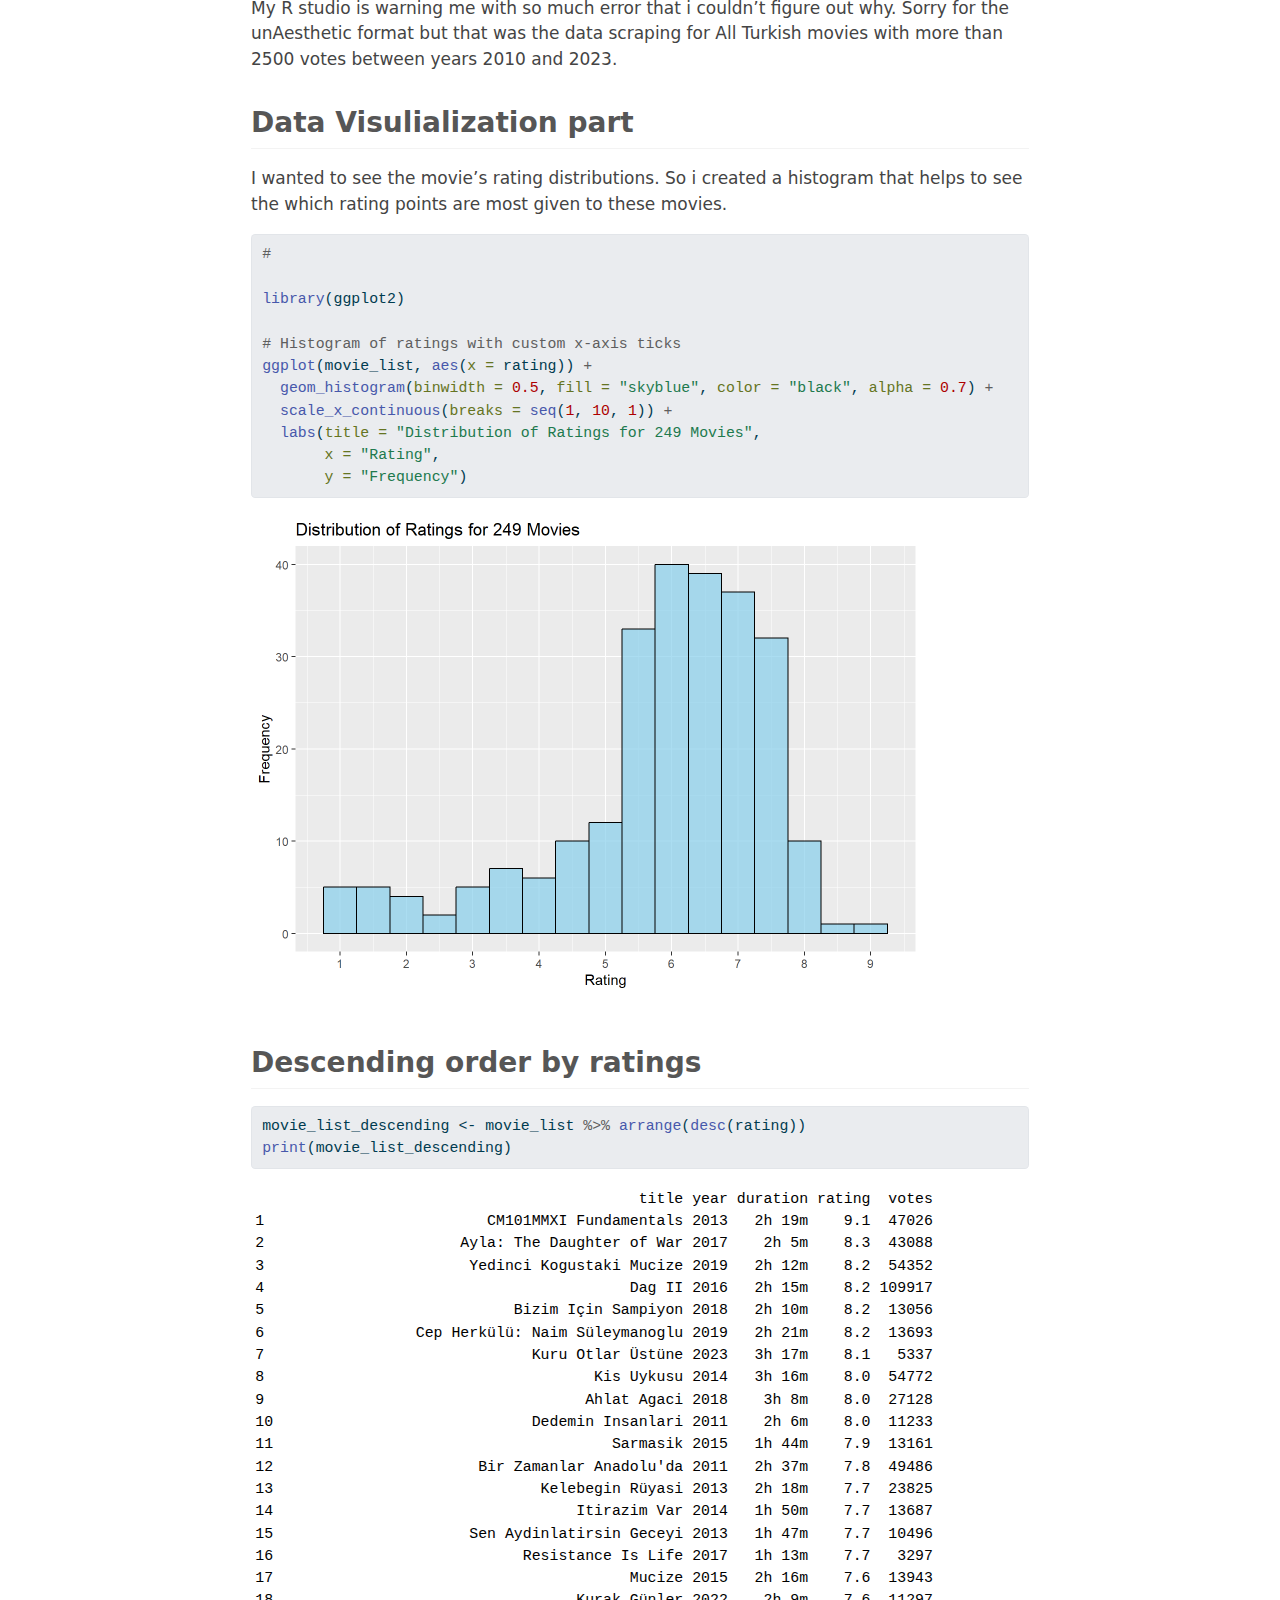
<file: docs/assignments/assignment-2.html>
<!DOCTYPE html>
<html xmlns="http://www.w3.org/1999/xhtml" lang="en" xml:lang="en"><head>

<meta charset="utf-8">
<meta name="generator" content="quarto-1.3.450">

<meta name="viewport" content="width=device-width, initial-scale=1.0, user-scalable=yes">


<title>Ayberk Gönülrazı’s Analytics Lab - Assignment 2 (Web Scraping of Turkish Movies form IMDb)</title>
<style>
code{white-space: pre-wrap;}
span.smallcaps{font-variant: small-caps;}
div.columns{display: flex; gap: min(4vw, 1.5em);}
div.column{flex: auto; overflow-x: auto;}
div.hanging-indent{margin-left: 1.5em; text-indent: -1.5em;}
ul.task-list{list-style: none;}
ul.task-list li input[type="checkbox"] {
  width: 0.8em;
  margin: 0 0.8em 0.2em -1em; /* quarto-specific, see https://github.com/quarto-dev/quarto-cli/issues/4556 */ 
  vertical-align: middle;
}
/* CSS for syntax highlighting */
pre > code.sourceCode { white-space: pre; position: relative; }
pre > code.sourceCode > span { display: inline-block; line-height: 1.25; }
pre > code.sourceCode > span:empty { height: 1.2em; }
.sourceCode { overflow: visible; }
code.sourceCode > span { color: inherit; text-decoration: inherit; }
div.sourceCode { margin: 1em 0; }
pre.sourceCode { margin: 0; }
@media screen {
div.sourceCode { overflow: auto; }
}
@media print {
pre > code.sourceCode { white-space: pre-wrap; }
pre > code.sourceCode > span { text-indent: -5em; padding-left: 5em; }
}
pre.numberSource code
  { counter-reset: source-line 0; }
pre.numberSource code > span
  { position: relative; left: -4em; counter-increment: source-line; }
pre.numberSource code > span > a:first-child::before
  { content: counter(source-line);
    position: relative; left: -1em; text-align: right; vertical-align: baseline;
    border: none; display: inline-block;
    -webkit-touch-callout: none; -webkit-user-select: none;
    -khtml-user-select: none; -moz-user-select: none;
    -ms-user-select: none; user-select: none;
    padding: 0 4px; width: 4em;
  }
pre.numberSource { margin-left: 3em;  padding-left: 4px; }
div.sourceCode
  {   }
@media screen {
pre > code.sourceCode > span > a:first-child::before { text-decoration: underline; }
}
</style>


<script src="../site_libs/quarto-nav/quarto-nav.js"></script>
<script src="../site_libs/quarto-nav/headroom.min.js"></script>
<script src="../site_libs/clipboard/clipboard.min.js"></script>
<script src="../site_libs/quarto-search/autocomplete.umd.js"></script>
<script src="../site_libs/quarto-search/fuse.min.js"></script>
<script src="../site_libs/quarto-search/quarto-search.js"></script>
<meta name="quarto:offset" content="../">
<link href="../assignments/assignment-1.html" rel="prev">
<script src="../site_libs/quarto-html/quarto.js"></script>
<script src="../site_libs/quarto-html/popper.min.js"></script>
<script src="../site_libs/quarto-html/tippy.umd.min.js"></script>
<script src="../site_libs/quarto-html/anchor.min.js"></script>
<link href="../site_libs/quarto-html/tippy.css" rel="stylesheet">
<link href="../site_libs/quarto-html/quarto-syntax-highlighting.css" rel="stylesheet" class="quarto-color-scheme" id="quarto-text-highlighting-styles">
<link href="../site_libs/quarto-html/quarto-syntax-highlighting-dark.css" rel="prefetch" class="quarto-color-scheme quarto-color-alternate" id="quarto-text-highlighting-styles">
<script src="../site_libs/bootstrap/bootstrap.min.js"></script>
<link href="../site_libs/bootstrap/bootstrap-icons.css" rel="stylesheet">
<link href="../site_libs/bootstrap/bootstrap.min.css" rel="stylesheet" class="quarto-color-scheme" id="quarto-bootstrap" data-mode="light">
<link href="../site_libs/bootstrap/bootstrap-dark.min.css" rel="prefetch" class="quarto-color-scheme quarto-color-alternate" id="quarto-bootstrap" data-mode="dark">
<script id="quarto-search-options" type="application/json">{
  "location": "navbar",
  "copy-button": false,
  "collapse-after": 3,
  "panel-placement": "end",
  "type": "overlay",
  "limit": 20,
  "language": {
    "search-no-results-text": "No results",
    "search-matching-documents-text": "matching documents",
    "search-copy-link-title": "Copy link to search",
    "search-hide-matches-text": "Hide additional matches",
    "search-more-match-text": "more match in this document",
    "search-more-matches-text": "more matches in this document",
    "search-clear-button-title": "Clear",
    "search-detached-cancel-button-title": "Cancel",
    "search-submit-button-title": "Submit",
    "search-label": "Search"
  }
}</script>


<link rel="stylesheet" href="../styles.css">
</head>

<body class="nav-sidebar docked nav-fixed">

<div id="quarto-search-results"></div>
  <header id="quarto-header" class="headroom fixed-top">
    <nav class="navbar navbar-expand-lg navbar-dark ">
      <div class="navbar-container container-fluid">
      <div class="navbar-brand-container">
    <a class="navbar-brand" href="../index.html">
    <span class="navbar-title">Ayberk Gönülrazı’s Analytics Lab</span>
    </a>
  </div>
            <div id="quarto-search" class="" title="Search"></div>
          <button class="navbar-toggler" type="button" data-bs-toggle="collapse" data-bs-target="#navbarCollapse" aria-controls="navbarCollapse" aria-expanded="false" aria-label="Toggle navigation" onclick="if (window.quartoToggleHeadroom) { window.quartoToggleHeadroom(); }">
  <span class="navbar-toggler-icon"></span>
</button>
          <div class="collapse navbar-collapse" id="navbarCollapse">
            <ul class="navbar-nav navbar-nav-scroll me-auto">
  <li class="nav-item">
    <a class="nav-link" href="../index.html" rel="" target="">
 <span class="menu-text">Home</span></a>
  </li>  
  <li class="nav-item">
    <a class="nav-link" href="../about.html" rel="" target="">
 <span class="menu-text">About Me</span></a>
  </li>  
  <li class="nav-item">
    <a class="nav-link" href="../posts.html" rel="" target="">
 <span class="menu-text">My Posts</span></a>
  </li>  
  <li class="nav-item dropdown ">
    <a class="nav-link dropdown-toggle" href="#" id="nav-menu-emu430-coursework" role="button" data-bs-toggle="dropdown" aria-expanded="false" rel="" target="">
 <span class="menu-text">EMU430 Coursework</span>
    </a>
    <ul class="dropdown-menu" aria-labelledby="nav-menu-emu430-coursework">    
        <li>
    <a class="dropdown-item" href="../assignments.html" rel="" target="">
 <span class="dropdown-text">Assignments</span></a>
  </li>  
        <li>
    <a class="dropdown-item" href="../project.html" rel="" target="">
 <span class="dropdown-text">Project</span></a>
  </li>  
    </ul>
  </li>
</ul>
            <div class="quarto-navbar-tools ms-auto tools-wide">
    <a href="https://github.com/ayberkgnlraz" rel="" title="" class="quarto-navigation-tool px-1" aria-label=""><i class="bi bi-github"></i></a>
    <a href="https://www.instagram.com/ayberkgnlraz/" rel="" title="" class="quarto-navigation-tool px-1" aria-label=""><i class="bi bi-instagram"></i></a>
    <a href="https://www.linkedin.com/in/ayberk-g%C3%B6n%C3%BClraz%C4%B1-50a1141b7/" rel="" title="" class="quarto-navigation-tool px-1" aria-label=""><i class="bi bi-linkedin"></i></a>
  <a href="" class="quarto-color-scheme-toggle quarto-navigation-tool  px-1" onclick="window.quartoToggleColorScheme(); return false;" title="Toggle dark mode"><i class="bi"></i></a>
</div>
          </div> <!-- /navcollapse -->
      </div> <!-- /container-fluid -->
    </nav>
  <nav class="quarto-secondary-nav">
    <div class="container-fluid d-flex">
      <button type="button" class="quarto-btn-toggle btn" data-bs-toggle="collapse" data-bs-target="#quarto-sidebar,#quarto-sidebar-glass" aria-controls="quarto-sidebar" aria-expanded="false" aria-label="Toggle sidebar navigation" onclick="if (window.quartoToggleHeadroom) { window.quartoToggleHeadroom(); }">
        <i class="bi bi-layout-text-sidebar-reverse"></i>
      </button>
      <nav class="quarto-page-breadcrumbs" aria-label="breadcrumb"><ol class="breadcrumb"><li class="breadcrumb-item"><a href="../assignments/assignment-2.html">Assignment 2 (Web Scraping of Turkish Movies form IMDb)</a></li></ol></nav>
      <a class="flex-grow-1" role="button" data-bs-toggle="collapse" data-bs-target="#quarto-sidebar,#quarto-sidebar-glass" aria-controls="quarto-sidebar" aria-expanded="false" aria-label="Toggle sidebar navigation" onclick="if (window.quartoToggleHeadroom) { window.quartoToggleHeadroom(); }">      
      </a>
      <button type="button" class="btn quarto-search-button" aria-label="" onclick="window.quartoOpenSearch();">
        <i class="bi bi-search"></i>
      </button>
    </div>
  </nav>
</header>
<!-- content -->
<div id="quarto-content" class="quarto-container page-columns page-rows-contents page-layout-article page-navbar">
<!-- sidebar -->
  <nav id="quarto-sidebar" class="sidebar collapse collapse-horizontal sidebar-navigation docked overflow-auto">
        <div class="mt-2 flex-shrink-0 align-items-center">
        <div class="sidebar-search">
        <div id="quarto-search" class="" title="Search"></div>
        </div>
        </div>
    <div class="sidebar-menu-container"> 
    <ul class="list-unstyled mt-1">
        <li class="sidebar-item">
  <div class="sidebar-item-container"> 
  <a href="../assignments.html" class="sidebar-item-text sidebar-link">
 <span class="menu-text">My Assignments</span></a>
  </div>
</li>
        <li class="sidebar-item">
  <div class="sidebar-item-container"> 
  <a href="../assignments/assignment-1.html" class="sidebar-item-text sidebar-link">
 <span class="menu-text">Assignment 1</span></a>
  </div>
</li>
        <li class="sidebar-item">
  <div class="sidebar-item-container"> 
  <a href="../assignments/assignment-2.html" class="sidebar-item-text sidebar-link active">
 <span class="menu-text">Assignment 2 (Web Scraping of Turkish Movies form IMDb)</span></a>
  </div>
</li>
    </ul>
    </div>
    <nav id="TOC" role="doc-toc" class="toc-active">
    <h2 id="toc-title">On this page</h2>
   
  <ul>
  <li><a href="#firt-url-that-contains-recent-movies-2010-2023" id="toc-firt-url-that-contains-recent-movies-2010-2023" class="nav-link active" data-scroll-target="#firt-url-that-contains-recent-movies-2010-2023">Firt Url that contains recent movies ( 2010-2023)</a>
  <ul class="collapse">
  <li><a href="#thoughts-for-the-first-part" id="toc-thoughts-for-the-first-part" class="nav-link" data-scroll-target="#thoughts-for-the-first-part">Thoughts for the first part</a></li>
  <li><a href="#data-visulialization-part" id="toc-data-visulialization-part" class="nav-link" data-scroll-target="#data-visulialization-part">Data Visulialization part</a></li>
  <li><a href="#descending-order-by-ratings" id="toc-descending-order-by-ratings" class="nav-link" data-scroll-target="#descending-order-by-ratings">Descending order by ratings</a></li>
  <li><a href="#ratings-over-the-years" id="toc-ratings-over-the-years" class="nav-link" data-scroll-target="#ratings-over-the-years">Ratings over the years</a></li>
  <li><a href="#correlation-between-votes-and-ratings." id="toc-correlation-between-votes-and-ratings." class="nav-link" data-scroll-target="#correlation-between-votes-and-ratings.">Correlation between Votes and Ratings.</a></li>
  </ul></li>
  </ul>
</nav>
</nav>
<div id="quarto-sidebar-glass" data-bs-toggle="collapse" data-bs-target="#quarto-sidebar,#quarto-sidebar-glass"></div>
<!-- margin-sidebar -->
    <div id="quarto-margin-sidebar" class="sidebar margin-sidebar">
    </div>
<!-- main -->
<main class="content" id="quarto-document-content">

<header id="title-block-header" class="quarto-title-block default">
<div class="quarto-title">
<h1 class="title">Assignment 2 (Web Scraping of Turkish Movies form IMDb)</h1>
</div>



<div class="quarto-title-meta">

    
  
    
  </div>
  

</header>

<section id="firt-url-that-contains-recent-movies-2010-2023" class="level1">
<h1>Firt Url that contains recent movies ( 2010-2023)</h1>
<p>For the start of my work i follow the instructions on the assignment to achieve necessary page and its url.</p>
<p>I also wathched tutorials for this project on youtube. I started with the loading necessary libraries . I also used google extension named selector gadget.</p>
<p>I started with the first url that containts more recent movies (2010-2023).</p>
<div class="cell">
<div class="sourceCode cell-code" id="cb1"><pre class="sourceCode r code-with-copy"><code class="sourceCode r"><span id="cb1-1"><a href="#cb1-1" aria-hidden="true" tabindex="-1"></a><span class="fu">library</span>(rvest)</span></code><button title="Copy to Clipboard" class="code-copy-button"><i class="bi"></i></button></pre></div>
<div class="cell-output cell-output-stderr">
<pre><code>Warning: package 'rvest' was built under R version 4.3.2</code></pre>
</div>
<div class="sourceCode cell-code" id="cb3"><pre class="sourceCode r code-with-copy"><code class="sourceCode r"><span id="cb3-1"><a href="#cb3-1" aria-hidden="true" tabindex="-1"></a><span class="fu">library</span>(dplyr)</span></code><button title="Copy to Clipboard" class="code-copy-button"><i class="bi"></i></button></pre></div>
<div class="cell-output cell-output-stderr">
<pre><code>Warning: package 'dplyr' was built under R version 4.3.2</code></pre>
</div>
<div class="cell-output cell-output-stderr">
<pre><code>
Attaching package: 'dplyr'</code></pre>
</div>
<div class="cell-output cell-output-stderr">
<pre><code>The following objects are masked from 'package:stats':

    filter, lag</code></pre>
</div>
<div class="cell-output cell-output-stderr">
<pre><code>The following objects are masked from 'package:base':

    intersect, setdiff, setequal, union</code></pre>
</div>
<div class="sourceCode cell-code" id="cb8"><pre class="sourceCode r code-with-copy"><code class="sourceCode r"><span id="cb8-1"><a href="#cb8-1" aria-hidden="true" tabindex="-1"></a><span class="fu">library</span>(tidyverse)</span></code><button title="Copy to Clipboard" class="code-copy-button"><i class="bi"></i></button></pre></div>
<div class="cell-output cell-output-stderr">
<pre><code>Warning: package 'tidyverse' was built under R version 4.3.2</code></pre>
</div>
<div class="cell-output cell-output-stderr">
<pre><code>Warning: package 'ggplot2' was built under R version 4.3.2</code></pre>
</div>
<div class="cell-output cell-output-stderr">
<pre><code>Warning: package 'tibble' was built under R version 4.3.2</code></pre>
</div>
<div class="cell-output cell-output-stderr">
<pre><code>Warning: package 'tidyr' was built under R version 4.3.2</code></pre>
</div>
<div class="cell-output cell-output-stderr">
<pre><code>Warning: package 'readr' was built under R version 4.3.2</code></pre>
</div>
<div class="cell-output cell-output-stderr">
<pre><code>Warning: package 'purrr' was built under R version 4.3.2</code></pre>
</div>
<div class="cell-output cell-output-stderr">
<pre><code>Warning: package 'stringr' was built under R version 4.3.2</code></pre>
</div>
<div class="cell-output cell-output-stderr">
<pre><code>Warning: package 'forcats' was built under R version 4.3.2</code></pre>
</div>
<div class="cell-output cell-output-stderr">
<pre><code>Warning: package 'lubridate' was built under R version 4.3.2</code></pre>
</div>
<div class="cell-output cell-output-stderr">
<pre><code>── Attaching core tidyverse packages ──────────────────────── tidyverse 2.0.0 ──
✔ forcats   1.0.0     ✔ readr     2.1.4
✔ ggplot2   3.4.4     ✔ stringr   1.5.1
✔ lubridate 1.9.3     ✔ tibble    3.2.1
✔ purrr     1.0.2     ✔ tidyr     1.3.0</code></pre>
</div>
<div class="cell-output cell-output-stderr">
<pre><code>── Conflicts ────────────────────────────────────────── tidyverse_conflicts() ──
✖ dplyr::filter()         masks stats::filter()
✖ readr::guess_encoding() masks rvest::guess_encoding()
✖ dplyr::lag()            masks stats::lag()
ℹ Use the conflicted package (&lt;http://conflicted.r-lib.org/&gt;) to force all conflicts to become errors</code></pre>
</div>
<div class="sourceCode cell-code" id="cb20"><pre class="sourceCode r code-with-copy"><code class="sourceCode r"><span id="cb20-1"><a href="#cb20-1" aria-hidden="true" tabindex="-1"></a><span class="fu">library</span>(stringr)</span>
<span id="cb20-2"><a href="#cb20-2" aria-hidden="true" tabindex="-1"></a></span>
<span id="cb20-3"><a href="#cb20-3" aria-hidden="true" tabindex="-1"></a><span class="co"># our first url </span></span>
<span id="cb20-4"><a href="#cb20-4" aria-hidden="true" tabindex="-1"></a>url1 <span class="ot">=</span> <span class="st">"https://m.imdb.com/search/title/?title_type=feature&amp;release_date=2010-01-01,2023-12-31&amp;num_votes=2500,&amp;country_of_origin=TR&amp;count=250"</span></span>
<span id="cb20-5"><a href="#cb20-5" aria-hidden="true" tabindex="-1"></a><span class="co"># scraping the movie titles</span></span>
<span id="cb20-6"><a href="#cb20-6" aria-hidden="true" tabindex="-1"></a>title1 <span class="ot">&lt;-</span> <span class="fu">read_html</span>(url1) <span class="sc">%&gt;%</span></span>
<span id="cb20-7"><a href="#cb20-7" aria-hidden="true" tabindex="-1"></a>  <span class="fu">html_elements</span>(<span class="st">".ipc-title__text"</span>) <span class="sc">%&gt;%</span></span>
<span id="cb20-8"><a href="#cb20-8" aria-hidden="true" tabindex="-1"></a>  <span class="fu">html_text</span>()</span>
<span id="cb20-9"><a href="#cb20-9" aria-hidden="true" tabindex="-1"></a>title1 <span class="ot">&lt;-</span> <span class="fu">tail</span>(<span class="fu">head</span>(title1,<span class="sc">-</span><span class="dv">1</span>),<span class="sc">-</span><span class="dv">1</span>)</span>
<span id="cb20-10"><a href="#cb20-10" aria-hidden="true" tabindex="-1"></a>title1 <span class="ot">&lt;-</span> <span class="fu">str_split</span>(title1, <span class="st">" "</span>, <span class="at">n=</span><span class="dv">2</span>)</span>
<span id="cb20-11"><a href="#cb20-11" aria-hidden="true" tabindex="-1"></a>title1 <span class="ot">&lt;-</span> <span class="fu">unlist</span>(<span class="fu">lapply</span>(title1, <span class="cf">function</span>(x) {x[<span class="dv">2</span>]}))</span>
<span id="cb20-12"><a href="#cb20-12" aria-hidden="true" tabindex="-1"></a><span class="fu">print</span>(title1)</span></code><button title="Copy to Clipboard" class="code-copy-button"><i class="bi"></i></button></pre></div>
<div class="cell-output cell-output-stdout">
<pre><code>  [1] "Kuru Otlar Üstüne"                           
  [2] "Siccîn"                                      
  [3] "Istanbul Için Son Çagri"                     
  [4] "Siccin 2"                                    
  [5] "Bihter"                                      
  [6] "Yedinci Kogustaki Mucize"                    
  [7] "Ölümlü Dünya 2"                              
  [8] "Kis Uykusu"                                  
  [9] "Ayla: The Daughter of War"                   
 [10] "Ahlat Agaci"                                 
 [11] "Mucize"                                      
 [12] "Do Not Disturb"                              
 [13] "Dabbe: Cin Çarpmasi"                         
 [14] "Bir Zamanlar Anadolu'da"                     
 [15] "Kurak Günler"                                
 [16] "Baskin"                                      
 [17] "Siccîn 3: Cürmü Ask"                         
 [18] "Ölümlü Dünya"                                
 [19] "Sen Inandir"                                 
 [20] "Dag II"                                      
 [21] "Kedi"                                        
 [22] "Mucize 2: Ask"                               
 [23] "Yilbasi Gecesi"                              
 [24] "Dabbe: Zehr-i Cin"                           
 [25] "Boga Boga"                                   
 [26] "Yeralti"                                     
 [27] "Deliler"                                     
 [28] "Kor"                                         
 [29] "Fort Bliss"                                  
 [30] "Iyi Adamin 10 Günü"                          
 [31] "The Ottoman Lieutenant"                      
 [32] "Fetih 1453"                                  
 [33] "Bergen"                                      
 [34] "Ask Taktikleri"                              
 [35] "Su ve Ates"                                  
 [36] "Aile Arasinda"                               
 [37] "CM101MMXI Fundamentals"                      
 [38] "Dabbe (Dab6e)"                               
 [39] "Bursa Bülbülü"                               
 [40] "Dag"                                         
 [41] "Cinayet Süsü"                                
 [42] "Recep Ivedik 7"                              
 [43] "Illegal Hayatlar"                            
 [44] "Arif V 216"                                  
 [45] "Güzelligin Portresi"                         
 [46] "Bulanti"                                     
 [47] "Bizim Için Sampiyon"                         
 [48] "Av Mevsimi"                                  
 [49] "Kelebekler"                                  
 [50] "Türk Isi Dondurma"                           
 [51] "Kelebegin Rüyasi"                            
 [52] "Müslüm"                                      
 [53] "Kagittan Hayatlar"                           
 [54] "Bi Küçük Eylül Meselesi"                     
 [55] "Tereddüt"                                    
 [56] "Sarmasik"                                    
 [57] "Ikimizin Yerine"                             
 [58] "Cici"                                        
 [59] "Organize Isler: Sazan Sarmali"               
 [60] "Limonata"                                    
 [61] "Bir Ask Iki Hayat"                           
 [62] "Sadece Sen"                                  
 [63] "Aaahh Belinda"                               
 [64] "Senden Bana Kalan"                           
 [65] "Unutursam Fisilda"                           
 [66] "Cep Herkülü: Naim Süleymanoglu"              
 [67] "D@bbe: Bir Cin Vakasi"                       
 [68] "Geçen Yaz"                                   
 [69] "Kolpaçino: Bomba"                            
 [70] "Ask Tesadüfleri Sever"                       
 [71] "Kiz Kardesler"                               
 [72] "Recep Ivedik 3"                              
 [73] "Kötü Kedi Serafettin"                        
 [74] "Reis"                                        
 [75] "Sen Yasamaya Bak"                            
 [76] "Kaybedenler Kulübü"                          
 [77] "Kar ve Ayi"                                  
 [78] "Börü"                                        
 [79] "Çakallarla Dans 6"                           
 [80] "Annemin Yarasi"                              
 [81] "Aci Tatli Eksi"                              
 [82] "Insanlar Ikiye Ayrilir"                      
 [83] "Can Feda"                                    
 [84] "Eyyvah Eyvah"                                
 [85] "Deli Ask"                                    
 [86] "Pek Yakinda"                                 
 [87] "Aykut Eniste"                                
 [88] "Kin"                                         
 [89] "Kolonya Cumhuriyeti"                         
 [90] "Yolun Açik Olsun"                            
 [91] "Mutluluk Zamani"                             
 [92] "Nuh Tepesi"                                  
 [93] "Delibal"                                     
 [94] "Ise Yarar Bir Sey"                           
 [95] "Kurtlar Vadisi: Vatan"                       
 [96] "Babamin Kemani"                              
 [97] "Dedemin Insanlari"                           
 [98] "Okul tirasi"                                 
 [99] "Hedefim Sensin"                              
[100] "Behzat Ç.: Seni Kalbime Gömdüm"              
[101] "Cebimdeki Yabanci"                           
[102] "Görümce"                                     
[103] "Sevimli Tehlikeli"                           
[104] "Karakomik Filmler: Kaçamak"                  
[105] "Asiklar Bayrami"                             
[106] "Aykut Eniste 2"                              
[107] "Beni Çok Sev"                                
[108] "Biz Böyleyiz"                                
[109] "Itirazim Var"                                
[110] "Deliha 2"                                    
[111] "Incir Reçeli"                                
[112] "Karakomik Filmler: 2 Arada"                  
[113] "Evim Sensin"                                 
[114] "Fakat Müzeyyen Bu Derin Bir Tutku"           
[115] "Enes Batur Hayal mi Gerçek mi?"              
[116] "Anadolu Kartallari"                          
[117] "Ask Tesadüfleri Sever 2"                     
[118] "Panzehir"                                    
[119] "Dügün Dernek 2: Sünnet"                      
[120] "Bana Masal Anlatma"                          
[121] "Hadi Be Oglum"                               
[122] "Bayi Toplantisi"                             
[123] "Ask Sana Benzer"                             
[124] "Dügün Dernek"                                
[125] "Karakomik Filmler: Deli"                     
[126] "Çok Filim Hareketler Bunlar"                 
[127] "Eltilerin Savasi"                            
[128] "Çiçero"                                      
[129] "New York'ta Bes Minare"                      
[130] "Daha"                                        
[131] "Bir Baba Hindu"                              
[132] "Azizler"                                     
[133] "Bizans Oyunlari: Geym of Bizans"             
[134] "Recep Ivedik 4"                              
[135] "Ali Baba ve 7 Cüceler"                       
[136] "Kolpaçino 3. Devre"                          
[137] "Yarina Tek Bilet"                            
[138] "Sen Aydinlatirsin Geceyi"                    
[139] "Sibel"                                       
[140] "Kocan Kadar Konus"                           
[141] "Abluka"                                      
[142] "Sen Hiç Ates Böcegi Gördün Mü?"              
[143] "Cingöz Recai"                                
[144] "Zaman Makinesi 1973"                         
[145] "Tamam miyiz?"                                
[146] "Kardesim Benim"                              
[147] "Recep Ivedik 6"                              
[148] "Baba Parasi"                                 
[149] "Istanbul Kirmizisi"                          
[150] "Sen Kimsin?"                                 
[151] "Celal ile Ceren"                             
[152] "Selam: Bahara Yolculuk"                      
[153] "Cumali Ceber 2"                              
[154] "Iyi Oyun"                                    
[155] "Iftarlik Gazoz"                              
[156] "Recep Ivedik 5"                              
[157] "Kaybedenler Kulübü Yolda"                    
[158] "Çogunluk"                                    
[159] "Deliha"                                      
[160] "Behzat Ç. Ankara Yaniyor"                    
[161] "Olanlar Oldu"                                
[162] "Karakomik Filmler: Emanet"                   
[163] "Tatlim Tatlim"                               
[164] "Eyyvah Eyvah 3"                              
[165] "Benim Dünyam"                                
[166] "Bal"                                         
[167] "Incir Reçeli 2"                              
[168] "Eksi Elmalar"                                
[169] "Sag Salim"                                   
[170] "Kutsal Damacana 2: Itmen"                    
[171] "Selam"                                       
[172] "Veda"                                        
[173] "Ay Lav Yu"                                   
[174] "Sonsuz Ask"                                  
[175] "Ailecek Saskiniz"                            
[176] "Kara Bela"                                   
[177] "Vay Arkadas"                                 
[178] "Osman Pazarlama"                             
[179] "Tepenin Ardi"                                
[180] "9 Kere Leyla"                                
[181] "Kaçma Birader"                               
[182] "Çanakkale Yolun Sonu"                        
[183] "Romantik Komedi 2: Bekarliga Veda"           
[184] "Zenne Dancer"                                
[185] "Yol Arkadasim"                               
[186] "Sofra Sirlari"                               
[187] "Ejder Kapani"                                
[188] "Gözetleme Kulesi"                            
[189] "Yol Ayrimi"                                  
[190] "Nadide Hayat"                                
[191] "Kocan Kadar Konus: Dirilis"                  
[192] "Kayhan"                                      
[193] "Küçük Esnaf"                                 
[194] "Bizi Hatirla"                                
[195] "Cumali Ceber: Allah Seni Alsin"              
[196] "Bizim Hikaye"                                
[197] "Bizim Büyük Çaresizligimiz"                  
[198] "Hükümet Kadin"                               
[199] "Dedemin Fisi"                                
[200] "Hababam Sinifi Yeniden"                      
[201] "Içimdeki Ses"                                
[202] "Ali Kundilli"                                
[203] "Romantik Komedi"                             
[204] "Celal Tan ve Ailesinin Asiri Acikli Hikayesi"
[205] "Çakallarla Dans 4"                           
[206] "Kötü Çocuk"                                  
[207] "Çalgi Çengi"                                 
[208] "Birlesen Gönüller"                           
[209] "Çakallarla Dans 5"                           
[210] "Yol Arkadasim 2"                             
[211] "Mandira Filozofu"                            
[212] "Yozgat Blues"                                
[213] "Yok Artik"                                   
[214] "Kafalar Karisik"                             
[215] "Eyyvah Eyvah 2"                              
[216] "Alamet-i Kiyamet"                            
[217] "Gise Memuru"                                 
[218] "Müjde"                                       
[219] "Niyazi Gül Dörtnala"                         
[220] "G.D.O. Kara Kedi"                            
[221] "Sen Benim HerSeyimsin"                       
[222] "Çakallarla Dans"                             
[223] "Uzun Hikâye"                                 
[224] "Kurtlar Vadisi: Filistin"                    
[225] "Sen Kiminle Dans Ediyorsun"                  
[226] "Borç Harç"                                   
[227] "Kurtulus Son Durak"                          
[228] "Resistance Is Life"                          
[229] "Sag Salim 2: Sil Bastan"                     
[230] "Sümela'nin Sifresi: Temel"                   
[231] "Çakallarla Dans 3: Sifir Sikinti"            
[232] "Ya Sonra"                                    
[233] "Enes Batur Gerçek Kahraman"                  
[234] "Hadi Insallah"                               
[235] "Berlin Kaplani"                              
[236] "Patron Mutlu Son Istiyor"                    
[237] "Sihirbazlik Okulunda Bir Türk"               
[238] "Entelköy Efeköy'e Karsi"                     
[239] "Açela"                                       
[240] "15/07 Safak Vakti"                           
[241] "Hür Adam: Bediüzzaman Said Nursi"            
[242] "Hükümet Kadin 2"                             
[243] "Çalgi Çengi Ikimiz"                          
[244] "Çakallarla Dans 2: Hastasiyiz Dede"          
[245] "Kod Adi K.O.Z."                              
[246] "OHA Diyorum"                                 
[247] "Sabit Kanca"                                 
[248] "Deniz ve Günes"                              
[249] "Guardian of Angels"                          </code></pre>
</div>
<div class="sourceCode cell-code" id="cb22"><pre class="sourceCode r code-with-copy"><code class="sourceCode r"><span id="cb22-1"><a href="#cb22-1" aria-hidden="true" tabindex="-1"></a>year1 <span class="ot">&lt;-</span> <span class="fu">read_html</span>(url1) <span class="sc">%&gt;%</span></span>
<span id="cb22-2"><a href="#cb22-2" aria-hidden="true" tabindex="-1"></a>  <span class="fu">html_elements</span>(<span class="st">".dli-title-metadata-item:nth-child(1)"</span>) <span class="sc">%&gt;%</span></span>
<span id="cb22-3"><a href="#cb22-3" aria-hidden="true" tabindex="-1"></a>  <span class="fu">html_text</span>() <span class="sc">%&gt;%</span></span>
<span id="cb22-4"><a href="#cb22-4" aria-hidden="true" tabindex="-1"></a>  <span class="fu">as.numeric</span>()</span>
<span id="cb22-5"><a href="#cb22-5" aria-hidden="true" tabindex="-1"></a></span>
<span id="cb22-6"><a href="#cb22-6" aria-hidden="true" tabindex="-1"></a>duration1 <span class="ot">&lt;-</span> <span class="fu">read_html</span>(url1) <span class="sc">%&gt;%</span></span>
<span id="cb22-7"><a href="#cb22-7" aria-hidden="true" tabindex="-1"></a>  <span class="fu">html_elements</span>(<span class="st">".dli-title-metadata-item:nth-child(2)"</span>) <span class="sc">%&gt;%</span></span>
<span id="cb22-8"><a href="#cb22-8" aria-hidden="true" tabindex="-1"></a>  <span class="fu">html_text</span>()</span>
<span id="cb22-9"><a href="#cb22-9" aria-hidden="true" tabindex="-1"></a></span>
<span id="cb22-10"><a href="#cb22-10" aria-hidden="true" tabindex="-1"></a></span>
<span id="cb22-11"><a href="#cb22-11" aria-hidden="true" tabindex="-1"></a><span class="co"># scraping rating </span></span>
<span id="cb22-12"><a href="#cb22-12" aria-hidden="true" tabindex="-1"></a>rating1 <span class="ot">&lt;-</span> <span class="fu">read_html</span>(url1) <span class="sc">%&gt;%</span></span>
<span id="cb22-13"><a href="#cb22-13" aria-hidden="true" tabindex="-1"></a>  <span class="fu">html_elements</span>(<span class="st">".ratingGroup--imdb-rating"</span>) <span class="sc">%&gt;%</span></span>
<span id="cb22-14"><a href="#cb22-14" aria-hidden="true" tabindex="-1"></a>  <span class="fu">html_text</span>()</span>
<span id="cb22-15"><a href="#cb22-15" aria-hidden="true" tabindex="-1"></a></span>
<span id="cb22-16"><a href="#cb22-16" aria-hidden="true" tabindex="-1"></a><span class="co"># I struggled something here so i searched and find a solution. This code somehow is making sure that there are no NAs to stopping us even if there are any. (If the code is working, do not touch, right? :)) </span></span>
<span id="cb22-17"><a href="#cb22-17" aria-hidden="true" tabindex="-1"></a>rating1 <span class="ot">&lt;-</span> <span class="fu">as.numeric</span>(<span class="fu">str_extract</span>(rating1, <span class="st">"</span><span class="sc">\\</span><span class="st">d+</span><span class="sc">\\</span><span class="st">.</span><span class="sc">\\</span><span class="st">d+"</span>))</span>
<span id="cb22-18"><a href="#cb22-18" aria-hidden="true" tabindex="-1"></a></span>
<span id="cb22-19"><a href="#cb22-19" aria-hidden="true" tabindex="-1"></a></span>
<span id="cb22-20"><a href="#cb22-20" aria-hidden="true" tabindex="-1"></a></span>
<span id="cb22-21"><a href="#cb22-21" aria-hidden="true" tabindex="-1"></a></span>
<span id="cb22-22"><a href="#cb22-22" aria-hidden="true" tabindex="-1"></a><span class="co"># scraping votes </span></span>
<span id="cb22-23"><a href="#cb22-23" aria-hidden="true" tabindex="-1"></a>votes1 <span class="ot">&lt;-</span> <span class="fu">read_html</span>(url1) <span class="sc">%&gt;%</span></span>
<span id="cb22-24"><a href="#cb22-24" aria-hidden="true" tabindex="-1"></a>  <span class="fu">html_elements</span>(<span class="st">".kRnqtn"</span>) <span class="sc">%&gt;%</span></span>
<span id="cb22-25"><a href="#cb22-25" aria-hidden="true" tabindex="-1"></a>  <span class="fu">html_text</span>()</span>
<span id="cb22-26"><a href="#cb22-26" aria-hidden="true" tabindex="-1"></a></span>
<span id="cb22-27"><a href="#cb22-27" aria-hidden="true" tabindex="-1"></a><span class="co">#  scrapped  text and converting it to numeric</span></span>
<span id="cb22-28"><a href="#cb22-28" aria-hidden="true" tabindex="-1"></a>votes1 <span class="ot">&lt;-</span> <span class="fu">as.numeric</span>(<span class="fu">gsub</span>(<span class="st">"[^0-9]"</span>, <span class="st">""</span>, votes1))</span>
<span id="cb22-29"><a href="#cb22-29" aria-hidden="true" tabindex="-1"></a></span>
<span id="cb22-30"><a href="#cb22-30" aria-hidden="true" tabindex="-1"></a></span>
<span id="cb22-31"><a href="#cb22-31" aria-hidden="true" tabindex="-1"></a><span class="co"># Checking the length of all vectors</span></span>
<span id="cb22-32"><a href="#cb22-32" aria-hidden="true" tabindex="-1"></a><span class="cf">if</span> (<span class="fu">length</span>(title1) <span class="sc">==</span> <span class="fu">length</span>(year1) <span class="sc">&amp;&amp;</span></span>
<span id="cb22-33"><a href="#cb22-33" aria-hidden="true" tabindex="-1"></a>    <span class="fu">length</span>(title1) <span class="sc">==</span> <span class="fu">length</span>(duration1) <span class="sc">&amp;&amp;</span></span>
<span id="cb22-34"><a href="#cb22-34" aria-hidden="true" tabindex="-1"></a>    <span class="fu">length</span>(title1) <span class="sc">==</span> <span class="fu">length</span>(rating1) <span class="sc">&amp;&amp;</span></span>
<span id="cb22-35"><a href="#cb22-35" aria-hidden="true" tabindex="-1"></a>    <span class="fu">length</span>(title1) <span class="sc">==</span> <span class="fu">length</span>(votes1)) {</span>
<span id="cb22-36"><a href="#cb22-36" aria-hidden="true" tabindex="-1"></a>  </span>
<span id="cb22-37"><a href="#cb22-37" aria-hidden="true" tabindex="-1"></a>  <span class="co"># Finally we are creating our data frame to see if it works</span></span>
<span id="cb22-38"><a href="#cb22-38" aria-hidden="true" tabindex="-1"></a>  movie_list <span class="ot">&lt;-</span> <span class="fu">data.frame</span>(</span>
<span id="cb22-39"><a href="#cb22-39" aria-hidden="true" tabindex="-1"></a>    <span class="at">title =</span> title1,</span>
<span id="cb22-40"><a href="#cb22-40" aria-hidden="true" tabindex="-1"></a>    <span class="at">year =</span> year1,</span>
<span id="cb22-41"><a href="#cb22-41" aria-hidden="true" tabindex="-1"></a>    <span class="at">duration =</span> duration1,</span>
<span id="cb22-42"><a href="#cb22-42" aria-hidden="true" tabindex="-1"></a>    <span class="at">rating =</span> rating1,</span>
<span id="cb22-43"><a href="#cb22-43" aria-hidden="true" tabindex="-1"></a>    <span class="at">votes =</span> votes1</span>
<span id="cb22-44"><a href="#cb22-44" aria-hidden="true" tabindex="-1"></a>  )</span>
<span id="cb22-45"><a href="#cb22-45" aria-hidden="true" tabindex="-1"></a>  </span>
<span id="cb22-46"><a href="#cb22-46" aria-hidden="true" tabindex="-1"></a>  <span class="co"># Here is the list of all movies between 2010-2023</span></span>
<span id="cb22-47"><a href="#cb22-47" aria-hidden="true" tabindex="-1"></a>  <span class="fu">print</span>(movie_list)</span>
<span id="cb22-48"><a href="#cb22-48" aria-hidden="true" tabindex="-1"></a>} <span class="cf">else</span> {</span>
<span id="cb22-49"><a href="#cb22-49" aria-hidden="true" tabindex="-1"></a>  <span class="co"># if vector lengths did not become same</span></span>
<span id="cb22-50"><a href="#cb22-50" aria-hidden="true" tabindex="-1"></a>  <span class="fu">print</span>(<span class="st">"Error: Vectors have different lengths."</span>)</span>
<span id="cb22-51"><a href="#cb22-51" aria-hidden="true" tabindex="-1"></a>}</span></code><button title="Copy to Clipboard" class="code-copy-button"><i class="bi"></i></button></pre></div>
<div class="cell-output cell-output-stdout">
<pre><code>                                           title year duration rating  votes
1                              Kuru Otlar Üstüne 2023   3h 17m    8.1   5337
2                                         Siccîn 2014   1h 36m    6.0   5102
3                        Istanbul Için Son Çagri 2023   1h 31m    5.3   7745
4                                       Siccin 2 2015   1h 33m    6.1   3743
5                                         Bihter 2023   1h 53m    3.6   3444
6                       Yedinci Kogustaki Mucize 2019   2h 12m    8.2  54352
7                                 Ölümlü Dünya 2 2023   1h 57m    7.4   3913
8                                     Kis Uykusu 2014   3h 16m    8.0  54772
9                      Ayla: The Daughter of War 2017    2h 5m    8.3  43088
10                                   Ahlat Agaci 2018    3h 8m    8.0  27128
11                                        Mucize 2015   2h 16m    7.6  13943
12                                Do Not Disturb 2023   1h 54m    6.3   8958
13                           Dabbe: Cin Çarpmasi 2013   2h 14m    6.8   7160
14                       Bir Zamanlar Anadolu'da 2011   2h 37m    7.8  49486
15                                  Kurak Günler 2022    2h 9m    7.6  11297
16                                        Baskin 2015   1h 37m    5.8  12143
17                           Siccîn 3: Cürmü Ask 2016   1h 50m    6.1   3041
18                                  Ölümlü Dünya 2018   1h 47m    7.6  30443
19                                   Sen Inandir 2023   1h 44m    5.6   2624
20                                        Dag II 2016   2h 15m    8.2 109917
21                                          Kedi 2016   1h 19m    7.6  15661
22                                 Mucize 2: Ask 2019    2h 9m    7.2   2805
23                                Yilbasi Gecesi 2022   2h 22m    5.8   4454
24                             Dabbe: Zehr-i Cin 2014   2h 13m    5.9   4294
25                                     Boga Boga 2023   1h 52m    5.7   4520
26                                       Yeralti 2012   1h 47m    7.1  10186
27                                       Deliler 2018    2h 1m    5.1   3494
28                                           Kor 2016   1h 55m    6.4   2504
29                                    Fort Bliss 2014   1h 56m    6.4   3511
30                            Iyi Adamin 10 Günü 2023    2h 4m    6.5   5213
31                        The Ottoman Lieutenant 2017   1h 46m    6.4  26568
32                                    Fetih 1453 2012   2h 45m    6.5  58931
33                                        Bergen 2022   2h 25m    6.9   5915
34                                Ask Taktikleri 2022   1h 37m    5.3   5854
35                                    Su ve Ates 2013   1h 53m    6.1   4888
36                                 Aile Arasinda 2017    2h 4m    7.6  25742
37                        CM101MMXI Fundamentals 2013   2h 19m    9.1  47026
38                                 Dabbe (Dab6e) 2015   2h 40m    5.6   3193
39                                 Bursa Bülbülü 2023       2h    6.8   6861
40                                           Dag 2012   1h 30m    7.5  23173
41                                  Cinayet Süsü 2019   1h 52m    6.7  19283
42                                Recep Ivedik 7 2022   2h 13m    5.2   6508
43                              Illegal Hayatlar 2023   1h 45m    6.2   4835
44                                    Arif V 216 2018    2h 5m    7.0  38636
45                           Güzelligin Portresi 2019    2h 7m    6.3   3143
46                                       Bulanti 2015   1h 52m    6.2   2761
47                           Bizim Için Sampiyon 2018   2h 10m    8.2  13056
48                                    Av Mevsimi 2010   2h 20m    7.4  36317
49                                    Kelebekler 2018   1h 57m    7.3  15915
50                             Türk Isi Dondurma 2019       2h    6.4   5233
51                              Kelebegin Rüyasi 2013   2h 18m    7.7  23825
52                                        Müslüm 2018   2h 16m    7.6  19999
53                             Kagittan Hayatlar 2021   1h 36m    6.6  13455
54                       Bi Küçük Eylül Meselesi 2014   1h 46m    7.1  10875
55                                      Tereddüt 2016   1h 45m    6.5   2854
56                                      Sarmasik 2015   1h 44m    7.9  13161
57                               Ikimizin Yerine 2016    2h 6m    6.1   7298
58                                          Cici 2022   2h 31m    7.1   5649
59                 Organize Isler: Sazan Sarmali 2019    2h 1m    6.0  15880
60                                      Limonata 2015   1h 50m    7.4  14347
61                             Bir Ask Iki Hayat 2019   1h 46m    6.1   3113
62                                    Sadece Sen 2014   1h 45m    7.3   5956
63                                 Aaahh Belinda 2023   1h 37m    5.3   3114
64                             Senden Bana Kalan 2015   1h 57m    6.5   3408
65                             Unutursam Fisilda 2014   1h 58m    7.5  13047
66                Cep Herkülü: Naim Süleymanoglu 2019   2h 21m    8.2  13693
67                         D@bbe: Bir Cin Vakasi 2012   1h 59m    5.8   4215
68                                     Geçen Yaz 2021   1h 41m    6.3   3402
69                              Kolpaçino: Bomba 2011   1h 32m    5.8   7976
70                         Ask Tesadüfleri Sever 2011   1h 58m    7.2  19512
71                                 Kiz Kardesler 2019   1h 48m    7.4   4682
72                                Recep Ivedik 3 2010   1h 35m    4.2  20842
73                          Kötü Kedi Serafettin 2016   1h 26m    7.0   8458
74                                          Reis 2017   1h 48m    1.0  73983
75                              Sen Yasamaya Bak 2022   1h 44m    5.7   3738
76                            Kaybedenler Kulübü 2011   1h 45m    7.5  25170
77                                    Kar ve Ayi 2022   1h 33m    6.6   2614
78                                          Börü 2018   1h 51m    6.7   4663
79                             Çakallarla Dans 6 2022   1h 56m    5.3   5282
80                                Annemin Yarasi 2016       2h    7.3   4141
81                                Aci Tatli Eksi 2017   1h 40m    6.0   2797
82                        Insanlar Ikiye Ayrilir 2020   1h 41m    6.9   2546
83                                      Can Feda 2018   1h 49m    5.5   3777
84                                  Eyyvah Eyvah 2010   1h 44m    7.0  21482
85                                      Deli Ask 2017   1h 44m    5.5   3135
86                                   Pek Yakinda 2014   2h 14m    7.3  35496
87                                  Aykut Eniste 2019   1h 55m    7.0   7432
88                                           Kin 2021   1h 45m    5.5   4797
89                           Kolonya Cumhuriyeti 2017   1h 50m    5.8   5400
90                              Yolun Açik Olsun 2022   1h 59m    6.5   2716
91                               Mutluluk Zamani 2017   1h 48m    5.9   5777
92                                    Nuh Tepesi 2019   1h 49m    7.1   6329
93                                       Delibal 2015   1h 57m    6.7  12151
94                             Ise Yarar Bir Sey 2017   1h 44m    7.6   5526
95                         Kurtlar Vadisi: Vatan 2017   1h 45m    3.9   3339
96                                Babamin Kemani 2022   1h 52m    6.4   4022
97                             Dedemin Insanlari 2011    2h 6m    8.0  11233
98                                   Okul tirasi 2021   1h 25m    7.4   2977
99                                Hedefim Sensin 2018   1h 53m    6.2   5006
100               Behzat Ç.: Seni Kalbime Gömdüm 2011   1h 50m    7.5  10408
101                            Cebimdeki Yabanci 2018   1h 35m    6.8   9454
102                                      Görümce 2016   1h 49m    5.0   3483
103                            Sevimli Tehlikeli 2015   1h 53m    6.0   3858
104                   Karakomik Filmler: Kaçamak 2019       1h    5.5  10496
105                              Asiklar Bayrami 2022   1h 42m    5.7   3015
106                               Aykut Eniste 2 2021   1h 55m    6.5   3607
107                                 Beni Çok Sev 2021    2h 4m    7.0   3114
108                                 Biz Böyleyiz 2020    2h 1m    5.6   5821
109                                 Itirazim Var 2014   1h 50m    7.7  13687
110                                     Deliha 2 2018   1h 46m    4.7   2838
111                                 Incir Reçeli 2011   1h 34m    6.5  14147
112                   Karakomik Filmler: 2 Arada 2019       1h    6.4  13439
113                                  Evim Sensin 2012   1h 31m    5.0   6105
114            Fakat Müzeyyen Bu Derin Bir Tutku 2014   1h 46m    6.6   3745
115               Enes Batur Hayal mi Gerçek mi? 2018   1h 50m    2.0  55901
116                           Anadolu Kartallari 2011       2h    6.2   5648
117                      Ask Tesadüfleri Sever 2 2020    2h 4m    7.1   3220
118                                     Panzehir 2014    2h 5m    6.9   4073
119                       Dügün Dernek 2: Sünnet 2015   1h 52m    6.3  11203
120                           Bana Masal Anlatma 2015   1h 43m    7.3  16492
121                                Hadi Be Oglum 2018   1h 52m    7.0   3796
122                              Bayi Toplantisi 2020   1h 54m    4.6   4222
123                              Ask Sana Benzer 2015   1h 55m    3.7   3530
124                                 Dügün Dernek 2013   1h 46m    6.9  23563
125                      Karakomik Filmler: Deli 2020       1h    6.5   9168
126                  Çok Filim Hareketler Bunlar 2010   1h 44m    4.5   5170
127                             Eltilerin Savasi 2020   1h 58m    5.8   5034
128                                       Çiçero 2019    2h 6m    6.5   6408
129                       New York'ta Bes Minare 2010   1h 59m    5.7  15452
130                                         Daha 2017   1h 55m    7.0   4386
131                               Bir Baba Hindu 2016   1h 52m    2.6   2637
132                                      Azizler 2021   1h 36m    6.0  11292
133              Bizans Oyunlari: Geym of Bizans 2016   1h 41m    3.7   3201
134                               Recep Ivedik 4 2014   1h 57m    3.8  18124
135                        Ali Baba ve 7 Cüceler 2015   1h 54m    5.6  20998
136                           Kolpaçino 3. Devre 2016   1h 33m    4.1   4882
137                             Yarina Tek Bilet 2020   1h 30m    5.6   5430
138                     Sen Aydinlatirsin Geceyi 2013   1h 47m    7.7  10496
139                                        Sibel 2018   1h 35m    6.8   2885
140                            Kocan Kadar Konus 2015   1h 48m    6.1   5436
141                                       Abluka 2015   1h 59m    7.2   4334
142               Sen Hiç Ates Böcegi Gördün Mü? 2021   1h 53m    6.2   5504
143                                 Cingöz Recai 2017   1h 53m    4.8   4721
144                          Zaman Makinesi 1973 2014   1h 45m    6.3   3275
145                                 Tamam miyiz? 2013   1h 32m    7.0   5497
146                               Kardesim Benim 2016       2h    5.8   5019
147                               Recep Ivedik 6 2019   1h 50m    3.0   8681
148                                  Baba Parasi 2020   1h 56m    4.6   3551
149                           Istanbul Kirmizisi 2017   1h 50m    5.7   7101
150                                  Sen Kimsin? 2012   1h 41m    5.0   5441
151                              Celal ile Ceren 2013   1h 54m    3.1  43253
152                       Selam: Bahara Yolculuk 2015    2h 6m    7.0   4163
153                               Cumali Ceber 2 2018   1h 40m    1.2  10249
154                                     Iyi Oyun 2018   1h 54m    4.6   4084
155                               Iftarlik Gazoz 2016   1h 55m    7.3  15330
156                               Recep Ivedik 5 2017   1h 54m    3.4  17618
157                     Kaybedenler Kulübü Yolda 2018   1h 36m    5.7   2979
158                                     Çogunluk 2010   1h 50m    7.4   6073
159                                       Deliha 2014   1h 47m    4.6   4873
160                     Behzat Ç. Ankara Yaniyor 2013   1h 37m    7.4   6870
161                                 Olanlar Oldu 2017   1h 48m    6.2   4469
162                    Karakomik Filmler: Emanet 2020       1h    5.6   7673
163                                Tatlim Tatlim 2017   1h 35m    5.6   3579
164                               Eyyvah Eyvah 3 2014   1h 45m    5.9   7934
165                                 Benim Dünyam 2013   1h 40m    7.5   5747
166                                          Bal 2010   1h 43m    7.1   7423
167                               Incir Reçeli 2 2014   1h 43m    6.0   4607
168                                 Eksi Elmalar 2016   1h 54m    7.1   7843
169                                    Sag Salim 2012   1h 38m    6.3   6521
170                     Kutsal Damacana 2: Itmen 2010   1h 38m    3.0   5472
171                                        Selam 2013   1h 44m    6.2   2622
172                                         Veda 2010   1h 54m    7.2   7493
173                                    Ay Lav Yu 2010   1h 42m    5.5   5203
174                                   Sonsuz Ask 2017   1h 54m    6.1   2684
175                             Ailecek Saskiniz 2018   1h 53m    6.1   7944
176                                    Kara Bela 2015   1h 45m    6.7   9613
177                                  Vay Arkadas 2010   1h 40m    6.3   2605
178                              Osman Pazarlama 2016   1h 54m    3.5   6789
179                                 Tepenin Ardi 2012   1h 34m    7.2   3902
180                                 9 Kere Leyla 2020   1h 52m    3.7   7882
181                                Kaçma Birader 2016   1h 47m    6.8   3665
182                         Çanakkale Yolun Sonu 2013   1h 41m    7.0   5101
183            Romantik Komedi 2: Bekarliga Veda 2013   1h 45m    5.2   3579
184                                 Zenne Dancer 2011   1h 44m    7.1   2842
185                                Yol Arkadasim 2017   1h 55m    6.1   7512
186                                Sofra Sirlari 2017   1h 43m    6.7   5181
187                                 Ejder Kapani 2010   1h 45m    6.5   5516
188                             Gözetleme Kulesi 2012   1h 36m    7.1   2844
189                                   Yol Ayrimi 2017   2h 30m    6.6   4284
190                                 Nadide Hayat 2015   1h 58m    6.3   3945
191                   Kocan Kadar Konus: Dirilis 2016   1h 48m    5.7   3466
192                                       Kayhan 2018   1h 45m    2.2   3614
193                                  Küçük Esnaf 2016   1h 44m    5.6   4577
194                                 Bizi Hatirla 2018       2h    7.4   2872
195               Cumali Ceber: Allah Seni Alsin 2017   1h 40m    1.0  39273
196                                 Bizim Hikaye 2015   1h 37m    5.4  18166
197                   Bizim Büyük Çaresizligimiz 2011   1h 42m    6.8   4024
198                                Hükümet Kadin 2013   1h 39m    6.5   9201
199                                 Dedemin Fisi 2016   1h 40m    5.6   3946
200                       Hababam Sinifi Yeniden 2019   1h 46m    2.2   3857
201                                 Içimdeki Ses 2015   1h 33m    5.9   3573
202                                 Ali Kundilli 2015   1h 58m    5.4   3259
203                              Romantik Komedi 2010   1h 35m    5.3   5357
204 Celal Tan ve Ailesinin Asiri Acikli Hikayesi 2011   1h 30m    6.4   3431
205                            Çakallarla Dans 4 2016   1h 49m    4.1   3051
206                                   Kötü Çocuk 2017    2h 5m    2.0   2955
207                                  Çalgi Çengi 2011   1h 30m    7.0  13562
208                            Birlesen Gönüller 2014    2h 6m    7.5   4131
209                            Çakallarla Dans 5 2018   1h 42m    3.8   2575
210                              Yol Arkadasim 2 2018   1h 56m    5.9   3753
211                             Mandira Filozofu 2014   1h 49m    6.6   4843
212                                 Yozgat Blues 2013   1h 33m    6.8   3523
213                                    Yok Artik 2015   1h 39m    5.8   3935
214                              Kafalar Karisik 2018   1h 35m    3.0   3046
215                               Eyyvah Eyvah 2 2011   1h 46m    6.6  15390
216                             Alamet-i Kiyamet 2016   1h 28m    4.7   2657
217                                  Gise Memuru 2010   1h 36m    6.4   4552
218                                        Müjde 2022      48m    1.2   9939
219                          Niyazi Gül Dörtnala 2015   1h 46m    4.5   3459
220                             G.D.O. Kara Kedi 2013   1h 37m    5.3   5426
221                        Sen Benim HerSeyimsin 2016   1h 47m    6.2   2970
222                              Çakallarla Dans 2010   1h 42m    5.6   7312
223                                  Uzun Hikâye 2012    2h 5m    7.5   6101
224                     Kurtlar Vadisi: Filistin 2011   1h 45m    6.1   9545
225                   Sen Kiminle Dans Ediyorsun 2017   1h 46m    5.6   2620
226                                    Borç Harç 2019   1h 30m    1.4   4772
227                           Kurtulus Son Durak 2012   1h 46m    6.2   2716
228                           Resistance Is Life 2017   1h 13m    7.7   3297
229                      Sag Salim 2: Sil Bastan 2014   1h 38m    4.9   3486
230                    Sümela'nin Sifresi: Temel 2011   1h 30m    3.7   3154
231             Çakallarla Dans 3: Sifir Sikinti 2014   1h 42m    5.0   3052
232                                     Ya Sonra 2011   1h 45m    5.2   2560
233                   Enes Batur Gerçek Kahraman 2019   1h 39m    1.4   9548
234                                Hadi Insallah 2014   1h 36m    5.4   4309
235                               Berlin Kaplani 2012   1h 38m    5.2   7204
236                     Patron Mutlu Son Istiyor 2014   1h 49m    6.0   7145
237                Sihirbazlik Okulunda Bir Türk 2015   1h 31m    1.7   3700
238                      Entelköy Efeköy'e Karsi 2011   1h 51m    6.6   3633
239                                        Açela 2020   1h 10m    2.7   2671
240                            15/07 Safak Vakti 2021   1h 35m    1.2  20609
241             Hür Adam: Bediüzzaman Said Nursi 2011   2h 43m    4.6   3596
242                              Hükümet Kadin 2 2013   1h 45m    6.1   5191
243                           Çalgi Çengi Ikimiz 2017   1h 56m    5.6   4868
244           Çakallarla Dans 2: Hastasiyiz Dede 2012   1h 41m    4.6   3956
245                               Kod Adi K.O.Z. 2015   1h 54m    1.7  27602
246                                  OHA Diyorum 2017   1h 30m    1.6   6968
247                                  Sabit Kanca 2013   1h 40m    3.1   2650
248                               Deniz ve Günes 2018   1h 36m    4.9   2641
249                           Guardian of Angels 2018      56m    7.2   2565</code></pre>
</div>
</div>
<section id="thoughts-for-the-first-part" class="level2">
<h2 class="anchored" data-anchor-id="thoughts-for-the-first-part">Thoughts for the first part</h2>
<p>My R studio is warning me with so much error that i couldn’t figure out why. Sorry for the unAesthetic format but that was the data scraping for All Turkish movies with more than 2500 votes between years 2010 and 2023.</p>
</section>
<section id="data-visulialization-part" class="level2">
<h2 class="anchored" data-anchor-id="data-visulialization-part">Data Visulialization part</h2>
<p>I wanted to see the movie’s rating distributions. So i created a histogram that helps to see the which rating points are most given to these movies.</p>
<div class="cell">
<div class="sourceCode cell-code" id="cb24"><pre class="sourceCode r code-with-copy"><code class="sourceCode r"><span id="cb24-1"><a href="#cb24-1" aria-hidden="true" tabindex="-1"></a><span class="co">#</span></span>
<span id="cb24-2"><a href="#cb24-2" aria-hidden="true" tabindex="-1"></a></span>
<span id="cb24-3"><a href="#cb24-3" aria-hidden="true" tabindex="-1"></a><span class="fu">library</span>(ggplot2)</span>
<span id="cb24-4"><a href="#cb24-4" aria-hidden="true" tabindex="-1"></a></span>
<span id="cb24-5"><a href="#cb24-5" aria-hidden="true" tabindex="-1"></a><span class="co"># Histogram of ratings with custom x-axis ticks</span></span>
<span id="cb24-6"><a href="#cb24-6" aria-hidden="true" tabindex="-1"></a><span class="fu">ggplot</span>(movie_list, <span class="fu">aes</span>(<span class="at">x =</span> rating)) <span class="sc">+</span></span>
<span id="cb24-7"><a href="#cb24-7" aria-hidden="true" tabindex="-1"></a>  <span class="fu">geom_histogram</span>(<span class="at">binwidth =</span> <span class="fl">0.5</span>, <span class="at">fill =</span> <span class="st">"skyblue"</span>, <span class="at">color =</span> <span class="st">"black"</span>, <span class="at">alpha =</span> <span class="fl">0.7</span>) <span class="sc">+</span></span>
<span id="cb24-8"><a href="#cb24-8" aria-hidden="true" tabindex="-1"></a>  <span class="fu">scale_x_continuous</span>(<span class="at">breaks =</span> <span class="fu">seq</span>(<span class="dv">1</span>, <span class="dv">10</span>, <span class="dv">1</span>)) <span class="sc">+</span></span>
<span id="cb24-9"><a href="#cb24-9" aria-hidden="true" tabindex="-1"></a>  <span class="fu">labs</span>(<span class="at">title =</span> <span class="st">"Distribution of Ratings for 249 Movies"</span>,</span>
<span id="cb24-10"><a href="#cb24-10" aria-hidden="true" tabindex="-1"></a>       <span class="at">x =</span> <span class="st">"Rating"</span>,</span>
<span id="cb24-11"><a href="#cb24-11" aria-hidden="true" tabindex="-1"></a>       <span class="at">y =</span> <span class="st">"Frequency"</span>)</span></code><button title="Copy to Clipboard" class="code-copy-button"><i class="bi"></i></button></pre></div>
<div class="cell-output-display">
<p><img src="assignment-2_files/figure-html/unnamed-chunk-2-1.png" class="img-fluid" width="672"></p>
</div>
</div>
</section>
<section id="descending-order-by-ratings" class="level2">
<h2 class="anchored" data-anchor-id="descending-order-by-ratings">Descending order by ratings</h2>
<div class="cell">
<div class="sourceCode cell-code" id="cb25"><pre class="sourceCode r code-with-copy"><code class="sourceCode r"><span id="cb25-1"><a href="#cb25-1" aria-hidden="true" tabindex="-1"></a>movie_list_descending <span class="ot">&lt;-</span> movie_list <span class="sc">%&gt;%</span> <span class="fu">arrange</span>(<span class="fu">desc</span>(rating))</span>
<span id="cb25-2"><a href="#cb25-2" aria-hidden="true" tabindex="-1"></a><span class="fu">print</span>(movie_list_descending)</span></code><button title="Copy to Clipboard" class="code-copy-button"><i class="bi"></i></button></pre></div>
<div class="cell-output cell-output-stdout">
<pre><code>                                           title year duration rating  votes
1                         CM101MMXI Fundamentals 2013   2h 19m    9.1  47026
2                      Ayla: The Daughter of War 2017    2h 5m    8.3  43088
3                       Yedinci Kogustaki Mucize 2019   2h 12m    8.2  54352
4                                         Dag II 2016   2h 15m    8.2 109917
5                            Bizim Için Sampiyon 2018   2h 10m    8.2  13056
6                 Cep Herkülü: Naim Süleymanoglu 2019   2h 21m    8.2  13693
7                              Kuru Otlar Üstüne 2023   3h 17m    8.1   5337
8                                     Kis Uykusu 2014   3h 16m    8.0  54772
9                                    Ahlat Agaci 2018    3h 8m    8.0  27128
10                             Dedemin Insanlari 2011    2h 6m    8.0  11233
11                                      Sarmasik 2015   1h 44m    7.9  13161
12                       Bir Zamanlar Anadolu'da 2011   2h 37m    7.8  49486
13                              Kelebegin Rüyasi 2013   2h 18m    7.7  23825
14                                  Itirazim Var 2014   1h 50m    7.7  13687
15                      Sen Aydinlatirsin Geceyi 2013   1h 47m    7.7  10496
16                            Resistance Is Life 2017   1h 13m    7.7   3297
17                                        Mucize 2015   2h 16m    7.6  13943
18                                  Kurak Günler 2022    2h 9m    7.6  11297
19                                  Ölümlü Dünya 2018   1h 47m    7.6  30443
20                                          Kedi 2016   1h 19m    7.6  15661
21                                 Aile Arasinda 2017    2h 4m    7.6  25742
22                                        Müslüm 2018   2h 16m    7.6  19999
23                             Ise Yarar Bir Sey 2017   1h 44m    7.6   5526
24                                           Dag 2012   1h 30m    7.5  23173
25                             Unutursam Fisilda 2014   1h 58m    7.5  13047
26                            Kaybedenler Kulübü 2011   1h 45m    7.5  25170
27                Behzat Ç.: Seni Kalbime Gömdüm 2011   1h 50m    7.5  10408
28                                  Benim Dünyam 2013   1h 40m    7.5   5747
29                             Birlesen Gönüller 2014    2h 6m    7.5   4131
30                                   Uzun Hikâye 2012    2h 5m    7.5   6101
31                                Ölümlü Dünya 2 2023   1h 57m    7.4   3913
32                                    Av Mevsimi 2010   2h 20m    7.4  36317
33                                      Limonata 2015   1h 50m    7.4  14347
34                                 Kiz Kardesler 2019   1h 48m    7.4   4682
35                                   Okul tirasi 2021   1h 25m    7.4   2977
36                                      Çogunluk 2010   1h 50m    7.4   6073
37                      Behzat Ç. Ankara Yaniyor 2013   1h 37m    7.4   6870
38                                  Bizi Hatirla 2018       2h    7.4   2872
39                                    Kelebekler 2018   1h 57m    7.3  15915
40                                    Sadece Sen 2014   1h 45m    7.3   5956
41                                Annemin Yarasi 2016       2h    7.3   4141
42                                   Pek Yakinda 2014   2h 14m    7.3  35496
43                            Bana Masal Anlatma 2015   1h 43m    7.3  16492
44                                Iftarlik Gazoz 2016   1h 55m    7.3  15330
45                                 Mucize 2: Ask 2019    2h 9m    7.2   2805
46                         Ask Tesadüfleri Sever 2011   1h 58m    7.2  19512
47                                        Abluka 2015   1h 59m    7.2   4334
48                                          Veda 2010   1h 54m    7.2   7493
49                                  Tepenin Ardi 2012   1h 34m    7.2   3902
50                            Guardian of Angels 2018      56m    7.2   2565
51                                       Yeralti 2012   1h 47m    7.1  10186
52                       Bi Küçük Eylül Meselesi 2014   1h 46m    7.1  10875
53                                          Cici 2022   2h 31m    7.1   5649
54                                    Nuh Tepesi 2019   1h 49m    7.1   6329
55                       Ask Tesadüfleri Sever 2 2020    2h 4m    7.1   3220
56                                           Bal 2010   1h 43m    7.1   7423
57                                  Eksi Elmalar 2016   1h 54m    7.1   7843
58                                  Zenne Dancer 2011   1h 44m    7.1   2842
59                              Gözetleme Kulesi 2012   1h 36m    7.1   2844
60                                    Arif V 216 2018    2h 5m    7.0  38636
61                          Kötü Kedi Serafettin 2016   1h 26m    7.0   8458
62                                  Eyyvah Eyvah 2010   1h 44m    7.0  21482
63                                  Aykut Eniste 2019   1h 55m    7.0   7432
64                                  Beni Çok Sev 2021    2h 4m    7.0   3114
65                                 Hadi Be Oglum 2018   1h 52m    7.0   3796
66                                          Daha 2017   1h 55m    7.0   4386
67                                  Tamam miyiz? 2013   1h 32m    7.0   5497
68                        Selam: Bahara Yolculuk 2015    2h 6m    7.0   4163
69                          Çanakkale Yolun Sonu 2013   1h 41m    7.0   5101
70                                   Çalgi Çengi 2011   1h 30m    7.0  13562
71                                        Bergen 2022   2h 25m    6.9   5915
72                        Insanlar Ikiye Ayrilir 2020   1h 41m    6.9   2546
73                                      Panzehir 2014    2h 5m    6.9   4073
74                                  Dügün Dernek 2013   1h 46m    6.9  23563
75                           Dabbe: Cin Çarpmasi 2013   2h 14m    6.8   7160
76                                 Bursa Bülbülü 2023       2h    6.8   6861
77                             Cebimdeki Yabanci 2018   1h 35m    6.8   9454
78                                         Sibel 2018   1h 35m    6.8   2885
79                                 Kaçma Birader 2016   1h 47m    6.8   3665
80                    Bizim Büyük Çaresizligimiz 2011   1h 42m    6.8   4024
81                                  Yozgat Blues 2013   1h 33m    6.8   3523
82                                  Cinayet Süsü 2019   1h 52m    6.7  19283
83                                          Börü 2018   1h 51m    6.7   4663
84                                       Delibal 2015   1h 57m    6.7  12151
85                                     Kara Bela 2015   1h 45m    6.7   9613
86                                 Sofra Sirlari 2017   1h 43m    6.7   5181
87                             Kagittan Hayatlar 2021   1h 36m    6.6  13455
88                                    Kar ve Ayi 2022   1h 33m    6.6   2614
89             Fakat Müzeyyen Bu Derin Bir Tutku 2014   1h 46m    6.6   3745
90                                    Yol Ayrimi 2017   2h 30m    6.6   4284
91                              Mandira Filozofu 2014   1h 49m    6.6   4843
92                                Eyyvah Eyvah 2 2011   1h 46m    6.6  15390
93                       Entelköy Efeköy'e Karsi 2011   1h 51m    6.6   3633
94                            Iyi Adamin 10 Günü 2023    2h 4m    6.5   5213
95                                    Fetih 1453 2012   2h 45m    6.5  58931
96                                      Tereddüt 2016   1h 45m    6.5   2854
97                             Senden Bana Kalan 2015   1h 57m    6.5   3408
98                              Yolun Açik Olsun 2022   1h 59m    6.5   2716
99                                Aykut Eniste 2 2021   1h 55m    6.5   3607
100                                 Incir Reçeli 2011   1h 34m    6.5  14147
101                      Karakomik Filmler: Deli 2020       1h    6.5   9168
102                                       Çiçero 2019    2h 6m    6.5   6408
103                                 Ejder Kapani 2010   1h 45m    6.5   5516
104                                Hükümet Kadin 2013   1h 39m    6.5   9201
105                                          Kor 2016   1h 55m    6.4   2504
106                                   Fort Bliss 2014   1h 56m    6.4   3511
107                       The Ottoman Lieutenant 2017   1h 46m    6.4  26568
108                            Türk Isi Dondurma 2019       2h    6.4   5233
109                               Babamin Kemani 2022   1h 52m    6.4   4022
110                   Karakomik Filmler: 2 Arada 2019       1h    6.4  13439
111 Celal Tan ve Ailesinin Asiri Acikli Hikayesi 2011   1h 30m    6.4   3431
112                                  Gise Memuru 2010   1h 36m    6.4   4552
113                               Do Not Disturb 2023   1h 54m    6.3   8958
114                          Güzelligin Portresi 2019    2h 7m    6.3   3143
115                                    Geçen Yaz 2021   1h 41m    6.3   3402
116                       Dügün Dernek 2: Sünnet 2015   1h 52m    6.3  11203
117                          Zaman Makinesi 1973 2014   1h 45m    6.3   3275
118                                    Sag Salim 2012   1h 38m    6.3   6521
119                                  Vay Arkadas 2010   1h 40m    6.3   2605
120                                 Nadide Hayat 2015   1h 58m    6.3   3945
121                             Illegal Hayatlar 2023   1h 45m    6.2   4835
122                                      Bulanti 2015   1h 52m    6.2   2761
123                               Hedefim Sensin 2018   1h 53m    6.2   5006
124                           Anadolu Kartallari 2011       2h    6.2   5648
125               Sen Hiç Ates Böcegi Gördün Mü? 2021   1h 53m    6.2   5504
126                                 Olanlar Oldu 2017   1h 48m    6.2   4469
127                                        Selam 2013   1h 44m    6.2   2622
128                        Sen Benim HerSeyimsin 2016   1h 47m    6.2   2970
129                           Kurtulus Son Durak 2012   1h 46m    6.2   2716
130                                     Siccin 2 2015   1h 33m    6.1   3743
131                          Siccîn 3: Cürmü Ask 2016   1h 50m    6.1   3041
132                                   Su ve Ates 2013   1h 53m    6.1   4888
133                              Ikimizin Yerine 2016    2h 6m    6.1   7298
134                            Bir Ask Iki Hayat 2019   1h 46m    6.1   3113
135                            Kocan Kadar Konus 2015   1h 48m    6.1   5436
136                                   Sonsuz Ask 2017   1h 54m    6.1   2684
137                             Ailecek Saskiniz 2018   1h 53m    6.1   7944
138                                Yol Arkadasim 2017   1h 55m    6.1   7512
139                     Kurtlar Vadisi: Filistin 2011   1h 45m    6.1   9545
140                              Hükümet Kadin 2 2013   1h 45m    6.1   5191
141                                       Siccîn 2014   1h 36m    6.0   5102
142                Organize Isler: Sazan Sarmali 2019    2h 1m    6.0  15880
143                               Aci Tatli Eksi 2017   1h 40m    6.0   2797
144                            Sevimli Tehlikeli 2015   1h 53m    6.0   3858
145                                      Azizler 2021   1h 36m    6.0  11292
146                               Incir Reçeli 2 2014   1h 43m    6.0   4607
147                     Patron Mutlu Son Istiyor 2014   1h 49m    6.0   7145
148                            Dabbe: Zehr-i Cin 2014   2h 13m    5.9   4294
149                              Mutluluk Zamani 2017   1h 48m    5.9   5777
150                               Eyyvah Eyvah 3 2014   1h 45m    5.9   7934
151                                 Içimdeki Ses 2015   1h 33m    5.9   3573
152                              Yol Arkadasim 2 2018   1h 56m    5.9   3753
153                                       Baskin 2015   1h 37m    5.8  12143
154                               Yilbasi Gecesi 2022   2h 22m    5.8   4454
155                        D@bbe: Bir Cin Vakasi 2012   1h 59m    5.8   4215
156                             Kolpaçino: Bomba 2011   1h 32m    5.8   7976
157                          Kolonya Cumhuriyeti 2017   1h 50m    5.8   5400
158                             Eltilerin Savasi 2020   1h 58m    5.8   5034
159                               Kardesim Benim 2016       2h    5.8   5019
160                                    Yok Artik 2015   1h 39m    5.8   3935
161                                    Boga Boga 2023   1h 52m    5.7   4520
162                             Sen Yasamaya Bak 2022   1h 44m    5.7   3738
163                              Asiklar Bayrami 2022   1h 42m    5.7   3015
164                       New York'ta Bes Minare 2010   1h 59m    5.7  15452
165                           Istanbul Kirmizisi 2017   1h 50m    5.7   7101
166                     Kaybedenler Kulübü Yolda 2018   1h 36m    5.7   2979
167                   Kocan Kadar Konus: Dirilis 2016   1h 48m    5.7   3466
168                                  Sen Inandir 2023   1h 44m    5.6   2624
169                                Dabbe (Dab6e) 2015   2h 40m    5.6   3193
170                                 Biz Böyleyiz 2020    2h 1m    5.6   5821
171                        Ali Baba ve 7 Cüceler 2015   1h 54m    5.6  20998
172                             Yarina Tek Bilet 2020   1h 30m    5.6   5430
173                    Karakomik Filmler: Emanet 2020       1h    5.6   7673
174                                Tatlim Tatlim 2017   1h 35m    5.6   3579
175                                  Küçük Esnaf 2016   1h 44m    5.6   4577
176                                 Dedemin Fisi 2016   1h 40m    5.6   3946
177                              Çakallarla Dans 2010   1h 42m    5.6   7312
178                   Sen Kiminle Dans Ediyorsun 2017   1h 46m    5.6   2620
179                           Çalgi Çengi Ikimiz 2017   1h 56m    5.6   4868
180                                     Can Feda 2018   1h 49m    5.5   3777
181                                     Deli Ask 2017   1h 44m    5.5   3135
182                                          Kin 2021   1h 45m    5.5   4797
183                   Karakomik Filmler: Kaçamak 2019       1h    5.5  10496
184                                    Ay Lav Yu 2010   1h 42m    5.5   5203
185                                 Bizim Hikaye 2015   1h 37m    5.4  18166
186                                 Ali Kundilli 2015   1h 58m    5.4   3259
187                                Hadi Insallah 2014   1h 36m    5.4   4309
188                      Istanbul Için Son Çagri 2023   1h 31m    5.3   7745
189                               Ask Taktikleri 2022   1h 37m    5.3   5854
190                                Aaahh Belinda 2023   1h 37m    5.3   3114
191                            Çakallarla Dans 6 2022   1h 56m    5.3   5282
192                              Romantik Komedi 2010   1h 35m    5.3   5357
193                             G.D.O. Kara Kedi 2013   1h 37m    5.3   5426
194                               Recep Ivedik 7 2022   2h 13m    5.2   6508
195            Romantik Komedi 2: Bekarliga Veda 2013   1h 45m    5.2   3579
196                                     Ya Sonra 2011   1h 45m    5.2   2560
197                               Berlin Kaplani 2012   1h 38m    5.2   7204
198                                      Deliler 2018    2h 1m    5.1   3494
199                                      Görümce 2016   1h 49m    5.0   3483
200                                  Evim Sensin 2012   1h 31m    5.0   6105
201                                  Sen Kimsin? 2012   1h 41m    5.0   5441
202             Çakallarla Dans 3: Sifir Sikinti 2014   1h 42m    5.0   3052
203                      Sag Salim 2: Sil Bastan 2014   1h 38m    4.9   3486
204                               Deniz ve Günes 2018   1h 36m    4.9   2641
205                                 Cingöz Recai 2017   1h 53m    4.8   4721
206                                     Deliha 2 2018   1h 46m    4.7   2838
207                             Alamet-i Kiyamet 2016   1h 28m    4.7   2657
208                              Bayi Toplantisi 2020   1h 54m    4.6   4222
209                                  Baba Parasi 2020   1h 56m    4.6   3551
210                                     Iyi Oyun 2018   1h 54m    4.6   4084
211                                       Deliha 2014   1h 47m    4.6   4873
212             Hür Adam: Bediüzzaman Said Nursi 2011   2h 43m    4.6   3596
213           Çakallarla Dans 2: Hastasiyiz Dede 2012   1h 41m    4.6   3956
214                  Çok Filim Hareketler Bunlar 2010   1h 44m    4.5   5170
215                          Niyazi Gül Dörtnala 2015   1h 46m    4.5   3459
216                               Recep Ivedik 3 2010   1h 35m    4.2  20842
217                           Kolpaçino 3. Devre 2016   1h 33m    4.1   4882
218                            Çakallarla Dans 4 2016   1h 49m    4.1   3051
219                        Kurtlar Vadisi: Vatan 2017   1h 45m    3.9   3339
220                               Recep Ivedik 4 2014   1h 57m    3.8  18124
221                            Çakallarla Dans 5 2018   1h 42m    3.8   2575
222                              Ask Sana Benzer 2015   1h 55m    3.7   3530
223              Bizans Oyunlari: Geym of Bizans 2016   1h 41m    3.7   3201
224                                 9 Kere Leyla 2020   1h 52m    3.7   7882
225                    Sümela'nin Sifresi: Temel 2011   1h 30m    3.7   3154
226                                       Bihter 2023   1h 53m    3.6   3444
227                              Osman Pazarlama 2016   1h 54m    3.5   6789
228                               Recep Ivedik 5 2017   1h 54m    3.4  17618
229                              Celal ile Ceren 2013   1h 54m    3.1  43253
230                                  Sabit Kanca 2013   1h 40m    3.1   2650
231                               Recep Ivedik 6 2019   1h 50m    3.0   8681
232                     Kutsal Damacana 2: Itmen 2010   1h 38m    3.0   5472
233                              Kafalar Karisik 2018   1h 35m    3.0   3046
234                                        Açela 2020   1h 10m    2.7   2671
235                               Bir Baba Hindu 2016   1h 52m    2.6   2637
236                                       Kayhan 2018   1h 45m    2.2   3614
237                       Hababam Sinifi Yeniden 2019   1h 46m    2.2   3857
238               Enes Batur Hayal mi Gerçek mi? 2018   1h 50m    2.0  55901
239                                   Kötü Çocuk 2017    2h 5m    2.0   2955
240                Sihirbazlik Okulunda Bir Türk 2015   1h 31m    1.7   3700
241                               Kod Adi K.O.Z. 2015   1h 54m    1.7  27602
242                                  OHA Diyorum 2017   1h 30m    1.6   6968
243                                    Borç Harç 2019   1h 30m    1.4   4772
244                   Enes Batur Gerçek Kahraman 2019   1h 39m    1.4   9548
245                               Cumali Ceber 2 2018   1h 40m    1.2  10249
246                                        Müjde 2022      48m    1.2   9939
247                            15/07 Safak Vakti 2021   1h 35m    1.2  20609
248                                         Reis 2017   1h 48m    1.0  73983
249               Cumali Ceber: Allah Seni Alsin 2017   1h 40m    1.0  39273</code></pre>
</div>
</div>
</section>
<section id="ratings-over-the-years" class="level2">
<h2 class="anchored" data-anchor-id="ratings-over-the-years">Ratings over the years</h2>
<div class="cell">
<div class="sourceCode cell-code" id="cb27"><pre class="sourceCode r code-with-copy"><code class="sourceCode r"><span id="cb27-1"><a href="#cb27-1" aria-hidden="true" tabindex="-1"></a>rating_avg <span class="ot">&lt;-</span> movie_list <span class="sc">%&gt;%</span></span>
<span id="cb27-2"><a href="#cb27-2" aria-hidden="true" tabindex="-1"></a>  <span class="fu">group_by</span>(year) <span class="sc">%&gt;%</span></span>
<span id="cb27-3"><a href="#cb27-3" aria-hidden="true" tabindex="-1"></a>  <span class="fu">summarise</span>(<span class="at">avg_rating =</span> <span class="fu">mean</span>(rating, <span class="at">na.rm =</span> <span class="cn">TRUE</span>),</span>
<span id="cb27-4"><a href="#cb27-4" aria-hidden="true" tabindex="-1"></a>            <span class="at">num_movies =</span> <span class="fu">n</span>())</span>
<span id="cb27-5"><a href="#cb27-5" aria-hidden="true" tabindex="-1"></a></span>
<span id="cb27-6"><a href="#cb27-6" aria-hidden="true" tabindex="-1"></a><span class="co"># scatter plot</span></span>
<span id="cb27-7"><a href="#cb27-7" aria-hidden="true" tabindex="-1"></a><span class="fu">ggplot</span>(rating_avg, <span class="fu">aes</span>(<span class="at">x =</span> year, <span class="at">y =</span> avg_rating, <span class="at">size =</span> num_movies)) <span class="sc">+</span></span>
<span id="cb27-8"><a href="#cb27-8" aria-hidden="true" tabindex="-1"></a>  <span class="fu">geom_point</span>() <span class="sc">+</span></span>
<span id="cb27-9"><a href="#cb27-9" aria-hidden="true" tabindex="-1"></a>  <span class="fu">labs</span>(<span class="at">title =</span> <span class="st">"Yearly Rating Averages and Number of Movies"</span>,</span>
<span id="cb27-10"><a href="#cb27-10" aria-hidden="true" tabindex="-1"></a>       <span class="at">x =</span> <span class="st">"Year"</span>,</span>
<span id="cb27-11"><a href="#cb27-11" aria-hidden="true" tabindex="-1"></a>       <span class="at">y =</span> <span class="st">"Average Rating"</span>,</span>
<span id="cb27-12"><a href="#cb27-12" aria-hidden="true" tabindex="-1"></a>       <span class="at">size =</span> <span class="st">"Number of Movies"</span>)</span></code><button title="Copy to Clipboard" class="code-copy-button"><i class="bi"></i></button></pre></div>
<div class="cell-output-display">
<p><img src="assignment-2_files/figure-html/unnamed-chunk-4-1.png" class="img-fluid" width="672"></p>
</div>
<div class="sourceCode cell-code" id="cb28"><pre class="sourceCode r code-with-copy"><code class="sourceCode r"><span id="cb28-1"><a href="#cb28-1" aria-hidden="true" tabindex="-1"></a><span class="co"># plot number of movies over the years</span></span>
<span id="cb28-2"><a href="#cb28-2" aria-hidden="true" tabindex="-1"></a><span class="fu">ggplot</span>(rating_avg, <span class="fu">aes</span>(<span class="at">x =</span> year, <span class="at">y =</span> num_movies)) <span class="sc">+</span></span>
<span id="cb28-3"><a href="#cb28-3" aria-hidden="true" tabindex="-1"></a>  <span class="fu">geom_point</span>() <span class="sc">+</span></span>
<span id="cb28-4"><a href="#cb28-4" aria-hidden="true" tabindex="-1"></a>  <span class="fu">labs</span>(<span class="at">title =</span> <span class="st">"Number of Movies Over the Years"</span>,</span>
<span id="cb28-5"><a href="#cb28-5" aria-hidden="true" tabindex="-1"></a>       <span class="at">x =</span> <span class="st">"Year"</span>,</span>
<span id="cb28-6"><a href="#cb28-6" aria-hidden="true" tabindex="-1"></a>       <span class="at">y =</span> <span class="st">"Number of Movies"</span>)</span></code><button title="Copy to Clipboard" class="code-copy-button"><i class="bi"></i></button></pre></div>
<div class="cell-output-display">
<p><img src="assignment-2_files/figure-html/unnamed-chunk-4-2.png" class="img-fluid" width="672"></p>
</div>
<div class="sourceCode cell-code" id="cb29"><pre class="sourceCode r code-with-copy"><code class="sourceCode r"><span id="cb29-1"><a href="#cb29-1" aria-hidden="true" tabindex="-1"></a><span class="co"># box plots of ratings over the years</span></span>
<span id="cb29-2"><a href="#cb29-2" aria-hidden="true" tabindex="-1"></a><span class="fu">ggplot</span>(movie_list, <span class="fu">aes</span>(<span class="at">x =</span> <span class="fu">as.factor</span>(year), <span class="at">y =</span> rating)) <span class="sc">+</span></span>
<span id="cb29-3"><a href="#cb29-3" aria-hidden="true" tabindex="-1"></a>  <span class="fu">geom_boxplot</span>() <span class="sc">+</span></span>
<span id="cb29-4"><a href="#cb29-4" aria-hidden="true" tabindex="-1"></a>  <span class="fu">labs</span>(<span class="at">title =</span> <span class="st">"Box Plots of Ratings Over the Years"</span>,</span>
<span id="cb29-5"><a href="#cb29-5" aria-hidden="true" tabindex="-1"></a>       <span class="at">x =</span> <span class="st">"Year"</span>,</span>
<span id="cb29-6"><a href="#cb29-6" aria-hidden="true" tabindex="-1"></a>       <span class="at">y =</span> <span class="st">"Rating"</span>)</span></code><button title="Copy to Clipboard" class="code-copy-button"><i class="bi"></i></button></pre></div>
<div class="cell-output-display">
<p><img src="assignment-2_files/figure-html/unnamed-chunk-4-3.png" class="img-fluid" width="672"></p>
</div>
</div>
</section>
<section id="correlation-between-votes-and-ratings." class="level2">
<h2 class="anchored" data-anchor-id="correlation-between-votes-and-ratings.">Correlation between Votes and Ratings.</h2>
<div class="cell">
<div class="sourceCode cell-code" id="cb30"><pre class="sourceCode r code-with-copy"><code class="sourceCode r"><span id="cb30-1"><a href="#cb30-1" aria-hidden="true" tabindex="-1"></a>correlation <span class="ot">&lt;-</span> <span class="fu">cor</span>(movie_list<span class="sc">$</span>votes, movie_list<span class="sc">$</span>rating, <span class="at">use =</span> <span class="st">"complete.obs"</span>)</span>
<span id="cb30-2"><a href="#cb30-2" aria-hidden="true" tabindex="-1"></a></span>
<span id="cb30-3"><a href="#cb30-3" aria-hidden="true" tabindex="-1"></a><span class="fu">print</span>(correlation)</span></code><button title="Copy to Clipboard" class="code-copy-button"><i class="bi"></i></button></pre></div>
<div class="cell-output cell-output-stdout">
<pre><code>[1] 0.08563462</code></pre>
</div>
</div>
<p>Honestly, i always thought that when the vote is getting higher, it is harder to maintain a good rating. Becasue it means that movie is popular and everyone started to give vote. When the vote is getting higher, some people may give 1 star just to do it. But for this study , correlation between votes and ratings is 0.08563462 which means that there are not a negative relationship between this two variables. ## Correlation between Duration and Ratings.</p>
<div class="cell">
<div class="sourceCode cell-code" id="cb32"><pre class="sourceCode r code-with-copy"><code class="sourceCode r"><span id="cb32-1"><a href="#cb32-1" aria-hidden="true" tabindex="-1"></a><span class="co"># Converting durations to a numeric value (i remember to do it really late i know sorry :( ))</span></span>
<span id="cb32-2"><a href="#cb32-2" aria-hidden="true" tabindex="-1"></a></span>
<span id="cb32-3"><a href="#cb32-3" aria-hidden="true" tabindex="-1"></a>convert_duration <span class="ot">&lt;-</span> <span class="cf">function</span>(duration) {</span>
<span id="cb32-4"><a href="#cb32-4" aria-hidden="true" tabindex="-1"></a>  parts <span class="ot">&lt;-</span> <span class="fu">strsplit</span>(duration, <span class="st">"h|m"</span>)</span>
<span id="cb32-5"><a href="#cb32-5" aria-hidden="true" tabindex="-1"></a>  hours <span class="ot">&lt;-</span> <span class="fu">as.numeric</span>(parts[[<span class="dv">1</span>]][<span class="dv">1</span>])</span>
<span id="cb32-6"><a href="#cb32-6" aria-hidden="true" tabindex="-1"></a>  minutes <span class="ot">&lt;-</span> <span class="fu">as.numeric</span>(parts[[<span class="dv">1</span>]][<span class="dv">2</span>])</span>
<span id="cb32-7"><a href="#cb32-7" aria-hidden="true" tabindex="-1"></a>  total_minutes <span class="ot">&lt;-</span> hours <span class="sc">*</span> <span class="dv">60</span> <span class="sc">+</span> minutes</span>
<span id="cb32-8"><a href="#cb32-8" aria-hidden="true" tabindex="-1"></a>  <span class="fu">return</span>(total_minutes)</span>
<span id="cb32-9"><a href="#cb32-9" aria-hidden="true" tabindex="-1"></a>}</span>
<span id="cb32-10"><a href="#cb32-10" aria-hidden="true" tabindex="-1"></a></span>
<span id="cb32-11"><a href="#cb32-11" aria-hidden="true" tabindex="-1"></a></span>
<span id="cb32-12"><a href="#cb32-12" aria-hidden="true" tabindex="-1"></a>movie_list <span class="ot">&lt;-</span> movie_list <span class="sc">%&gt;%</span></span>
<span id="cb32-13"><a href="#cb32-13" aria-hidden="true" tabindex="-1"></a>  <span class="fu">mutate</span>(<span class="at">duration_numeric =</span> <span class="fu">sapply</span>(movie_list<span class="sc">$</span>duration, convert_duration))</span>
<span id="cb32-14"><a href="#cb32-14" aria-hidden="true" tabindex="-1"></a></span>
<span id="cb32-15"><a href="#cb32-15" aria-hidden="true" tabindex="-1"></a><span class="co"># correlation between numeric Duration and Ratings</span></span>
<span id="cb32-16"><a href="#cb32-16" aria-hidden="true" tabindex="-1"></a>correlation_duration_rating <span class="ot">&lt;-</span> <span class="fu">cor</span>(movie_list<span class="sc">$</span>duration_numeric, movie_list<span class="sc">$</span>rating, <span class="at">use =</span> <span class="st">"complete.obs"</span>)</span>
<span id="cb32-17"><a href="#cb32-17" aria-hidden="true" tabindex="-1"></a></span>
<span id="cb32-18"><a href="#cb32-18" aria-hidden="true" tabindex="-1"></a></span>
<span id="cb32-19"><a href="#cb32-19" aria-hidden="true" tabindex="-1"></a><span class="fu">print</span>(correlation_duration_rating)</span></code><button title="Copy to Clipboard" class="code-copy-button"><i class="bi"></i></button></pre></div>
<div class="cell-output cell-output-stdout">
<pre><code>[1] 0.304189</code></pre>
</div>
</div>
<p>I remember that i forgot to change durations to a numeric value.I have now done that . (a bit late i know sorry) Correalation is 0.304189. which means that there is a positive correlation but i think it is relatively a weak correlation.</p>


</section>
</section>

<a onclick="window.scrollTo(0, 0); return false;" role="button" id="quarto-back-to-top"><i class="bi bi-arrow-up"></i> Back to top</a></main> <!-- /main -->
<script id="quarto-html-after-body" type="application/javascript">
window.document.addEventListener("DOMContentLoaded", function (event) {
  const toggleBodyColorMode = (bsSheetEl) => {
    const mode = bsSheetEl.getAttribute("data-mode");
    const bodyEl = window.document.querySelector("body");
    if (mode === "dark") {
      bodyEl.classList.add("quarto-dark");
      bodyEl.classList.remove("quarto-light");
    } else {
      bodyEl.classList.add("quarto-light");
      bodyEl.classList.remove("quarto-dark");
    }
  }
  const toggleBodyColorPrimary = () => {
    const bsSheetEl = window.document.querySelector("link#quarto-bootstrap");
    if (bsSheetEl) {
      toggleBodyColorMode(bsSheetEl);
    }
  }
  toggleBodyColorPrimary();  
  const disableStylesheet = (stylesheets) => {
    for (let i=0; i < stylesheets.length; i++) {
      const stylesheet = stylesheets[i];
      stylesheet.rel = 'prefetch';
    }
  }
  const enableStylesheet = (stylesheets) => {
    for (let i=0; i < stylesheets.length; i++) {
      const stylesheet = stylesheets[i];
      stylesheet.rel = 'stylesheet';
    }
  }
  const manageTransitions = (selector, allowTransitions) => {
    const els = window.document.querySelectorAll(selector);
    for (let i=0; i < els.length; i++) {
      const el = els[i];
      if (allowTransitions) {
        el.classList.remove('notransition');
      } else {
        el.classList.add('notransition');
      }
    }
  }
  const toggleColorMode = (alternate) => {
    // Switch the stylesheets
    const alternateStylesheets = window.document.querySelectorAll('link.quarto-color-scheme.quarto-color-alternate');
    manageTransitions('#quarto-margin-sidebar .nav-link', false);
    if (alternate) {
      enableStylesheet(alternateStylesheets);
      for (const sheetNode of alternateStylesheets) {
        if (sheetNode.id === "quarto-bootstrap") {
          toggleBodyColorMode(sheetNode);
        }
      }
    } else {
      disableStylesheet(alternateStylesheets);
      toggleBodyColorPrimary();
    }
    manageTransitions('#quarto-margin-sidebar .nav-link', true);
    // Switch the toggles
    const toggles = window.document.querySelectorAll('.quarto-color-scheme-toggle');
    for (let i=0; i < toggles.length; i++) {
      const toggle = toggles[i];
      if (toggle) {
        if (alternate) {
          toggle.classList.add("alternate");     
        } else {
          toggle.classList.remove("alternate");
        }
      }
    }
    // Hack to workaround the fact that safari doesn't
    // properly recolor the scrollbar when toggling (#1455)
    if (navigator.userAgent.indexOf('Safari') > 0 && navigator.userAgent.indexOf('Chrome') == -1) {
      manageTransitions("body", false);
      window.scrollTo(0, 1);
      setTimeout(() => {
        window.scrollTo(0, 0);
        manageTransitions("body", true);
      }, 40);  
    }
  }
  const isFileUrl = () => { 
    return window.location.protocol === 'file:';
  }
  const hasAlternateSentinel = () => {  
    let styleSentinel = getColorSchemeSentinel();
    if (styleSentinel !== null) {
      return styleSentinel === "alternate";
    } else {
      return false;
    }
  }
  const setStyleSentinel = (alternate) => {
    const value = alternate ? "alternate" : "default";
    if (!isFileUrl()) {
      window.localStorage.setItem("quarto-color-scheme", value);
    } else {
      localAlternateSentinel = value;
    }
  }
  const getColorSchemeSentinel = () => {
    if (!isFileUrl()) {
      const storageValue = window.localStorage.getItem("quarto-color-scheme");
      return storageValue != null ? storageValue : localAlternateSentinel;
    } else {
      return localAlternateSentinel;
    }
  }
  let localAlternateSentinel = 'default';
  // Dark / light mode switch
  window.quartoToggleColorScheme = () => {
    // Read the current dark / light value 
    let toAlternate = !hasAlternateSentinel();
    toggleColorMode(toAlternate);
    setStyleSentinel(toAlternate);
  };
  // Ensure there is a toggle, if there isn't float one in the top right
  if (window.document.querySelector('.quarto-color-scheme-toggle') === null) {
    const a = window.document.createElement('a');
    a.classList.add('top-right');
    a.classList.add('quarto-color-scheme-toggle');
    a.href = "";
    a.onclick = function() { try { window.quartoToggleColorScheme(); } catch {} return false; };
    const i = window.document.createElement("i");
    i.classList.add('bi');
    a.appendChild(i);
    window.document.body.appendChild(a);
  }
  // Switch to dark mode if need be
  if (hasAlternateSentinel()) {
    toggleColorMode(true);
  } else {
    toggleColorMode(false);
  }
  const icon = "";
  const anchorJS = new window.AnchorJS();
  anchorJS.options = {
    placement: 'right',
    icon: icon
  };
  anchorJS.add('.anchored');
  const isCodeAnnotation = (el) => {
    for (const clz of el.classList) {
      if (clz.startsWith('code-annotation-')) {                     
        return true;
      }
    }
    return false;
  }
  const clipboard = new window.ClipboardJS('.code-copy-button', {
    text: function(trigger) {
      const codeEl = trigger.previousElementSibling.cloneNode(true);
      for (const childEl of codeEl.children) {
        if (isCodeAnnotation(childEl)) {
          childEl.remove();
        }
      }
      return codeEl.innerText;
    }
  });
  clipboard.on('success', function(e) {
    // button target
    const button = e.trigger;
    // don't keep focus
    button.blur();
    // flash "checked"
    button.classList.add('code-copy-button-checked');
    var currentTitle = button.getAttribute("title");
    button.setAttribute("title", "Copied!");
    let tooltip;
    if (window.bootstrap) {
      button.setAttribute("data-bs-toggle", "tooltip");
      button.setAttribute("data-bs-placement", "left");
      button.setAttribute("data-bs-title", "Copied!");
      tooltip = new bootstrap.Tooltip(button, 
        { trigger: "manual", 
          customClass: "code-copy-button-tooltip",
          offset: [0, -8]});
      tooltip.show();    
    }
    setTimeout(function() {
      if (tooltip) {
        tooltip.hide();
        button.removeAttribute("data-bs-title");
        button.removeAttribute("data-bs-toggle");
        button.removeAttribute("data-bs-placement");
      }
      button.setAttribute("title", currentTitle);
      button.classList.remove('code-copy-button-checked');
    }, 1000);
    // clear code selection
    e.clearSelection();
  });
  function tippyHover(el, contentFn) {
    const config = {
      allowHTML: true,
      content: contentFn,
      maxWidth: 500,
      delay: 100,
      arrow: false,
      appendTo: function(el) {
          return el.parentElement;
      },
      interactive: true,
      interactiveBorder: 10,
      theme: 'quarto',
      placement: 'bottom-start'
    };
    window.tippy(el, config); 
  }
  const noterefs = window.document.querySelectorAll('a[role="doc-noteref"]');
  for (var i=0; i<noterefs.length; i++) {
    const ref = noterefs[i];
    tippyHover(ref, function() {
      // use id or data attribute instead here
      let href = ref.getAttribute('data-footnote-href') || ref.getAttribute('href');
      try { href = new URL(href).hash; } catch {}
      const id = href.replace(/^#\/?/, "");
      const note = window.document.getElementById(id);
      return note.innerHTML;
    });
  }
      let selectedAnnoteEl;
      const selectorForAnnotation = ( cell, annotation) => {
        let cellAttr = 'data-code-cell="' + cell + '"';
        let lineAttr = 'data-code-annotation="' +  annotation + '"';
        const selector = 'span[' + cellAttr + '][' + lineAttr + ']';
        return selector;
      }
      const selectCodeLines = (annoteEl) => {
        const doc = window.document;
        const targetCell = annoteEl.getAttribute("data-target-cell");
        const targetAnnotation = annoteEl.getAttribute("data-target-annotation");
        const annoteSpan = window.document.querySelector(selectorForAnnotation(targetCell, targetAnnotation));
        const lines = annoteSpan.getAttribute("data-code-lines").split(",");
        const lineIds = lines.map((line) => {
          return targetCell + "-" + line;
        })
        let top = null;
        let height = null;
        let parent = null;
        if (lineIds.length > 0) {
            //compute the position of the single el (top and bottom and make a div)
            const el = window.document.getElementById(lineIds[0]);
            top = el.offsetTop;
            height = el.offsetHeight;
            parent = el.parentElement.parentElement;
          if (lineIds.length > 1) {
            const lastEl = window.document.getElementById(lineIds[lineIds.length - 1]);
            const bottom = lastEl.offsetTop + lastEl.offsetHeight;
            height = bottom - top;
          }
          if (top !== null && height !== null && parent !== null) {
            // cook up a div (if necessary) and position it 
            let div = window.document.getElementById("code-annotation-line-highlight");
            if (div === null) {
              div = window.document.createElement("div");
              div.setAttribute("id", "code-annotation-line-highlight");
              div.style.position = 'absolute';
              parent.appendChild(div);
            }
            div.style.top = top - 2 + "px";
            div.style.height = height + 4 + "px";
            let gutterDiv = window.document.getElementById("code-annotation-line-highlight-gutter");
            if (gutterDiv === null) {
              gutterDiv = window.document.createElement("div");
              gutterDiv.setAttribute("id", "code-annotation-line-highlight-gutter");
              gutterDiv.style.position = 'absolute';
              const codeCell = window.document.getElementById(targetCell);
              const gutter = codeCell.querySelector('.code-annotation-gutter');
              gutter.appendChild(gutterDiv);
            }
            gutterDiv.style.top = top - 2 + "px";
            gutterDiv.style.height = height + 4 + "px";
          }
          selectedAnnoteEl = annoteEl;
        }
      };
      const unselectCodeLines = () => {
        const elementsIds = ["code-annotation-line-highlight", "code-annotation-line-highlight-gutter"];
        elementsIds.forEach((elId) => {
          const div = window.document.getElementById(elId);
          if (div) {
            div.remove();
          }
        });
        selectedAnnoteEl = undefined;
      };
      // Attach click handler to the DT
      const annoteDls = window.document.querySelectorAll('dt[data-target-cell]');
      for (const annoteDlNode of annoteDls) {
        annoteDlNode.addEventListener('click', (event) => {
          const clickedEl = event.target;
          if (clickedEl !== selectedAnnoteEl) {
            unselectCodeLines();
            const activeEl = window.document.querySelector('dt[data-target-cell].code-annotation-active');
            if (activeEl) {
              activeEl.classList.remove('code-annotation-active');
            }
            selectCodeLines(clickedEl);
            clickedEl.classList.add('code-annotation-active');
          } else {
            // Unselect the line
            unselectCodeLines();
            clickedEl.classList.remove('code-annotation-active');
          }
        });
      }
  const findCites = (el) => {
    const parentEl = el.parentElement;
    if (parentEl) {
      const cites = parentEl.dataset.cites;
      if (cites) {
        return {
          el,
          cites: cites.split(' ')
        };
      } else {
        return findCites(el.parentElement)
      }
    } else {
      return undefined;
    }
  };
  var bibliorefs = window.document.querySelectorAll('a[role="doc-biblioref"]');
  for (var i=0; i<bibliorefs.length; i++) {
    const ref = bibliorefs[i];
    const citeInfo = findCites(ref);
    if (citeInfo) {
      tippyHover(citeInfo.el, function() {
        var popup = window.document.createElement('div');
        citeInfo.cites.forEach(function(cite) {
          var citeDiv = window.document.createElement('div');
          citeDiv.classList.add('hanging-indent');
          citeDiv.classList.add('csl-entry');
          var biblioDiv = window.document.getElementById('ref-' + cite);
          if (biblioDiv) {
            citeDiv.innerHTML = biblioDiv.innerHTML;
          }
          popup.appendChild(citeDiv);
        });
        return popup.innerHTML;
      });
    }
  }
});
</script>
<nav class="page-navigation">
  <div class="nav-page nav-page-previous">
      <a href="../assignments/assignment-1.html" class="pagination-link">
        <i class="bi bi-arrow-left-short"></i> <span class="nav-page-text">Assignment 1</span>
      </a>          
  </div>
  <div class="nav-page nav-page-next">
  </div>
</nav>
</div> <!-- /content -->
<footer class="footer">
  <div class="nav-footer">
    <div class="nav-footer-left">
      &nbsp;
    </div>   
    <div class="nav-footer-center">Hacettepe IE - EMU 430 - Fall 2023</div>
    <div class="nav-footer-right">
      &nbsp;
    </div>
  </div>
</footer>



</body></html>
</file>
<file: _site/site_libs/quarto-html/tippy.css>
.tippy-box[data-animation=fade][data-state=hidden]{opacity:0}[data-tippy-root]{max-width:calc(100vw - 10px)}.tippy-box{position:relative;background-color:#333;color:#fff;border-radius:4px;font-size:14px;line-height:1.4;white-space:normal;outline:0;transition-property:transform,visibility,opacity}.tippy-box[data-placement^=top]>.tippy-arrow{bottom:0}.tippy-box[data-placement^=top]>.tippy-arrow:before{bottom:-7px;left:0;border-width:8px 8px 0;border-top-color:initial;transform-origin:center top}.tippy-box[data-placement^=bottom]>.tippy-arrow{top:0}.tippy-box[data-placement^=bottom]>.tippy-arrow:before{top:-7px;left:0;border-width:0 8px 8px;border-bottom-color:initial;transform-origin:center bottom}.tippy-box[data-placement^=left]>.tippy-arrow{right:0}.tippy-box[data-placement^=left]>.tippy-arrow:before{border-width:8px 0 8px 8px;border-left-color:initial;right:-7px;transform-origin:center left}.tippy-box[data-placement^=right]>.tippy-arrow{left:0}.tippy-box[data-placement^=right]>.tippy-arrow:before{left:-7px;border-width:8px 8px 8px 0;border-right-color:initial;transform-origin:center right}.tippy-box[data-inertia][data-state=visible]{transition-timing-function:cubic-bezier(.54,1.5,.38,1.11)}.tippy-arrow{width:16px;height:16px;color:#333}.tippy-arrow:before{content:"";position:absolute;border-color:transparent;border-style:solid}.tippy-content{position:relative;padding:5px 9px;z-index:1}
</file>
<file: _site/site_libs/quarto-html/quarto-syntax-highlighting.css>
/* quarto syntax highlight colors */
:root {
  --quarto-hl-ot-color: #003B4F;
  --quarto-hl-at-color: #657422;
  --quarto-hl-ss-color: #20794D;
  --quarto-hl-an-color: #5E5E5E;
  --quarto-hl-fu-color: #4758AB;
  --quarto-hl-st-color: #20794D;
  --quarto-hl-cf-color: #003B4F;
  --quarto-hl-op-color: #5E5E5E;
  --quarto-hl-er-color: #AD0000;
  --quarto-hl-bn-color: #AD0000;
  --quarto-hl-al-color: #AD0000;
  --quarto-hl-va-color: #111111;
  --quarto-hl-bu-color: inherit;
  --quarto-hl-ex-color: inherit;
  --quarto-hl-pp-color: #AD0000;
  --quarto-hl-in-color: #5E5E5E;
  --quarto-hl-vs-color: #20794D;
  --quarto-hl-wa-color: #5E5E5E;
  --quarto-hl-do-color: #5E5E5E;
  --quarto-hl-im-color: #00769E;
  --quarto-hl-ch-color: #20794D;
  --quarto-hl-dt-color: #AD0000;
  --quarto-hl-fl-color: #AD0000;
  --quarto-hl-co-color: #5E5E5E;
  --quarto-hl-cv-color: #5E5E5E;
  --quarto-hl-cn-color: #8f5902;
  --quarto-hl-sc-color: #5E5E5E;
  --quarto-hl-dv-color: #AD0000;
  --quarto-hl-kw-color: #003B4F;
}

/* other quarto variables */
:root {
  --quarto-font-monospace: SFMono-Regular, Menlo, Monaco, Consolas, "Liberation Mono", "Courier New", monospace;
}

pre > code.sourceCode > span {
  color: #003B4F;
}

code span {
  color: #003B4F;
}

code.sourceCode > span {
  color: #003B4F;
}

div.sourceCode,
div.sourceCode pre.sourceCode {
  color: #003B4F;
}

code span.ot {
  color: #003B4F;
  font-style: inherit;
}

code span.at {
  color: #657422;
  font-style: inherit;
}

code span.ss {
  color: #20794D;
  font-style: inherit;
}

code span.an {
  color: #5E5E5E;
  font-style: inherit;
}

code span.fu {
  color: #4758AB;
  font-style: inherit;
}

code span.st {
  color: #20794D;
  font-style: inherit;
}

code span.cf {
  color: #003B4F;
  font-style: inherit;
}

code span.op {
  color: #5E5E5E;
  font-style: inherit;
}

code span.er {
  color: #AD0000;
  font-style: inherit;
}

code span.bn {
  color: #AD0000;
  font-style: inherit;
}

code span.al {
  color: #AD0000;
  font-style: inherit;
}

code span.va {
  color: #111111;
  font-style: inherit;
}

code span.bu {
  font-style: inherit;
}

code span.ex {
  font-style: inherit;
}

code span.pp {
  color: #AD0000;
  font-style: inherit;
}

code span.in {
  color: #5E5E5E;
  font-style: inherit;
}

code span.vs {
  color: #20794D;
  font-style: inherit;
}

code span.wa {
  color: #5E5E5E;
  font-style: italic;
}

code span.do {
  color: #5E5E5E;
  font-style: italic;
}

code span.im {
  color: #00769E;
  font-style: inherit;
}

code span.ch {
  color: #20794D;
  font-style: inherit;
}

code span.dt {
  color: #AD0000;
  font-style: inherit;
}

code span.fl {
  color: #AD0000;
  font-style: inherit;
}

code span.co {
  color: #5E5E5E;
  font-style: inherit;
}

code span.cv {
  color: #5E5E5E;
  font-style: italic;
}

code span.cn {
  color: #8f5902;
  font-style: inherit;
}

code span.sc {
  color: #5E5E5E;
  font-style: inherit;
}

code span.dv {
  color: #AD0000;
  font-style: inherit;
}

code span.kw {
  color: #003B4F;
  font-style: inherit;
}

.prevent-inlining {
  content: "</";
}

/*# sourceMappingURL=debc5d5d77c3f9108843748ff7464032.css.map */
</file>
<file: _site/site_libs/quarto-html/quarto-syntax-highlighting-dark.css>
/* quarto syntax highlight colors */
:root {
  --quarto-hl-al-color: #f07178;
  --quarto-hl-an-color: #d4d0ab;
  --quarto-hl-at-color: #00e0e0;
  --quarto-hl-bn-color: #d4d0ab;
  --quarto-hl-bu-color: #abe338;
  --quarto-hl-ch-color: #abe338;
  --quarto-hl-co-color: #f8f8f2;
  --quarto-hl-cv-color: #ffd700;
  --quarto-hl-cn-color: #ffd700;
  --quarto-hl-cf-color: #ffa07a;
  --quarto-hl-dt-color: #ffa07a;
  --quarto-hl-dv-color: #d4d0ab;
  --quarto-hl-do-color: #f8f8f2;
  --quarto-hl-er-color: #f07178;
  --quarto-hl-ex-color: #00e0e0;
  --quarto-hl-fl-color: #d4d0ab;
  --quarto-hl-fu-color: #ffa07a;
  --quarto-hl-im-color: #abe338;
  --quarto-hl-in-color: #d4d0ab;
  --quarto-hl-kw-color: #ffa07a;
  --quarto-hl-op-color: #ffa07a;
  --quarto-hl-ot-color: #00e0e0;
  --quarto-hl-pp-color: #dcc6e0;
  --quarto-hl-re-color: #00e0e0;
  --quarto-hl-sc-color: #abe338;
  --quarto-hl-ss-color: #abe338;
  --quarto-hl-st-color: #abe338;
  --quarto-hl-va-color: #00e0e0;
  --quarto-hl-vs-color: #abe338;
  --quarto-hl-wa-color: #dcc6e0;
}

/* other quarto variables */
:root {
  --quarto-font-monospace: SFMono-Regular, Menlo, Monaco, Consolas, "Liberation Mono", "Courier New", monospace;
}

code span.al {
  background-color: #2a0f15;
  font-weight: bold;
  color: #f07178;
}

code span.an {
  color: #d4d0ab;
}

code span.at {
  color: #00e0e0;
}

code span.bn {
  color: #d4d0ab;
}

code span.bu {
  color: #abe338;
}

code span.ch {
  color: #abe338;
}

code span.co {
  font-style: italic;
  color: #f8f8f2;
}

code span.cv {
  color: #ffd700;
}

code span.cn {
  color: #ffd700;
}

code span.cf {
  font-weight: bold;
  color: #ffa07a;
}

code span.dt {
  color: #ffa07a;
}

code span.dv {
  color: #d4d0ab;
}

code span.do {
  color: #f8f8f2;
}

code span.er {
  color: #f07178;
  text-decoration: underline;
}

code span.ex {
  font-weight: bold;
  color: #00e0e0;
}

code span.fl {
  color: #d4d0ab;
}

code span.fu {
  color: #ffa07a;
}

code span.im {
  color: #abe338;
}

code span.in {
  color: #d4d0ab;
}

code span.kw {
  font-weight: bold;
  color: #ffa07a;
}

pre > code.sourceCode > span {
  color: #f8f8f2;
}

code span {
  color: #f8f8f2;
}

code.sourceCode > span {
  color: #f8f8f2;
}

div.sourceCode,
div.sourceCode pre.sourceCode {
  color: #f8f8f2;
}

code span.op {
  color: #ffa07a;
}

code span.ot {
  color: #00e0e0;
}

code span.pp {
  color: #dcc6e0;
}

code span.re {
  background-color: #f8f8f2;
  color: #00e0e0;
}

code span.sc {
  color: #abe338;
}

code span.ss {
  color: #abe338;
}

code span.st {
  color: #abe338;
}

code span.va {
  color: #00e0e0;
}

code span.vs {
  color: #abe338;
}

code span.wa {
  color: #dcc6e0;
}

.prevent-inlining {
  content: "</";
}

/*# sourceMappingURL=935a306eefa94366c21e1a970dddb765.css.map */
</file>
<file: _site/styles.css>
/* css styles */
</file>
<file: docs/site_libs/quarto-html/tippy.css>
.tippy-box[data-animation=fade][data-state=hidden]{opacity:0}[data-tippy-root]{max-width:calc(100vw - 10px)}.tippy-box{position:relative;background-color:#333;color:#fff;border-radius:4px;font-size:14px;line-height:1.4;white-space:normal;outline:0;transition-property:transform,visibility,opacity}.tippy-box[data-placement^=top]>.tippy-arrow{bottom:0}.tippy-box[data-placement^=top]>.tippy-arrow:before{bottom:-7px;left:0;border-width:8px 8px 0;border-top-color:initial;transform-origin:center top}.tippy-box[data-placement^=bottom]>.tippy-arrow{top:0}.tippy-box[data-placement^=bottom]>.tippy-arrow:before{top:-7px;left:0;border-width:0 8px 8px;border-bottom-color:initial;transform-origin:center bottom}.tippy-box[data-placement^=left]>.tippy-arrow{right:0}.tippy-box[data-placement^=left]>.tippy-arrow:before{border-width:8px 0 8px 8px;border-left-color:initial;right:-7px;transform-origin:center left}.tippy-box[data-placement^=right]>.tippy-arrow{left:0}.tippy-box[data-placement^=right]>.tippy-arrow:before{left:-7px;border-width:8px 8px 8px 0;border-right-color:initial;transform-origin:center right}.tippy-box[data-inertia][data-state=visible]{transition-timing-function:cubic-bezier(.54,1.5,.38,1.11)}.tippy-arrow{width:16px;height:16px;color:#333}.tippy-arrow:before{content:"";position:absolute;border-color:transparent;border-style:solid}.tippy-content{position:relative;padding:5px 9px;z-index:1}
</file>
<file: docs/site_libs/quarto-html/quarto-syntax-highlighting.css>
/* quarto syntax highlight colors */
:root {
  --quarto-hl-ot-color: #003B4F;
  --quarto-hl-at-color: #657422;
  --quarto-hl-ss-color: #20794D;
  --quarto-hl-an-color: #5E5E5E;
  --quarto-hl-fu-color: #4758AB;
  --quarto-hl-st-color: #20794D;
  --quarto-hl-cf-color: #003B4F;
  --quarto-hl-op-color: #5E5E5E;
  --quarto-hl-er-color: #AD0000;
  --quarto-hl-bn-color: #AD0000;
  --quarto-hl-al-color: #AD0000;
  --quarto-hl-va-color: #111111;
  --quarto-hl-bu-color: inherit;
  --quarto-hl-ex-color: inherit;
  --quarto-hl-pp-color: #AD0000;
  --quarto-hl-in-color: #5E5E5E;
  --quarto-hl-vs-color: #20794D;
  --quarto-hl-wa-color: #5E5E5E;
  --quarto-hl-do-color: #5E5E5E;
  --quarto-hl-im-color: #00769E;
  --quarto-hl-ch-color: #20794D;
  --quarto-hl-dt-color: #AD0000;
  --quarto-hl-fl-color: #AD0000;
  --quarto-hl-co-color: #5E5E5E;
  --quarto-hl-cv-color: #5E5E5E;
  --quarto-hl-cn-color: #8f5902;
  --quarto-hl-sc-color: #5E5E5E;
  --quarto-hl-dv-color: #AD0000;
  --quarto-hl-kw-color: #003B4F;
}

/* other quarto variables */
:root {
  --quarto-font-monospace: SFMono-Regular, Menlo, Monaco, Consolas, "Liberation Mono", "Courier New", monospace;
}

pre > code.sourceCode > span {
  color: #003B4F;
}

code span {
  color: #003B4F;
}

code.sourceCode > span {
  color: #003B4F;
}

div.sourceCode,
div.sourceCode pre.sourceCode {
  color: #003B4F;
}

code span.ot {
  color: #003B4F;
  font-style: inherit;
}

code span.at {
  color: #657422;
  font-style: inherit;
}

code span.ss {
  color: #20794D;
  font-style: inherit;
}

code span.an {
  color: #5E5E5E;
  font-style: inherit;
}

code span.fu {
  color: #4758AB;
  font-style: inherit;
}

code span.st {
  color: #20794D;
  font-style: inherit;
}

code span.cf {
  color: #003B4F;
  font-style: inherit;
}

code span.op {
  color: #5E5E5E;
  font-style: inherit;
}

code span.er {
  color: #AD0000;
  font-style: inherit;
}

code span.bn {
  color: #AD0000;
  font-style: inherit;
}

code span.al {
  color: #AD0000;
  font-style: inherit;
}

code span.va {
  color: #111111;
  font-style: inherit;
}

code span.bu {
  font-style: inherit;
}

code span.ex {
  font-style: inherit;
}

code span.pp {
  color: #AD0000;
  font-style: inherit;
}

code span.in {
  color: #5E5E5E;
  font-style: inherit;
}

code span.vs {
  color: #20794D;
  font-style: inherit;
}

code span.wa {
  color: #5E5E5E;
  font-style: italic;
}

code span.do {
  color: #5E5E5E;
  font-style: italic;
}

code span.im {
  color: #00769E;
  font-style: inherit;
}

code span.ch {
  color: #20794D;
  font-style: inherit;
}

code span.dt {
  color: #AD0000;
  font-style: inherit;
}

code span.fl {
  color: #AD0000;
  font-style: inherit;
}

code span.co {
  color: #5E5E5E;
  font-style: inherit;
}

code span.cv {
  color: #5E5E5E;
  font-style: italic;
}

code span.cn {
  color: #8f5902;
  font-style: inherit;
}

code span.sc {
  color: #5E5E5E;
  font-style: inherit;
}

code span.dv {
  color: #AD0000;
  font-style: inherit;
}

code span.kw {
  color: #003B4F;
  font-style: inherit;
}

.prevent-inlining {
  content: "</";
}

/*# sourceMappingURL=debc5d5d77c3f9108843748ff7464032.css.map */
</file>
<file: docs/site_libs/quarto-html/quarto-syntax-highlighting-dark.css>
/* quarto syntax highlight colors */
:root {
  --quarto-hl-al-color: #f07178;
  --quarto-hl-an-color: #d4d0ab;
  --quarto-hl-at-color: #00e0e0;
  --quarto-hl-bn-color: #d4d0ab;
  --quarto-hl-bu-color: #abe338;
  --quarto-hl-ch-color: #abe338;
  --quarto-hl-co-color: #f8f8f2;
  --quarto-hl-cv-color: #ffd700;
  --quarto-hl-cn-color: #ffd700;
  --quarto-hl-cf-color: #ffa07a;
  --quarto-hl-dt-color: #ffa07a;
  --quarto-hl-dv-color: #d4d0ab;
  --quarto-hl-do-color: #f8f8f2;
  --quarto-hl-er-color: #f07178;
  --quarto-hl-ex-color: #00e0e0;
  --quarto-hl-fl-color: #d4d0ab;
  --quarto-hl-fu-color: #ffa07a;
  --quarto-hl-im-color: #abe338;
  --quarto-hl-in-color: #d4d0ab;
  --quarto-hl-kw-color: #ffa07a;
  --quarto-hl-op-color: #ffa07a;
  --quarto-hl-ot-color: #00e0e0;
  --quarto-hl-pp-color: #dcc6e0;
  --quarto-hl-re-color: #00e0e0;
  --quarto-hl-sc-color: #abe338;
  --quarto-hl-ss-color: #abe338;
  --quarto-hl-st-color: #abe338;
  --quarto-hl-va-color: #00e0e0;
  --quarto-hl-vs-color: #abe338;
  --quarto-hl-wa-color: #dcc6e0;
}

/* other quarto variables */
:root {
  --quarto-font-monospace: SFMono-Regular, Menlo, Monaco, Consolas, "Liberation Mono", "Courier New", monospace;
}

code span.al {
  background-color: #2a0f15;
  font-weight: bold;
  color: #f07178;
}

code span.an {
  color: #d4d0ab;
}

code span.at {
  color: #00e0e0;
}

code span.bn {
  color: #d4d0ab;
}

code span.bu {
  color: #abe338;
}

code span.ch {
  color: #abe338;
}

code span.co {
  font-style: italic;
  color: #f8f8f2;
}

code span.cv {
  color: #ffd700;
}

code span.cn {
  color: #ffd700;
}

code span.cf {
  font-weight: bold;
  color: #ffa07a;
}

code span.dt {
  color: #ffa07a;
}

code span.dv {
  color: #d4d0ab;
}

code span.do {
  color: #f8f8f2;
}

code span.er {
  color: #f07178;
  text-decoration: underline;
}

code span.ex {
  font-weight: bold;
  color: #00e0e0;
}

code span.fl {
  color: #d4d0ab;
}

code span.fu {
  color: #ffa07a;
}

code span.im {
  color: #abe338;
}

code span.in {
  color: #d4d0ab;
}

code span.kw {
  font-weight: bold;
  color: #ffa07a;
}

pre > code.sourceCode > span {
  color: #f8f8f2;
}

code span {
  color: #f8f8f2;
}

code.sourceCode > span {
  color: #f8f8f2;
}

div.sourceCode,
div.sourceCode pre.sourceCode {
  color: #f8f8f2;
}

code span.op {
  color: #ffa07a;
}

code span.ot {
  color: #00e0e0;
}

code span.pp {
  color: #dcc6e0;
}

code span.re {
  background-color: #f8f8f2;
  color: #00e0e0;
}

code span.sc {
  color: #abe338;
}

code span.ss {
  color: #abe338;
}

code span.st {
  color: #abe338;
}

code span.va {
  color: #00e0e0;
}

code span.vs {
  color: #abe338;
}

code span.wa {
  color: #dcc6e0;
}

.prevent-inlining {
  content: "</";
}

/*# sourceMappingURL=935a306eefa94366c21e1a970dddb765.css.map */
</file>
<file: docs/styles.css>
/* css styles */
</file>
